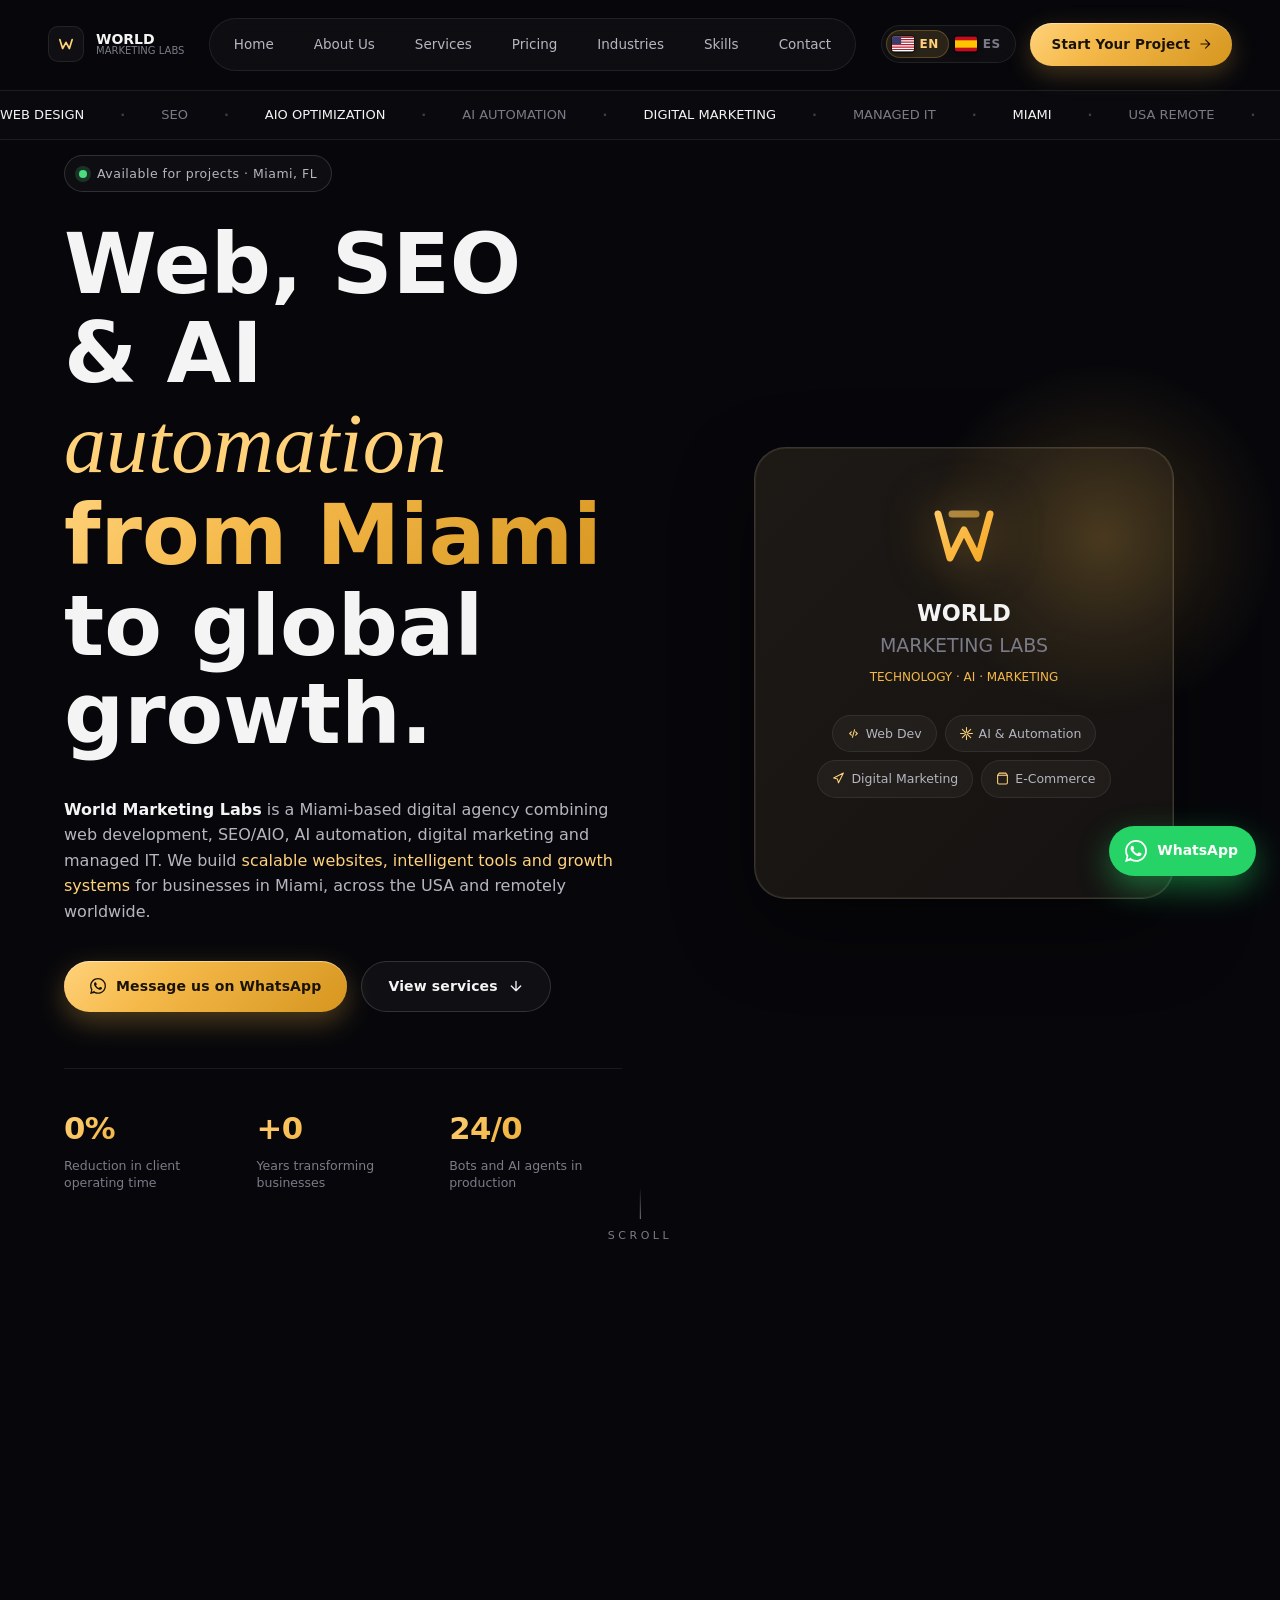
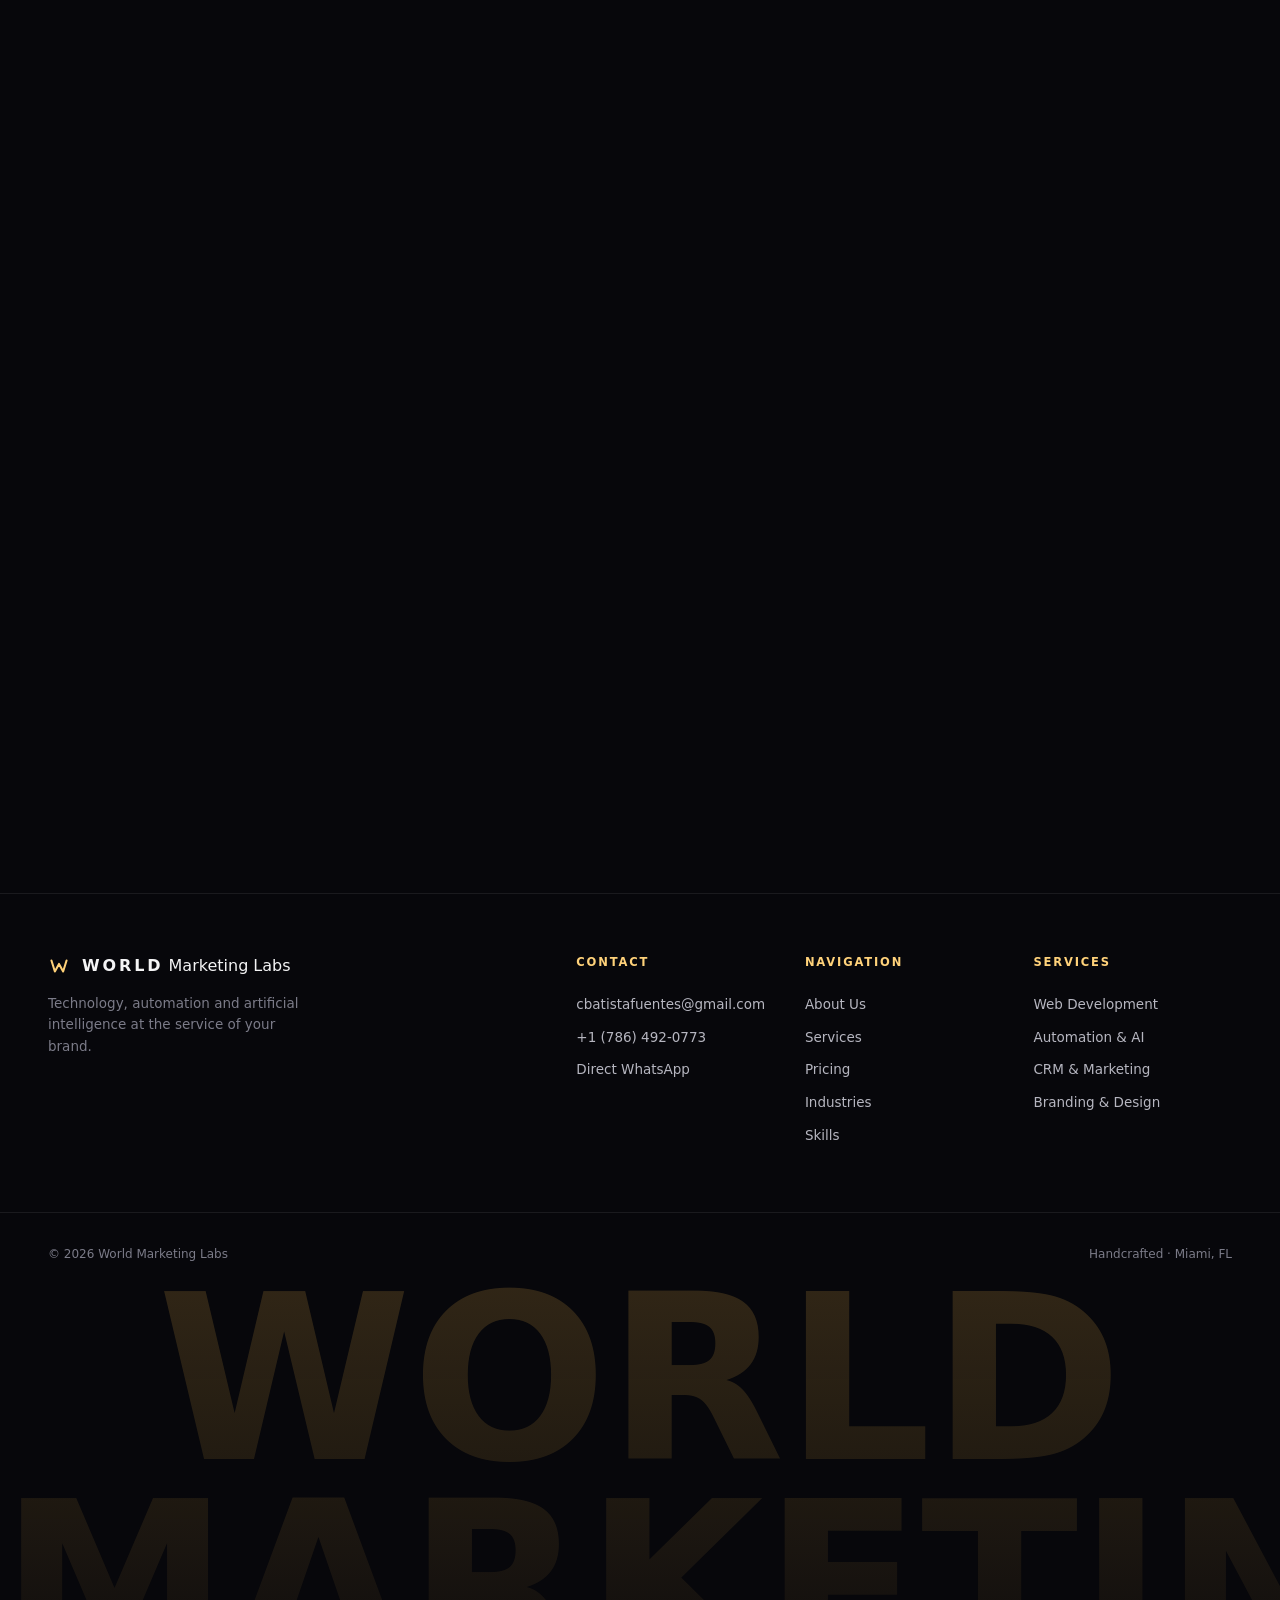
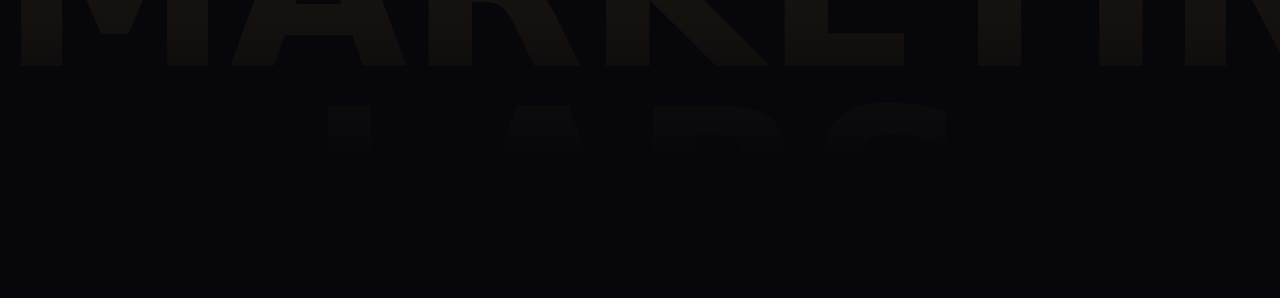
<file: index.html>
<!DOCTYPE html>
<html lang="en">
<head>
<meta charset="UTF-8" />
<meta name="viewport" content="width=device-width, initial-scale=1.0, viewport-fit=cover" />
<meta name="theme-color" content="#0a0a0f" />
<meta name="description" content="World Marketing Labs is a Miami digital agency for web design, SEO, AIO, AI automation, digital marketing and managed IT services across the USA and worldwide." />
<meta name="robots" content="index, follow, max-image-preview:large" />
<meta name="author" content="World Marketing Labs" />
<meta name="keywords" content="web design Miami, SEO Miami, AIO optimization, AI automation Miami, managed IT services Miami, digital marketing Miami, website development Miami" />
<link rel="canonical" href="https://www.worldmarketinglabs.com/" />
<meta property="og:title" content="World Marketing Labs | Web Design, SEO, AI &amp; Managed IT in Miami" />
<meta property="og:description" content="World Marketing Labs is a Miami digital agency for web design, SEO, AIO, AI automation, digital marketing and managed IT services across the USA and worldwide." />
<meta property="og:type" content="website" />
<meta property="og:url" content="https://www.worldmarketinglabs.com/" />
<meta property="og:site_name" content="World Marketing Labs" />
<meta property="og:locale" content="en_US" />
<meta property="og:locale:alternate" content="es_US" />
<meta property="og:image" content="https://www.worldmarketinglabs.com/assets/carlos.jpg" />
<meta name="twitter:card" content="summary_large_image" />
<meta name="twitter:title" content="World Marketing Labs | Web Design, SEO, AI &amp; Managed IT in Miami" />
<meta name="twitter:description" content="World Marketing Labs is a Miami digital agency for web design, SEO, AIO, AI automation, digital marketing and managed IT services across the USA and worldwide." />
<meta name="twitter:image" content="https://www.worldmarketinglabs.com/assets/carlos.jpg" />
<title>World Marketing Labs | Web Design, SEO, AI &amp; Managed IT in Miami</title>
<link rel="icon" type="image/svg+xml" href="/favicon.svg?v=3" />
<link rel="apple-touch-icon" href="/favicon.svg?v=3" />
<link rel="stylesheet" href="styles.min.css?v=20260612-marquee-title" />
<script type="application/ld+json">{"@context":"https://schema.org","@graph":[{"@type":["Organization","LocalBusiness","ProfessionalService"],"@id":"https://www.worldmarketinglabs.com/#business","name":"World Marketing Labs","url":"https://www.worldmarketinglabs.com/","telephone":"+1-786-492-0773","email":"cbatistafuentes@gmail.com","image":"https://www.worldmarketinglabs.com/assets/carlos.jpg","address":{"@type":"PostalAddress","addressLocality":"Miami","addressRegion":"FL","addressCountry":"US"},"areaServed":[{"@type":"City","name":"Miami"},{"@type":"State","name":"Florida"},{"@type":"Country","name":"United States"},{"@type":"Place","name":"Remote clients worldwide"}],"description":"Miami digital agency offering web design, website development, SEO, AIO optimization, AI automation, digital marketing, Google Ads, social media marketing, website maintenance and managed IT services.","slogan":"Websites, automation, marketing and IT systems that grow businesses."},{"@type":"WebSite","@id":"https://www.worldmarketinglabs.com/#website","url":"https://www.worldmarketinglabs.com/","name":"World Marketing Labs","publisher":{"@id":"https://www.worldmarketinglabs.com/#business"},"inLanguage":["en-US","es-US"]},{"@type":"WebPage","@id":"https://www.worldmarketinglabs.com/#webpage","url":"https://www.worldmarketinglabs.com/","name":"World Marketing Labs | Web Design, SEO, AI & Managed IT in Miami","description":"World Marketing Labs is a Miami digital agency for web design, SEO, AIO, AI automation, digital marketing and managed IT services across the USA and worldwide.","isPartOf":{"@id":"https://www.worldmarketinglabs.com/#website"},"about":{"@id":"https://www.worldmarketinglabs.com/#business"},"inLanguage":["en-US","es-US"]},{"@type":"OfferCatalog","@id":"https://www.worldmarketinglabs.com/#offers","name":"Web, SEO, AIO, Marketing, Automation and Managed IT Services","provider":{"@id":"https://www.worldmarketinglabs.com/#business"},"itemListElement":[{"@type":"Offer","name":"Basic Website Package","priceCurrency":"USD","price":"1000","itemOffered":{"@type":"Service","name":"Basic website or landing page"}},{"@type":"Offer","name":"Standard Website Package","priceCurrency":"USD","price":"1500","itemOffered":{"@type":"Service","name":"Custom website and SEO setup"}},{"@type":"Offer","name":"Growth Marketing Plan","priceCurrency":"USD","price":"879","itemOffered":{"@type":"Service","name":"Monthly SEO and marketing growth plan"}}]}]}</script>
</head>
<body>



<!-- ============ Background FX ============ -->
<div class="bg-fx" aria-hidden="true">
  <div class="bg-grid"></div>
  <div class="bg-aurora bg-aurora--1"></div>
  <div class="bg-aurora bg-aurora--2"></div>
  <div class="bg-aurora bg-aurora--3"></div>
  <div class="bg-noise"></div>
</div>

<!-- ============ Navbar ============ -->
<header class="nav" id="nav">
  <a href="#hero" class="nav__brand" data-cursor="link">
    <span class="nav__brand-mark">
      <svg viewBox="0 0 32 32" fill="none" xmlns="http://www.w3.org/2000/svg">
        <path d="M5 8 L10 24 L16 13 L22 24 L27 8" stroke="url(#gx)" stroke-width="3" stroke-linecap="round" stroke-linejoin="round"/><path d="M10 8 H22" stroke="url(#gx)" stroke-width="3" stroke-linecap="round" opacity=".62"/>
        <defs>
          <linearGradient id="gx" x1="0" y1="0" x2="32" y2="32">
            <stop offset="0" stop-color="#FFD27A"/>
            <stop offset="1" stop-color="#F59E0B"/>
          </linearGradient>
        </defs>
      </svg>
    </span>
    <span class="nav__brand-text">
      <strong>WORLD</strong>
      <em>Marketing Labs</em>
    </span>
  </a>

  <nav class="nav__links">
    <a href="/" data-i18n="nav.home">Home</a>
    <a href="/about" data-i18n="nav.about">About Us</a>
    <div class="has-dropdown">
      <a href="#services" data-cursor="link" data-i18n="nav.services">Services<svg class="chev" viewBox="0 0 10 6" fill="none"><path d="M1 1l4 4 4-4" stroke="currentColor" stroke-width="1.5" stroke-linecap="round"/></svg></a>
      <div class="nav__dropdown">
        <a href="/services/web-design"><svg viewBox="0 0 24 24" fill="none"><path d="M8 9l-3 3 3 3M16 9l3 3-3 3M14 5l-4 14" stroke="currentColor" stroke-width="2" stroke-linecap="round"/></svg><span data-i18n="nav.dd.web">Web Design & Dev</span></a>
        <a href="/services/ai-automation"><svg viewBox="0 0 24 24" fill="none"><circle cx="12" cy="12" r="3" stroke="currentColor" stroke-width="2"/><path d="M12 1v6M12 17v6M4.22 4.22l4.24 4.24M15.54 15.54l4.24 4.24M1 12h6M17 12h6M4.22 19.78l4.24-4.24M15.54 8.46l4.24-4.24" stroke="currentColor" stroke-width="2" stroke-linecap="round"/></svg><span data-i18n="nav.dd.ai">AI & Automation</span></a>
        <a href="/services/digital-marketing"><svg viewBox="0 0 24 24" fill="none"><path d="M3 11l18-9-9 18-2-7-7-2z" stroke="currentColor" stroke-width="2" stroke-linejoin="round"/></svg><span data-i18n="nav.dd.mkt">Digital Marketing</span></a>
        <a href="/services/seo"><svg viewBox="0 0 24 24" fill="none"><circle cx="11" cy="11" r="8" stroke="currentColor" stroke-width="2"/><path d="m21 21-4.35-4.35" stroke="currentColor" stroke-width="2" stroke-linecap="round"/></svg><span data-i18n="nav.dd.seo">SEO & AIO</span></a>
        <a href="/services/google-ads"><svg viewBox="0 0 24 24" fill="none"><rect x="3" y="3" width="18" height="18" rx="2" stroke="currentColor" stroke-width="2"/><path d="M3 9h18M9 21V9" stroke="currentColor" stroke-width="2"/></svg><span data-i18n="nav.dd.gads">Google Ads</span></a>
        <a href="/services/social-media"><svg viewBox="0 0 24 24" fill="none"><path d="M18 2h-3a5 5 0 00-5 5v3H7v4h3v8h4v-8h3l1-4h-4V7a1 1 0 011-1h3z" stroke="currentColor" stroke-width="2" stroke-linejoin="round"/></svg><span data-i18n="nav.dd.social">Social Media Marketing</span></a>
        <a href="/services/social-management"><svg viewBox="0 0 24 24" fill="none"><path d="M17 21v-2a4 4 0 00-4-4H5a4 4 0 00-4 4v2M9 11a4 4 0 100-8 4 4 0 000 8z" stroke="currentColor" stroke-width="2" stroke-linecap="round"/></svg><span data-i18n="nav.dd.mgmt">Social Management</span></a>
        <a href="/services/ecommerce"><svg viewBox="0 0 24 24" fill="none"><path d="M6 2L3 6v14a2 2 0 002 2h14a2 2 0 002-2V6l-3-4z" stroke="currentColor" stroke-width="2" stroke-linejoin="round"/><line x1="3" y1="6" x2="21" y2="6" stroke="currentColor" stroke-width="2"/></svg><span data-i18n="nav.dd.ecom">E-Commerce</span></a>
      </div>
    </div>
    <a href="#pricing" data-cursor="link" data-i18n="nav.pricing">Pricing</a>
    <a href="#industries" data-cursor="link" data-i18n="nav.industries">Industries</a>
    <a href="#skills" data-cursor="link" data-i18n="nav.skills">Skills</a>
    <a href="#contact" data-cursor="link" data-i18n="nav.contact">Contact</a>
  </nav>

  <div class="nav__right">
    <div class="langswitch" role="group" aria-label="Language">
      <button class="langswitch__btn" data-lang="en" data-cursor="link" aria-label="English">
        <span class="langswitch__flag" aria-hidden="true">
          <svg viewBox="0 0 36 24" xmlns="http://www.w3.org/2000/svg">
            <rect width="36" height="24" fill="#fff"/>
            <path d="M0 0h36v2H0zm0 4h36v2H0zm0 4h36v2H0zm0 4h36v2H0zm0 4h36v2H0zm0 4h36v2H0z" fill="#b22234"/>
            <rect width="15" height="12" fill="#3c3b6e"/>
          </svg>
        </span>
        <span>EN</span>
      </button>
      <button class="langswitch__btn" data-lang="es" data-cursor="link" aria-label="Español">
        <span class="langswitch__flag" aria-hidden="true">
          <svg viewBox="0 0 36 24" xmlns="http://www.w3.org/2000/svg">
            <rect width="36" height="24" fill="#c60b1e"/>
            <rect y="6" width="36" height="12" fill="#ffc400"/>
          </svg>
        </span>
        <span>ES</span>
      </button>
    </div>

    <a href="/#contact" class="nav__cta magnetic" data-cursor="link" data-wa="hero.wa.msg">
      <span data-i18n="nav.cta">Start Your Project</span>
      <svg viewBox="0 0 24 24" fill="none"><path d="M5 12h14M13 5l7 7-7 7" stroke="currentColor" stroke-width="2" stroke-linecap="round" stroke-linejoin="round"/></svg>
    </a>
  </div>

  <button class="nav__burger" id="burger" aria-label="Menu">
    <span></span><span></span>
  </button>
</header>

<!-- Mobile Menu -->
<div class="mmenu" id="mmenu">
  <div class="mmenu__panels" id="mmenuPanels">

    <!-- Panel 1: Main -->
    <div class="mmenu__panel mmenu__panel--main">
      <a href="/" data-i18n="nav.home">Home</a>
      <a href="/about" data-i18n="nav.about">About Us</a>
      <button class="mmenu__has-sub" id="mmenuServicesTrigger">
        <span data-i18n="nav.services">Services</span>
        <svg viewBox="0 0 24 24" fill="none"><path d="M9 18l6-6-6-6" stroke="currentColor" stroke-width="2" stroke-linecap="round" stroke-linejoin="round"/></svg>
      </button>
      <a href="#pricing" data-i18n="nav.pricing">Pricing</a>
      <a href="#industries" data-i18n="nav.industries">Industries</a>
      <a href="#skills" data-i18n="nav.skills">Skills</a>
      <a href="#contact" data-i18n="nav.contact">Contact</a>

      <div class="langswitch langswitch--mobile" role="group" aria-label="Language">
        <button class="langswitch__btn" data-lang="en" aria-label="English">
          <span class="langswitch__flag" aria-hidden="true">
            <svg viewBox="0 0 36 24" xmlns="http://www.w3.org/2000/svg">
              <rect width="36" height="24" fill="#fff"/>
              <path d="M0 0h36v2H0zm0 4h36v2H0zm0 4h36v2H0zm0 4h36v2H0zm0 4h36v2H0zm0 4h36v2H0z" fill="#b22234"/>
              <rect width="15" height="12" fill="#3c3b6e"/>
            </svg>
          </span>
          <span>English</span>
        </button>
        <button class="langswitch__btn" data-lang="es" aria-label="Español">
          <span class="langswitch__flag" aria-hidden="true">
            <svg viewBox="0 0 36 24" xmlns="http://www.w3.org/2000/svg">
              <rect width="36" height="24" fill="#c60b1e"/>
              <rect y="6" width="36" height="12" fill="#ffc400"/>
            </svg>
          </span>
          <span>Español</span>
        </button>
      </div>

      <a href="/#contact" class="mmenu__cta" data-i18n="nav.cta.mobile" data-wa="hero.wa.msg">Start Your Project</a>
    </div>

    <!-- Panel 2: Services -->
    <div class="mmenu__panel mmenu__panel--services">
      <button class="mmenu__back" id="mmenuBack">
        <svg viewBox="0 0 24 24" fill="none"><path d="M15 18l-6-6 6-6" stroke="currentColor" stroke-width="2" stroke-linecap="round" stroke-linejoin="round"/></svg>
        <span data-i18n="nav.back">Back</span>
      </button>
      <p class="mmenu__heading" data-i18n="nav.services">Services</p>
      <a href="/services/web-design" data-i18n="nav.dd.web">Web Design</a>
      <a href="/services/ai-automation" data-i18n="nav.dd.ai">AI &amp; Automation</a>
      <a href="/services/digital-marketing" data-i18n="nav.dd.mkt">Digital Marketing</a>
      <a href="/services/seo" data-i18n="nav.dd.seo">SEO &amp; AIO</a>
      <a href="/services/google-ads" data-i18n="nav.dd.gads">Google Ads</a>
      <a href="/services/social-media" data-i18n="nav.dd.social">Social Media</a>
      <a href="/services/social-management" data-i18n="nav.dd.mgmt">Social Management</a>
      <a href="/services/ecommerce" data-i18n="nav.dd.ecom">E-Commerce</a>
    </div>

  </div>
</div>

<main>

<!-- ============ HERO ============ -->
<section class="hero" id="hero">
  <div class="hero__marquee" aria-hidden="true">
    <div class="marquee__track" id="marqueeTrack"></div>
  </div>

  <div class="hero__inner">

    <div class="hero__left">
      <div class="badge">
        <span class="badge__dot"></span>
        <span data-i18n="hero.badge">Available for projects · Miami, FL</span>
      </div>

      <h1 class="hero__title">
        <span class="line" data-i18n="hero.title.1">Web, SEO & AI</span>
        <span class="line" data-i18n-html="hero.title.2"><em>automation</em></span>
        <span class="line line--accent" data-i18n="hero.title.3">from Miami</span>
        <span class="line" data-i18n="hero.title.4">to global growth.</span>
      </h1>

      <p class="hero__lead" data-i18n-html="hero.lead">
        <strong>World Marketing Labs</strong> is a Miami-based digital agency combining web development, SEO/AIO, AI automation, digital marketing and managed IT. We build <em>scalable websites, intelligent tools and growth systems</em> for businesses in Miami, across the USA and remotely worldwide.
      </p>

      <div class="hero__ctas">
        <a href="/#contact" class="btn btn--primary magnetic" data-cursor="link" data-wa="hero.wa.msg">
          <svg viewBox="0 0 24 24" fill="currentColor"><path d="M.057 24l1.687-6.163a11.867 11.867 0 01-1.587-5.946C.16 5.335 5.495 0 12.05 0a11.817 11.817 0 018.413 3.488 11.824 11.824 0 013.48 8.414c-.003 6.557-5.338 11.892-11.893 11.892a11.9 11.9 0 01-5.688-1.448L.057 24zm6.597-3.807c1.676.995 3.276 1.591 5.392 1.592 5.448 0 9.886-4.434 9.889-9.885.002-5.462-4.415-9.89-9.881-9.892-5.452 0-9.887 4.434-9.889 9.884a9.86 9.86 0 001.582 5.328l-1.001 3.667 3.908-1.694zm11.387-5.464c-.074-.124-.272-.198-.57-.347-.297-.149-1.758-.868-2.031-.967-.272-.099-.47-.149-.669.149-.198.297-.768.967-.941 1.165-.173.198-.347.223-.644.074-.297-.149-1.255-.462-2.39-1.475-.883-.788-1.48-1.761-1.653-2.059-.173-.297-.018-.458.13-.606.134-.133.297-.347.446-.521.151-.172.2-.296.3-.495.099-.198.05-.371-.025-.52-.075-.149-.669-1.612-.916-2.207-.242-.579-.487-.5-.669-.51l-.57-.01c-.198 0-.52.074-.792.372s-1.04 1.016-1.04 2.479 1.065 2.876 1.213 3.074c.149.198 2.095 3.2 5.076 4.487.709.306 1.263.489 1.694.626.712.226 1.36.194 1.872.118.571-.085 1.758-.719 2.006-1.413.248-.694.248-1.289.173-1.413z"/></svg>
          <span data-i18n="hero.cta.wa">Message us on WhatsApp</span>
        </a>
        <a href="#services" class="btn btn--ghost magnetic" data-cursor="link">
          <span data-i18n="hero.cta.services">View services</span>
          <svg viewBox="0 0 24 24" fill="none"><path d="M12 5v14M5 12l7 7 7-7" stroke="currentColor" stroke-width="2" stroke-linecap="round" stroke-linejoin="round"/></svg>
        </a>
      </div>

      <div class="hero__stats">
        <div class="stat">
          <div class="stat__num"><span class="counter" data-to="40">0</span>%</div>
          <div class="stat__lbl" data-i18n="hero.stats.1">Reduction in client operating time</div>
        </div>
        <div class="stat">
          <div class="stat__num">+<span class="counter" data-to="6">0</span></div>
          <div class="stat__lbl" data-i18n="hero.stats.2">Years transforming businesses</div>
        </div>
        <div class="stat">
          <div class="stat__num">24/<span class="counter" data-to="7">0</span></div>
          <div class="stat__lbl" data-i18n="hero.stats.3">Bots and AI agents in production</div>
        </div>
      </div>
    </div>

    <aside class="hero__right">
      <div class="company-visual" data-tilt>
        <div class="company-visual__logo">
          <svg viewBox="0 0 80 80" fill="none" xmlns="http://www.w3.org/2000/svg">
            <defs>
              <linearGradient id="logoBig" x1="0" y1="0" x2="80" y2="80" gradientUnits="userSpaceOnUse">
                <stop offset="0" stop-color="#FFD27A"/>
                <stop offset="1" stop-color="#F59E0B"/>
              </linearGradient>
            </defs>
            <path d="M14 18 L26 62 L40 34 L54 62 L66 18" stroke="url(#logoBig)" stroke-width="7" stroke-linecap="round" stroke-linejoin="round"/>
            <path d="M28 18 H52" stroke="url(#logoBig)" stroke-width="7" stroke-linecap="round" opacity=".62"/>
          </svg>
        </div>
        <div class="company-visual__name"><strong>WORLD</strong><em>Marketing Labs</em></div>
        <p class="company-visual__tagline" data-i18n="hero.company.tagline">Technology · AI · Marketing</p>
        <div class="company-visual__chips">
          <span><svg viewBox="0 0 24 24" fill="none"><path d="M8 9l-3 3 3 3M16 9l3 3-3 3M14 5l-4 14" stroke="currentColor" stroke-width="2" stroke-linecap="round"/></svg>Web Dev</span>
          <span><svg viewBox="0 0 24 24" fill="none"><circle cx="12" cy="12" r="3" stroke="currentColor" stroke-width="2"/><path d="M12 1v6M12 17v6M4.22 4.22l4.24 4.24M15.54 15.54l4.24 4.24M1 12h6M17 12h6M4.22 19.78l4.24-4.24M15.54 8.46l4.24-4.24" stroke="currentColor" stroke-width="2" stroke-linecap="round"/></svg>AI &amp; Automation</span>
          <span><svg viewBox="0 0 24 24" fill="none"><path d="M3 11l18-9-9 18-2-7-7-2z" stroke="currentColor" stroke-width="2" stroke-linejoin="round"/></svg>Digital Marketing</span>
          <span><svg viewBox="0 0 24 24" fill="none"><path d="M6 2L3 6v14a2 2 0 002 2h14a2 2 0 002-2V6l-3-4z" stroke="currentColor" stroke-width="2" stroke-linejoin="round"/><line x1="3" y1="6" x2="21" y2="6" stroke="currentColor" stroke-width="2"/></svg>E-Commerce</span>
        </div>
        <a href="/about" class="company-visual__cta" data-i18n="hero.company.cta">Meet the team →</a>
      </div>
    </aside>

  </div>

  <a href="#services" class="scrollhint" aria-label="Scroll">
    <span class="scrollhint__line"></span>
    <span data-i18n="hero.scroll">scroll</span>
  </a>
</section>

<!-- ============ SERVICES ============ -->
<section class="section services" id="services">
  <div class="section__head">
    <div class="eyebrow"><span>01</span> <span data-i18n="services.eyebrow">Services</span></div>
    <h2 class="section__title" data-i18n-html="services.title">
      What we build for <br/><span class="ink">brands that want to scale.</span>
    </h2>
    <p class="section__sub" data-i18n="services.subtitle">
      A complete ecosystem: from product development to customer acquisition, automation and follow-up. All under one strategy.
    </p>
  </div>

  <div class="bento">

    <article class="bento__card bento--lg" data-tilt>
      <div class="bento__icon">
        <svg viewBox="0 0 24 24" fill="none"><path d="M8 9l-3 3 3 3M16 9l3 3-3 3M14 5l-4 14" stroke="currentColor" stroke-width="2" stroke-linecap="round" stroke-linejoin="round"/></svg>
      </div>
      <h3 data-i18n="services.1.title">Full Stack Web Development</h3>
      <p data-i18n="services.1.desc">Corporate websites, e-commerce and custom platforms. React, Next.js, Node.js, Python and modern databases. Extreme optimization, technical SEO and user experiences that convert.</p>
      <ul class="bento__list">
        <li data-i18n="services.1.li1">High-performance sites and landing pages</li>
        <li data-i18n="services.1.li2">SaaS platforms and dashboards</li>
        <li data-i18n="services.1.li3">API and webhook integration</li>
        <li data-i18n="services.1.li4">MongoDB / MySQL databases</li>
      </ul>
      <a href="/services/web-design" class="bento__more" data-i18n="services.more.web">Explore Web Design -></a>
    </article>

    <article class="bento__card" data-tilt>
      <div class="bento__icon">
        <svg viewBox="0 0 24 24" fill="none"><circle cx="12" cy="12" r="3" stroke="currentColor" stroke-width="2"/><path d="M12 1v6M12 17v6M4.22 4.22l4.24 4.24M15.54 15.54l4.24 4.24M1 12h6M17 12h6M4.22 19.78l4.24-4.24M15.54 8.46l4.24-4.24" stroke="currentColor" stroke-width="2" stroke-linecap="round"/></svg>
      </div>
      <h3 data-i18n="services.2.title">Automation & AI</h3>
      <p data-i18n="services.2.desc">Intelligent agents with ChatGPT, Claude, Gemini and more. Bots for replies, appointments, follow-up and support. Automated flows that work 24/7 for you.</p>
      <a href="/services/ai-automation" class="bento__more" data-i18n="services.more.ai">Explore AI Automation -></a>
    </article>

    <article class="bento__card" data-tilt>
      <div class="bento__icon">
        <svg viewBox="0 0 24 24" fill="none"><path d="M3 12h4l3-9 4 18 3-9h4" stroke="currentColor" stroke-width="2" stroke-linecap="round" stroke-linejoin="round"/></svg>
      </div>
      <h3 data-i18n="services.3.title">CRM & Marketing Automation</h3>
      <p data-i18n="services.3.desc">GoHighLevel implementation and configuration. Funnels, email & SMS marketing, lead generation and end-to-end customer journey automation.</p>
      <a href="/services/digital-marketing" class="bento__more" data-i18n="services.more.crm">Explore CRM and Marketing -></a>
    </article>

    <article class="bento__card bento--lg" data-tilt>
      <div class="bento__icon">
        <svg viewBox="0 0 24 24" fill="none"><path d="M3 11l18-9-9 18-2-7-7-2z" stroke="currentColor" stroke-width="2" stroke-linejoin="round"/></svg>
      </div>
      <h3 data-i18n="services.4.title">Digital Marketing & Paid Ads</h3>
      <p data-i18n="services.4.desc">Campaigns on Meta Business Manager (Facebook · Instagram · WhatsApp), Google Ads and TikTok Ads. SEO + AIO Optimization. Strategies focused on conversions and measurable ROI.</p>
      <ul class="bento__list">
        <li data-i18n="services.4.li1">Targeted ads and high-impact creatives</li>
        <li data-i18n="services.4.li2">Sales funnels and smart remarketing</li>
        <li data-i18n="services.4.li3">Clear reporting: leads, cost per acquisition, ROI</li>
      </ul>
      <a href="/services/google-ads" class="bento__more" data-i18n="services.more.ads">Explore Google Ads -></a>
    </article>

    <article class="bento__card" data-tilt>
      <div class="bento__icon">
        <svg viewBox="0 0 24 24" fill="none"><rect x="3" y="4" width="18" height="16" rx="2" stroke="currentColor" stroke-width="2"/><path d="M3 10h18M7 14h4" stroke="currentColor" stroke-width="2" stroke-linecap="round"/></svg>
      </div>
      <h3 data-i18n="services.5.title">IT Infrastructure</h3>
      <p data-i18n="services.5.desc">Server, domain and hosting administration on GoDaddy, AWS, Vercel and Netlify. Security, monitoring and continuous web optimization.</p>
    </article>

    <article class="bento__card" data-tilt>
      <div class="bento__icon">
        <svg viewBox="0 0 24 24" fill="none"><path d="M12 2l9 4-9 4-9-4 9-4zM3 10l9 4 9-4M3 14l9 4 9-4" stroke="currentColor" stroke-width="2" stroke-linejoin="round"/></svg>
      </div>
      <h3 data-i18n="services.6.title">Graphic Design & Branding</h3>
      <p data-i18n="services.6.desc">Visual identity, ad creatives, editorial design and digital content. Photoshop, Canva and creative direction in the service of conversion.</p>
    </article>

  </div>
</section>

<!-- ============ PRICING ============ -->
<section class="section pricing" id="pricing">
  <div class="section__head section__head--split">
    <div>
      <div class="eyebrow"><span>02</span> <span data-i18n="pricing.eyebrow">Website pricing</span></div>
      <h2 class="section__title" data-i18n-html="pricing.title">
        Professional web solutions <br/><span class="ink">for every growth stage.</span>
      </h2>
    </div>
    <p class="section__sub" data-i18n="pricing.subtitle">
      Clear fixed-price ranges for landing pages, custom business websites and advanced e-commerce builds. Every package is responsive, performance-focused and built with SEO foundations from day one.
    </p>
  </div>

  <div class="pricing-table" aria-label="Website creation package comparison">
    <div class="pricing-table__row pricing-table__head">
      <div data-i18n="pricing.features">Features</div>
      <div><strong data-i18n="pricing.basic">Basic</strong><span>$1,000 - $1,200</span><small data-i18n="pricing.fixed">Fixed price</small></div>
      <div><strong data-i18n="pricing.standard">Standard</strong><span>$1,500 - $3,300</span><small data-i18n="pricing.fixed">Fixed price</small></div>
      <div><strong data-i18n="pricing.advanced">Advanced</strong><span>$3,000 - $5,000+</span><small data-i18n="pricing.fixed">Fixed price</small></div>
    </div>
    <div class="pricing-table__row"><div data-i18n="pricing.f1">Basic website or landing page</div><span class="check">✓</span><span class="check">✓</span><span class="check">✓</span></div>
    <div class="pricing-table__row"><div data-i18n="pricing.f2">Custom WordPress website</div><span class="dash">-</span><span class="check">✓</span><span class="check">✓</span></div>
    <div class="pricing-table__row"><div data-i18n="pricing.f3">Large-scale e-commerce website</div><span class="dash">-</span><span class="dash">-</span><span class="check">✓</span></div>
    <div class="pricing-table__row"><div data-i18n="pricing.f4">Custom web design</div><span class="check">✓</span><span class="check">✓</span><span class="check">✓</span></div>
    <div class="pricing-table__row"><div data-i18n="pricing.f5">100% responsive design</div><span class="check">✓</span><span class="check">✓</span><span class="check">✓</span></div>
    <div class="pricing-table__row"><div data-i18n="pricing.f6">Basic SEO optimization</div><span class="check">✓</span><span class="check">✓</span><span class="check">✓</span></div>
    <div class="pricing-table__row"><div data-i18n="pricing.f7">Advanced SEO and AIO optimization</div><span class="dash">-</span><span class="check">✓</span><span class="check">✓</span></div>
    <div class="pricing-table__row"><div data-i18n="pricing.f8">Speed optimization</div><span class="check">✓</span><span class="check">✓</span><span class="check">✓</span></div>
    <div class="pricing-table__row"><div data-i18n="pricing.f9">Technical support</div><span data-i18n="pricing.support.basic">15 days</span><span data-i18n="pricing.support.standard">30 days</span><span data-i18n="pricing.support.advanced">60 days</span></div>
    <div class="pricing-table__row"><div data-i18n="pricing.f10">Basic training for management</div><span class="check">✓</span><span class="check">✓</span><span class="check">✓</span></div>
  </div>

  <div class="pricing-mobile">
    <article class="price-card">
      <span class="price-card__icon"><svg viewBox="0 0 24 24" fill="none"><path d="M5 19l14-14M6 9l-1-4 4 1M15 18l4 1-1-4" stroke="currentColor" stroke-width="2" stroke-linecap="round" stroke-linejoin="round"/></svg></span>
      <h3 data-i18n="pricing.basic">Basic</h3><p>$1,000 - $1,200</p>
      <ul><li data-i18n="pricing.f1">Basic website or landing page</li><li data-i18n="pricing.f4">Custom web design</li><li data-i18n="pricing.f6">Basic SEO optimization</li><li data-i18n="pricing.support.basic">15 days</li></ul>
    </article>
    <article class="price-card price-card--featured">
      <span class="price-card__icon"><svg viewBox="0 0 24 24" fill="none"><path d="M4 19V5M4 19h16M8 16v-5M12 16V8M16 16v-8M20 5l-4 4-3-3-5 5" stroke="currentColor" stroke-width="2" stroke-linecap="round" stroke-linejoin="round"/></svg></span>
      <h3 data-i18n="pricing.standard">Standard</h3><p>$1,500 - $3,300</p>
      <ul><li data-i18n="pricing.f2">Custom WordPress website</li><li data-i18n="pricing.f7">Advanced SEO and AIO optimization</li><li data-i18n="pricing.f8">Speed optimization</li><li data-i18n="pricing.support.standard">30 days</li></ul>
    </article>
    <article class="price-card">
      <span class="price-card__icon"><svg viewBox="0 0 24 24" fill="none"><path d="M5 16l-2-8 5 3 4-7 4 7 5-3-2 8H5zM5 20h14" stroke="currentColor" stroke-width="2" stroke-linecap="round" stroke-linejoin="round"/></svg></span>
      <h3 data-i18n="pricing.advanced">Advanced</h3><p>$3,000 - $5,000+</p>
      <ul><li data-i18n="pricing.f3">Large-scale e-commerce website</li><li data-i18n="pricing.f5">100% responsive design</li><li data-i18n="pricing.f7">Advanced SEO and AIO optimization</li><li data-i18n="pricing.support.advanced">60 days</li></ul>
    </article>
  </div>
</section>

<!-- ============ MAINTENANCE ============ -->
<section class="section maintenance" id="maintenance">
  <div class="section__head">
    <div class="eyebrow"><span>03</span> <span data-i18n="maintenance.eyebrow">Maintenance + SEO</span></div>
    <h2 class="section__title" data-i18n-html="maintenance.title">
      Monthly growth plans that keep <br/><span class="ink">your website visible and healthy.</span>
    </h2>
    <p class="section__sub" data-i18n="maintenance.subtitle">
      Website maintenance, SEO, Google Business Profile activity, content production, backlinks and reporting for brands that want consistent visibility in Google, Bing and AI-assisted search.
    </p>
  </div>

  <div class="plan-grid">
    <article class="plan-card">
      <div class="plan-card__top">
        <span class="price-card__icon"><svg viewBox="0 0 24 24" fill="none"><path d="M5 19l14-14M6 9l-1-4 4 1M15 18l4 1-1-4" stroke="currentColor" stroke-width="2" stroke-linecap="round" stroke-linejoin="round"/></svg></span>
        <h3 data-i18n-html="maintenance.basic.title">Basic <span>SEO Plan</span></h3>
        <p data-i18n="maintenance.basic.desc">Ideal to start positioning your business online.</p>
      </div>
      <div class="plan-card__price"><span>$</span>379<small data-i18n="maintenance.month">/month</small></div>
      <a href="/#contact" class="plan-card__cta" data-wa="maintenance.basic.wa"><span data-i18n="maintenance.basic.cta">View Basic SEO Plan</span><svg viewBox="0 0 24 24" fill="none"><path d="M5 12h14M13 5l7 7-7 7" stroke="currentColor" stroke-width="2" stroke-linecap="round" stroke-linejoin="round"/></svg></a>
      <ul class="plan-list">
        <li data-i18n="maintenance.basic.1">Initial SEO audit</li><li data-i18n="maintenance.basic.2">Plugin and SEO updates</li><li data-i18n="maintenance.basic.3">On-page SEO optimization</li><li data-i18n="maintenance.basic.4">2 blog articles per month</li><li data-i18n="maintenance.basic.5">4 Google Business Profile posts per month</li><li data-i18n="maintenance.basic.6">Advanced keyword research</li>
      </ul>
    </article>
    <article class="plan-card plan-card--popular">
      <div class="plan-card__badge" data-i18n="maintenance.popular">Most popular</div>
      <div class="plan-card__top">
        <span class="price-card__icon"><svg viewBox="0 0 24 24" fill="none"><path d="M4 19V5M4 19h16M8 16v-5M12 16V8M16 16v-8M20 5l-4 4-3-3-5 5" stroke="currentColor" stroke-width="2" stroke-linecap="round" stroke-linejoin="round"/></svg></span>
        <h3 data-i18n-html="maintenance.growth.title">Growth <span>Marketing Plan</span></h3>
        <p data-i18n="maintenance.growth.desc">The essentials to grow your online presence.</p>
      </div>
      <div class="plan-card__price"><span>$</span>879<small data-i18n="maintenance.month">/month</small></div>
      <a href="/#contact" class="plan-card__cta" data-wa="maintenance.growth.wa"><span data-i18n="maintenance.growth.cta">Talk About Growth Plan</span><svg viewBox="0 0 24 24" fill="none"><path d="M5 12h14M13 5l7 7-7 7" stroke="currentColor" stroke-width="2" stroke-linecap="round" stroke-linejoin="round"/></svg></a>
      <ul class="plan-list">
        <li data-i18n="maintenance.growth.1">Everything in the Basic Plan</li><li data-i18n="maintenance.growth.2">Web hosting included ($40/month value)</li><li data-i18n="maintenance.growth.3">10 blog articles per month</li><li data-i18n="maintenance.growth.4">8 GBP posts per month</li><li data-i18n="maintenance.growth.5">Basic backlink building</li><li data-i18n="maintenance.growth.6">Local citations</li><li data-i18n="maintenance.growth.7">Monthly progress reports</li><li data-i18n="maintenance.growth.8">Discount on AI functions</li>
      </ul>
    </article>
    <article class="plan-card">
      <div class="plan-card__top">
        <span class="price-card__icon"><svg viewBox="0 0 24 24" fill="none"><path d="M5 16l-2-8 5 3 4-7 4 7 5-3-2 8H5zM5 20h14" stroke="currentColor" stroke-width="2" stroke-linecap="round" stroke-linejoin="round"/></svg></span>
        <h3 data-i18n-html="maintenance.custom.title">Custom <span>Plan</span></h3>
        <p data-i18n="maintenance.custom.desc">Advanced strategies for larger-scale results.</p>
      </div>
      <div class="plan-card__price"><span>$</span>1k-10k<small data-i18n="maintenance.month">/month</small></div>
      <a href="/#contact" class="plan-card__cta" data-wa="maintenance.custom.wa"><span data-i18n="maintenance.custom.cta">View Custom SEO Plan</span><svg viewBox="0 0 24 24" fill="none"><path d="M5 12h14M13 5l7 7-7 7" stroke="currentColor" stroke-width="2" stroke-linecap="round" stroke-linejoin="round"/></svg></a>
      <ul class="plan-list">
        <li data-i18n="maintenance.custom.1">Everything in the Growth Plan</li><li data-i18n="maintenance.custom.2">Web hosting included ($40/month value)</li><li data-i18n="maintenance.custom.3">Advanced backlink building</li><li data-i18n="maintenance.custom.4">Local SEO heat maps</li><li data-i18n="maintenance.custom.5">Advanced GBP management</li><li data-i18n="maintenance.custom.6">Custom landing pages</li><li data-i18n="maintenance.custom.7">And much more</li>
      </ul>
    </article>
  </div>
</section>

<!-- ============ INDUSTRIES ============ -->
<section class="section industries" id="industries">
  <div class="section__head section__head--split">
    <div>
      <div class="eyebrow"><span>04</span> <span data-i18n="industries.eyebrow">Managed IT by sector</span></div>
      <h2 class="section__title" data-i18n-html="industries.title">
        IT services adapted to <br/><span class="ink">the way your industry works.</span>
      </h2>
    </div>
    <p class="section__sub" data-i18n="industries.subtitle">
      We support local Miami teams and remote organizations across the USA with managed IT, cloud tools, website care, automation, security basics and reliable technical support.
    </p>
  </div>

  <div class="industry-grid">
    <article class="industry-card"><span class="industry-card__icon"><svg viewBox="0 0 24 24" fill="none"><path d="M10 4h4v6h6v4h-6v6h-4v-6H4v-4h6V4z" stroke="currentColor" stroke-width="2" stroke-linejoin="round"/></svg></span><h3 data-i18n="industries.health.title">Healthcare</h3><p data-i18n="industries.health.desc">IT services for medical practices, clinics and pharmaceutical businesses.</p></article>
    <article class="industry-card"><span class="industry-card__icon"><svg viewBox="0 0 24 24" fill="none"><path d="M12 3v18M5 7h14M7 7l-4 7h8L7 7zM17 7l-4 7h8l-4-7z" stroke="currentColor" stroke-width="2" stroke-linecap="round" stroke-linejoin="round"/></svg></span><h3 data-i18n="industries.law.title">Law firms</h3><p data-i18n="industries.law.desc">IT services for solo attorneys and multi-location legal offices.</p></article>
    <article class="industry-card"><span class="industry-card__icon"><svg viewBox="0 0 24 24" fill="none"><path d="M4 8c0 1.7 3.6 3 8 3s8-1.3 8-3-3.6-3-8-3-8 1.3-8 3zM4 8v8c0 1.7 3.6 3 8 3s8-1.3 8-3V8M8 14h8" stroke="currentColor" stroke-width="2" stroke-linecap="round"/></svg></span><h3 data-i18n="industries.finance.title">Finance</h3><p data-i18n="industries.finance.desc">IT support for CPAs, financial firms and investment businesses.</p></article>
    <article class="industry-card"><span class="industry-card__icon"><svg viewBox="0 0 24 24" fill="none"><path d="M14 4l6 6-4 4-2-2-6 6-4-4 6-6-2-2 6-2z" stroke="currentColor" stroke-width="2" stroke-linejoin="round"/></svg></span><h3 data-i18n="industries.construction.title">Construction</h3><p data-i18n="industries.construction.desc">IT services for real estate companies, builders and contractors.</p></article>
    <article class="industry-card"><span class="industry-card__icon"><svg viewBox="0 0 24 24" fill="none"><path d="M3 7h11v10H3zM14 11h4l3 3v3h-7zM6 19a2 2 0 100-4 2 2 0 000 4zM18 19a2 2 0 100-4 2 2 0 000 4z" stroke="currentColor" stroke-width="2" stroke-linejoin="round"/></svg></span><h3 data-i18n="industries.distribution.title">Distribution / Wholesale</h3><p data-i18n="industries.distribution.desc">IT support and workflow solutions for distribution and wholesale operations.</p></article>
    <article class="industry-card"><span class="industry-card__icon"><svg viewBox="0 0 24 24" fill="none"><path d="M5 9h14l-1 11H6L5 9zM8 9a4 4 0 018 0M9 13h6" stroke="currentColor" stroke-width="2" stroke-linecap="round" stroke-linejoin="round"/></svg></span><h3 data-i18n="industries.retail.title">Retail</h3><p data-i18n="industries.retail.desc">Managed IT, website care and digital systems for retail stores.</p></article>
    <article class="industry-card"><span class="industry-card__icon"><svg viewBox="0 0 24 24" fill="none"><path d="M4 20h16M6 20V9l6-4 6 4v11M9 13h6M9 17h6" stroke="currentColor" stroke-width="2" stroke-linecap="round" stroke-linejoin="round"/></svg></span><h3 data-i18n="industries.nonprofit.title">Nonprofits</h3><p data-i18n="industries.nonprofit.desc">IT support for nonprofits in education, arts, community work and more.</p></article>
    <article class="industry-card"><span class="industry-card__icon"><svg viewBox="0 0 24 24" fill="none"><path d="M7 16a5 5 0 0110 0v2H7v-2zM9 8a3 3 0 106 0 3 3 0 00-6 0zM4 12h2M18 12h2" stroke="currentColor" stroke-width="2" stroke-linecap="round" stroke-linejoin="round"/></svg></span><h3 data-i18n="industries.tech.title">IT companies</h3><p data-i18n="industries.tech.desc">Support and staffing-oriented technology solutions for IT teams.</p></article>
    <article class="industry-card"><span class="industry-card__icon"><svg viewBox="0 0 24 24" fill="none"><path d="M4 21V9l8-6 8 6v12M9 21v-7h6v7" stroke="currentColor" stroke-width="2" stroke-linecap="round" stroke-linejoin="round"/></svg></span><h3 data-i18n="industries.small.title">Small businesses</h3><p data-i18n="industries.small.desc">IT support and web services for small businesses with one or multiple locations.</p></article>
  </div>

  <div class="search-footprint">
    <div>
      <h3 data-i18n="search.title">Built for Google, Bing and AI search visibility</h3>
      <p data-i18n="search.desc">We structure every page with crawlable content, local Miami service signals, schema markup, fast-loading responsive layouts, keyword-focused sections and clear service-area language for Miami, Florida, the United States and remote international clients.</p>
    </div>
    <ul>
      <li data-i18n="search.1">Local SEO for Miami and Florida searches</li>
      <li data-i18n="search.2">AIO-ready service descriptions for AI answer engines</li>
      <li data-i18n="search.3">Technical SEO, sitemap, robots.txt and structured data</li>
      <li data-i18n="search.4">Performance, mobile usability and conversion-focused copy</li>
    </ul>
  </div>
</section>

<!-- ============ SKILLS ============ -->
<section class="section skills" id="skills">
  <div class="section__head">
    <div class="eyebrow"><span>05</span> <span data-i18n="skills.eyebrow">Key skills</span></div>
    <h2 class="section__title" data-i18n-html="skills.title">
      Technical stack and <br/><span class="ink">strategic capabilities.</span>
    </h2>
  </div>

  <div class="skills__grid">

    <div class="skillcard" data-tilt>
      <header><span>01</span><h4 data-i18n="skills.1.title">Development & Programming</h4></header>
      <div class="tags">
        <span>React / Next.js</span><span>Node.js</span><span>Python</span>
        <span>JavaScript</span><span>HTML / CSS</span><span>MongoDB</span><span>MySQL</span>
        <span>REST APIs</span>
      </div>
    </div>

    <div class="skillcard" data-tilt>
      <header><span>02</span><h4 data-i18n="skills.2.title">Automation & AI</h4></header>
      <div class="tags">
        <span>ChatGPT</span><span>Claude</span><span>Gemini</span>
        <span data-i18n="skills.tag.aiAgents">AI Agents</span><span data-i18n="skills.tag.bots">Conversational Bots</span>
        <span>RPA</span><span data-i18n="skills.tag.aiFlows">AI Flows</span>
      </div>
    </div>

    <div class="skillcard" data-tilt>
      <header><span>03</span><h4 data-i18n="skills.3.title">CRM & Marketing Automation</h4></header>
      <div class="tags">
        <span>GoHighLevel</span><span>Funnels</span>
        <span>Email Marketing</span><span>SMS Marketing</span>
        <span>Lead Generation</span><span>Customer Journey</span>
      </div>
    </div>

    <div class="skillcard" data-tilt>
      <header><span>04</span><h4 data-i18n="skills.4.title">Digital Marketing</h4></header>
      <div class="tags">
        <span>Meta Business</span><span>Facebook Ads</span><span>Instagram Ads</span>
        <span>WhatsApp Business</span><span>Google Ads</span><span>TikTok Ads</span>
        <span>SEO</span><span>AIO Optimization</span>
      </div>
    </div>

    <div class="skillcard" data-tilt>
      <header><span>05</span><h4 data-i18n="skills.5.title">Infrastructure & Tools</h4></header>
      <div class="tags">
        <span>AWS</span><span>Vercel</span><span>Netlify</span><span>GoDaddy</span>
        <span data-i18n="skills.tag.hosting">Domains & Hosting</span><span>Webhooks</span><span data-i18n="skills.tag.security">Web Security</span>
      </div>
    </div>

    <div class="skillcard" data-tilt>
      <header><span>06</span><h4 data-i18n="skills.6.title">Design & Creativity</h4></header>
      <div class="tags">
        <span>Photoshop</span><span>Canva</span>
        <span>Branding</span><span data-i18n="skills.tag.graphic">Graphic Design</span>
        <span data-i18n="skills.tag.adCreative">Ad Creatives</span>
      </div>
    </div>

  </div>
</section>

<!-- ============ CONTACT ============ -->
<section class="section contact" id="contact">
  <div class="contact__inner">
    <div class="contact__head">
      <div class="eyebrow"><span>06</span> <span data-i18n="contact.eyebrow">Direct contact</span></div>
      <h2 class="section__title" data-i18n-html="contact.title">
        Ready to <span class="ink">transform</span> your business?
      </h2>
      <p class="section__sub" data-i18n="contact.subtitle">
        Tell us about your project. We'll get back to you personally — no long forms, no middlemen.
      </p>
    </div>

    <div class="contact__grid">

      <a href="/#contact" class="ctcard ctcard--wa magnetic" data-cursor="link" data-wa="contact.wa.msg">
        <div class="ctcard__icon">
          <svg viewBox="0 0 24 24" fill="currentColor"><path d="M.057 24l1.687-6.163a11.867 11.867 0 01-1.587-5.946C.16 5.335 5.495 0 12.05 0a11.817 11.817 0 018.413 3.488 11.824 11.824 0 013.48 8.414c-.003 6.557-5.338 11.892-11.893 11.892a11.9 11.9 0 01-5.688-1.448L.057 24zm6.597-3.807c1.676.995 3.276 1.591 5.392 1.592 5.448 0 9.886-4.434 9.889-9.885.002-5.462-4.415-9.89-9.881-9.892-5.452 0-9.887 4.434-9.889 9.884a9.86 9.86 0 001.582 5.328l-1.001 3.667 3.908-1.694zm11.387-5.464c-.074-.124-.272-.198-.57-.347-.297-.149-1.758-.868-2.031-.967-.272-.099-.47-.149-.669.149-.198.297-.768.967-.941 1.165-.173.198-.347.223-.644.074-.297-.149-1.255-.462-2.39-1.475-.883-.788-1.48-1.761-1.653-2.059-.173-.297-.018-.458.13-.606.134-.133.297-.347.446-.521.151-.172.2-.296.3-.495.099-.198.05-.371-.025-.52-.075-.149-.669-1.612-.916-2.207-.242-.579-.487-.5-.669-.51l-.57-.01c-.198 0-.52.074-.792.372s-1.04 1.016-1.04 2.479 1.065 2.876 1.213 3.074c.149.198 2.095 3.2 5.076 4.487.709.306 1.263.489 1.694.626.712.226 1.36.194 1.872.118.571-.085 1.758-.719 2.006-1.413.248-.694.248-1.289.173-1.413z"/></svg>
        </div>
        <div class="ctcard__body">
          <small data-i18n="contact.wa.label">WhatsApp · Instant reply</small>
          <strong>+1 (786) 492-0773</strong>
          <span data-i18n="contact.wa.cta">Chat with us now →</span>
        </div>
      </a>

      <a href="mailto:cbatistafuentes@gmail.com" class="ctcard ctcard--mail magnetic" data-cursor="link" data-mail-subject="contact.mail.subject" data-mail-body="contact.mail.body">
        <div class="ctcard__icon">
          <svg viewBox="0 0 24 24" fill="none"><path d="M4 6h16a2 2 0 012 2v8a2 2 0 01-2 2H4a2 2 0 01-2-2V8a2 2 0 012-2z" stroke="currentColor" stroke-width="2"/><path d="M2 8l10 7 10-7" stroke="currentColor" stroke-width="2" stroke-linecap="round" stroke-linejoin="round"/></svg>
        </div>
        <div class="ctcard__body">
          <small data-i18n="contact.mail.label">Professional email</small>
          <strong>cbatistafuentes@gmail.com</strong>
          <span data-i18n="contact.mail.cta">Send us the details →</span>
        </div>
      </a>

      <a href="tel:+17864920773" class="ctcard ctcard--phone magnetic" data-cursor="link">
        <div class="ctcard__icon">
          <svg viewBox="0 0 24 24" fill="none"><path d="M22 16.92v3a2 2 0 01-2.18 2 19.79 19.79 0 01-8.63-3.07 19.5 19.5 0 01-6-6 19.79 19.79 0 01-3.07-8.67A2 2 0 014.11 2h3a2 2 0 012 1.72c.13.96.37 1.9.72 2.81a2 2 0 01-.45 2.11L8.09 9.91a16 16 0 006 6l1.27-1.27a2 2 0 012.11-.45c.91.35 1.85.59 2.81.72A2 2 0 0122 16.92z" stroke="currentColor" stroke-width="2" stroke-linejoin="round"/></svg>
        </div>
        <div class="ctcard__body">
          <small data-i18n="contact.phone.label">Direct call</small>
          <strong>+1 (786) 492-0773</strong>
          <span data-i18n="contact.phone.cta">Call World Marketing Labs →</span>
        </div>
      </a>

      <div class="ctcard ctcard--loc">
        <div class="ctcard__icon">
          <svg viewBox="0 0 24 24" fill="none"><path d="M12 22s-8-7-8-13a8 8 0 1116 0c0 6-8 13-8 13z" stroke="currentColor" stroke-width="2" stroke-linejoin="round"/><circle cx="12" cy="9" r="3" stroke="currentColor" stroke-width="2"/></svg>
        </div>
        <div class="ctcard__body">
          <small data-i18n="contact.loc.label">Headquarters</small>
          <strong data-i18n="contact.loc.value">Miami, Florida</strong>
          <span data-i18n="contact.loc.sub">Headquarters in Miami, Florida · Global remote work</span>
        </div>
      </div>

    </div>

    <div class="contact__cta">
      <span class="ribbon" data-i18n="contact.ribbon">TECHNOLOGY + AUTOMATION + AI + MARKETING = RESULTS</span>
      <h3 data-i18n="contact.ctaTitle">We turn ideas into systems that grow your business.</h3>
      <a href="/#contact" class="btn btn--primary btn--xl magnetic" data-cursor="link" data-wa="contact.ctaMsg">
        <span data-i18n="contact.ctaButton">Start my project</span>
        <svg viewBox="0 0 24 24" fill="none"><path d="M5 12h14M13 5l7 7-7 7" stroke="currentColor" stroke-width="2" stroke-linecap="round" stroke-linejoin="round"/></svg>
      </a>
    </div>
  </div>
</section>

</main>

<!-- ============ FOOTER ============ -->
<footer class="footer">
  <div class="footer__inner">
    <div class="footer__brand">
      <div class="footer__logo">
        <svg viewBox="0 0 32 32" fill="none"><path d="M5 8 L10 24 L16 13 L22 24 L27 8" stroke="url(#gx2)" stroke-width="3" stroke-linecap="round" stroke-linejoin="round"/><path d="M10 8 H22" stroke="url(#gx2)" stroke-width="3" stroke-linecap="round" opacity=".62"/><defs><linearGradient id="gx2" x1="0" y1="0" x2="32" y2="32"><stop offset="0" stop-color="#FFD27A"/><stop offset="1" stop-color="#F59E0B"/></linearGradient></defs></svg>
        <span><strong>WORLD</strong> Marketing Labs</span>
      </div>
      <p data-i18n="footer.tagline">Technology, automation and artificial intelligence at the service of your brand.</p>
    </div>

    <div class="footer__cols">
      <div>
        <h5 data-i18n="footer.contact.title">Contact</h5>
        <a href="mailto:cbatistafuentes@gmail.com">cbatistafuentes@gmail.com</a>
        <a href="tel:+17864920773">+1 (786) 492-0773</a>
        <a href="/#contact" data-i18n="footer.contact.wa">Direct WhatsApp</a>
      </div>
      <div>
        <h5 data-i18n="footer.nav.title">Navigation</h5>
        <a href="/about" data-i18n="nav.about">About Us</a>
        <a href="#services" data-i18n="nav.services">Services</a>
        <a href="#pricing" data-i18n="nav.pricing">Pricing</a>
        <a href="#industries" data-i18n="nav.industries">Industries</a>
        <a href="#skills" data-i18n="nav.skills">Skills</a>
      </div>
      <div>
        <h5 data-i18n="footer.services.title">Services</h5>
        <a href="/services/web-design" data-i18n="footer.services.1">Web Development</a>
        <a href="/services/ai-automation" data-i18n="footer.services.2">Automation & AI</a>
        <a href="/services/digital-marketing" data-i18n="footer.services.3">CRM & Marketing</a>
        <a href="/services/ecommerce" data-i18n="footer.services.4">Branding & Design</a>
      </div>
    </div>
  </div>

  <div class="footer__bottom">
    <span>© <span id="yr">2026</span> World Marketing Labs</span>
    <span data-i18n="footer.built">Handcrafted · Miami, FL</span>
  </div>

  <div class="footer__giant" aria-hidden="true">WORLD MARKETING LABS</div>
</footer>

<!-- Floating Quick Action -->
<a href="/#contact" class="fab" aria-label="WhatsApp" data-wa="hero.wa.msg">
  <svg viewBox="0 0 24 24" fill="currentColor"><path d="M.057 24l1.687-6.163a11.867 11.867 0 01-1.587-5.946C.16 5.335 5.495 0 12.05 0a11.817 11.817 0 018.413 3.488 11.824 11.824 0 013.48 8.414c-.003 6.557-5.338 11.892-11.893 11.892a11.9 11.9 0 01-5.688-1.448L.057 24zm6.597-3.807c1.676.995 3.276 1.591 5.392 1.592 5.448 0 9.886-4.434 9.889-9.885.002-5.462-4.415-9.89-9.881-9.892-5.452 0-9.887 4.434-9.889 9.884a9.86 9.86 0 001.582 5.328l-1.001 3.667 3.908-1.694zm11.387-5.464c-.074-.124-.272-.198-.57-.347-.297-.149-1.758-.868-2.031-.967-.272-.099-.47-.149-.669.149-.198.297-.768.967-.941 1.165-.173.198-.347.223-.644.074-.297-.149-1.255-.462-2.39-1.475-.883-.788-1.48-1.761-1.653-2.059-.173-.297-.018-.458.13-.606.134-.133.297-.347.446-.521.151-.172.2-.296.3-.495.099-.198.05-.371-.025-.52-.075-.149-.669-1.612-.916-2.207-.242-.579-.487-.5-.669-.51l-.57-.01c-.198 0-.52.074-.792.372s-1.04 1.016-1.04 2.479 1.065 2.876 1.213 3.074c.149.198 2.095 3.2 5.076 4.487.709.306 1.263.489 1.694.626.712.226 1.36.194 1.872.118.571-.085 1.758-.719 2.006-1.413.248-.694.248-1.289.173-1.413z"/></svg>
  <span>WhatsApp</span>
</a>

<script src="script.min.js?v=20260612-marquee-title" defer></script>
</body>
</html>
</file>
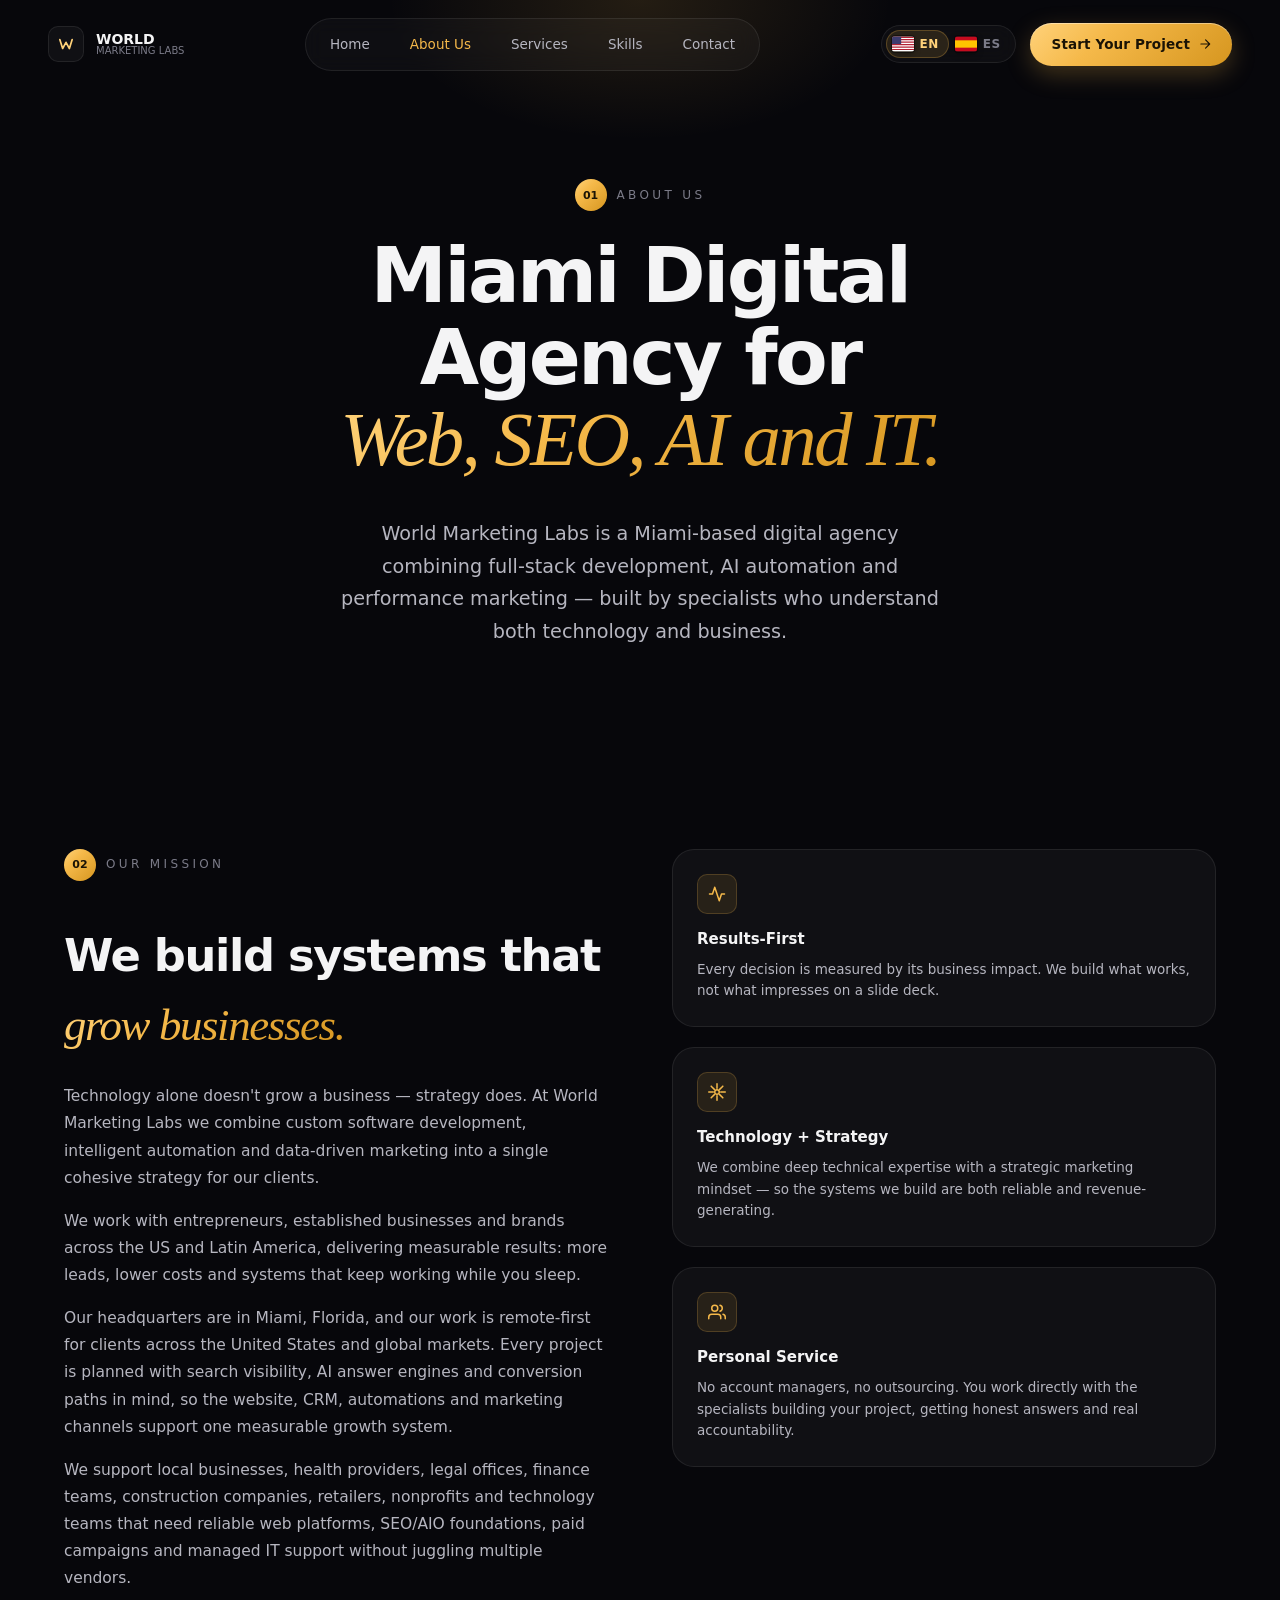
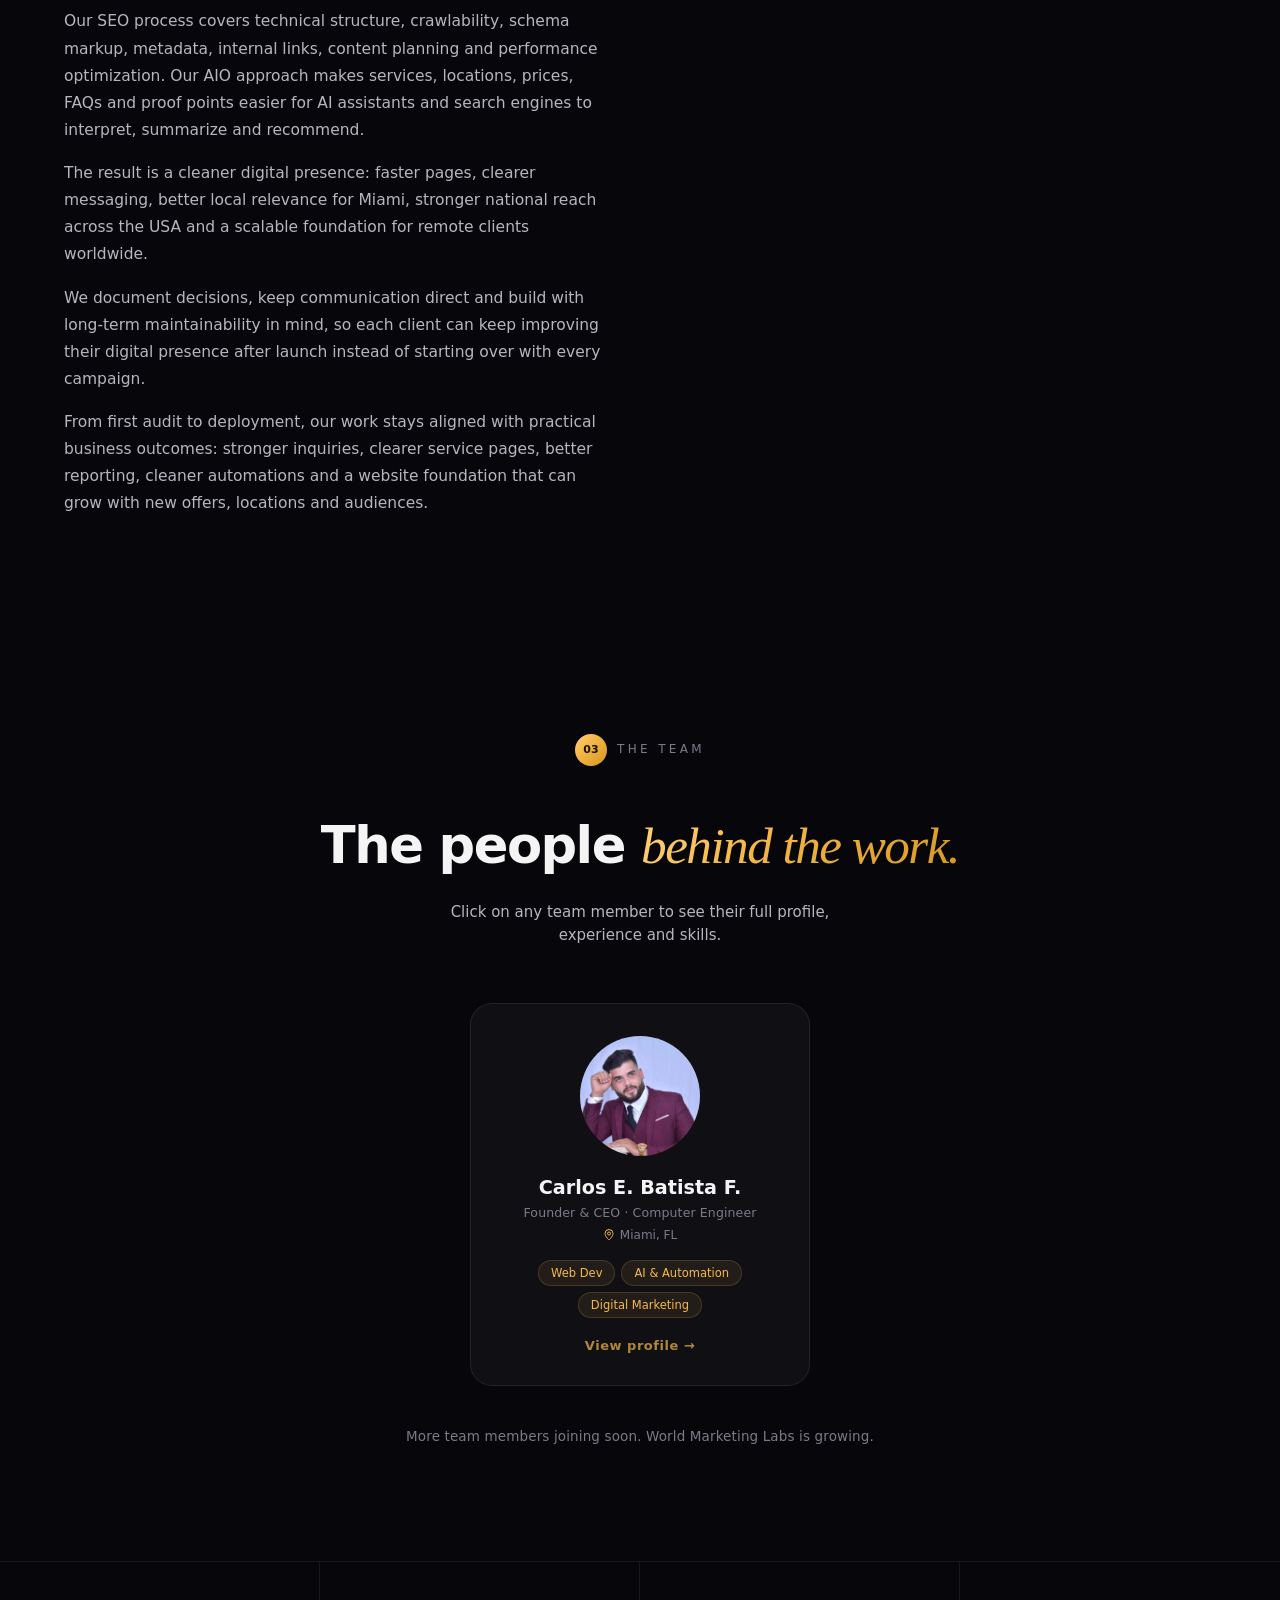
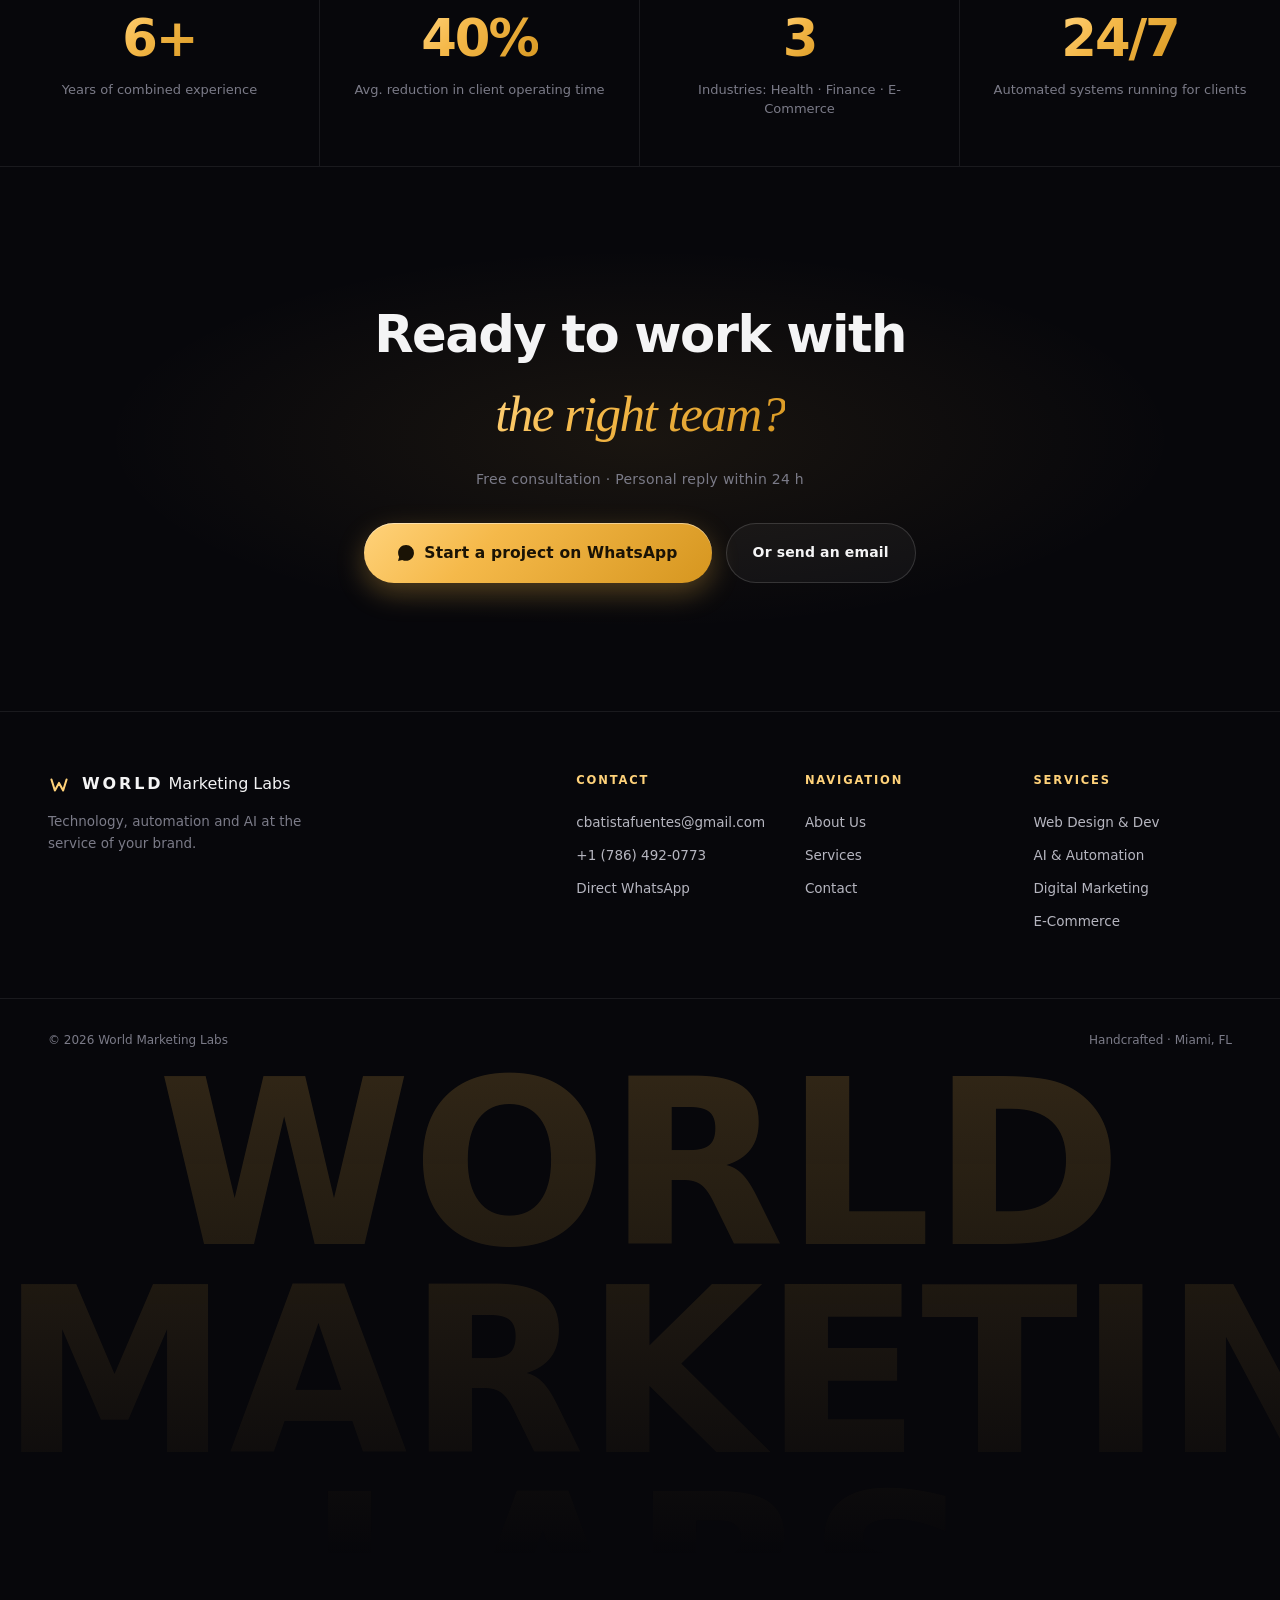
<file: about.html>
<!DOCTYPE html>
<html lang="en">
<head>
<meta charset="UTF-8" /><meta name="viewport" content="width=device-width, initial-scale=1.0, viewport-fit=cover" />
<meta name="description" content="Meet World Marketing Labs, a Miami digital team building websites, SEO/AIO systems, AI automation, marketing workflows and managed IT solutions for global clients." />
<meta name="robots" content="index, follow, max-image-preview:large" />
<link rel="canonical" href="https://www.worldmarketinglabs.com/about" />
<title>About World Marketing Labs | Miami Web, SEO &amp; AI Automation Team</title>
<meta name="author" content="World Marketing Labs" />
<meta name="theme-color" content="#0a0a0f" />
<meta name="keywords" content="World Marketing Labs Miami, Miami web design team, SEO agency Miami, AI automation team Miami, digital agency Miami" />
<meta property="og:title" content="About World Marketing Labs | Miami Web, SEO &amp; AI Automation Team" />
<meta property="og:description" content="Meet World Marketing Labs, a Miami digital team building websites, SEO/AIO systems, AI automation, marketing workflows and managed IT solutions for global clients." />
<meta property="og:type" content="article" />
<meta property="og:url" content="https://www.worldmarketinglabs.com/about" />
<meta property="og:site_name" content="World Marketing Labs" />
<meta property="og:locale" content="en_US" />
<meta property="og:locale:alternate" content="es_US" />
<meta property="og:image" content="https://www.worldmarketinglabs.com/assets/carlos.jpg" />
<meta name="twitter:card" content="summary_large_image" />
<meta name="twitter:title" content="About World Marketing Labs | Miami Web, SEO &amp; AI Automation Team" />
<meta name="twitter:description" content="Meet World Marketing Labs, a Miami digital team building websites, SEO/AIO systems, AI automation, marketing workflows and managed IT solutions for global clients." />
<meta name="twitter:image" content="https://www.worldmarketinglabs.com/assets/carlos.jpg" />
<script type="application/ld+json">{"@context":"https://schema.org","@graph":[{"@type":["Organization","LocalBusiness","ProfessionalService"],"@id":"https://www.worldmarketinglabs.com/#business","name":"World Marketing Labs","url":"https://www.worldmarketinglabs.com/","telephone":"+1-786-492-0773","email":"cbatistafuentes@gmail.com","image":"https://www.worldmarketinglabs.com/assets/carlos.jpg","address":{"@type":"PostalAddress","addressLocality":"Miami","addressRegion":"FL","addressCountry":"US"},"areaServed":[{"@type":"City","name":"Miami"},{"@type":"State","name":"Florida"},{"@type":"Country","name":"United States"},{"@type":"Place","name":"Remote clients worldwide"}],"slogan":"Websites, automation, marketing and IT systems that grow businesses.","sameAs":[]},{"@type":"WebSite","@id":"https://www.worldmarketinglabs.com/#website","url":"https://www.worldmarketinglabs.com/","name":"World Marketing Labs","publisher":{"@id":"https://www.worldmarketinglabs.com/#business"},"inLanguage":["en-US","es-US"]},{"@type":"AboutPage","@id":"https://www.worldmarketinglabs.com/about#webpage","url":"https://www.worldmarketinglabs.com/about","name":"About World Marketing Labs | Miami Web, SEO & AI Automation Team","description":"Meet World Marketing Labs, a Miami digital team building websites, SEO/AIO systems, AI automation, marketing workflows and managed IT solutions for global clients.","isPartOf":{"@id":"https://www.worldmarketinglabs.com/#website"},"about":{"@id":"https://www.worldmarketinglabs.com/#business"},"inLanguage":["en-US","es-US"]},{"@type":"BreadcrumbList","@id":"https://www.worldmarketinglabs.com/about#breadcrumb","itemListElement":[{"@type":"ListItem","position":1,"name":"Home","item":"https://www.worldmarketinglabs.com/"},{"@type":"ListItem","position":2,"name":"About","item":"https://www.worldmarketinglabs.com/about"}]}]}</script>
<link rel="icon" type="image/svg+xml" href="/favicon.svg?v=3" />
<link rel="stylesheet" href="styles.min.css?v=20260612-marquee-title" /><link rel="stylesheet" href="about.min.css?v=20260612-marquee-title" />
</head>
<body>
<header class="nav" id="nav">
  <a href="/" class="nav__brand"><span class="nav__brand-mark"><svg viewBox="0 0 32 32" fill="none"><path d="M5 8 L10 24 L16 13 L22 24 L27 8" stroke="url(#gx)" stroke-width="3" stroke-linecap="round" stroke-linejoin="round"/><path d="M10 8 H22" stroke="url(#gx)" stroke-width="3" stroke-linecap="round" opacity=".62"/><defs><linearGradient id="gx" x1="0" y1="0" x2="32" y2="32"><stop offset="0" stop-color="#FFD27A"/><stop offset="1" stop-color="#F59E0B"/></linearGradient></defs></svg></span><span class="nav__brand-text"><strong>WORLD</strong><em>Marketing Labs</em></span></a>
  <nav class="nav__links">
    <a href="/" data-i18n="nav.home">Home</a>
    <a href="/about" class="is-active" data-i18n="nav.about">About Us</a>
    <div class="has-dropdown">
      <a href="/#services" data-i18n="nav.services">Services<svg class="chev" viewBox="0 0 10 6" fill="none"><path d="M1 1l4 4 4-4" stroke="currentColor" stroke-width="1.5" stroke-linecap="round"/></svg></a>
      <div class="nav__dropdown">
        <a href="/services/web-design"><svg viewBox="0 0 24 24" fill="none"><path d="M8 9l-3 3 3 3M16 9l3 3-3 3M14 5l-4 14" stroke="currentColor" stroke-width="2" stroke-linecap="round"/></svg><span data-i18n="nav.dd.web">Web Design & Dev</span></a>
        <a href="/services/ai-automation"><svg viewBox="0 0 24 24" fill="none"><circle cx="12" cy="12" r="3" stroke="currentColor" stroke-width="2"/><path d="M12 1v6M12 17v6M4.22 4.22l4.24 4.24M15.54 15.54l4.24 4.24M1 12h6M17 12h6M4.22 19.78l4.24-4.24M15.54 8.46l4.24-4.24" stroke="currentColor" stroke-width="2" stroke-linecap="round"/></svg><span data-i18n="nav.dd.ai">AI & Automation</span></a>
        <a href="/services/digital-marketing"><svg viewBox="0 0 24 24" fill="none"><path d="M3 11l18-9-9 18-2-7-7-2z" stroke="currentColor" stroke-width="2" stroke-linejoin="round"/></svg><span data-i18n="nav.dd.mkt">Digital Marketing</span></a>
        <a href="/services/seo"><svg viewBox="0 0 24 24" fill="none"><circle cx="11" cy="11" r="8" stroke="currentColor" stroke-width="2"/><path d="m21 21-4.35-4.35" stroke="currentColor" stroke-width="2" stroke-linecap="round"/></svg><span data-i18n="nav.dd.seo">SEO & AIO</span></a>
        <a href="/services/google-ads"><svg viewBox="0 0 24 24" fill="none"><rect x="3" y="3" width="18" height="18" rx="2" stroke="currentColor" stroke-width="2"/><path d="M3 9h18M9 21V9" stroke="currentColor" stroke-width="2"/></svg><span data-i18n="nav.dd.gads">Google Ads</span></a>
        <a href="/services/social-media"><svg viewBox="0 0 24 24" fill="none"><path d="M18 2h-3a5 5 0 00-5 5v3H7v4h3v8h4v-8h3l1-4h-4V7a1 1 0 011-1h3z" stroke="currentColor" stroke-width="2" stroke-linejoin="round"/></svg><span data-i18n="nav.dd.social">Social Media Marketing</span></a>
        <a href="/services/social-management"><svg viewBox="0 0 24 24" fill="none"><path d="M17 21v-2a4 4 0 00-4-4H5a4 4 0 00-4 4v2M9 11a4 4 0 100-8 4 4 0 000 8z" stroke="currentColor" stroke-width="2" stroke-linecap="round"/></svg><span data-i18n="nav.dd.mgmt">Social Management</span></a>
        <a href="/services/ecommerce"><svg viewBox="0 0 24 24" fill="none"><path d="M6 2L3 6v14a2 2 0 002 2h14a2 2 0 002-2V6l-3-4z" stroke="currentColor" stroke-width="2" stroke-linejoin="round"/><line x1="3" y1="6" x2="21" y2="6" stroke="currentColor" stroke-width="2"/></svg><span data-i18n="nav.dd.ecom">E-Commerce</span></a>
      </div>
    </div>
    <a href="/#skills" data-i18n="nav.skills">Skills</a>
    <a href="/#contact" data-i18n="nav.contact">Contact</a>
  </nav>
  <div class="nav__right">
    <div class="langswitch" role="group"><button class="langswitch__btn" data-lang="en"><span class="langswitch__flag" aria-hidden="true"><svg viewBox="0 0 36 24"><rect width="36" height="24" fill="#fff"/><path d="M0 0h36v2H0zm0 4h36v2H0zm0 4h36v2H0zm0 4h36v2H0zm0 4h36v2H0zm0 4h36v2H0z" fill="#b22234"/><rect width="15" height="12" fill="#3c3b6e"/></svg></span><span>EN</span></button><button class="langswitch__btn" data-lang="es"><span class="langswitch__flag" aria-hidden="true"><svg viewBox="0 0 36 24"><rect width="36" height="24" fill="#c60b1e"/><rect y="6" width="36" height="12" fill="#ffc400"/></svg></span><span>ES</span></button></div>
    <a href="/#contact" class="nav__cta" data-wa="nav.wa.msg"><span data-i18n="nav.cta">Start Your Project</span><svg viewBox="0 0 24 24" fill="none"><path d="M5 12h14M13 5l7 7-7 7" stroke="currentColor" stroke-width="2" stroke-linecap="round" stroke-linejoin="round"/></svg></a>
  </div>
  <button class="nav__burger" id="burger" aria-label="Menu"><span></span><span></span></button>
</header>
<div class="mmenu" id="mmenu">
  <div class="mmenu__panels" id="mmenuPanels">
    <div class="mmenu__panel mmenu__panel--main">
      <a href="/" data-i18n="nav.home">Home</a>
      <a href="/about" data-i18n="nav.about">About Us</a>
      <button class="mmenu__has-sub" id="mmenuServicesTrigger">
        <span data-i18n="nav.services">Services</span>
        <svg viewBox="0 0 24 24" fill="none"><path d="M9 18l6-6-6-6" stroke="currentColor" stroke-width="2" stroke-linecap="round" stroke-linejoin="round"/></svg>
      </button>
      <a href="/#contact" data-i18n="nav.contact">Contact</a>
      <div class="langswitch langswitch--mobile" role="group"><button class="langswitch__btn" data-lang="en"><span class="langswitch__flag" aria-hidden="true"><svg viewBox="0 0 36 24"><rect width="36" height="24" fill="#fff"/><path d="M0 0h36v2H0zm0 4h36v2H0zm0 4h36v2H0zm0 4h36v2H0zm0 4h36v2H0zm0 4h36v2H0z" fill="#b22234"/><rect width="15" height="12" fill="#3c3b6e"/></svg></span><span>English</span></button><button class="langswitch__btn" data-lang="es"><span class="langswitch__flag" aria-hidden="true"><svg viewBox="0 0 36 24"><rect width="36" height="24" fill="#c60b1e"/><rect y="6" width="36" height="12" fill="#ffc400"/></svg></span><span>Español</span></button></div>
      <a href="/#contact" class="mmenu__cta" data-wa="nav.wa.msg" data-i18n="nav.cta">Start Your Project</a>
    </div>
    <div class="mmenu__panel mmenu__panel--services">
      <button class="mmenu__back" id="mmenuBack">
        <svg viewBox="0 0 24 24" fill="none"><path d="M15 18l-6-6 6-6" stroke="currentColor" stroke-width="2" stroke-linecap="round" stroke-linejoin="round"/></svg>
        <span data-i18n="nav.back">Back</span>
      </button>
      <p class="mmenu__heading" data-i18n="nav.services">Services</p>
      <a href="/services/web-design" data-i18n="nav.dd.web">Web Design</a>
      <a href="/services/ai-automation" data-i18n="nav.dd.ai">AI &amp; Automation</a>
      <a href="/services/digital-marketing" data-i18n="nav.dd.mkt">Digital Marketing</a>
      <a href="/services/seo" data-i18n="nav.dd.seo">SEO &amp; AIO</a>
      <a href="/services/google-ads" data-i18n="nav.dd.gads">Google Ads</a>
      <a href="/services/social-media" data-i18n="nav.dd.social">Social Media</a>
      <a href="/services/social-management" data-i18n="nav.dd.mgmt">Social Management</a>
      <a href="/services/ecommerce" data-i18n="nav.dd.ecom">E-Commerce</a>
    </div>
  </div>
</div>

<main>

<!-- ============ HERO ============ -->
<section class="about-hero">
  <div class="about-hero__inner">
    <div class="eyebrow"><span>01</span> <span data-i18n="about.eyebrow">About Us</span></div>
    <h1 class="about-hero__title" data-i18n-html="about.hero.title">Miami Digital Agency for <br/><em>Web, SEO, AI and IT.</em></h1>
    <p class="about-hero__lead" data-i18n="about.hero.lead">
      World Marketing Labs is a Miami-based digital agency combining full-stack development, AI automation and performance marketing — built by specialists who understand both technology and business.
    </p>
  </div>
</section>

<!-- ============ MISSION ============ -->
<section class="about-mission">
  <div class="about-mission__grid">
    <div class="about-mission__text">
      <div class="eyebrow"><span>02</span> <span data-i18n="about.mission.eyebrow">Our Mission</span></div>
      <h2 data-i18n-html="about.mission.title">We build systems that <em>grow businesses.</em></h2>
      <p data-i18n="about.mission.p1">Technology alone doesn't grow a business — strategy does. At World Marketing Labs we combine custom software development, intelligent automation and data-driven marketing into a single cohesive strategy for our clients.</p>
      <p data-i18n="about.mission.p2">We work with entrepreneurs, established businesses and brands across the US and Latin America, delivering measurable results: more leads, lower costs and systems that keep working while you sleep.</p>
      <p data-i18n="about.mission.p3">Our headquarters are in Miami, Florida, and our work is remote-first for clients across the United States and global markets. Every project is planned with search visibility, AI answer engines and conversion paths in mind, so the website, CRM, automations and marketing channels support one measurable growth system.</p>
      <p data-i18n="about.mission.p4">We support local businesses, health providers, legal offices, finance teams, construction companies, retailers, nonprofits and technology teams that need reliable web platforms, SEO/AIO foundations, paid campaigns and managed IT support without juggling multiple vendors.</p>
      <p data-i18n="about.mission.p5">Our SEO process covers technical structure, crawlability, schema markup, metadata, internal links, content planning and performance optimization. Our AIO approach makes services, locations, prices, FAQs and proof points easier for AI assistants and search engines to interpret, summarize and recommend.</p>
      <p data-i18n="about.mission.p6">The result is a cleaner digital presence: faster pages, clearer messaging, better local relevance for Miami, stronger national reach across the USA and a scalable foundation for remote clients worldwide.</p>
      <p data-i18n="about.mission.p7">We document decisions, keep communication direct and build with long-term maintainability in mind, so each client can keep improving their digital presence after launch instead of starting over with every campaign.</p>
      <p data-i18n="about.mission.p8">From first audit to deployment, our work stays aligned with practical business outcomes: stronger inquiries, clearer service pages, better reporting, cleaner automations and a website foundation that can grow with new offers, locations and audiences.</p>
    </div>
    <div class="about-mission__values">
      <div class="about-mission__val"><div class="about-mission__val-icon"><svg viewBox="0 0 24 24" fill="none"><polyline points="22 12 18 12 15 21 9 3 6 12 2 12" stroke="currentColor" stroke-width="2" stroke-linecap="round" stroke-linejoin="round"/></svg></div><h4 data-i18n="about.val1.title">Results-First</h4><p data-i18n="about.val1.desc">Every decision is measured by its business impact. We build what works, not what impresses on a slide deck.</p></div>
      <div class="about-mission__val"><div class="about-mission__val-icon"><svg viewBox="0 0 24 24" fill="none"><circle cx="12" cy="12" r="3" stroke="currentColor" stroke-width="2"/><path d="M12 1v6M12 17v6M4.22 4.22l4.24 4.24M15.54 15.54l4.24 4.24M1 12h6M17 12h6M4.22 19.78l4.24-4.24M15.54 8.46l4.24-4.24" stroke="currentColor" stroke-width="2" stroke-linecap="round"/></svg></div><h4 data-i18n="about.val2.title">Technology + Strategy</h4><p data-i18n="about.val2.desc">We combine deep technical expertise with a strategic marketing mindset — so the systems we build are both reliable and revenue-generating.</p></div>
      <div class="about-mission__val"><div class="about-mission__val-icon"><svg viewBox="0 0 24 24" fill="none"><path d="M17 21v-2a4 4 0 00-4-4H5a4 4 0 00-4 4v2M9 11a4 4 0 100-8 4 4 0 000 8zM23 21v-2a4 4 0 00-3-3.87M16 3.13a4 4 0 010 7.75" stroke="currentColor" stroke-width="2" stroke-linecap="round"/></svg></div><h4 data-i18n="about.val3.title">Personal Service</h4><p data-i18n="about.val3.desc">No account managers, no outsourcing. You work directly with the specialists building your project, getting honest answers and real accountability.</p></div>
    </div>
  </div>
</section>

<!-- ============ TEAM ============ -->
<section class="about-team" id="team">
  <div class="about-team__head">
    <div class="eyebrow"><span>03</span> <span data-i18n="about.team.eyebrow">The Team</span></div>
    <h2 data-i18n-html="about.team.title">The people <em>behind the work.</em></h2>
    <p data-i18n="about.team.sub">Click on any team member to see their full profile, experience and skills.</p>
  </div>

  <div class="team-grid">

    <!-- Carlos E. Batista Fuentes -->
    <button class="team-card" data-member="carlos" aria-label="View Carlos profile">
      <div class="team-card__photo">
        <div class="team-card__photo-inner" id="carlosPhoto">
          <img class="team-card__img" src="assets/carlos.jpg" alt="Carlos E. Batista Fuentes, World Marketing Labs founder and technology specialist in Miami" loading="lazy" decoding="async" />
        </div>
        <div class="team-card__photo-ring"></div>
      </div>
      <div class="team-card__info">
        <h3 class="team-card__name">Carlos E. Batista F.</h3>
        <p class="team-card__role" data-i18n="carlos.role">Founder & CEO · Computer Engineer</p>
        <p class="team-card__location"><svg viewBox="0 0 24 24" fill="none"><path d="M12 22s-8-7-8-13a8 8 0 1116 0c0 6-8 13-8 13z" stroke="currentColor" stroke-width="2"/><circle cx="12" cy="9" r="3" stroke="currentColor" stroke-width="2"/></svg> Miami, FL</p>
      </div>
      <div class="team-card__tags">
        <span>Web Dev</span><span>AI & Automation</span><span>Digital Marketing</span>
      </div>
      <div class="team-card__cta" data-i18n="about.card.cta">View profile →</div>
    </button>

  </div>

  <p class="about-team__note" data-i18n="about.team.note">More team members joining soon. World Marketing Labs is growing.</p>
</section>

<!-- ============ STATS ============ -->
<div class="about-stats">
  <div class="about-stat"><div class="about-stat__num">6+</div><div class="about-stat__lbl" data-i18n="about.stat1">Years of combined experience</div></div>
  <div class="about-stat"><div class="about-stat__num">40%</div><div class="about-stat__lbl" data-i18n="about.stat2">Avg. reduction in client operating time</div></div>
  <div class="about-stat"><div class="about-stat__num">3</div><div class="about-stat__lbl" data-i18n="about.stat3">Industries: Health · Finance · E-Commerce</div></div>
  <div class="about-stat"><div class="about-stat__num">24/7</div><div class="about-stat__lbl" data-i18n="about.stat4">Automated systems running for clients</div></div>
</div>

<!-- ============ CTA ============ -->
<section class="about-cta">
  <div class="about-cta__inner">
    <h2 data-i18n-html="about.cta.title">Ready to work with <em>the right team?</em></h2>
    <p data-i18n="about.cta.sub">Free consultation · Personal reply within 24 h</p>
    <div class="about-cta__btns">
      <a href="/#contact" class="btn btn--primary btn--xl" data-wa="about.wa.msg"><svg viewBox="0 0 24 24" fill="currentColor"><path d="M.057 24l1.687-6.163a11.867 11.867 0 01-1.587-5.946C.16 5.335 5.495 0 12.05 0a11.817 11.817 0 018.413 3.488 11.824 11.824 0 013.48 8.414c-.003 6.557-5.338 11.892-11.893 11.892a11.9 11.9 0 01-5.688-1.448L.057 24z"/></svg><span data-i18n="about.cta.btn">Start a project on WhatsApp</span></a>
      <a href="mailto:cbatistafuentes@gmail.com" class="btn btn--ghost" data-i18n="about.cta.email">Or send an email</a>
    </div>
  </div>
</section>

</main>

<!-- ============ PROFILE DRAWER ============ -->
<div class="drawer-overlay" id="drawerOverlay" aria-hidden="true"></div>
<aside class="profile-drawer" id="profileDrawer" role="dialog" aria-modal="true" aria-label="Team member profile">
  <div class="profile-drawer__header">
    <button class="profile-drawer__close" id="drawerClose" aria-label="Close"><svg viewBox="0 0 24 24" fill="none"><path d="M18 6L6 18M6 6l12 12" stroke="currentColor" stroke-width="2" stroke-linecap="round"/></svg></button>
  </div>
  <div class="profile-drawer__body" id="drawerBody"></div>
</aside>

<!-- ============ FOOTER ============ -->
<footer class="footer"><div class="footer__inner"><div class="footer__brand"><div class="footer__logo"><svg viewBox="0 0 32 32" fill="none"><path d="M5 8 L10 24 L16 13 L22 24 L27 8" stroke="url(#gx2)" stroke-width="3" stroke-linecap="round" stroke-linejoin="round"/><path d="M10 8 H22" stroke="url(#gx2)" stroke-width="3" stroke-linecap="round" opacity=".62"/><defs><linearGradient id="gx2" x1="0" y1="0" x2="32" y2="32"><stop offset="0" stop-color="#FFD27A"/><stop offset="1" stop-color="#F59E0B"/></linearGradient></defs></svg><span><strong>WORLD</strong> Marketing Labs</span></div><p data-i18n="footer.tagline">Technology, automation and AI at the service of your brand.</p></div><div class="footer__cols"><div><h5 data-i18n="footer.contact.title">Contact</h5><a href="mailto:cbatistafuentes@gmail.com">cbatistafuentes@gmail.com</a><a href="tel:+17864920773">+1 (786) 492-0773</a><a href="/#contact" data-i18n="footer.contact.wa">Direct WhatsApp</a></div><div><h5 data-i18n="footer.nav.title">Navigation</h5><a href="/about" data-i18n="nav.about">About Us</a><a href="/#services" data-i18n="nav.services">Services</a><a href="/#contact" data-i18n="nav.contact">Contact</a></div><div><h5 data-i18n="footer.services.title">Services</h5><a href="/services/web-design" data-i18n="nav.dd.web">Web Design & Dev</a><a href="/services/ai-automation" data-i18n="nav.dd.ai">AI & Automation</a><a href="/services/digital-marketing" data-i18n="nav.dd.mkt">Digital Marketing</a><a href="/services/ecommerce" data-i18n="nav.dd.ecom">E-Commerce</a></div></div></div><div class="footer__bottom"><span>© <span id="yr">2026</span> World Marketing Labs</span><span data-i18n="footer.built">Handcrafted · Miami, FL</span></div><div class="footer__giant" aria-hidden="true">WORLD MARKETING LABS</div></footer>

<script src="about.min.js?v=20260612-marquee-title" defer></script>
</body></html>
</file>
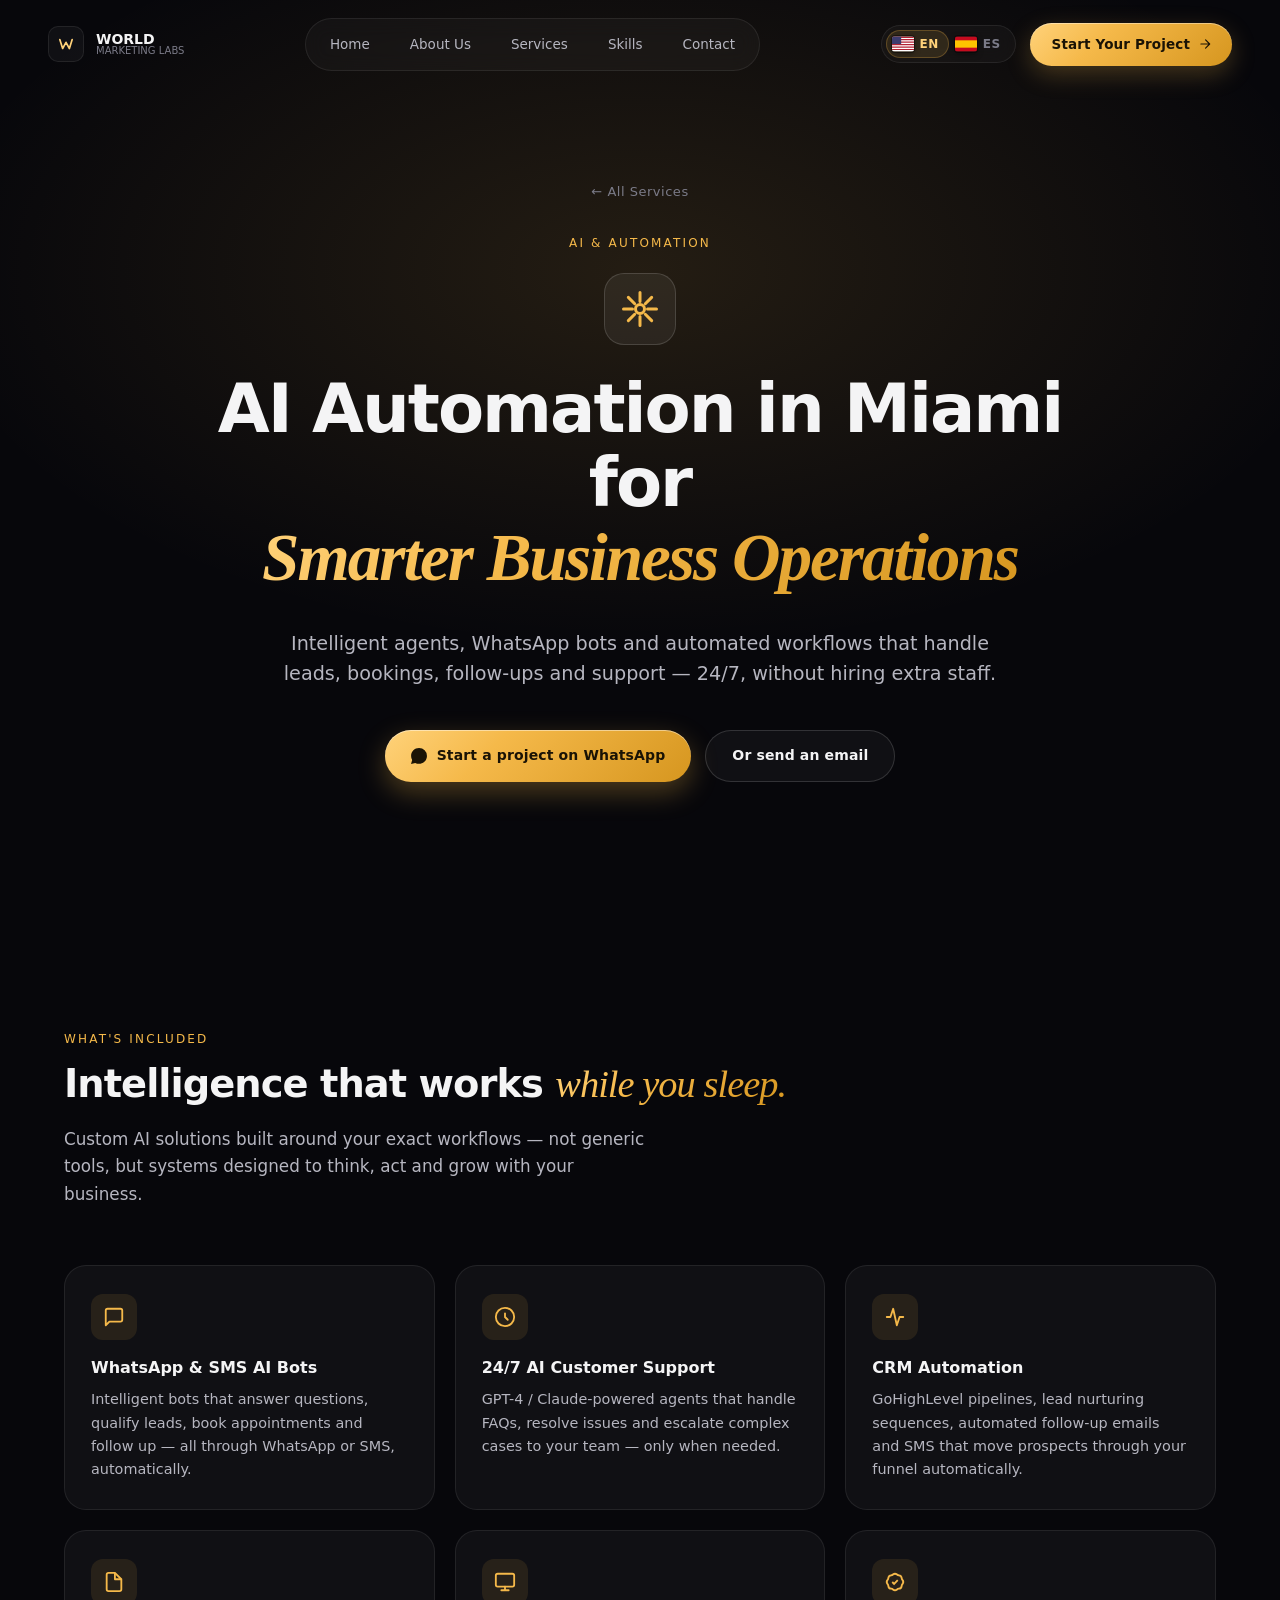
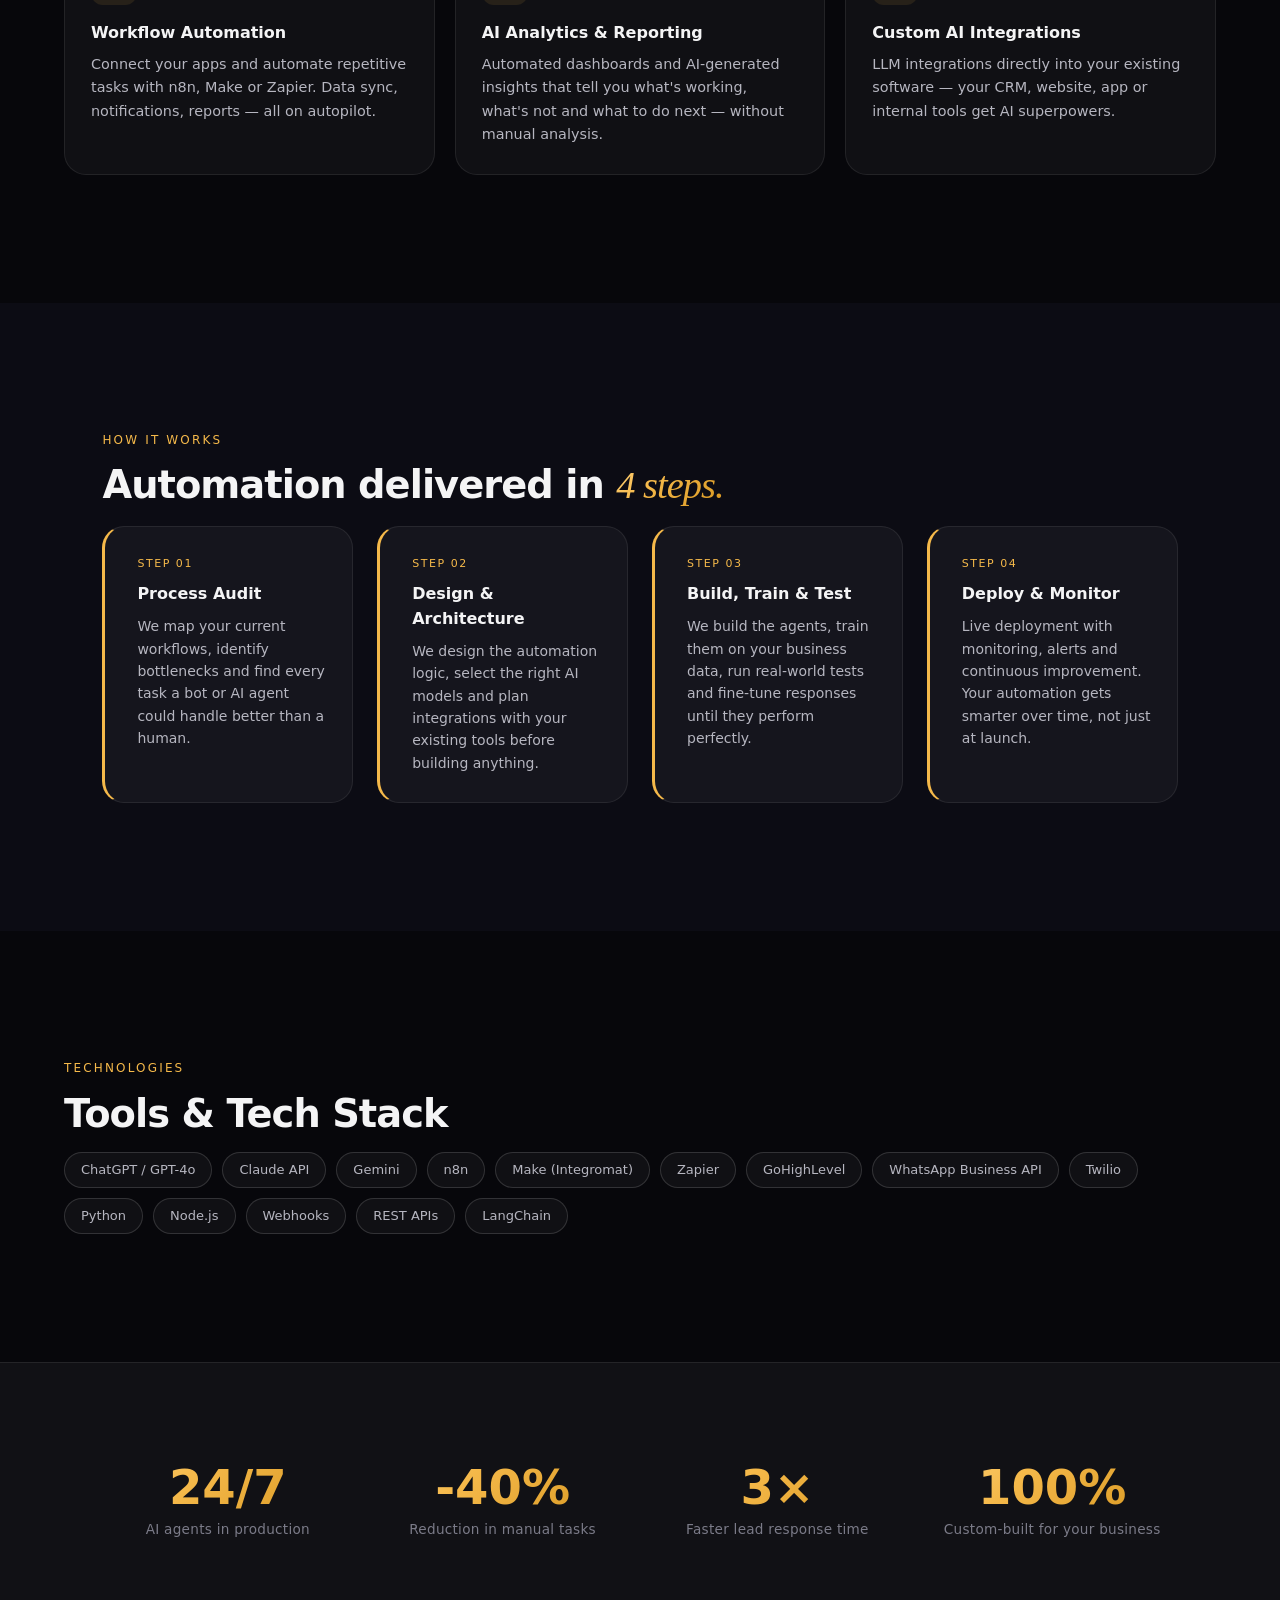
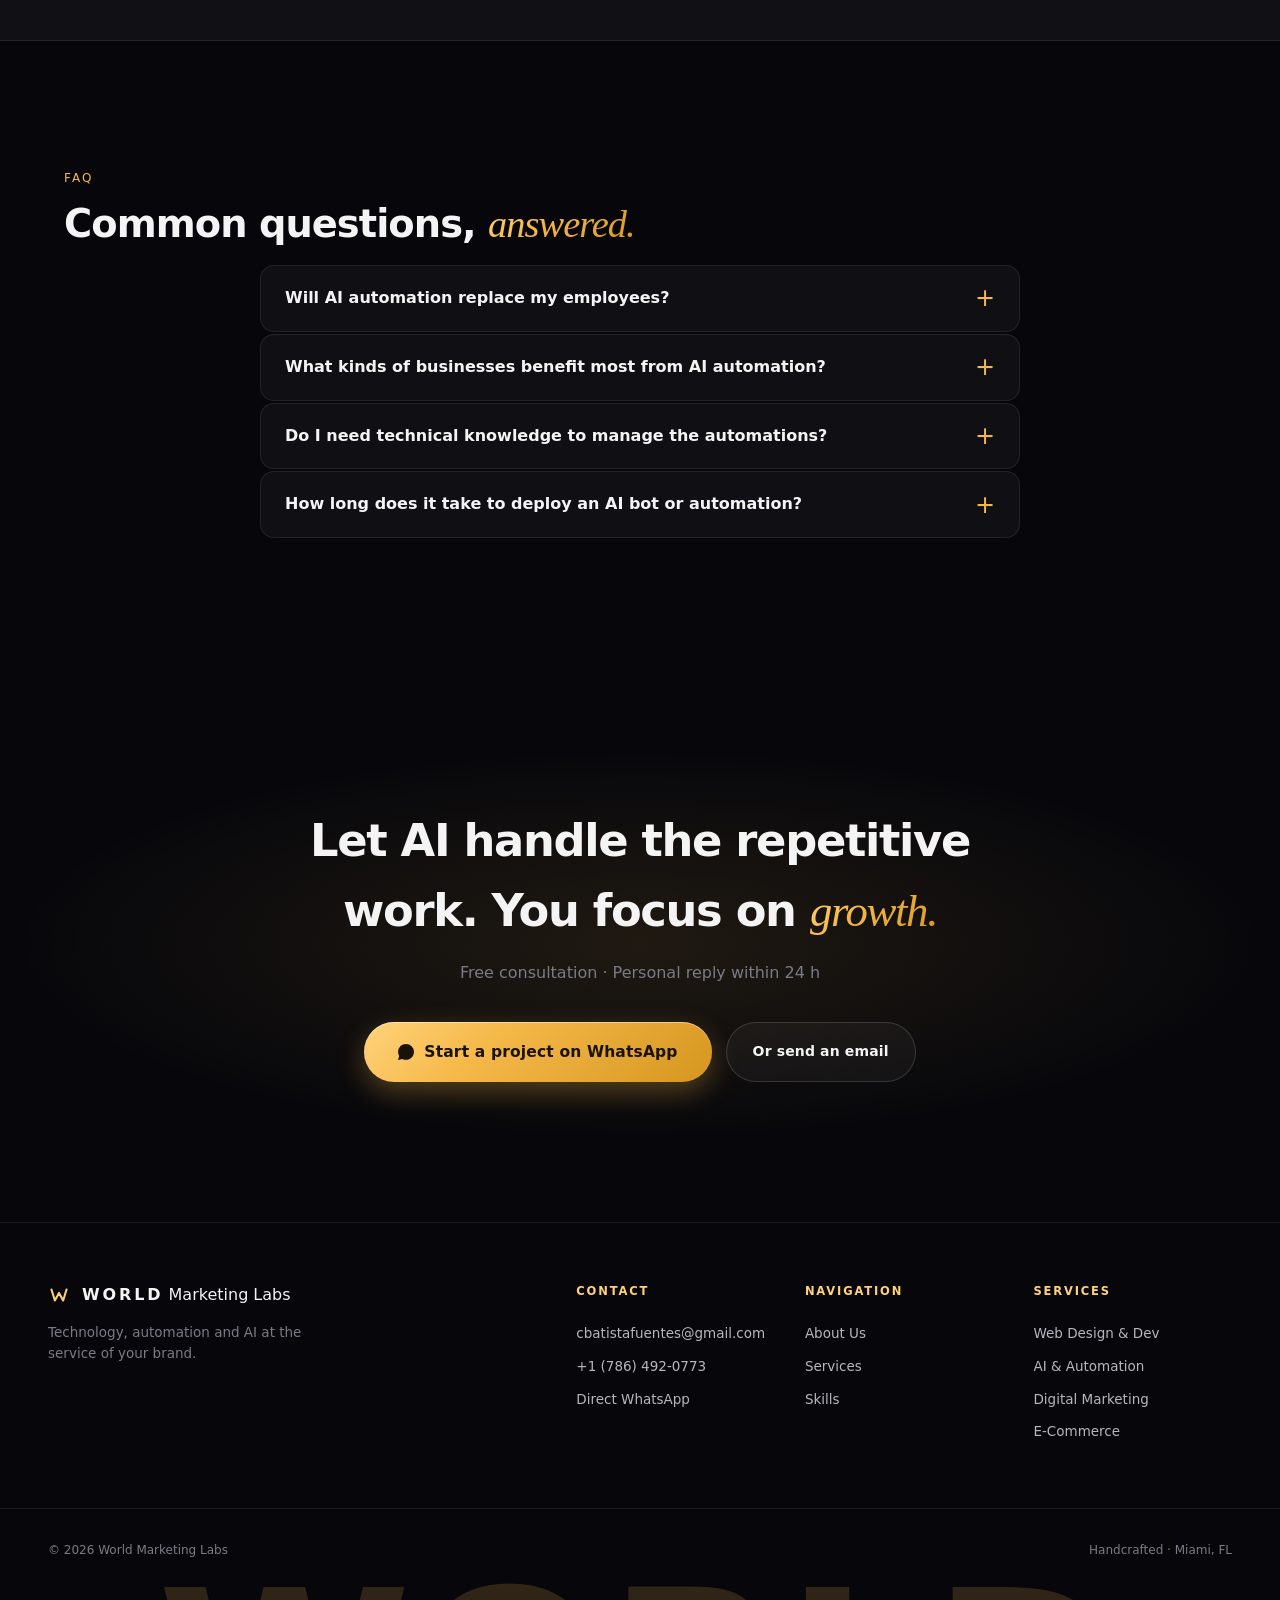
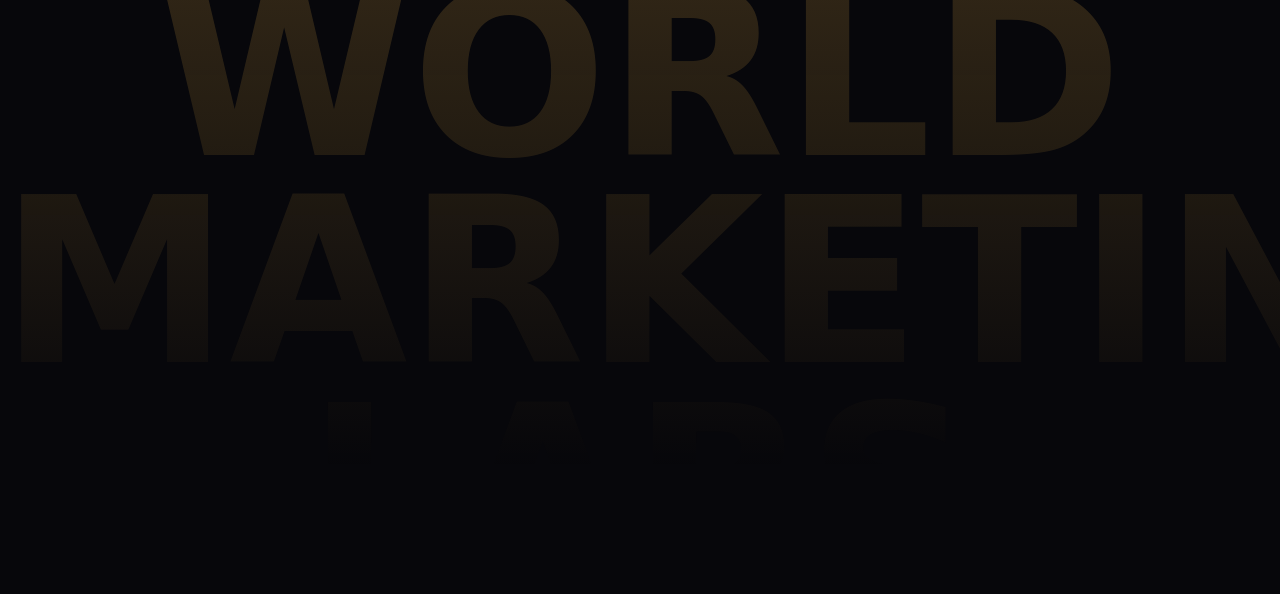
<file: services/ai-automation.html>
﻿<!DOCTYPE html>
<html lang="en">
<head>
<meta charset="UTF-8" /><meta name="viewport" content="width=device-width, initial-scale=1.0, viewport-fit=cover" />
<meta name="description" content="AI automation services in Miami for WhatsApp bots, CRM workflows, AI agents, lead follow-up and business process automation across the USA and worldwide." />
<meta name="robots" content="index, follow, max-image-preview:large" />
<link rel="canonical" href="https://www.worldmarketinglabs.com/services/ai-automation" />
<title>AI Automation Miami | Bots &amp; CRM | World Marketing Labs</title>
<meta name="author" content="World Marketing Labs" />
<meta name="theme-color" content="#0a0a0f" />
<meta name="keywords" content="AI automation Miami, WhatsApp bots Miami, CRM automation, AI agents for business, workflow automation, business automation USA" />
<meta property="og:title" content="AI Automation Miami | Bots &amp; CRM | World Marketing Labs" />
<meta property="og:description" content="AI automation services in Miami for WhatsApp bots, CRM workflows, AI agents, lead follow-up and business process automation across the USA and worldwide." />
<meta property="og:type" content="article" />
<meta property="og:url" content="https://www.worldmarketinglabs.com/services/ai-automation" />
<meta property="og:site_name" content="World Marketing Labs" />
<meta property="og:locale" content="en_US" />
<meta property="og:locale:alternate" content="es_US" />
<meta property="og:image" content="https://www.worldmarketinglabs.com/assets/carlos.jpg" />
<meta name="twitter:card" content="summary_large_image" />
<meta name="twitter:title" content="AI Automation Miami | Bots &amp; CRM | World Marketing Labs" />
<meta name="twitter:description" content="AI automation services in Miami for WhatsApp bots, CRM workflows, AI agents, lead follow-up and business process automation across the USA and worldwide." />
<meta name="twitter:image" content="https://www.worldmarketinglabs.com/assets/carlos.jpg" />
<script type="application/ld+json">{"@context":"https://schema.org","@graph":[{"@type":["Organization","LocalBusiness","ProfessionalService"],"@id":"https://www.worldmarketinglabs.com/#business","name":"World Marketing Labs","url":"https://www.worldmarketinglabs.com/","telephone":"+1-786-492-0773","email":"cbatistafuentes@gmail.com","image":"https://www.worldmarketinglabs.com/assets/carlos.jpg","address":{"@type":"PostalAddress","addressLocality":"Miami","addressRegion":"FL","addressCountry":"US"},"areaServed":[{"@type":"City","name":"Miami"},{"@type":"State","name":"Florida"},{"@type":"Country","name":"United States"},{"@type":"Place","name":"Remote clients worldwide"}],"slogan":"Websites, automation, marketing and IT systems that grow businesses.","sameAs":[]},{"@type":"WebSite","@id":"https://www.worldmarketinglabs.com/#website","url":"https://www.worldmarketinglabs.com/","name":"World Marketing Labs","publisher":{"@id":"https://www.worldmarketinglabs.com/#business"},"inLanguage":["en-US","es-US"]},{"@type":"ServicePage","@id":"https://www.worldmarketinglabs.com/services/ai-automation#webpage","url":"https://www.worldmarketinglabs.com/services/ai-automation","name":"AI Automation Miami | Bots & CRM | World Marketing Labs","description":"AI automation services in Miami for WhatsApp bots, CRM workflows, AI agents, lead follow-up and business process automation across the USA and worldwide.","isPartOf":{"@id":"https://www.worldmarketinglabs.com/#website"},"about":{"@id":"https://www.worldmarketinglabs.com/#business"},"inLanguage":["en-US","es-US"]},{"@type":"Service","@id":"https://www.worldmarketinglabs.com/services/ai-automation#service","name":"AI automation and workflow automation","serviceType":"AI automation and workflow automation","description":"AI automation services in Miami for WhatsApp bots, CRM workflows, AI agents, lead follow-up and business process automation across the USA and worldwide.","provider":{"@id":"https://www.worldmarketinglabs.com/#business"},"areaServed":[{"@type":"City","name":"Miami"},{"@type":"State","name":"Florida"},{"@type":"Country","name":"United States"},{"@type":"Place","name":"Remote clients worldwide"}],"availableChannel":{"@type":"ServiceChannel","serviceUrl":"https://www.worldmarketinglabs.com/services/ai-automation","servicePhone":"+1-786-492-0773","serviceSmsNumber":"+1-786-492-0773"}},{"@type":"BreadcrumbList","@id":"https://www.worldmarketinglabs.com/services/ai-automation#breadcrumb","itemListElement":[{"@type":"ListItem","position":1,"name":"Home","item":"https://www.worldmarketinglabs.com/"},{"@type":"ListItem","position":2,"name":"Services","item":"https://www.worldmarketinglabs.com/#services"},{"@type":"ListItem","position":3,"name":"AI automation and workflow automation","item":"https://www.worldmarketinglabs.com/services/ai-automation"}]}]}</script>
<link rel="icon" type="image/svg+xml" href="/favicon.svg?v=3" />
<link rel="stylesheet" href="../styles.min.css?v=20260612-marquee-title" /><link rel="stylesheet" href="services.min.css?v=20260612-marquee-title" />
</head>
<body>
<header class="nav" id="nav">
  <a href="/" class="nav__brand"><span class="nav__brand-mark"><svg viewBox="0 0 32 32" fill="none"><path d="M5 8 L10 24 L16 13 L22 24 L27 8" stroke="url(#gx)" stroke-width="3" stroke-linecap="round" stroke-linejoin="round"/><path d="M10 8 H22" stroke="url(#gx)" stroke-width="3" stroke-linecap="round" opacity=".62"/><defs><linearGradient id="gx" x1="0" y1="0" x2="32" y2="32"><stop offset="0" stop-color="#FFD27A"/><stop offset="1" stop-color="#F59E0B"/></linearGradient></defs></svg></span><span class="nav__brand-text"><strong>WORLD</strong><em>Marketing Labs</em></span></a>
  <nav class="nav__links">
    <a href="/" data-i18n="nav.home">Home</a>
    <a href="/about" data-i18n="nav.about">About Us</a>
    <div class="has-dropdown">
      <a href="/#services" data-i18n="nav.services">Services<svg class="chev" viewBox="0 0 10 6" fill="none"><path d="M1 1l4 4 4-4" stroke="currentColor" stroke-width="1.5" stroke-linecap="round"/></svg></a>
      <div class="nav__dropdown">
        <a href="/services/web-design"><svg viewBox="0 0 24 24" fill="none"><path d="M8 9l-3 3 3 3M16 9l3 3-3 3M14 5l-4 14" stroke="currentColor" stroke-width="2" stroke-linecap="round"/></svg><span data-i18n="nav.dd.web">Web Design & Dev</span></a>
        <a href="/services/ai-automation"><svg viewBox="0 0 24 24" fill="none"><circle cx="12" cy="12" r="3" stroke="currentColor" stroke-width="2"/><path d="M12 1v6M12 17v6M4.22 4.22l4.24 4.24M15.54 15.54l4.24 4.24M1 12h6M17 12h6M4.22 19.78l4.24-4.24M15.54 8.46l4.24-4.24" stroke="currentColor" stroke-width="2" stroke-linecap="round"/></svg><span data-i18n="nav.dd.ai">AI & Automation</span></a>
        <a href="/services/digital-marketing"><svg viewBox="0 0 24 24" fill="none"><path d="M3 11l18-9-9 18-2-7-7-2z" stroke="currentColor" stroke-width="2" stroke-linejoin="round"/></svg><span data-i18n="nav.dd.mkt">Digital Marketing</span></a>
        <a href="/services/seo"><svg viewBox="0 0 24 24" fill="none"><circle cx="11" cy="11" r="8" stroke="currentColor" stroke-width="2"/><path d="m21 21-4.35-4.35" stroke="currentColor" stroke-width="2" stroke-linecap="round"/></svg><span data-i18n="nav.dd.seo">SEO & AIO</span></a>
        <a href="/services/google-ads"><svg viewBox="0 0 24 24" fill="none"><rect x="3" y="3" width="18" height="18" rx="2" stroke="currentColor" stroke-width="2"/><path d="M3 9h18M9 21V9" stroke="currentColor" stroke-width="2"/></svg><span data-i18n="nav.dd.gads">Google Ads</span></a>
        <a href="/services/social-media"><svg viewBox="0 0 24 24" fill="none"><path d="M18 2h-3a5 5 0 00-5 5v3H7v4h3v8h4v-8h3l1-4h-4V7a1 1 0 011-1h3z" stroke="currentColor" stroke-width="2" stroke-linejoin="round"/></svg><span data-i18n="nav.dd.social">Social Media Marketing</span></a>
        <a href="/services/social-management"><svg viewBox="0 0 24 24" fill="none"><path d="M17 21v-2a4 4 0 00-4-4H5a4 4 0 00-4 4v2M9 11a4 4 0 100-8 4 4 0 000 8z" stroke="currentColor" stroke-width="2" stroke-linecap="round"/></svg><span data-i18n="nav.dd.mgmt">Social Management</span></a>
        <a href="/services/ecommerce"><svg viewBox="0 0 24 24" fill="none"><path d="M6 2L3 6v14a2 2 0 002 2h14a2 2 0 002-2V6l-3-4z" stroke="currentColor" stroke-width="2" stroke-linejoin="round"/><line x1="3" y1="6" x2="21" y2="6" stroke="currentColor" stroke-width="2"/></svg><span data-i18n="nav.dd.ecom">E-Commerce</span></a>
      </div>
    </div>
    <a href="/#skills" data-i18n="nav.skills">Skills</a>
    <a href="/#contact" data-i18n="nav.contact">Contact</a>
  </nav>
  <div class="nav__right">
    <div class="langswitch" role="group"><button class="langswitch__btn" data-lang="en"><span class="langswitch__flag" aria-hidden="true"><svg viewBox="0 0 36 24" xmlns="http://www.w3.org/2000/svg"><rect width="36" height="24" fill="#fff"/><path d="M0 0h36v2H0zm0 4h36v2H0zm0 4h36v2H0zm0 4h36v2H0zm0 4h36v2H0zm0 4h36v2H0z" fill="#b22234"/><rect width="15" height="12" fill="#3c3b6e"/></svg></span><span>EN</span></button><button class="langswitch__btn" data-lang="es"><span class="langswitch__flag" aria-hidden="true"><svg viewBox="0 0 36 24" xmlns="http://www.w3.org/2000/svg"><rect width="36" height="24" fill="#c60b1e"/><rect y="6" width="36" height="12" fill="#ffc400"/></svg></span><span>ES</span></button></div>
    <a href="/#contact" class="nav__cta" data-wa="svc.wa.msg"><span data-i18n="nav.cta">Start Your Project</span><svg viewBox="0 0 24 24" fill="none"><path d="M5 12h14M13 5l7 7-7 7" stroke="currentColor" stroke-width="2" stroke-linecap="round" stroke-linejoin="round"/></svg></a>
  </div>
  <button class="nav__burger" id="burger" aria-label="Menu"><span></span><span></span></button>
</header>
<div class="mmenu" id="mmenu">
  <div class="mmenu__panels" id="mmenuPanels">
    <div class="mmenu__panel mmenu__panel--main">
      <a href="/" data-i18n="nav.home">Home</a>
      <a href="/about" data-i18n="nav.about">About Us</a>
      <button class="mmenu__has-sub" id="mmenuServicesTrigger">
        <span data-i18n="nav.services">Services</span>
        <svg viewBox="0 0 24 24" fill="none"><path d="M9 18l6-6-6-6" stroke="currentColor" stroke-width="2" stroke-linecap="round" stroke-linejoin="round"/></svg>
      </button>
      <a href="/#contact" data-i18n="nav.contact">Contact</a>
      <div class="langswitch langswitch--mobile" role="group">
        <button class="langswitch__btn" data-lang="en" aria-label="English"><span class="langswitch__flag" aria-hidden="true"><svg viewBox="0 0 36 24" xmlns="http://www.w3.org/2000/svg"><rect width="36" height="24" fill="#fff"/><path d="M0 0h36v2H0zm0 4h36v2H0zm0 4h36v2H0zm0 4h36v2H0zm0 4h36v2H0zm0 4h36v2H0z" fill="#b22234"/><rect width="15" height="12" fill="#3c3b6e"/></svg></span><span>English</span></button>
        <button class="langswitch__btn" data-lang="es" aria-label="Español"><span class="langswitch__flag" aria-hidden="true"><svg viewBox="0 0 36 24" xmlns="http://www.w3.org/2000/svg"><rect width="36" height="24" fill="#c60b1e"/><rect y="6" width="36" height="12" fill="#ffc400"/></svg></span><span>Español</span></button>
      </div>
      <a href="/#contact" class="mmenu__cta" data-i18n="nav.cta" data-wa="svc.wa.msg">Start Your Project</a>
    </div>
    <div class="mmenu__panel mmenu__panel--services">
      <button class="mmenu__back" id="mmenuBack">
        <svg viewBox="0 0 24 24" fill="none"><path d="M15 18l-6-6 6-6" stroke="currentColor" stroke-width="2" stroke-linecap="round" stroke-linejoin="round"/></svg>
        <span data-i18n="nav.back">Back</span>
      </button>
      <p class="mmenu__heading" data-i18n="nav.services">Services</p>
      <a href="/services/web-design" data-i18n="nav.dd.web">Web Design</a>
      <a href="/services/ai-automation" data-i18n="nav.dd.ai">AI &amp; Automation</a>
      <a href="/services/digital-marketing" data-i18n="nav.dd.mkt">Digital Marketing</a>
      <a href="/services/seo" data-i18n="nav.dd.seo">SEO &amp; AIO</a>
      <a href="/services/google-ads" data-i18n="nav.dd.gads">Google Ads</a>
      <a href="/services/social-media" data-i18n="nav.dd.social">Social Media</a>
      <a href="/services/social-management" data-i18n="nav.dd.mgmt">Social Management</a>
      <a href="/services/ecommerce" data-i18n="nav.dd.ecom">E-Commerce</a>
    </div>
  </div>
</div>

<main>
<section class="svc-hero">
  <div class="svc-hero__inner reveal">
    <a href="/#services" class="svc-back" data-i18n="svc.back">← All Services</a>
    <div class="svc-hero__eyebrow" data-i18n="svc.eyebrow">AI & Automation</div>
    <div class="svc-hero__icon"><svg viewBox="0 0 24 24" fill="none"><circle cx="12" cy="12" r="3" stroke="currentColor" stroke-width="2"/><path d="M12 1v6M12 17v6M4.22 4.22l4.24 4.24M15.54 15.54l4.24 4.24M1 12h6M17 12h6M4.22 19.78l4.24-4.24M15.54 8.46l4.24-4.24" stroke="currentColor" stroke-width="2" stroke-linecap="round"/></svg></div>
    <h1 class="svc-hero__title" data-i18n-html="svc.hero.title">AI Automation in Miami for <em>Smarter Business Operations</em></h1>
    <p class="svc-hero__lead" data-i18n="svc.hero.lead">Intelligent agents, WhatsApp bots and automated workflows that handle leads, bookings, follow-ups and support — 24/7, without hiring extra staff.</p>
    <div class="svc-hero__ctas">
      <a href="/#contact" class="btn btn--primary" data-wa="svc.wa.msg"><svg viewBox="0 0 24 24" fill="currentColor"><path d="M.057 24l1.687-6.163a11.867 11.867 0 01-1.587-5.946C.16 5.335 5.495 0 12.05 0a11.817 11.817 0 018.413 3.488 11.824 11.824 0 013.48 8.414c-.003 6.557-5.338 11.892-11.893 11.892a11.9 11.9 0 01-5.688-1.448L.057 24z"/></svg><span data-i18n="svc.cta.wa">Start my project on WhatsApp</span></a>
      <a href="mailto:cbatistafuentes@gmail.com" class="btn btn--ghost" data-i18n="svc.cta.email">Or send an email</a>
    </div>
  </div>
</section>

<section class="svc-section">
  <div class="svc-section__eyebrow" data-i18n="svc.inc.eyebrow">What's Included</div>
  <h2 class="svc-section__title" data-i18n-html="svc.inc.title">Intelligence that works <span class="ink">while you sleep.</span></h2>
  <p class="svc-section__sub" data-i18n="svc.inc.sub">Custom AI solutions built around your exact workflows — not generic tools, but systems designed to think, act and grow with your business.</p>
  <div class="svc-features">
    <div class="svc-feature"><div class="svc-feature__icon"><svg viewBox="0 0 24 24" fill="none"><path d="M21 15a2 2 0 01-2 2H7l-4 4V5a2 2 0 012-2h14a2 2 0 012 2z" stroke="currentColor" stroke-width="2" stroke-linejoin="round"/></svg></div><h3 data-i18n="svc.f1.title">WhatsApp & SMS AI Bots</h3><p data-i18n="svc.f1.desc">Intelligent bots that answer questions, qualify leads, book appointments and follow up — all through WhatsApp or SMS, automatically.</p></div>
    <div class="svc-feature"><div class="svc-feature__icon"><svg viewBox="0 0 24 24" fill="none"><path d="M12 2a10 10 0 100 20A10 10 0 0012 2z" stroke="currentColor" stroke-width="2"/><path d="M12 8v4l3 3" stroke="currentColor" stroke-width="2" stroke-linecap="round"/></svg></div><h3 data-i18n="svc.f2.title">24/7 AI Customer Support</h3><p data-i18n="svc.f2.desc">GPT-4 / Claude-powered agents that handle FAQs, resolve issues and escalate complex cases to your team — only when needed.</p></div>
    <div class="svc-feature"><div class="svc-feature__icon"><svg viewBox="0 0 24 24" fill="none"><path d="M3 12h4l3-9 4 18 3-9h4" stroke="currentColor" stroke-width="2" stroke-linecap="round" stroke-linejoin="round"/></svg></div><h3 data-i18n="svc.f3.title">CRM Automation</h3><p data-i18n="svc.f3.desc">GoHighLevel pipelines, lead nurturing sequences, automated follow-up emails and SMS that move prospects through your funnel automatically.</p></div>
    <div class="svc-feature"><div class="svc-feature__icon"><svg viewBox="0 0 24 24" fill="none"><path d="M13 2H6a2 2 0 00-2 2v16a2 2 0 002 2h12a2 2 0 002-2V9z" stroke="currentColor" stroke-width="2" stroke-linejoin="round"/><polyline points="13 2 13 9 20 9" stroke="currentColor" stroke-width="2" stroke-linejoin="round"/></svg></div><h3 data-i18n="svc.f4.title">Workflow Automation</h3><p data-i18n="svc.f4.desc">Connect your apps and automate repetitive tasks with n8n, Make or Zapier. Data sync, notifications, reports — all on autopilot.</p></div>
    <div class="svc-feature"><div class="svc-feature__icon"><svg viewBox="0 0 24 24" fill="none"><rect x="2" y="3" width="20" height="14" rx="2" stroke="currentColor" stroke-width="2"/><path d="M8 21h8M12 17v4" stroke="currentColor" stroke-width="2" stroke-linecap="round"/></svg></div><h3 data-i18n="svc.f5.title">AI Analytics & Reporting</h3><p data-i18n="svc.f5.desc">Automated dashboards and AI-generated insights that tell you what's working, what's not and what to do next — without manual analysis.</p></div>
    <div class="svc-feature"><div class="svc-feature__icon"><svg viewBox="0 0 24 24" fill="none"><path d="M9 12l2 2 4-4M7.835 4.697a3.42 3.42 0 001.946-.806 3.42 3.42 0 014.438 0 3.42 3.42 0 001.946.806 3.42 3.42 0 013.138 3.138 3.42 3.42 0 00.806 1.946 3.42 3.42 0 010 4.438 3.42 3.42 0 00-.806 1.946 3.42 3.42 0 01-3.138 3.138 3.42 3.42 0 00-1.946.806 3.42 3.42 0 01-4.438 0 3.42 3.42 0 00-1.946-.806 3.42 3.42 0 01-3.138-3.138 3.42 3.42 0 00-.806-1.946 3.42 3.42 0 010-4.438 3.42 3.42 0 00.806-1.946 3.42 3.42 0 013.138-3.138z" stroke="currentColor" stroke-width="2"/></svg></div><h3 data-i18n="svc.f6.title">Custom AI Integrations</h3><p data-i18n="svc.f6.desc">LLM integrations directly into your existing software — your CRM, website, app or internal tools get AI superpowers.</p></div>
  </div>
</section>

<section class="svc-section svc-section--dark">
  <div class="svc-section__inner">
    <div class="svc-section__eyebrow" data-i18n="svc.proc.eyebrow">How It Works</div>
    <h2 class="svc-section__title" data-i18n-html="svc.proc.title">Automation delivered in <span class="ink">4 steps.</span></h2>
    <div class="svc-steps">
      <div class="svc-step"><div class="svc-step__num">Step 01</div><h3 data-i18n="svc.s1.title">Process Audit</h3><p data-i18n="svc.s1.desc">We map your current workflows, identify bottlenecks and find every task a bot or AI agent could handle better than a human.</p></div>
      <div class="svc-step"><div class="svc-step__num">Step 02</div><h3 data-i18n="svc.s2.title">Design & Architecture</h3><p data-i18n="svc.s2.desc">We design the automation logic, select the right AI models and plan integrations with your existing tools before building anything.</p></div>
      <div class="svc-step"><div class="svc-step__num">Step 03</div><h3 data-i18n="svc.s3.title">Build, Train & Test</h3><p data-i18n="svc.s3.desc">We build the agents, train them on your business data, run real-world tests and fine-tune responses until they perform perfectly.</p></div>
      <div class="svc-step"><div class="svc-step__num">Step 04</div><h3 data-i18n="svc.s4.title">Deploy & Monitor</h3><p data-i18n="svc.s4.desc">Live deployment with monitoring, alerts and continuous improvement. Your automation gets smarter over time, not just at launch.</p></div>
    </div>
  </div>
</section>

<section class="svc-section">
  <div class="svc-section__eyebrow" data-i18n="svc.stack.eyebrow">Technologies</div>
  <h2 class="svc-section__title" data-i18n="svc.stack.title">Tools & Tech Stack</h2>
  <div class="svc-stack reveal">
    <span>ChatGPT / GPT-4o</span><span>Claude API</span><span>Gemini</span><span>n8n</span>
    <span>Make (Integromat)</span><span>Zapier</span><span>GoHighLevel</span>
    <span>WhatsApp Business API</span><span>Twilio</span><span>Python</span>
    <span>Node.js</span><span>Webhooks</span><span>REST APIs</span><span>LangChain</span>
  </div>
</section>

<div class="svc-stats">
  <div class="svc-stat"><div class="svc-stat__num">24/7</div><div class="svc-stat__lbl" data-i18n="svc.stat1">AI agents in production</div></div>
  <div class="svc-stat"><div class="svc-stat__num">-40%</div><div class="svc-stat__lbl" data-i18n="svc.stat2">Reduction in manual tasks</div></div>
  <div class="svc-stat"><div class="svc-stat__num">3×</div><div class="svc-stat__lbl" data-i18n="svc.stat3">Faster lead response time</div></div>
  <div class="svc-stat"><div class="svc-stat__num">100%</div><div class="svc-stat__lbl" data-i18n="svc.stat4">Custom-built for your business</div></div>
</div>

<!-- ============ FAQ ============ -->
<section class="svc-section svc-faq">
  <div class="svc-section__eyebrow" data-i18n="svc.faq.eyebrow">FAQ</div>
  <h2 class="svc-section__title" data-i18n-html="svc.faq.title">Common questions, <span class="ink">answered.</span></h2>
  <div class="faq-list">
    <details class="faq-item">
      <summary data-i18n="svc.faq.q1">Loading...</summary>
      <div class="faq-body" data-i18n="svc.faq.a1">Loading...</div>
    </details>
    <details class="faq-item">
      <summary data-i18n="svc.faq.q2">Loading...</summary>
      <div class="faq-body" data-i18n="svc.faq.a2">Loading...</div>
    </details>
    <details class="faq-item">
      <summary data-i18n="svc.faq.q3">Loading...</summary>
      <div class="faq-body" data-i18n="svc.faq.a3">Loading...</div>
    </details>
    <details class="faq-item">
      <summary data-i18n="svc.faq.q4">Loading...</summary>
      <div class="faq-body" data-i18n="svc.faq.a4">Loading...</div>
    </details>
  </div>
</section>

<section class="svc-cta">
  <div class="svc-cta__inner reveal">
    <h2 class="svc-cta__title" data-i18n-html="svc.cta.title">Let AI handle the repetitive work. You focus on <span class="ink">growth.</span></h2>
    <p class="svc-cta__sub" data-i18n="svc.cta.sub">Free consultation · Personal reply within 24 h</p>
    <div class="svc-cta__btns">
      <a href="/#contact" class="btn btn--primary btn--xl" data-wa="svc.wa.msg"><svg viewBox="0 0 24 24" fill="currentColor"><path d="M.057 24l1.687-6.163a11.867 11.867 0 01-1.587-5.946C.16 5.335 5.495 0 12.05 0a11.817 11.817 0 018.413 3.488 11.824 11.824 0 013.48 8.414c-.003 6.557-5.338 11.892-11.893 11.892a11.9 11.9 0 01-5.688-1.448L.057 24z"/></svg><span data-i18n="svc.cta.wa">Start my project on WhatsApp</span></a>
      <a href="mailto:cbatistafuentes@gmail.com" class="btn btn--ghost" data-i18n="svc.cta.email">Or send an email</a>
    </div>
  </div>
</section>
</main>

<footer class="footer">
  <div class="footer__inner">
    <div class="footer__brand"><div class="footer__logo"><svg viewBox="0 0 32 32" fill="none"><path d="M5 8 L10 24 L16 13 L22 24 L27 8" stroke="url(#gx2)" stroke-width="3" stroke-linecap="round" stroke-linejoin="round"/><path d="M10 8 H22" stroke="url(#gx2)" stroke-width="3" stroke-linecap="round" opacity=".62"/><defs><linearGradient id="gx2" x1="0" y1="0" x2="32" y2="32"><stop offset="0" stop-color="#FFD27A"/><stop offset="1" stop-color="#F59E0B"/></linearGradient></defs></svg><span><strong>WORLD</strong> Marketing Labs</span></div><p data-i18n="footer.tagline">Technology, automation and AI at the service of your brand.</p></div>
    <div class="footer__cols">
      <div><h5 data-i18n="footer.contact.title">Contact</h5><a href="mailto:cbatistafuentes@gmail.com">cbatistafuentes@gmail.com</a><a href="tel:+17864920773">+1 (786) 492-0773</a><a href="/#contact" data-i18n="footer.contact.wa">Direct WhatsApp</a></div>
      <div><h5 data-i18n="footer.nav.title">Navigation</h5><a href="/about" data-i18n="nav.about">About Us</a><a href="/#services" data-i18n="nav.services">Services</a><a href="/#skills" data-i18n="nav.skills">Skills</a></div>
      <div><h5 data-i18n="footer.services.title">Services</h5><a href="/services/web-design" data-i18n="nav.dd.web">Web Design & Dev</a><a href="/services/ai-automation" data-i18n="nav.dd.ai">AI & Automation</a><a href="/services/digital-marketing" data-i18n="nav.dd.mkt">Digital Marketing</a><a href="/services/ecommerce" data-i18n="nav.dd.ecom">E-Commerce</a></div>
    </div>
  </div>
  <div class="footer__bottom"><span>© <span id="yr">2026</span> World Marketing Labs</span><span data-i18n="footer.built">Handcrafted · Miami, FL</span></div>
  <div class="footer__giant" aria-hidden="true">WORLD MARKETING LABS</div>
</footer>

<script>
window.PAGE_I18N = {
  en: {
    'page.title': 'AI & Automation | World Marketing Labs',
    'svc.eyebrow': 'AI & Automation',
    'svc.hero.title': 'AI Automation in Miami for <em>Smarter Business Operations</em>',
    'svc.hero.lead': 'Intelligent agents, WhatsApp bots and automated workflows that handle leads, bookings, follow-ups and support — 24/7, without hiring extra staff.',
    'svc.wa.msg': "Hi! I'm interested in AI & Automation services. Can we talk?",
    'svc.inc.eyebrow': "What's Included",
    'svc.inc.title': 'Intelligence that works <span class="ink">while you sleep.</span>',
    'svc.inc.sub': 'Custom AI solutions built around your exact workflows — not generic tools, but systems designed to think, act and grow with your business.',
    'svc.f1.title': 'WhatsApp & SMS AI Bots', 'svc.f1.desc': 'Intelligent bots that answer questions, qualify leads, book appointments and follow up — all through WhatsApp or SMS, automatically.',
    'svc.f2.title': '24/7 AI Customer Support', 'svc.f2.desc': 'GPT-4 / Claude-powered agents that handle FAQs, resolve issues and escalate complex cases to your team — only when needed.',
    'svc.f3.title': 'CRM Automation', 'svc.f3.desc': 'GoHighLevel pipelines, lead nurturing sequences, automated follow-up emails and SMS that move prospects through your funnel automatically.',
    'svc.f4.title': 'Workflow Automation', 'svc.f4.desc': 'Connect your apps and automate repetitive tasks with n8n, Make or Zapier. Data sync, notifications, reports — all on autopilot.',
    'svc.f5.title': 'AI Analytics & Reporting', 'svc.f5.desc': 'Automated dashboards and AI-generated insights that tell you what\'s working, what\'s not and what to do next — without manual analysis.',
    'svc.f6.title': 'Custom AI Integrations', 'svc.f6.desc': 'LLM integrations directly into your existing software — your CRM, website, app or internal tools get AI superpowers.',
    'svc.proc.eyebrow': 'How It Works',
    'svc.proc.title': 'Automation delivered in <span class="ink">4 steps.</span>',
    'svc.s1.title': 'Process Audit', 'svc.s1.desc': 'We map your current workflows, identify bottlenecks and find every task a bot or AI agent could handle better than a human.',
    'svc.s2.title': 'Design & Architecture', 'svc.s2.desc': 'We design the automation logic, select the right AI models and plan integrations with your existing tools before building anything.',
    'svc.s3.title': 'Build, Train & Test', 'svc.s3.desc': 'We build the agents, train them on your business data, run real-world tests and fine-tune responses until they perform perfectly.',
    'svc.s4.title': 'Deploy & Monitor', 'svc.s4.desc': 'Live deployment with monitoring, alerts and continuous improvement. Your automation gets smarter over time, not just at launch.',
    'svc.stack.eyebrow': 'Technologies',
    'svc.stat1': 'AI agents in production', 'svc.stat2': 'Reduction in manual tasks',
    'svc.stat3': 'Faster lead response time', 'svc.stat4': 'Custom-built for your business',
    'svc.cta.title': 'Let AI handle the repetitive work. You focus on <span class="ink">growth.</span>',
    'svc.faq.q1': 'Will AI automation replace my employees?', 'svc.faq.a1': 'No — it frees them. Automation handles repetitive, time-consuming tasks so your team focuses on work that requires human judgment, creativity and relationship-building. Most clients see productivity go up, not headcount go down.',
    'svc.faq.q2': 'What kinds of businesses benefit most from AI automation?', 'svc.faq.a2': 'Any business that receives inquiries, books appointments, follows up with prospects or handles repetitive customer interactions. We work with service businesses, clinics, real estate agencies, coaches, e-commerce stores and marketing agencies — if you have a process that repeats, we can automate it.',
    'svc.faq.q3': 'Do I need technical knowledge to manage the automations?', 'svc.faq.a3': 'No. We build everything with your team\'s capabilities in mind. Once deployed, your automation runs on its own. When you need to update something — a price, a service, a policy — we handle it, or we train your team on a simple interface.',
    'svc.faq.q4': 'How long does it take to deploy an AI bot or automation?', 'svc.faq.a4': 'Simple WhatsApp bots and lead qualification flows can go live in 1–2 weeks. More complex multi-platform automations with CRM integrations and custom AI training typically take 3–6 weeks. We break projects into phases so you start seeing results before everything is fully built.',
  },
  es: {
    'page.title': 'IA & Automatización | World Marketing Labs',
    'svc.eyebrow': 'IA & Automatización',
    'svc.hero.title': 'Automatizaci?n con IA en Miami para <em>operaciones m?s inteligentes</em>',
    'svc.hero.lead': 'Agentes inteligentes, bots de WhatsApp y flujos automatizados que gestionan leads, reservas, seguimientos y soporte — 24/7, sin contratar más personal.',
    'svc.wa.msg': '¡Hola! Me interesa el servicio de IA y Automatización. ¿Podemos hablar?',
    'svc.inc.eyebrow': 'Qué Incluye',
    'svc.inc.title': 'Inteligencia que trabaja <span class="ink">mientras duermes.</span>',
    'svc.inc.sub': 'Soluciones de IA construidas alrededor de tus flujos exactos — no herramientas genéricas, sino sistemas diseñados para pensar, actuar y crecer con tu negocio.',
    'svc.f1.title': 'Bots IA para WhatsApp y SMS', 'svc.f1.desc': 'Bots inteligentes que responden preguntas, califican leads, reservan citas y hacen seguimiento — todo por WhatsApp o SMS, automáticamente.',
    'svc.f2.title': 'Soporte IA 24/7', 'svc.f2.desc': 'Agentes con GPT-4 / Claude que responden FAQs, resuelven problemas y escalan casos complejos a tu equipo — solo cuando es necesario.',
    'svc.f3.title': 'Automatización de CRM', 'svc.f3.desc': 'Pipelines en GoHighLevel, secuencias de nurturing, emails y SMS automatizados que mueven prospectos por tu embudo sin intervención manual.',
    'svc.f4.title': 'Automatización de Flujos', 'svc.f4.desc': 'Conecta tus apps y automatiza tareas repetitivas con n8n, Make o Zapier. Sincronización de datos, notificaciones, reportes — en piloto automático.',
    'svc.f5.title': 'Analítica e Informes con IA', 'svc.f5.desc': 'Dashboards automatizados e insights generados por IA que te dicen qué funciona, qué no y qué hacer a continuación — sin análisis manual.',
    'svc.f6.title': 'Integraciones IA Personalizadas', 'svc.f6.desc': 'Integraciones de LLM directamente en tu software existente — tu CRM, sitio web, app o herramientas internas obtienen superpoderes de IA.',
    'svc.proc.eyebrow': 'Cómo Funciona',
    'svc.proc.title': 'Automatización entregada en <span class="ink">4 pasos.</span>',
    'svc.s1.title': 'Auditoría de Procesos', 'svc.s1.desc': 'Mapeamos tus flujos actuales, identificamos cuellos de botella y encontramos cada tarea que un bot o agente de IA podría manejar mejor.',
    'svc.s2.title': 'Diseño y Arquitectura', 'svc.s2.desc': 'Diseñamos la lógica de automatización, seleccionamos los modelos de IA adecuados y planificamos integraciones antes de construir nada.',
    'svc.s3.title': 'Construcción, Entrenamiento y Pruebas', 'svc.s3.desc': 'Construimos los agentes, los entrenamos con los datos de tu negocio, ejecutamos pruebas reales y ajustamos respuestas hasta la perfección.',
    'svc.s4.title': 'Despliegue y Monitoreo', 'svc.s4.desc': 'Despliegue en producción con monitoreo, alertas y mejora continua. Tu automatización se vuelve más inteligente con el tiempo.',
    'svc.stack.eyebrow': 'Tecnologías',
    'svc.stat1': 'Agentes IA en producción', 'svc.stat2': 'Reducción de tareas manuales',
    'svc.stat3': 'Respuesta más rápida a leads', 'svc.stat4': 'Construido a medida para tu negocio',
    'svc.cta.title': 'Deja que la IA haga el trabajo repetitivo. Tú enfócate en <span class="ink">crecer.</span>',
    'svc.faq.q1': '¿La automatización con IA va a reemplazar a mis empleados?', 'svc.faq.a1': 'No — los libera. La automatización maneja tareas repetitivas para que tu equipo se enfoque en trabajo que requiere juicio humano, creatividad y construcción de relaciones. La mayoría de clientes ven aumentar la productividad, no reducir personal.',
    'svc.faq.q2': '¿Qué tipos de negocios se benefician más de la automatización con IA?', 'svc.faq.a2': 'Cualquier negocio que recibe consultas, agenda citas, hace seguimiento de prospectos o maneja interacciones repetitivas con clientes. Trabajamos con negocios de servicios, clínicas, agencias inmobiliarias, coaches, tiendas e-commerce y agencias de marketing — si tienes un proceso que se repite, podemos automatizarlo.',
    'svc.faq.q3': '¿Necesito conocimientos técnicos para gestionar las automatizaciones?', 'svc.faq.a3': 'No. Construimos todo teniendo en cuenta las capacidades de tu equipo. Una vez desplegada, tu automatización funciona sola. Cuando necesitas actualizar algo, lo manejamos nosotros o capacitamos a tu equipo en una interfaz simple si prefieres controlarlo directamente.',
    'svc.faq.q4': '¿Cuánto tiempo tarda en desplegarse un bot IA o una automatización?', 'svc.faq.a4': 'Los bots de WhatsApp simples y los flujos de calificación de leads pueden estar activos en 1–2 semanas. Las automatizaciones más complejas con integraciones de CRM y entrenamiento de IA personalizado suelen tomar 3–6 semanas. Dividimos el proyecto en fases para que empieces a ver resultados antes de que todo esté construido.',
  }
};
</script>
<script src="services.min.js?v=20260612-marquee-title"></script>
</body>
</html>
</file>
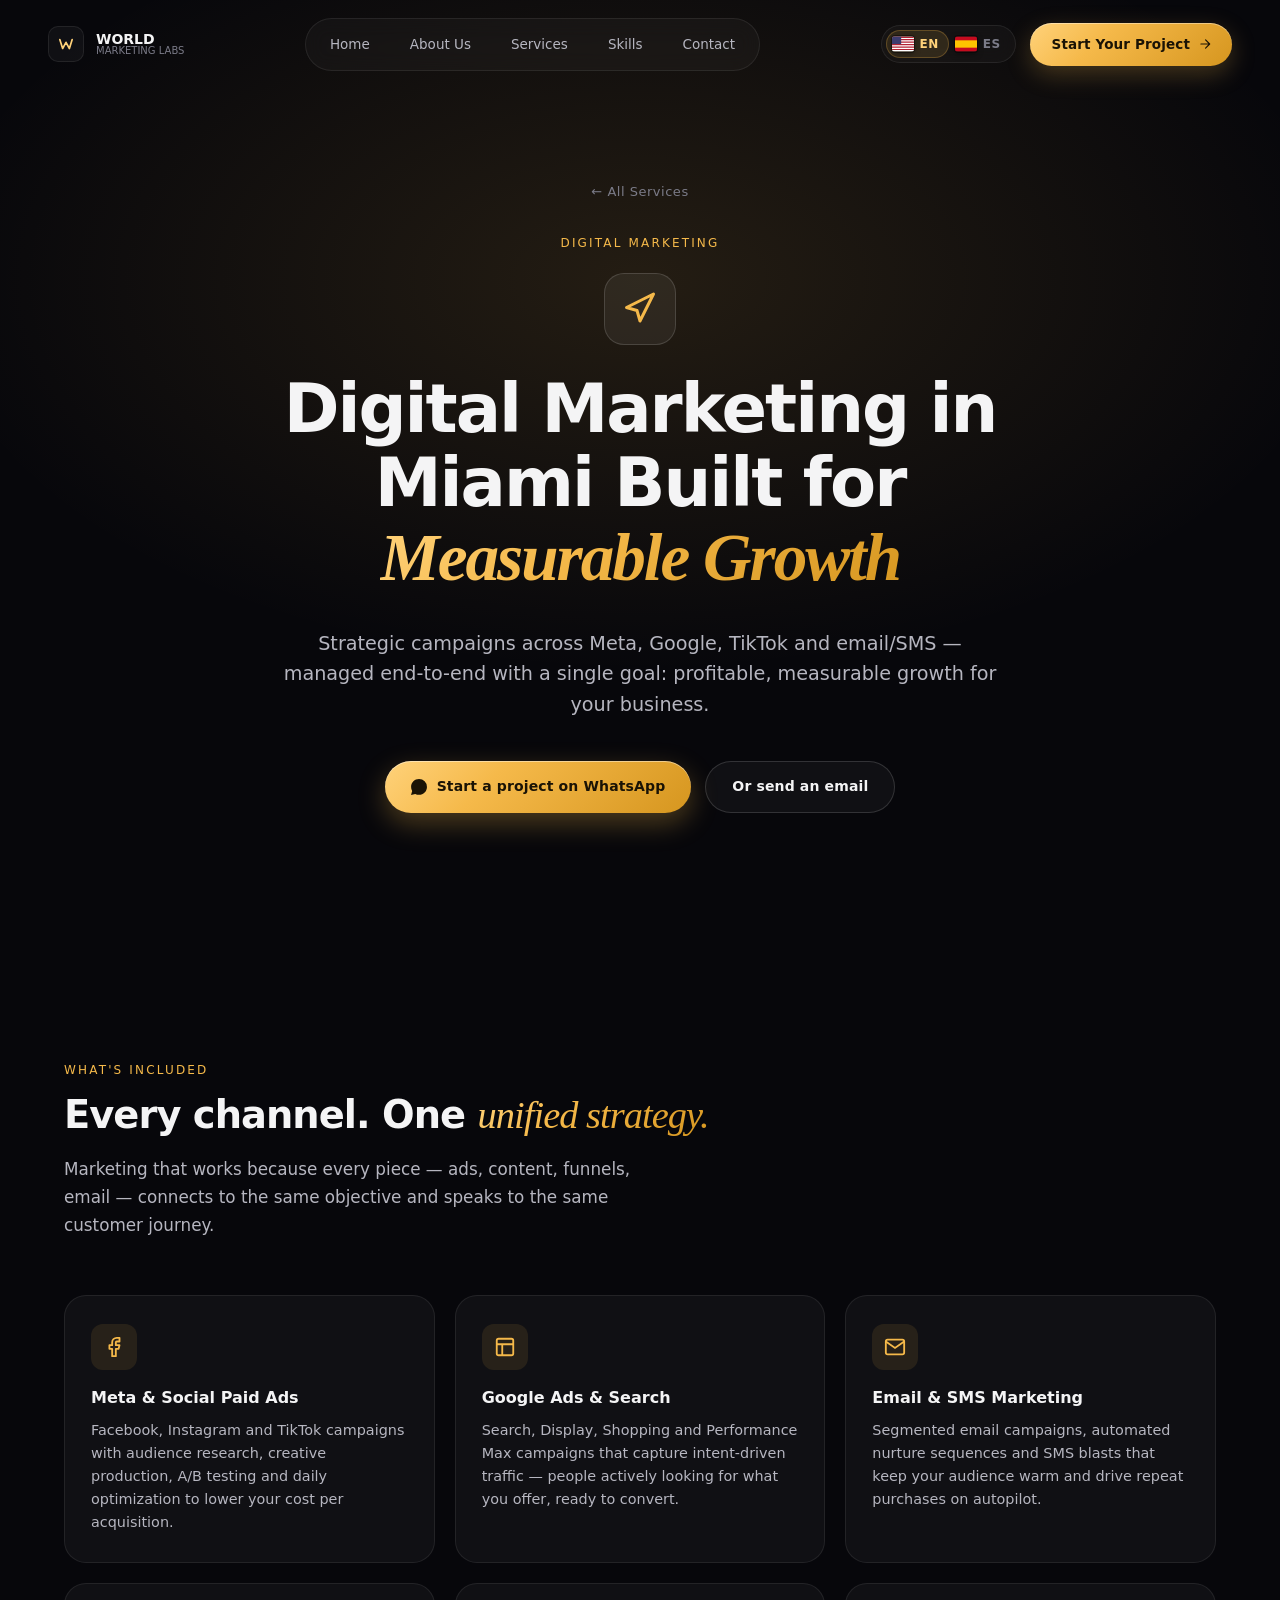
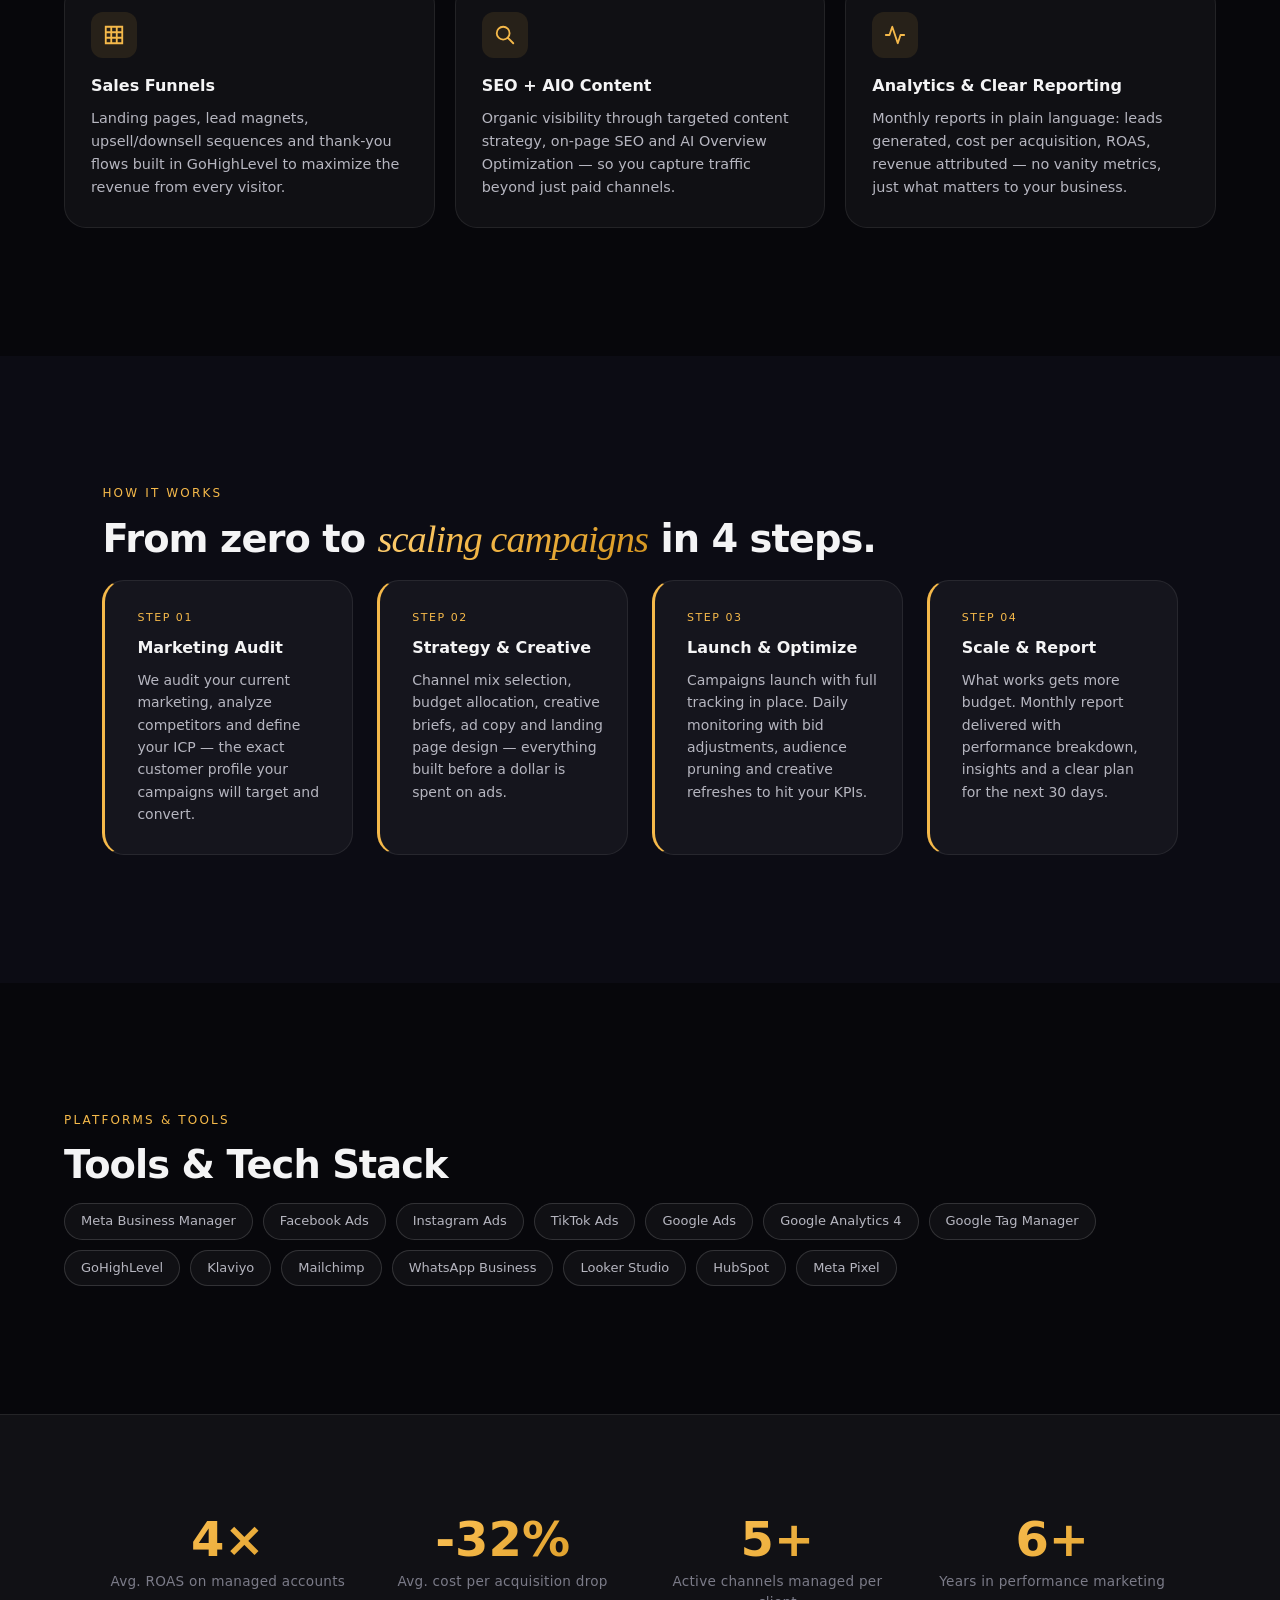
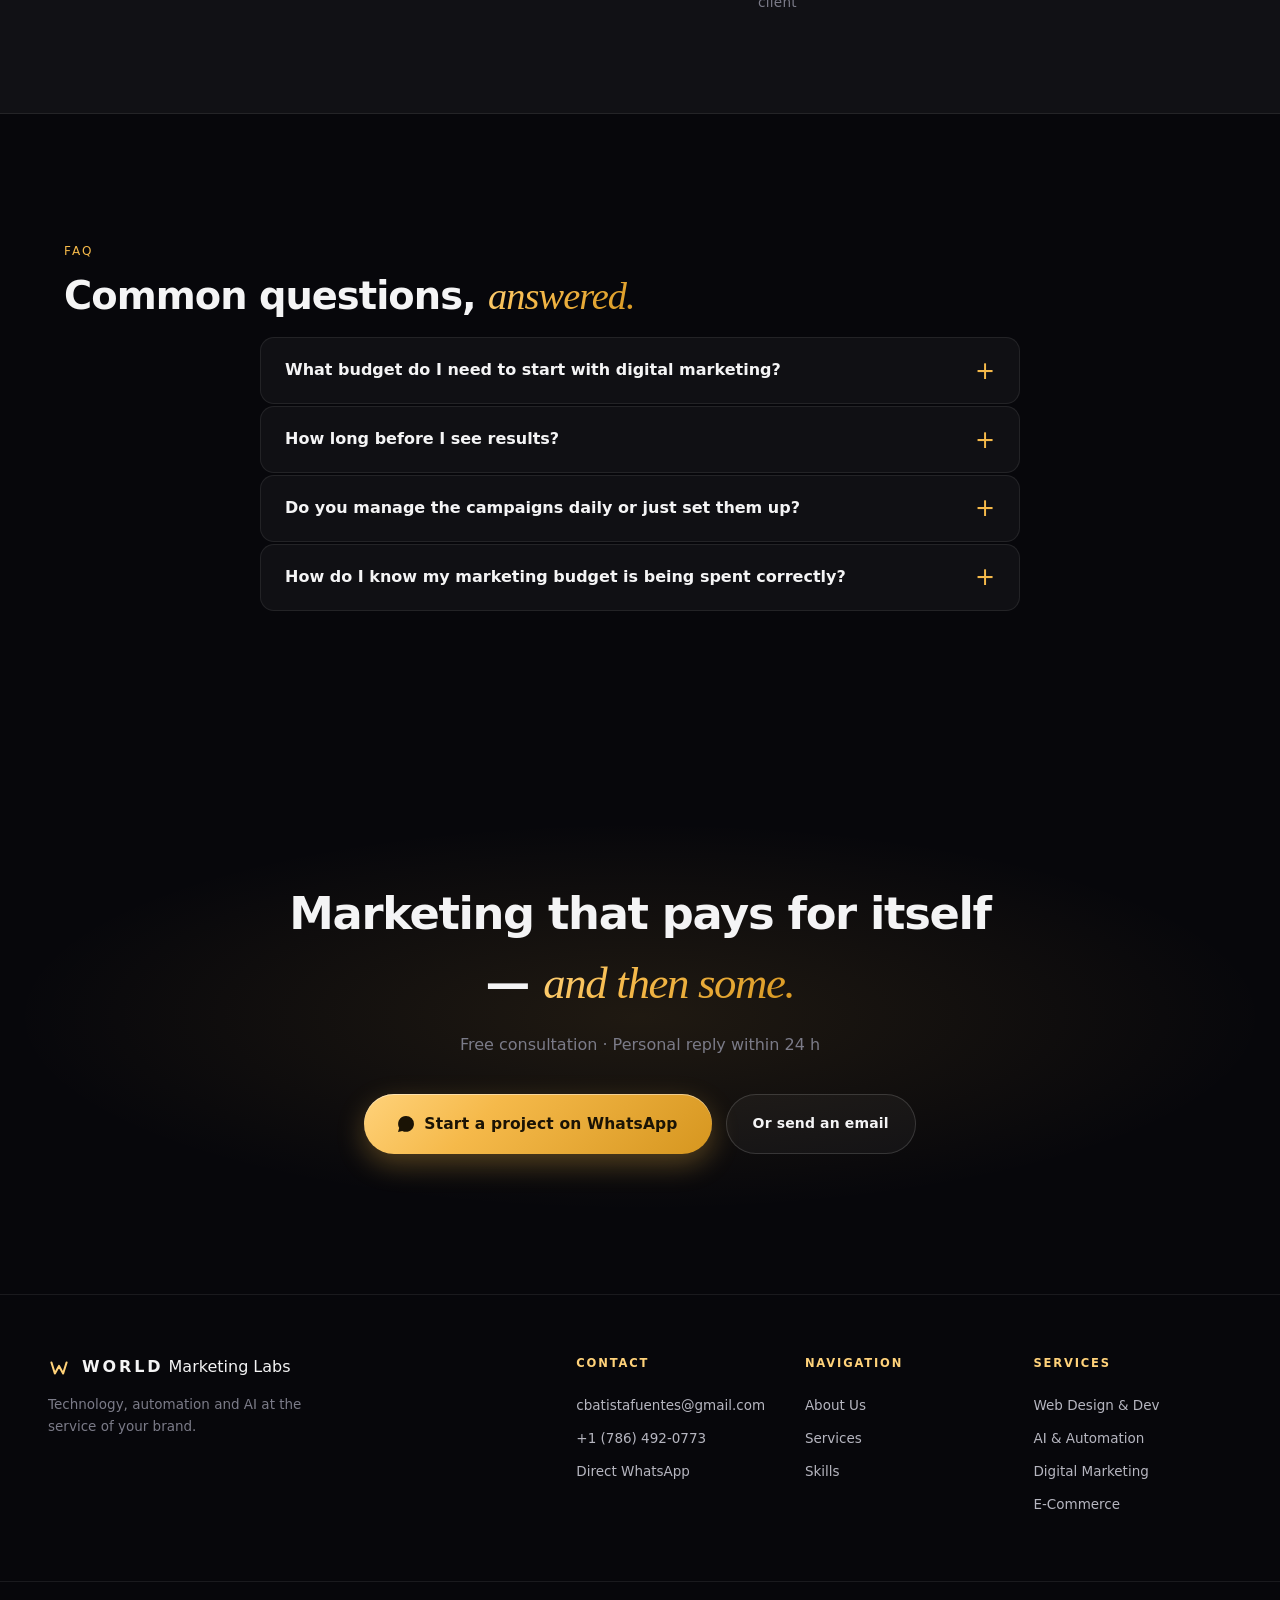
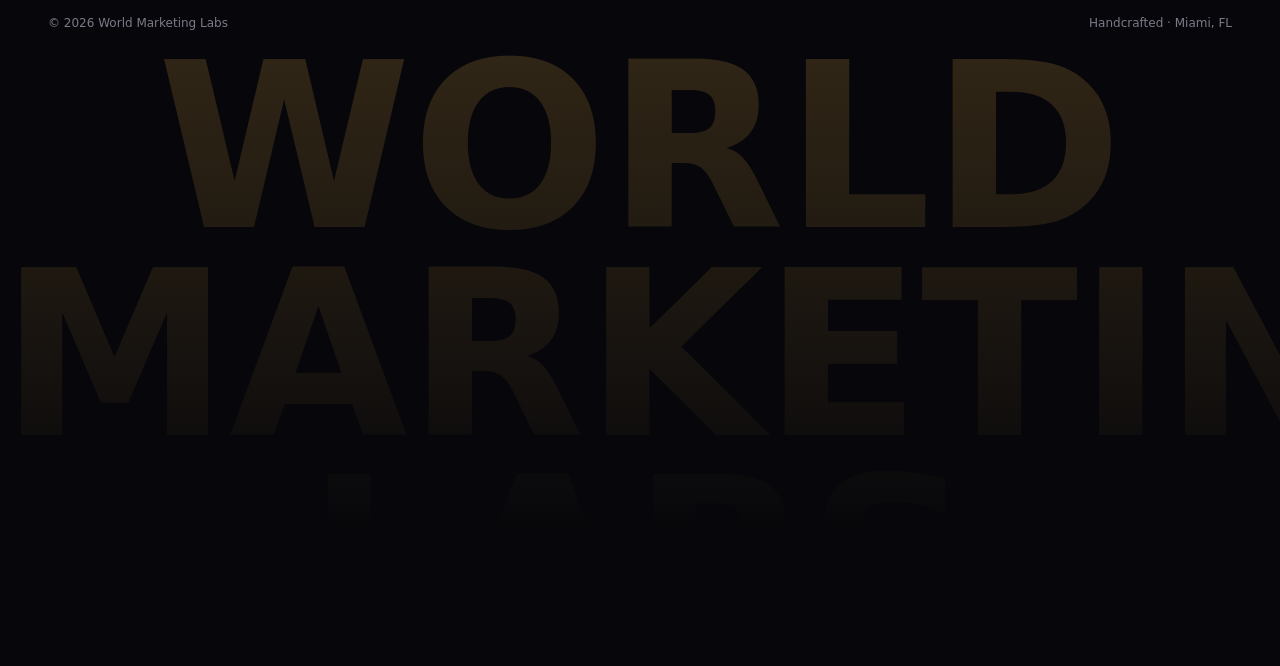
<file: services/digital-marketing.html>
﻿<!DOCTYPE html>
<html lang="en">
<head>
<meta charset="UTF-8" /><meta name="viewport" content="width=device-width, initial-scale=1.0, viewport-fit=cover" />
<meta name="description" content="Digital marketing in Miami for lead generation, sales funnels, paid ads, email/SMS campaigns, analytics and growth systems with measurable ROI." />
<meta name="robots" content="index, follow, max-image-preview:large" />
<link rel="canonical" href="https://www.worldmarketinglabs.com/services/digital-marketing" />
<title>Digital Marketing Miami | Funnels, Ads &amp; Growth | World Marketing Labs</title>
<meta name="author" content="World Marketing Labs" />
<meta name="theme-color" content="#0a0a0f" />
<meta name="keywords" content="digital marketing Miami, marketing funnels Miami, lead generation Miami, email marketing, SMS marketing, performance marketing Miami" />
<meta property="og:title" content="Digital Marketing Miami | Funnels, Ads &amp; Growth | World Marketing Labs" />
<meta property="og:description" content="Digital marketing in Miami for lead generation, sales funnels, paid ads, email/SMS campaigns, analytics and growth systems with measurable ROI." />
<meta property="og:type" content="article" />
<meta property="og:url" content="https://www.worldmarketinglabs.com/services/digital-marketing" />
<meta property="og:site_name" content="World Marketing Labs" />
<meta property="og:locale" content="en_US" />
<meta property="og:locale:alternate" content="es_US" />
<meta property="og:image" content="https://www.worldmarketinglabs.com/assets/carlos.jpg" />
<meta name="twitter:card" content="summary_large_image" />
<meta name="twitter:title" content="Digital Marketing Miami | Funnels, Ads &amp; Growth | World Marketing Labs" />
<meta name="twitter:description" content="Digital marketing in Miami for lead generation, sales funnels, paid ads, email/SMS campaigns, analytics and growth systems with measurable ROI." />
<meta name="twitter:image" content="https://www.worldmarketinglabs.com/assets/carlos.jpg" />
<script type="application/ld+json">{"@context":"https://schema.org","@graph":[{"@type":["Organization","LocalBusiness","ProfessionalService"],"@id":"https://www.worldmarketinglabs.com/#business","name":"World Marketing Labs","url":"https://www.worldmarketinglabs.com/","telephone":"+1-786-492-0773","email":"cbatistafuentes@gmail.com","image":"https://www.worldmarketinglabs.com/assets/carlos.jpg","address":{"@type":"PostalAddress","addressLocality":"Miami","addressRegion":"FL","addressCountry":"US"},"areaServed":[{"@type":"City","name":"Miami"},{"@type":"State","name":"Florida"},{"@type":"Country","name":"United States"},{"@type":"Place","name":"Remote clients worldwide"}],"slogan":"Websites, automation, marketing and IT systems that grow businesses.","sameAs":[]},{"@type":"WebSite","@id":"https://www.worldmarketinglabs.com/#website","url":"https://www.worldmarketinglabs.com/","name":"World Marketing Labs","publisher":{"@id":"https://www.worldmarketinglabs.com/#business"},"inLanguage":["en-US","es-US"]},{"@type":"ServicePage","@id":"https://www.worldmarketinglabs.com/services/digital-marketing#webpage","url":"https://www.worldmarketinglabs.com/services/digital-marketing","name":"Digital Marketing Miami | Funnels, Ads & Growth | World Marketing Labs","description":"Digital marketing in Miami for lead generation, sales funnels, paid ads, email/SMS campaigns, analytics and growth systems with measurable ROI.","isPartOf":{"@id":"https://www.worldmarketinglabs.com/#website"},"about":{"@id":"https://www.worldmarketinglabs.com/#business"},"inLanguage":["en-US","es-US"]},{"@type":"Service","@id":"https://www.worldmarketinglabs.com/services/digital-marketing#service","name":"Digital marketing and growth strategy","serviceType":"Digital marketing and growth strategy","description":"Digital marketing in Miami for lead generation, sales funnels, paid ads, email/SMS campaigns, analytics and growth systems with measurable ROI.","provider":{"@id":"https://www.worldmarketinglabs.com/#business"},"areaServed":[{"@type":"City","name":"Miami"},{"@type":"State","name":"Florida"},{"@type":"Country","name":"United States"},{"@type":"Place","name":"Remote clients worldwide"}],"availableChannel":{"@type":"ServiceChannel","serviceUrl":"https://www.worldmarketinglabs.com/services/digital-marketing","servicePhone":"+1-786-492-0773","serviceSmsNumber":"+1-786-492-0773"}},{"@type":"BreadcrumbList","@id":"https://www.worldmarketinglabs.com/services/digital-marketing#breadcrumb","itemListElement":[{"@type":"ListItem","position":1,"name":"Home","item":"https://www.worldmarketinglabs.com/"},{"@type":"ListItem","position":2,"name":"Services","item":"https://www.worldmarketinglabs.com/#services"},{"@type":"ListItem","position":3,"name":"Digital marketing and growth strategy","item":"https://www.worldmarketinglabs.com/services/digital-marketing"}]}]}</script>
<link rel="icon" type="image/svg+xml" href="/favicon.svg?v=3" />
<link rel="stylesheet" href="../styles.min.css?v=20260612-marquee-title" /><link rel="stylesheet" href="services.min.css?v=20260612-marquee-title" />
</head>
<body>
<header class="nav" id="nav">
  <a href="/" class="nav__brand"><span class="nav__brand-mark"><svg viewBox="0 0 32 32" fill="none"><path d="M5 8 L10 24 L16 13 L22 24 L27 8" stroke="url(#gx)" stroke-width="3" stroke-linecap="round" stroke-linejoin="round"/><path d="M10 8 H22" stroke="url(#gx)" stroke-width="3" stroke-linecap="round" opacity=".62"/><defs><linearGradient id="gx" x1="0" y1="0" x2="32" y2="32"><stop offset="0" stop-color="#FFD27A"/><stop offset="1" stop-color="#F59E0B"/></linearGradient></defs></svg></span><span class="nav__brand-text"><strong>WORLD</strong><em>Marketing Labs</em></span></a>
  <nav class="nav__links">
    <a href="/" data-i18n="nav.home">Home</a>
    <a href="/about" data-i18n="nav.about">About Us</a>
    <div class="has-dropdown">
      <a href="/#services" data-i18n="nav.services">Services<svg class="chev" viewBox="0 0 10 6" fill="none"><path d="M1 1l4 4 4-4" stroke="currentColor" stroke-width="1.5" stroke-linecap="round"/></svg></a>
      <div class="nav__dropdown">
        <a href="/services/web-design"><svg viewBox="0 0 24 24" fill="none"><path d="M8 9l-3 3 3 3M16 9l3 3-3 3M14 5l-4 14" stroke="currentColor" stroke-width="2" stroke-linecap="round"/></svg><span data-i18n="nav.dd.web">Web Design & Dev</span></a>
        <a href="/services/ai-automation"><svg viewBox="0 0 24 24" fill="none"><circle cx="12" cy="12" r="3" stroke="currentColor" stroke-width="2"/><path d="M12 1v6M12 17v6M4.22 4.22l4.24 4.24M15.54 15.54l4.24 4.24M1 12h6M17 12h6M4.22 19.78l4.24-4.24M15.54 8.46l4.24-4.24" stroke="currentColor" stroke-width="2" stroke-linecap="round"/></svg><span data-i18n="nav.dd.ai">AI & Automation</span></a>
        <a href="/services/digital-marketing"><svg viewBox="0 0 24 24" fill="none"><path d="M3 11l18-9-9 18-2-7-7-2z" stroke="currentColor" stroke-width="2" stroke-linejoin="round"/></svg><span data-i18n="nav.dd.mkt">Digital Marketing</span></a>
        <a href="/services/seo"><svg viewBox="0 0 24 24" fill="none"><circle cx="11" cy="11" r="8" stroke="currentColor" stroke-width="2"/><path d="m21 21-4.35-4.35" stroke="currentColor" stroke-width="2" stroke-linecap="round"/></svg><span data-i18n="nav.dd.seo">SEO & AIO</span></a>
        <a href="/services/google-ads"><svg viewBox="0 0 24 24" fill="none"><rect x="3" y="3" width="18" height="18" rx="2" stroke="currentColor" stroke-width="2"/><path d="M3 9h18M9 21V9" stroke="currentColor" stroke-width="2"/></svg><span data-i18n="nav.dd.gads">Google Ads</span></a>
        <a href="/services/social-media"><svg viewBox="0 0 24 24" fill="none"><path d="M18 2h-3a5 5 0 00-5 5v3H7v4h3v8h4v-8h3l1-4h-4V7a1 1 0 011-1h3z" stroke="currentColor" stroke-width="2" stroke-linejoin="round"/></svg><span data-i18n="nav.dd.social">Social Media Marketing</span></a>
        <a href="/services/social-management"><svg viewBox="0 0 24 24" fill="none"><path d="M17 21v-2a4 4 0 00-4-4H5a4 4 0 00-4 4v2M9 11a4 4 0 100-8 4 4 0 000 8z" stroke="currentColor" stroke-width="2" stroke-linecap="round"/></svg><span data-i18n="nav.dd.mgmt">Social Management</span></a>
        <a href="/services/ecommerce"><svg viewBox="0 0 24 24" fill="none"><path d="M6 2L3 6v14a2 2 0 002 2h14a2 2 0 002-2V6l-3-4z" stroke="currentColor" stroke-width="2" stroke-linejoin="round"/><line x1="3" y1="6" x2="21" y2="6" stroke="currentColor" stroke-width="2"/></svg><span data-i18n="nav.dd.ecom">E-Commerce</span></a>
      </div>
    </div>
    <a href="/#skills" data-i18n="nav.skills">Skills</a>
    <a href="/#contact" data-i18n="nav.contact">Contact</a>
  </nav>
  <div class="nav__right">
    <div class="langswitch" role="group"><button class="langswitch__btn" data-lang="en"><span class="langswitch__flag" aria-hidden="true"><svg viewBox="0 0 36 24" xmlns="http://www.w3.org/2000/svg"><rect width="36" height="24" fill="#fff"/><path d="M0 0h36v2H0zm0 4h36v2H0zm0 4h36v2H0zm0 4h36v2H0zm0 4h36v2H0zm0 4h36v2H0z" fill="#b22234"/><rect width="15" height="12" fill="#3c3b6e"/></svg></span><span>EN</span></button><button class="langswitch__btn" data-lang="es"><span class="langswitch__flag" aria-hidden="true"><svg viewBox="0 0 36 24" xmlns="http://www.w3.org/2000/svg"><rect width="36" height="24" fill="#c60b1e"/><rect y="6" width="36" height="12" fill="#ffc400"/></svg></span><span>ES</span></button></div>
    <a href="/#contact" class="nav__cta" data-wa="svc.wa.msg"><span data-i18n="nav.cta">Start Your Project</span><svg viewBox="0 0 24 24" fill="none"><path d="M5 12h14M13 5l7 7-7 7" stroke="currentColor" stroke-width="2" stroke-linecap="round" stroke-linejoin="round"/></svg></a>
  </div>
  <button class="nav__burger" id="burger" aria-label="Menu"><span></span><span></span></button>
</header>
<div class="mmenu" id="mmenu">
  <div class="mmenu__panels" id="mmenuPanels">
    <div class="mmenu__panel mmenu__panel--main">
      <a href="/" data-i18n="nav.home">Home</a>
      <a href="/about" data-i18n="nav.about">About Us</a>
      <button class="mmenu__has-sub" id="mmenuServicesTrigger">
        <span data-i18n="nav.services">Services</span>
        <svg viewBox="0 0 24 24" fill="none"><path d="M9 18l6-6-6-6" stroke="currentColor" stroke-width="2" stroke-linecap="round" stroke-linejoin="round"/></svg>
      </button>
      <a href="/#contact" data-i18n="nav.contact">Contact</a>
      <div class="langswitch langswitch--mobile" role="group">
        <button class="langswitch__btn" data-lang="en" aria-label="English"><span class="langswitch__flag" aria-hidden="true"><svg viewBox="0 0 36 24" xmlns="http://www.w3.org/2000/svg"><rect width="36" height="24" fill="#fff"/><path d="M0 0h36v2H0zm0 4h36v2H0zm0 4h36v2H0zm0 4h36v2H0zm0 4h36v2H0zm0 4h36v2H0z" fill="#b22234"/><rect width="15" height="12" fill="#3c3b6e"/></svg></span><span>English</span></button>
        <button class="langswitch__btn" data-lang="es" aria-label="Español"><span class="langswitch__flag" aria-hidden="true"><svg viewBox="0 0 36 24" xmlns="http://www.w3.org/2000/svg"><rect width="36" height="24" fill="#c60b1e"/><rect y="6" width="36" height="12" fill="#ffc400"/></svg></span><span>Español</span></button>
      </div>
      <a href="/#contact" class="mmenu__cta" data-i18n="nav.cta" data-wa="svc.wa.msg">Start Your Project</a>
    </div>
    <div class="mmenu__panel mmenu__panel--services">
      <button class="mmenu__back" id="mmenuBack">
        <svg viewBox="0 0 24 24" fill="none"><path d="M15 18l-6-6 6-6" stroke="currentColor" stroke-width="2" stroke-linecap="round" stroke-linejoin="round"/></svg>
        <span data-i18n="nav.back">Back</span>
      </button>
      <p class="mmenu__heading" data-i18n="nav.services">Services</p>
      <a href="/services/web-design" data-i18n="nav.dd.web">Web Design</a>
      <a href="/services/ai-automation" data-i18n="nav.dd.ai">AI &amp; Automation</a>
      <a href="/services/digital-marketing" data-i18n="nav.dd.mkt">Digital Marketing</a>
      <a href="/services/seo" data-i18n="nav.dd.seo">SEO &amp; AIO</a>
      <a href="/services/google-ads" data-i18n="nav.dd.gads">Google Ads</a>
      <a href="/services/social-media" data-i18n="nav.dd.social">Social Media</a>
      <a href="/services/social-management" data-i18n="nav.dd.mgmt">Social Management</a>
      <a href="/services/ecommerce" data-i18n="nav.dd.ecom">E-Commerce</a>
    </div>
  </div>
</div>

<main>
<section class="svc-hero">
  <div class="svc-hero__inner reveal">
    <a href="/#services" class="svc-back" data-i18n="svc.back">← All Services</a>
    <div class="svc-hero__eyebrow" data-i18n="svc.eyebrow">Digital Marketing</div>
    <div class="svc-hero__icon"><svg viewBox="0 0 24 24" fill="none"><path d="M3 11l18-9-9 18-2-7-7-2z" stroke="currentColor" stroke-width="2" stroke-linejoin="round"/></svg></div>
    <h1 class="svc-hero__title" data-i18n-html="svc.hero.title">Digital Marketing in Miami Built for <em>Measurable Growth</em></h1>
    <p class="svc-hero__lead" data-i18n="svc.hero.lead">Strategic campaigns across Meta, Google, TikTok and email/SMS — managed end-to-end with a single goal: profitable, measurable growth for your business.</p>
    <div class="svc-hero__ctas">
      <a href="/#contact" class="btn btn--primary" data-wa="svc.wa.msg"><svg viewBox="0 0 24 24" fill="currentColor"><path d="M.057 24l1.687-6.163a11.867 11.867 0 01-1.587-5.946C.16 5.335 5.495 0 12.05 0a11.817 11.817 0 018.413 3.488 11.824 11.824 0 013.48 8.414c-.003 6.557-5.338 11.892-11.893 11.892a11.9 11.9 0 01-5.688-1.448L.057 24z"/></svg><span data-i18n="svc.cta.wa">Start my project on WhatsApp</span></a>
      <a href="mailto:cbatistafuentes@gmail.com" class="btn btn--ghost" data-i18n="svc.cta.email">Or send an email</a>
    </div>
  </div>
</section>

<section class="svc-section">
  <div class="svc-section__eyebrow" data-i18n="svc.inc.eyebrow">What's Included</div>
  <h2 class="svc-section__title" data-i18n-html="svc.inc.title">Every channel. One <span class="ink">unified strategy.</span></h2>
  <p class="svc-section__sub" data-i18n="svc.inc.sub">Marketing that works because every piece — ads, content, funnels, email — connects to the same objective and speaks to the same customer journey.</p>
  <div class="svc-features">
    <div class="svc-feature"><div class="svc-feature__icon"><svg viewBox="0 0 24 24" fill="none"><path d="M18 2h-3a5 5 0 00-5 5v3H7v4h3v8h4v-8h3l1-4h-4V7a1 1 0 011-1h3z" stroke="currentColor" stroke-width="2" stroke-linejoin="round"/></svg></div><h3 data-i18n="svc.f1.title">Meta & Social Paid Ads</h3><p data-i18n="svc.f1.desc">Facebook, Instagram and TikTok campaigns with audience research, creative production, A/B testing and daily optimization to lower your cost per acquisition.</p></div>
    <div class="svc-feature"><div class="svc-feature__icon"><svg viewBox="0 0 24 24" fill="none"><rect x="3" y="3" width="18" height="18" rx="2" stroke="currentColor" stroke-width="2"/><path d="M3 9h18M9 21V9" stroke="currentColor" stroke-width="2"/></svg></div><h3 data-i18n="svc.f2.title">Google Ads & Search</h3><p data-i18n="svc.f2.desc">Search, Display, Shopping and Performance Max campaigns that capture intent-driven traffic — people actively looking for what you offer, ready to convert.</p></div>
    <div class="svc-feature"><div class="svc-feature__icon"><svg viewBox="0 0 24 24" fill="none"><path d="M4 4h16c1.1 0 2 .9 2 2v12c0 1.1-.9 2-2 2H4c-1.1 0-2-.9-2-2V6c0-1.1.9-2 2-2z" stroke="currentColor" stroke-width="2"/><polyline points="22,6 12,13 2,6" stroke="currentColor" stroke-width="2"/></svg></div><h3 data-i18n="svc.f3.title">Email & SMS Marketing</h3><p data-i18n="svc.f3.desc">Segmented email campaigns, automated nurture sequences and SMS blasts that keep your audience warm and drive repeat purchases on autopilot.</p></div>
    <div class="svc-feature"><div class="svc-feature__icon"><svg viewBox="0 0 24 24" fill="none"><path d="M3 3h18v18H3zM3 9h18M3 15h18M9 3v18M15 3v18" stroke="currentColor" stroke-width="2"/></svg></div><h3 data-i18n="svc.f4.title">Sales Funnels</h3><p data-i18n="svc.f4.desc">Landing pages, lead magnets, upsell/downsell sequences and thank-you flows built in GoHighLevel to maximize the revenue from every visitor.</p></div>
    <div class="svc-feature"><div class="svc-feature__icon"><svg viewBox="0 0 24 24" fill="none"><path d="M21 21l-6-6m2-5a7 7 0 11-14 0 7 7 0 0114 0z" stroke="currentColor" stroke-width="2" stroke-linecap="round"/></svg></div><h3 data-i18n="svc.f5.title">SEO + AIO Content</h3><p data-i18n="svc.f5.desc">Organic visibility through targeted content strategy, on-page SEO and AI Overview Optimization — so you capture traffic beyond just paid channels.</p></div>
    <div class="svc-feature"><div class="svc-feature__icon"><svg viewBox="0 0 24 24" fill="none"><polyline points="22 12 18 12 15 21 9 3 6 12 2 12" stroke="currentColor" stroke-width="2" stroke-linecap="round" stroke-linejoin="round"/></svg></div><h3 data-i18n="svc.f6.title">Analytics & Clear Reporting</h3><p data-i18n="svc.f6.desc">Monthly reports in plain language: leads generated, cost per acquisition, ROAS, revenue attributed — no vanity metrics, just what matters to your business.</p></div>
  </div>
</section>

<section class="svc-section svc-section--dark">
  <div class="svc-section__inner">
    <div class="svc-section__eyebrow" data-i18n="svc.proc.eyebrow">How It Works</div>
    <h2 class="svc-section__title" data-i18n-html="svc.proc.title">From zero to <span class="ink">scaling campaigns</span> in 4 steps.</h2>
    <div class="svc-steps">
      <div class="svc-step"><div class="svc-step__num">Step 01</div><h3 data-i18n="svc.s1.title">Marketing Audit</h3><p data-i18n="svc.s1.desc">We audit your current marketing, analyze competitors and define your ICP — the exact customer profile your campaigns will target and convert.</p></div>
      <div class="svc-step"><div class="svc-step__num">Step 02</div><h3 data-i18n="svc.s2.title">Strategy & Creative</h3><p data-i18n="svc.s2.desc">Channel mix selection, budget allocation, creative briefs, ad copy and landing page design — everything built before a dollar is spent on ads.</p></div>
      <div class="svc-step"><div class="svc-step__num">Step 03</div><h3 data-i18n="svc.s3.title">Launch & Optimize</h3><p data-i18n="svc.s3.desc">Campaigns launch with full tracking in place. Daily monitoring with bid adjustments, audience pruning and creative refreshes to hit your KPIs.</p></div>
      <div class="svc-step"><div class="svc-step__num">Step 04</div><h3 data-i18n="svc.s4.title">Scale & Report</h3><p data-i18n="svc.s4.desc">What works gets more budget. Monthly report delivered with performance breakdown, insights and a clear plan for the next 30 days.</p></div>
    </div>
  </div>
</section>

<section class="svc-section">
  <div class="svc-section__eyebrow" data-i18n="svc.stack.eyebrow">Platforms & Tools</div>
  <h2 class="svc-section__title" data-i18n="svc.stack.title">Tools & Tech Stack</h2>
  <div class="svc-stack reveal">
    <span>Meta Business Manager</span><span>Facebook Ads</span><span>Instagram Ads</span><span>TikTok Ads</span>
    <span>Google Ads</span><span>Google Analytics 4</span><span>Google Tag Manager</span>
    <span>GoHighLevel</span><span>Klaviyo</span><span>Mailchimp</span><span>WhatsApp Business</span>
    <span>Looker Studio</span><span>HubSpot</span><span>Meta Pixel</span>
  </div>
</section>

<div class="svc-stats">
  <div class="svc-stat"><div class="svc-stat__num">4×</div><div class="svc-stat__lbl" data-i18n="svc.stat1">Avg. ROAS on managed accounts</div></div>
  <div class="svc-stat"><div class="svc-stat__num">-32%</div><div class="svc-stat__lbl" data-i18n="svc.stat2">Avg. cost per acquisition drop</div></div>
  <div class="svc-stat"><div class="svc-stat__num">5+</div><div class="svc-stat__lbl" data-i18n="svc.stat3">Active channels managed per client</div></div>
  <div class="svc-stat"><div class="svc-stat__num">6+</div><div class="svc-stat__lbl" data-i18n="svc.stat4">Years in performance marketing</div></div>
</div>

<!-- ============ FAQ ============ -->
<section class="svc-section svc-faq">
  <div class="svc-section__eyebrow" data-i18n="svc.faq.eyebrow">FAQ</div>
  <h2 class="svc-section__title" data-i18n-html="svc.faq.title">Common questions, <span class="ink">answered.</span></h2>
  <div class="faq-list">
    <details class="faq-item">
      <summary data-i18n="svc.faq.q1">Loading...</summary>
      <div class="faq-body" data-i18n="svc.faq.a1">Loading...</div>
    </details>
    <details class="faq-item">
      <summary data-i18n="svc.faq.q2">Loading...</summary>
      <div class="faq-body" data-i18n="svc.faq.a2">Loading...</div>
    </details>
    <details class="faq-item">
      <summary data-i18n="svc.faq.q3">Loading...</summary>
      <div class="faq-body" data-i18n="svc.faq.a3">Loading...</div>
    </details>
    <details class="faq-item">
      <summary data-i18n="svc.faq.q4">Loading...</summary>
      <div class="faq-body" data-i18n="svc.faq.a4">Loading...</div>
    </details>
  </div>
</section>

<section class="svc-cta">
  <div class="svc-cta__inner reveal">
    <h2 class="svc-cta__title" data-i18n-html="svc.cta.title">Marketing that pays for itself — <span class="ink">and then some.</span></h2>
    <p class="svc-cta__sub" data-i18n="svc.cta.sub">Free consultation · Personal reply within 24 h</p>
    <div class="svc-cta__btns">
      <a href="/#contact" class="btn btn--primary btn--xl" data-wa="svc.wa.msg"><svg viewBox="0 0 24 24" fill="currentColor"><path d="M.057 24l1.687-6.163a11.867 11.867 0 01-1.587-5.946C.16 5.335 5.495 0 12.05 0a11.817 11.817 0 018.413 3.488 11.824 11.824 0 013.48 8.414c-.003 6.557-5.338 11.892-11.893 11.892a11.9 11.9 0 01-5.688-1.448L.057 24z"/></svg><span data-i18n="svc.cta.wa">Start my project on WhatsApp</span></a>
      <a href="mailto:cbatistafuentes@gmail.com" class="btn btn--ghost" data-i18n="svc.cta.email">Or send an email</a>
    </div>
  </div>
</section>
</main>

<footer class="footer"><div class="footer__inner"><div class="footer__brand"><div class="footer__logo"><svg viewBox="0 0 32 32" fill="none"><path d="M5 8 L10 24 L16 13 L22 24 L27 8" stroke="url(#gx2)" stroke-width="3" stroke-linecap="round" stroke-linejoin="round"/><path d="M10 8 H22" stroke="url(#gx2)" stroke-width="3" stroke-linecap="round" opacity=".62"/><defs><linearGradient id="gx2" x1="0" y1="0" x2="32" y2="32"><stop offset="0" stop-color="#FFD27A"/><stop offset="1" stop-color="#F59E0B"/></linearGradient></defs></svg><span><strong>WORLD</strong> Marketing Labs</span></div><p data-i18n="footer.tagline">Technology, automation and AI at the service of your brand.</p></div><div class="footer__cols"><div><h5 data-i18n="footer.contact.title">Contact</h5><a href="mailto:cbatistafuentes@gmail.com">cbatistafuentes@gmail.com</a><a href="tel:+17864920773">+1 (786) 492-0773</a><a href="/#contact" data-i18n="footer.contact.wa">Direct WhatsApp</a></div><div><h5 data-i18n="footer.nav.title">Navigation</h5><a href="/about" data-i18n="nav.about">About Us</a><a href="/#services" data-i18n="nav.services">Services</a><a href="/#skills" data-i18n="nav.skills">Skills</a></div><div><h5 data-i18n="footer.services.title">Services</h5><a href="/services/web-design" data-i18n="nav.dd.web">Web Design & Dev</a><a href="/services/ai-automation" data-i18n="nav.dd.ai">AI & Automation</a><a href="/services/digital-marketing" data-i18n="nav.dd.mkt">Digital Marketing</a><a href="/services/ecommerce" data-i18n="nav.dd.ecom">E-Commerce</a></div></div></div><div class="footer__bottom"><span>© <span id="yr">2026</span> World Marketing Labs</span><span data-i18n="footer.built">Handcrafted · Miami, FL</span></div><div class="footer__giant" aria-hidden="true">WORLD MARKETING LABS</div></footer>

<script>
window.PAGE_I18N = {
  en: {
    'page.title': 'Digital Marketing | World Marketing Labs',
    'svc.eyebrow': 'Digital Marketing',
    'svc.hero.title': 'Digital Marketing in Miami Built for <em>Measurable Growth</em>',
    'svc.hero.lead': 'Strategic campaigns across Meta, Google, TikTok and email/SMS — managed end-to-end with a single goal: profitable, measurable growth for your business.',
    'svc.wa.msg': "Hi! I'm interested in Digital Marketing services. Can we talk?",
    'svc.inc.eyebrow': "What's Included",
    'svc.inc.title': 'Every channel. One <span class="ink">unified strategy.</span>',
    'svc.inc.sub': 'Marketing that works because every piece — ads, content, funnels, email — connects to the same objective and speaks to the same customer journey.',
    'svc.f1.title': 'Meta & Social Paid Ads', 'svc.f1.desc': 'Facebook, Instagram and TikTok campaigns with audience research, creative production, A/B testing and daily optimization to lower your cost per acquisition.',
    'svc.f2.title': 'Google Ads & Search', 'svc.f2.desc': 'Search, Display, Shopping and Performance Max campaigns that capture intent-driven traffic — people actively looking for what you offer, ready to convert.',
    'svc.f3.title': 'Email & SMS Marketing', 'svc.f3.desc': 'Segmented email campaigns, automated nurture sequences and SMS blasts that keep your audience warm and drive repeat purchases on autopilot.',
    'svc.f4.title': 'Sales Funnels', 'svc.f4.desc': 'Landing pages, lead magnets, upsell/downsell sequences and thank-you flows built in GoHighLevel to maximize the revenue from every visitor.',
    'svc.f5.title': 'SEO + AIO Content', 'svc.f5.desc': 'Organic visibility through targeted content strategy, on-page SEO and AI Overview Optimization — so you capture traffic beyond just paid channels.',
    'svc.f6.title': 'Analytics & Clear Reporting', 'svc.f6.desc': 'Monthly reports in plain language: leads generated, cost per acquisition, ROAS, revenue attributed — no vanity metrics, just what matters to your business.',
    'svc.proc.eyebrow': 'How It Works',
    'svc.proc.title': 'From zero to <span class="ink">scaling campaigns</span> in 4 steps.',
    'svc.s1.title': 'Marketing Audit', 'svc.s1.desc': 'We audit your current marketing, analyze competitors and define your ICP — the exact customer profile your campaigns will target and convert.',
    'svc.s2.title': 'Strategy & Creative', 'svc.s2.desc': 'Channel mix selection, budget allocation, creative briefs, ad copy and landing page design — everything built before a dollar is spent on ads.',
    'svc.s3.title': 'Launch & Optimize', 'svc.s3.desc': 'Campaigns launch with full tracking in place. Daily monitoring with bid adjustments, audience pruning and creative refreshes to hit your KPIs.',
    'svc.s4.title': 'Scale & Report', 'svc.s4.desc': 'What works gets more budget. Monthly report delivered with performance breakdown, insights and a clear plan for the next 30 days.',
    'svc.stack.eyebrow': 'Platforms & Tools',
    'svc.stat1': 'Avg. ROAS on managed accounts', 'svc.stat2': 'Avg. cost per acquisition drop',
    'svc.stat3': 'Active channels managed per client', 'svc.stat4': 'Years in performance marketing',
    'svc.cta.title': 'Marketing that pays for itself — <span class="ink">and then some.</span>',
    'svc.faq.q1': 'What budget do I need to start with digital marketing?', 'svc.faq.a1': 'For paid ads, we recommend a minimum of $500–$1,000/month in ad spend to generate enough data for optimization. Our management fees are separate. With smaller budgets we focus on the one or two channels where your customers are most active to maximize results before scaling.',
    'svc.faq.q2': 'How long before I see results?', 'svc.faq.a2': 'Paid ads can generate leads or sales within the first week, though the first 2–4 weeks are a learning phase. SEO and content marketing are longer plays — usually 3–6 months for significant organic traffic. We set realistic expectations in the strategy session and track progress against agreed KPIs.',
    'svc.faq.q3': 'Do you manage the campaigns daily or just set them up?', 'svc.faq.a3': 'Full daily management. We monitor performance every day, adjust bids, refresh creatives before fatigue sets in, prune underperforming audiences and reallocate budgets to what\'s working. You get a monthly report with all key metrics and a forward-looking plan.',
    'svc.faq.q4': 'How do I know my marketing budget is being spent correctly?', 'svc.faq.a4': 'Full transparency. You have access to all ad accounts — we never hide account access. You see every campaign we run and get monthly reports in plain language with cost per lead, ROAS and revenue attributed to our campaigns. If something is not working, we tell you directly and fix it.',
  },
  es: {
    'page.title': 'Marketing Digital | World Marketing Labs',
    'svc.eyebrow': 'Marketing Digital',
    'svc.hero.title': 'Marketing digital en Miami creado para <em>crecimiento medible</em>',
    'svc.hero.lead': 'Campañas estratégicas en Meta, Google, TikTok y email/SMS — gestionadas de principio a fin con un único objetivo: crecimiento rentable y medible para tu negocio.',
    'svc.wa.msg': '¡Hola! Me interesa el servicio de Marketing Digital. ¿Podemos hablar?',
    'svc.inc.eyebrow': 'Qué Incluye',
    'svc.inc.title': 'Cada canal. Una <span class="ink">estrategia unificada.</span>',
    'svc.inc.sub': 'Marketing que funciona porque cada pieza — anuncios, contenido, embudos, email — conecta con el mismo objetivo y habla al mismo recorrido del cliente.',
    'svc.f1.title': 'Anuncios Pagados en Meta y Redes', 'svc.f1.desc': 'Campañas en Facebook, Instagram y TikTok con investigación de audiencias, producción creativa, pruebas A/B y optimización diaria para reducir tu costo por adquisición.',
    'svc.f2.title': 'Google Ads y Búsqueda', 'svc.f2.desc': 'Campañas de Búsqueda, Display, Shopping y Performance Max que capturan tráfico con intención — personas buscando activamente lo que ofreces, listas para convertir.',
    'svc.f3.title': 'Email y SMS Marketing', 'svc.f3.desc': 'Campañas de email segmentadas, secuencias de nurturing automatizadas y envíos de SMS que mantienen tu audiencia activa e impulsan compras recurrentes en piloto automático.',
    'svc.f4.title': 'Embudos de Ventas', 'svc.f4.desc': 'Landing pages, lead magnets, secuencias de upsell/downsell y flujos de agradecimiento construidos en GoHighLevel para maximizar los ingresos de cada visitante.',
    'svc.f5.title': 'Contenido SEO + AIO', 'svc.f5.desc': 'Visibilidad orgánica mediante estrategia de contenido, SEO on-page y Optimización para AI Overviews — para capturar tráfico más allá de los canales pagados.',
    'svc.f6.title': 'Analítica e Informes Claros', 'svc.f6.desc': 'Informes mensuales en lenguaje claro: leads generados, costo por adquisición, ROAS, ingresos atribuidos — sin métricas de vanidad, solo lo que importa a tu negocio.',
    'svc.proc.eyebrow': 'Cómo Funciona',
    'svc.proc.title': 'De cero a <span class="ink">campañas escalando</span> en 4 pasos.',
    'svc.s1.title': 'Auditoría de Marketing', 'svc.s1.desc': 'Auditamos tu marketing actual, analizamos competidores y definimos tu ICP — el perfil exacto de cliente que tus campañas van a alcanzar y convertir.',
    'svc.s2.title': 'Estrategia y Creatividad', 'svc.s2.desc': 'Selección del mix de canales, asignación de presupuesto, briefings creativos, textos de anuncios y diseño de landing pages — todo construido antes de gastar un dólar en ads.',
    'svc.s3.title': 'Lanzamiento y Optimización', 'svc.s3.desc': 'Las campañas se lanzan con seguimiento completo. Monitoreo diario con ajustes de pujas, depuración de audiencias y renovación de creatividades para alcanzar tus KPIs.',
    'svc.s4.title': 'Escala e Informe', 'svc.s4.desc': 'Lo que funciona recibe más presupuesto. Informe mensual con desglose de rendimiento, insights y un plan claro para los próximos 30 días.',
    'svc.stack.eyebrow': 'Plataformas y Herramientas',
    'svc.stat1': 'ROAS promedio en cuentas gestionadas', 'svc.stat2': 'Reducción promedio del costo por adquisición',
    'svc.stat3': 'Canales activos gestionados por cliente', 'svc.stat4': 'Años en marketing de rendimiento',
    'svc.cta.title': 'Marketing que se paga solo — <span class="ink">y mucho más.</span>',
    'svc.faq.q1': '¿Qué presupuesto necesito para empezar con marketing digital?', 'svc.faq.a1': 'Para anuncios pagados recomendamos un mínimo de $500–$1,000/mes en gasto publicitario para generar suficientes datos. Nuestras tarifas de gestión son adicionales. Con presupuestos más pequeños, nos enfocamos en uno o dos canales donde tus clientes son más activos para maximizar resultados antes de escalar.',
    'svc.faq.q2': '¿Cuánto tiempo antes de ver resultados?', 'svc.faq.a2': 'Los anuncios pagados pueden generar leads o ventas en la primera semana, aunque las primeras 2–4 semanas son una fase de aprendizaje. El SEO y marketing de contenidos suelen tomar 3–6 meses para tráfico orgánico significativo. Establecemos expectativas realistas en la sesión de estrategia y medimos el progreso mensualmente.',
    'svc.faq.q3': '¿Gestionan las campañas a diario o solo las configuran?', 'svc.faq.a3': 'Gestión diaria completa. Monitoreamos el rendimiento cada día, ajustamos pujas, renovamos creatividades, depuramos audiencias y reasignamos presupuestos a lo que funciona. Recibes un informe mensual con todas las métricas clave y un plan orientado al futuro.',
    'svc.faq.q4': '¿Cómo sé que mi presupuesto de marketing se está gastando correctamente?', 'svc.faq.a4': 'Total transparencia. Tienes acceso a todas las cuentas de anuncios — nunca ocultamos el acceso. Ves cada campaña que corremos y recibes informes mensuales en lenguaje simple con costo por lead, ROAS e ingresos atribuidos a nuestras campañas. Si algo no funciona, te lo decimos directamente y lo corregimos.',
  }
};
</script>
<script src="services.min.js?v=20260612-marquee-title"></script>
</body></html>
</file>
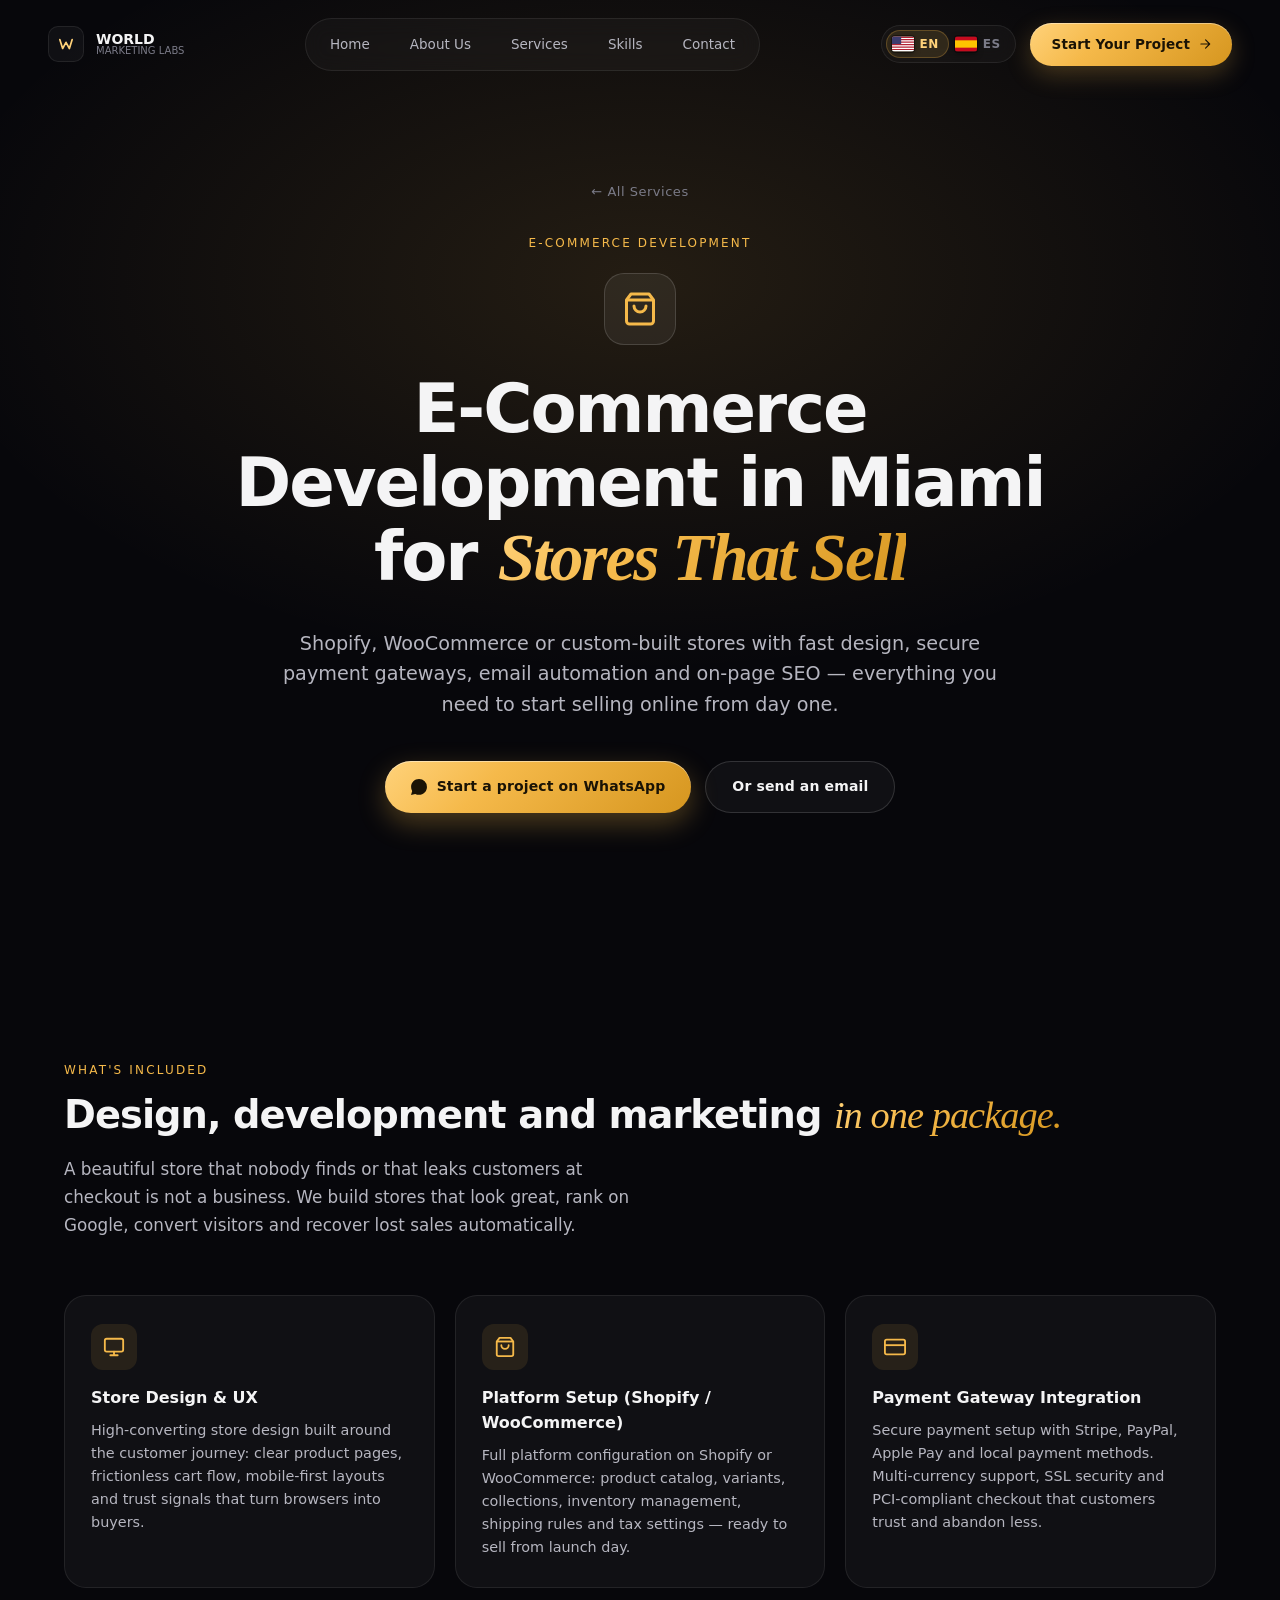
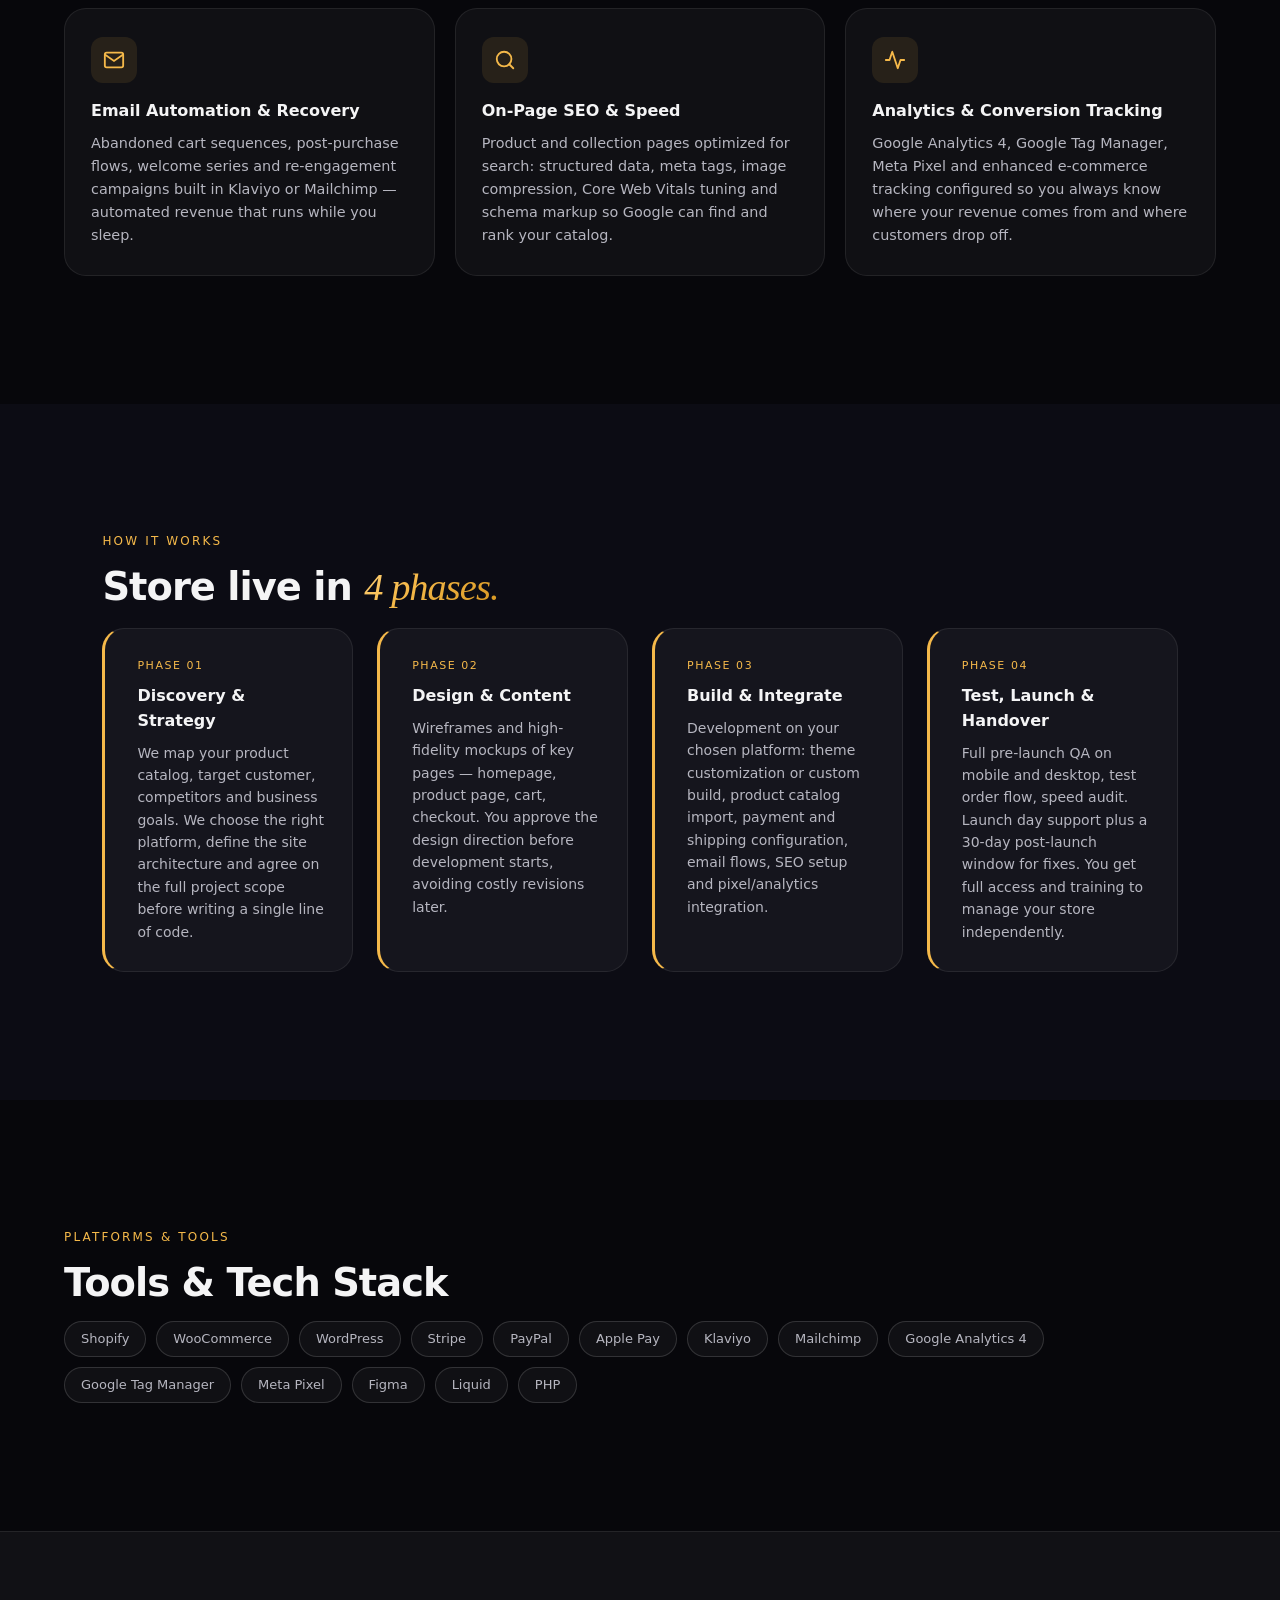
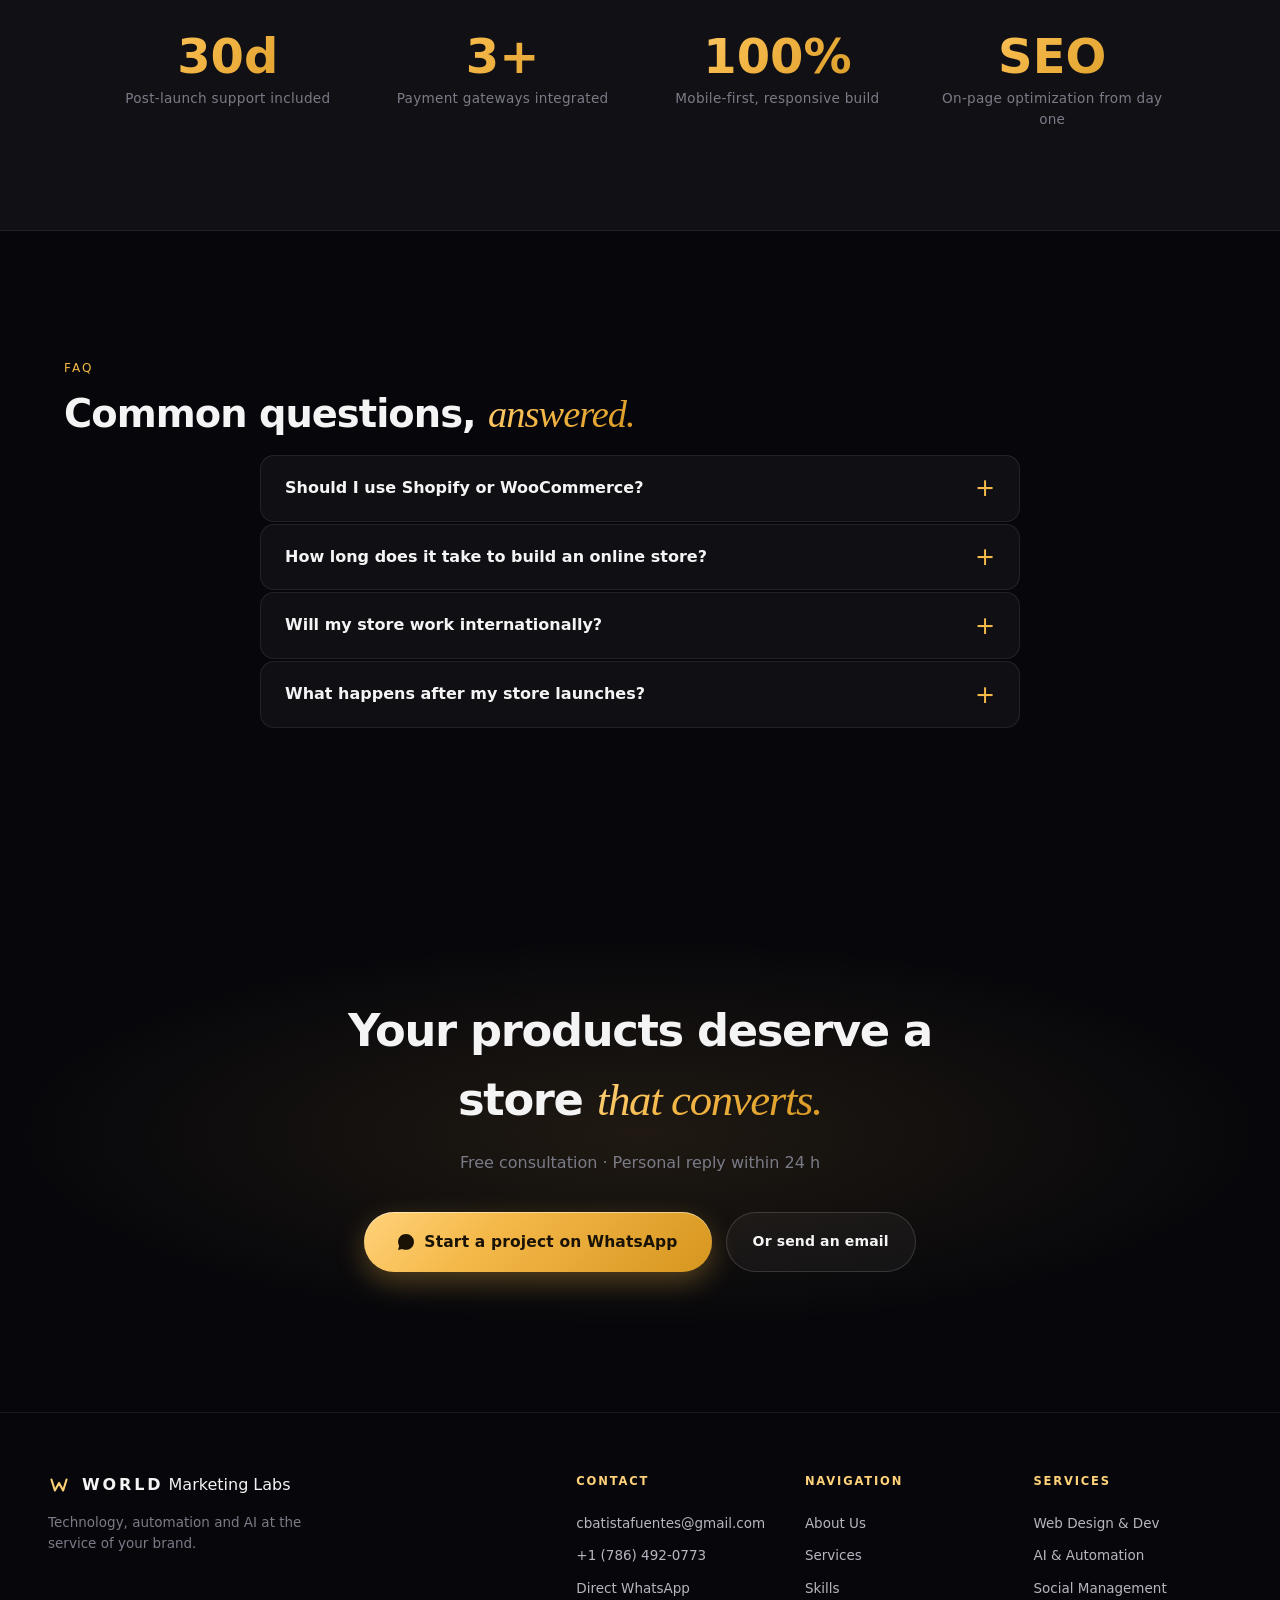
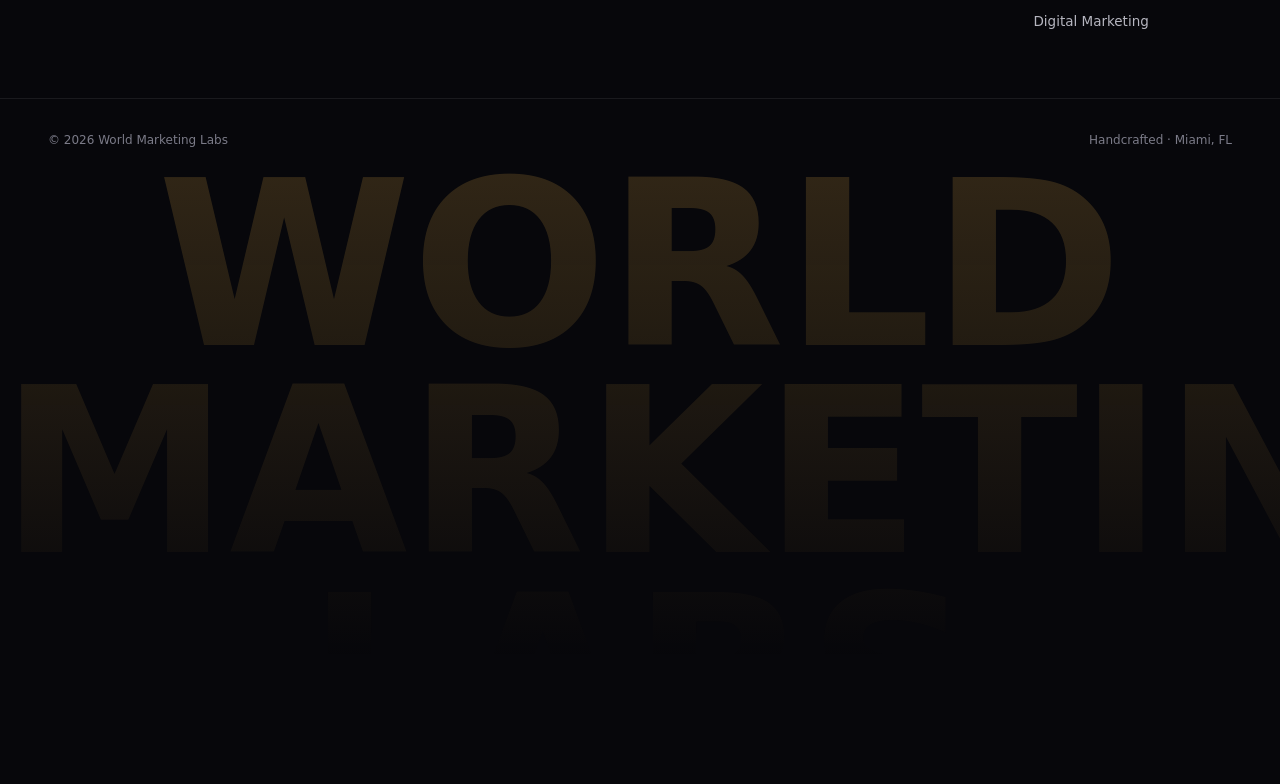
<file: services/ecommerce.html>
﻿<!DOCTYPE html>
<html lang="en">
<head>
<meta charset="UTF-8" /><meta name="viewport" content="width=device-width, initial-scale=1.0, viewport-fit=cover" />
<meta name="description" content="E-commerce development in Miami for Shopify, WooCommerce and custom online stores with SEO, payment gateways, analytics and conversion optimization." />
<meta name="robots" content="index, follow, max-image-preview:large" />
<link rel="canonical" href="https://www.worldmarketinglabs.com/services/ecommerce" />
<title>E-Commerce Miami | Shopify &amp; WooCommerce | World Marketing Labs</title>
<meta name="author" content="World Marketing Labs" />
<meta name="theme-color" content="#0a0a0f" />
<meta name="keywords" content="ecommerce development Miami, Shopify Miami, WooCommerce Miami, online store development, ecommerce SEO, conversion optimization" />
<meta property="og:title" content="E-Commerce Miami | Shopify &amp; WooCommerce | World Marketing Labs" />
<meta property="og:description" content="E-commerce development in Miami for Shopify, WooCommerce and custom online stores with SEO, payment gateways, analytics and conversion optimization." />
<meta property="og:type" content="article" />
<meta property="og:url" content="https://www.worldmarketinglabs.com/services/ecommerce" />
<meta property="og:site_name" content="World Marketing Labs" />
<meta property="og:locale" content="en_US" />
<meta property="og:locale:alternate" content="es_US" />
<meta property="og:image" content="https://www.worldmarketinglabs.com/assets/carlos.jpg" />
<meta name="twitter:card" content="summary_large_image" />
<meta name="twitter:title" content="E-Commerce Miami | Shopify &amp; WooCommerce | World Marketing Labs" />
<meta name="twitter:description" content="E-commerce development in Miami for Shopify, WooCommerce and custom online stores with SEO, payment gateways, analytics and conversion optimization." />
<meta name="twitter:image" content="https://www.worldmarketinglabs.com/assets/carlos.jpg" />
<script type="application/ld+json">{"@context":"https://schema.org","@graph":[{"@type":["Organization","LocalBusiness","ProfessionalService"],"@id":"https://www.worldmarketinglabs.com/#business","name":"World Marketing Labs","url":"https://www.worldmarketinglabs.com/","telephone":"+1-786-492-0773","email":"cbatistafuentes@gmail.com","image":"https://www.worldmarketinglabs.com/assets/carlos.jpg","address":{"@type":"PostalAddress","addressLocality":"Miami","addressRegion":"FL","addressCountry":"US"},"areaServed":[{"@type":"City","name":"Miami"},{"@type":"State","name":"Florida"},{"@type":"Country","name":"United States"},{"@type":"Place","name":"Remote clients worldwide"}],"slogan":"Websites, automation, marketing and IT systems that grow businesses.","sameAs":[]},{"@type":"WebSite","@id":"https://www.worldmarketinglabs.com/#website","url":"https://www.worldmarketinglabs.com/","name":"World Marketing Labs","publisher":{"@id":"https://www.worldmarketinglabs.com/#business"},"inLanguage":["en-US","es-US"]},{"@type":"ServicePage","@id":"https://www.worldmarketinglabs.com/services/ecommerce#webpage","url":"https://www.worldmarketinglabs.com/services/ecommerce","name":"E-Commerce Miami | Shopify & WooCommerce | World Marketing Labs","description":"E-commerce development in Miami for Shopify, WooCommerce and custom online stores with SEO, payment gateways, analytics and conversion optimization.","isPartOf":{"@id":"https://www.worldmarketinglabs.com/#website"},"about":{"@id":"https://www.worldmarketinglabs.com/#business"},"inLanguage":["en-US","es-US"]},{"@type":"Service","@id":"https://www.worldmarketinglabs.com/services/ecommerce#service","name":"E-commerce website development","serviceType":"E-commerce website development","description":"E-commerce development in Miami for Shopify, WooCommerce and custom online stores with SEO, payment gateways, analytics and conversion optimization.","provider":{"@id":"https://www.worldmarketinglabs.com/#business"},"areaServed":[{"@type":"City","name":"Miami"},{"@type":"State","name":"Florida"},{"@type":"Country","name":"United States"},{"@type":"Place","name":"Remote clients worldwide"}],"availableChannel":{"@type":"ServiceChannel","serviceUrl":"https://www.worldmarketinglabs.com/services/ecommerce","servicePhone":"+1-786-492-0773","serviceSmsNumber":"+1-786-492-0773"}},{"@type":"BreadcrumbList","@id":"https://www.worldmarketinglabs.com/services/ecommerce#breadcrumb","itemListElement":[{"@type":"ListItem","position":1,"name":"Home","item":"https://www.worldmarketinglabs.com/"},{"@type":"ListItem","position":2,"name":"Services","item":"https://www.worldmarketinglabs.com/#services"},{"@type":"ListItem","position":3,"name":"E-commerce website development","item":"https://www.worldmarketinglabs.com/services/ecommerce"}]}]}</script>
<link rel="icon" type="image/svg+xml" href="/favicon.svg?v=3" />
<link rel="stylesheet" href="../styles.min.css?v=20260612-marquee-title" /><link rel="stylesheet" href="services.min.css?v=20260612-marquee-title" />
</head>
<body>
<header class="nav" id="nav">
  <a href="/" class="nav__brand"><span class="nav__brand-mark"><svg viewBox="0 0 32 32" fill="none"><path d="M5 8 L10 24 L16 13 L22 24 L27 8" stroke="url(#gx)" stroke-width="3" stroke-linecap="round" stroke-linejoin="round"/><path d="M10 8 H22" stroke="url(#gx)" stroke-width="3" stroke-linecap="round" opacity=".62"/><defs><linearGradient id="gx" x1="0" y1="0" x2="32" y2="32"><stop offset="0" stop-color="#FFD27A"/><stop offset="1" stop-color="#F59E0B"/></linearGradient></defs></svg></span><span class="nav__brand-text"><strong>WORLD</strong><em>Marketing Labs</em></span></a>
  <nav class="nav__links">
    <a href="/" data-i18n="nav.home">Home</a>
    <a href="/about" data-i18n="nav.about">About Us</a>
    <div class="has-dropdown">
      <a href="/#services" data-i18n="nav.services">Services<svg class="chev" viewBox="0 0 10 6" fill="none"><path d="M1 1l4 4 4-4" stroke="currentColor" stroke-width="1.5" stroke-linecap="round"/></svg></a>
      <div class="nav__dropdown">
        <a href="/services/web-design"><svg viewBox="0 0 24 24" fill="none"><path d="M8 9l-3 3 3 3M16 9l3 3-3 3M14 5l-4 14" stroke="currentColor" stroke-width="2" stroke-linecap="round"/></svg><span data-i18n="nav.dd.web">Web Design & Dev</span></a>
        <a href="/services/ai-automation"><svg viewBox="0 0 24 24" fill="none"><circle cx="12" cy="12" r="3" stroke="currentColor" stroke-width="2"/><path d="M12 1v6M12 17v6M4.22 4.22l4.24 4.24M15.54 15.54l4.24 4.24M1 12h6M17 12h6M4.22 19.78l4.24-4.24M15.54 8.46l4.24-4.24" stroke="currentColor" stroke-width="2" stroke-linecap="round"/></svg><span data-i18n="nav.dd.ai">AI & Automation</span></a>
        <a href="/services/digital-marketing"><svg viewBox="0 0 24 24" fill="none"><path d="M3 11l18-9-9 18-2-7-7-2z" stroke="currentColor" stroke-width="2" stroke-linejoin="round"/></svg><span data-i18n="nav.dd.mkt">Digital Marketing</span></a>
        <a href="/services/seo"><svg viewBox="0 0 24 24" fill="none"><circle cx="11" cy="11" r="8" stroke="currentColor" stroke-width="2"/><path d="m21 21-4.35-4.35" stroke="currentColor" stroke-width="2" stroke-linecap="round"/></svg><span data-i18n="nav.dd.seo">SEO & AIO</span></a>
        <a href="/services/google-ads"><svg viewBox="0 0 24 24" fill="none"><rect x="3" y="3" width="18" height="18" rx="2" stroke="currentColor" stroke-width="2"/><path d="M3 9h18M9 21V9" stroke="currentColor" stroke-width="2"/></svg><span data-i18n="nav.dd.gads">Google Ads</span></a>
        <a href="/services/social-media"><svg viewBox="0 0 24 24" fill="none"><path d="M18 2h-3a5 5 0 00-5 5v3H7v4h3v8h4v-8h3l1-4h-4V7a1 1 0 011-1h3z" stroke="currentColor" stroke-width="2" stroke-linejoin="round"/></svg><span data-i18n="nav.dd.social">Social Media Marketing</span></a>
        <a href="/services/social-management"><svg viewBox="0 0 24 24" fill="none"><path d="M17 21v-2a4 4 0 00-4-4H5a4 4 0 00-4 4v2M9 11a4 4 0 100-8 4 4 0 000 8z" stroke="currentColor" stroke-width="2" stroke-linecap="round"/></svg><span data-i18n="nav.dd.mgmt">Social Management</span></a>
        <a href="/services/ecommerce"><svg viewBox="0 0 24 24" fill="none"><path d="M6 2L3 6v14a2 2 0 002 2h14a2 2 0 002-2V6l-3-4z" stroke="currentColor" stroke-width="2" stroke-linejoin="round"/><line x1="3" y1="6" x2="21" y2="6" stroke="currentColor" stroke-width="2"/></svg><span data-i18n="nav.dd.ecom">E-Commerce</span></a>
      </div>
    </div>
    <a href="/#skills" data-i18n="nav.skills">Skills</a>
    <a href="/#contact" data-i18n="nav.contact">Contact</a>
  </nav>
  <div class="nav__right">
    <div class="langswitch" role="group"><button class="langswitch__btn" data-lang="en"><span class="langswitch__flag" aria-hidden="true"><svg viewBox="0 0 36 24" xmlns="http://www.w3.org/2000/svg"><rect width="36" height="24" fill="#fff"/><path d="M0 0h36v2H0zm0 4h36v2H0zm0 4h36v2H0zm0 4h36v2H0zm0 4h36v2H0zm0 4h36v2H0z" fill="#b22234"/><rect width="15" height="12" fill="#3c3b6e"/></svg></span><span>EN</span></button><button class="langswitch__btn" data-lang="es"><span class="langswitch__flag" aria-hidden="true"><svg viewBox="0 0 36 24" xmlns="http://www.w3.org/2000/svg"><rect width="36" height="24" fill="#c60b1e"/><rect y="6" width="36" height="12" fill="#ffc400"/></svg></span><span>ES</span></button></div>
    <a href="/#contact" class="nav__cta" data-wa="svc.wa.msg"><span data-i18n="nav.cta">Start Your Project</span><svg viewBox="0 0 24 24" fill="none"><path d="M5 12h14M13 5l7 7-7 7" stroke="currentColor" stroke-width="2" stroke-linecap="round" stroke-linejoin="round"/></svg></a>
  </div>
  <button class="nav__burger" id="burger" aria-label="Menu"><span></span><span></span></button>
</header>
<div class="mmenu" id="mmenu">
  <div class="mmenu__panels" id="mmenuPanels">
    <div class="mmenu__panel mmenu__panel--main">
      <a href="/" data-i18n="nav.home">Home</a>
      <a href="/about" data-i18n="nav.about">About Us</a>
      <button class="mmenu__has-sub" id="mmenuServicesTrigger">
        <span data-i18n="nav.services">Services</span>
        <svg viewBox="0 0 24 24" fill="none"><path d="M9 18l6-6-6-6" stroke="currentColor" stroke-width="2" stroke-linecap="round" stroke-linejoin="round"/></svg>
      </button>
      <a href="/#contact" data-i18n="nav.contact">Contact</a>
      <div class="langswitch langswitch--mobile" role="group">
        <button class="langswitch__btn" data-lang="en" aria-label="English"><span class="langswitch__flag" aria-hidden="true"><svg viewBox="0 0 36 24" xmlns="http://www.w3.org/2000/svg"><rect width="36" height="24" fill="#fff"/><path d="M0 0h36v2H0zm0 4h36v2H0zm0 4h36v2H0zm0 4h36v2H0zm0 4h36v2H0zm0 4h36v2H0z" fill="#b22234"/><rect width="15" height="12" fill="#3c3b6e"/></svg></span><span>English</span></button>
        <button class="langswitch__btn" data-lang="es" aria-label="Español"><span class="langswitch__flag" aria-hidden="true"><svg viewBox="0 0 36 24" xmlns="http://www.w3.org/2000/svg"><rect width="36" height="24" fill="#c60b1e"/><rect y="6" width="36" height="12" fill="#ffc400"/></svg></span><span>Español</span></button>
      </div>
      <a href="/#contact" class="mmenu__cta" data-i18n="nav.cta" data-wa="svc.wa.msg">Start Your Project</a>
    </div>
    <div class="mmenu__panel mmenu__panel--services">
      <button class="mmenu__back" id="mmenuBack">
        <svg viewBox="0 0 24 24" fill="none"><path d="M15 18l-6-6 6-6" stroke="currentColor" stroke-width="2" stroke-linecap="round" stroke-linejoin="round"/></svg>
        <span data-i18n="nav.back">Back</span>
      </button>
      <p class="mmenu__heading" data-i18n="nav.services">Services</p>
      <a href="/services/web-design" data-i18n="nav.dd.web">Web Design</a>
      <a href="/services/ai-automation" data-i18n="nav.dd.ai">AI &amp; Automation</a>
      <a href="/services/digital-marketing" data-i18n="nav.dd.mkt">Digital Marketing</a>
      <a href="/services/seo" data-i18n="nav.dd.seo">SEO &amp; AIO</a>
      <a href="/services/google-ads" data-i18n="nav.dd.gads">Google Ads</a>
      <a href="/services/social-media" data-i18n="nav.dd.social">Social Media</a>
      <a href="/services/social-management" data-i18n="nav.dd.mgmt">Social Management</a>
      <a href="/services/ecommerce" data-i18n="nav.dd.ecom">E-Commerce</a>
    </div>
  </div>
</div>
<main>
<section class="svc-hero">
  <div class="svc-hero__inner reveal">
    <a href="/#services" class="svc-back" data-i18n="svc.back">← All Services</a>
    <div class="svc-hero__eyebrow" data-i18n="svc.eyebrow">E-Commerce Development</div>
    <div class="svc-hero__icon"><svg viewBox="0 0 24 24" fill="none"><path d="M6 2L3 6v14a2 2 0 002 2h14a2 2 0 002-2V6l-3-4z" stroke="currentColor" stroke-width="2" stroke-linejoin="round"/><line x1="3" y1="6" x2="21" y2="6" stroke="currentColor" stroke-width="2"/><path d="M16 10a4 4 0 01-8 0" stroke="currentColor" stroke-width="2" stroke-linecap="round"/></svg></div>
    <h1 class="svc-hero__title" data-i18n-html="svc.hero.title">E-Commerce Development in Miami for <em>Stores That Sell</em></h1>
    <p class="svc-hero__lead" data-i18n="svc.hero.lead">Shopify, WooCommerce or custom-built stores with fast design, secure payment gateways, email automation and on-page SEO — everything you need to start selling online from day one.</p>
    <div class="svc-hero__ctas">
      <a href="/#contact" class="btn btn--primary" data-wa="svc.wa.msg"><svg viewBox="0 0 24 24" fill="currentColor"><path d="M.057 24l1.687-6.163a11.867 11.867 0 01-1.587-5.946C.16 5.335 5.495 0 12.05 0a11.817 11.817 0 018.413 3.488 11.824 11.824 0 013.48 8.414c-.003 6.557-5.338 11.892-11.893 11.892a11.9 11.9 0 01-5.688-1.448L.057 24z"/></svg><span data-i18n="svc.cta.wa">Start my project on WhatsApp</span></a>
      <a href="mailto:cbatistafuentes@gmail.com" class="btn btn--ghost" data-i18n="svc.cta.email">Or send an email</a>
    </div>
  </div>
</section>
<section class="svc-section">
  <div class="svc-section__eyebrow" data-i18n="svc.inc.eyebrow">What's Included</div>
  <h2 class="svc-section__title" data-i18n-html="svc.inc.title">Design, development and marketing <span class="ink">in one package.</span></h2>
  <p class="svc-section__sub" data-i18n="svc.inc.sub">A beautiful store that nobody finds or that leaks customers at checkout is not a business. We build stores that look great, rank on Google, convert visitors and recover lost sales automatically.</p>
  <div class="svc-features">
    <div class="svc-feature"><div class="svc-feature__icon"><svg viewBox="0 0 24 24" fill="none"><rect x="2" y="3" width="20" height="14" rx="2" stroke="currentColor" stroke-width="2"/><path d="M8 21h8M12 17v4" stroke="currentColor" stroke-width="2" stroke-linecap="round"/></svg></div><h3 data-i18n="svc.f1.title">Store Design & UX</h3><p data-i18n="svc.f1.desc">High-converting store design built around the customer journey: clear product pages, frictionless cart flow, mobile-first layouts and trust signals that turn browsers into buyers.</p></div>
    <div class="svc-feature"><div class="svc-feature__icon"><svg viewBox="0 0 24 24" fill="none"><path d="M6 2L3 6v14a2 2 0 002 2h14a2 2 0 002-2V6l-3-4z" stroke="currentColor" stroke-width="2" stroke-linejoin="round"/><line x1="3" y1="6" x2="21" y2="6" stroke="currentColor" stroke-width="2"/><path d="M16 10a4 4 0 01-8 0" stroke="currentColor" stroke-width="2" stroke-linecap="round"/></svg></div><h3 data-i18n="svc.f2.title">Platform Setup (Shopify / WooCommerce)</h3><p data-i18n="svc.f2.desc">Full platform configuration on Shopify or WooCommerce: product catalog, variants, collections, inventory management, shipping rules and tax settings — ready to sell from launch day.</p></div>
    <div class="svc-feature"><div class="svc-feature__icon"><svg viewBox="0 0 24 24" fill="none"><rect x="1" y="4" width="22" height="16" rx="2" stroke="currentColor" stroke-width="2"/><line x1="1" y1="10" x2="23" y2="10" stroke="currentColor" stroke-width="2"/></svg></div><h3 data-i18n="svc.f3.title">Payment Gateway Integration</h3><p data-i18n="svc.f3.desc">Secure payment setup with Stripe, PayPal, Apple Pay and local payment methods. Multi-currency support, SSL security and PCI-compliant checkout that customers trust and abandon less.</p></div>
    <div class="svc-feature"><div class="svc-feature__icon"><svg viewBox="0 0 24 24" fill="none"><path d="M4 4h16c1.1 0 2 .9 2 2v12c0 1.1-.9 2-2 2H4c-1.1 0-2-.9-2-2V6c0-1.1.9-2 2-2z" stroke="currentColor" stroke-width="2"/><polyline points="22,6 12,13 2,6" stroke="currentColor" stroke-width="2"/></svg></div><h3 data-i18n="svc.f4.title">Email Automation & Recovery</h3><p data-i18n="svc.f4.desc">Abandoned cart sequences, post-purchase flows, welcome series and re-engagement campaigns built in Klaviyo or Mailchimp — automated revenue that runs while you sleep.</p></div>
    <div class="svc-feature"><div class="svc-feature__icon"><svg viewBox="0 0 24 24" fill="none"><circle cx="11" cy="11" r="8" stroke="currentColor" stroke-width="2"/><path d="m21 21-4.35-4.35" stroke="currentColor" stroke-width="2" stroke-linecap="round"/></svg></div><h3 data-i18n="svc.f5.title">On-Page SEO & Speed</h3><p data-i18n="svc.f5.desc">Product and collection pages optimized for search: structured data, meta tags, image compression, Core Web Vitals tuning and schema markup so Google can find and rank your catalog.</p></div>
    <div class="svc-feature"><div class="svc-feature__icon"><svg viewBox="0 0 24 24" fill="none"><polyline points="22 12 18 12 15 21 9 3 6 12 2 12" stroke="currentColor" stroke-width="2" stroke-linecap="round" stroke-linejoin="round"/></svg></div><h3 data-i18n="svc.f6.title">Analytics & Conversion Tracking</h3><p data-i18n="svc.f6.desc">Google Analytics 4, Google Tag Manager, Meta Pixel and enhanced e-commerce tracking configured so you always know where your revenue comes from and where customers drop off.</p></div>
  </div>
</section>
<section class="svc-section svc-section--dark">
  <div class="svc-section__inner">
    <div class="svc-section__eyebrow" data-i18n="svc.proc.eyebrow">How It Works</div>
    <h2 class="svc-section__title" data-i18n-html="svc.proc.title">Store live in <span class="ink">4 phases.</span></h2>
    <div class="svc-steps">
      <div class="svc-step"><div class="svc-step__num">Phase 01</div><h3 data-i18n="svc.s1.title">Discovery & Strategy</h3><p data-i18n="svc.s1.desc">We map your product catalog, target customer, competitors and business goals. We choose the right platform, define the site architecture and agree on the full project scope before writing a single line of code.</p></div>
      <div class="svc-step"><div class="svc-step__num">Phase 02</div><h3 data-i18n="svc.s2.title">Design & Content</h3><p data-i18n="svc.s2.desc">Wireframes and high-fidelity mockups of key pages — homepage, product page, cart, checkout. You approve the design direction before development starts, avoiding costly revisions later.</p></div>
      <div class="svc-step"><div class="svc-step__num">Phase 03</div><h3 data-i18n="svc.s3.title">Build & Integrate</h3><p data-i18n="svc.s3.desc">Development on your chosen platform: theme customization or custom build, product catalog import, payment and shipping configuration, email flows, SEO setup and pixel/analytics integration.</p></div>
      <div class="svc-step"><div class="svc-step__num">Phase 04</div><h3 data-i18n="svc.s4.title">Test, Launch & Handover</h3><p data-i18n="svc.s4.desc">Full pre-launch QA on mobile and desktop, test order flow, speed audit. Launch day support plus a 30-day post-launch window for fixes. You get full access and training to manage your store independently.</p></div>
    </div>
  </div>
</section>
<section class="svc-section">
  <div class="svc-section__eyebrow" data-i18n="svc.stack.eyebrow">Platforms & Tools</div>
  <h2 class="svc-section__title" data-i18n="svc.stack.title">Tools & Tech Stack</h2>
  <div class="svc-stack reveal"><span>Shopify</span><span>WooCommerce</span><span>WordPress</span><span>Stripe</span><span>PayPal</span><span>Apple Pay</span><span>Klaviyo</span><span>Mailchimp</span><span>Google Analytics 4</span><span>Google Tag Manager</span><span>Meta Pixel</span><span>Figma</span><span>Liquid</span><span>PHP</span></div>
</section>
<div class="svc-stats">
  <div class="svc-stat"><div class="svc-stat__num">30d</div><div class="svc-stat__lbl" data-i18n="svc.stat1">Post-launch support included</div></div>
  <div class="svc-stat"><div class="svc-stat__num">3+</div><div class="svc-stat__lbl" data-i18n="svc.stat2">Payment gateways integrated</div></div>
  <div class="svc-stat"><div class="svc-stat__num">100%</div><div class="svc-stat__lbl" data-i18n="svc.stat3">Mobile-first, responsive build</div></div>
  <div class="svc-stat"><div class="svc-stat__num">SEO</div><div class="svc-stat__lbl" data-i18n="svc.stat4">On-page optimization from day one</div></div>
</div>
<!-- ============ FAQ ============ -->
<section class="svc-section svc-faq">
  <div class="svc-section__eyebrow" data-i18n="svc.faq.eyebrow">FAQ</div>
  <h2 class="svc-section__title" data-i18n-html="svc.faq.title">Common questions, <span class="ink">answered.</span></h2>
  <div class="faq-list">
    <details class="faq-item">
      <summary data-i18n="svc.faq.q1">Loading...</summary>
      <div class="faq-body" data-i18n="svc.faq.a1">Loading...</div>
    </details>
    <details class="faq-item">
      <summary data-i18n="svc.faq.q2">Loading...</summary>
      <div class="faq-body" data-i18n="svc.faq.a2">Loading...</div>
    </details>
    <details class="faq-item">
      <summary data-i18n="svc.faq.q3">Loading...</summary>
      <div class="faq-body" data-i18n="svc.faq.a3">Loading...</div>
    </details>
    <details class="faq-item">
      <summary data-i18n="svc.faq.q4">Loading...</summary>
      <div class="faq-body" data-i18n="svc.faq.a4">Loading...</div>
    </details>
  </div>
</section>

<section class="svc-cta">
  <div class="svc-cta__inner reveal">
    <h2 class="svc-cta__title" data-i18n-html="svc.cta.title">Your products deserve a store <span class="ink">that converts.</span></h2>
    <p class="svc-cta__sub" data-i18n="svc.cta.sub">Free consultation · Personal reply within 24 h</p>
    <div class="svc-cta__btns">
      <a href="/#contact" class="btn btn--primary btn--xl" data-wa="svc.wa.msg"><svg viewBox="0 0 24 24" fill="currentColor"><path d="M.057 24l1.687-6.163a11.867 11.867 0 01-1.587-5.946C.16 5.335 5.495 0 12.05 0a11.817 11.817 0 018.413 3.488 11.824 11.824 0 013.48 8.414c-.003 6.557-5.338 11.892-11.893 11.892a11.9 11.9 0 01-5.688-1.448L.057 24z"/></svg><span data-i18n="svc.cta.wa">Start my project on WhatsApp</span></a>
      <a href="mailto:cbatistafuentes@gmail.com" class="btn btn--ghost" data-i18n="svc.cta.email">Or send an email</a>
    </div>
  </div>
</section>
</main>
<footer class="footer"><div class="footer__inner"><div class="footer__brand"><div class="footer__logo"><svg viewBox="0 0 32 32" fill="none"><path d="M5 8 L10 24 L16 13 L22 24 L27 8" stroke="url(#gx2)" stroke-width="3" stroke-linecap="round" stroke-linejoin="round"/><path d="M10 8 H22" stroke="url(#gx2)" stroke-width="3" stroke-linecap="round" opacity=".62"/><defs><linearGradient id="gx2" x1="0" y1="0" x2="32" y2="32"><stop offset="0" stop-color="#FFD27A"/><stop offset="1" stop-color="#F59E0B"/></linearGradient></defs></svg><span><strong>WORLD</strong> Marketing Labs</span></div><p data-i18n="footer.tagline">Technology, automation and AI at the service of your brand.</p></div><div class="footer__cols"><div><h5 data-i18n="footer.contact.title">Contact</h5><a href="mailto:cbatistafuentes@gmail.com">cbatistafuentes@gmail.com</a><a href="tel:+17864920773">+1 (786) 492-0773</a><a href="/#contact" data-i18n="footer.contact.wa">Direct WhatsApp</a></div><div><h5 data-i18n="footer.nav.title">Navigation</h5><a href="/about" data-i18n="nav.about">About Us</a><a href="/#services" data-i18n="nav.services">Services</a><a href="/#skills" data-i18n="nav.skills">Skills</a></div><div><h5 data-i18n="footer.services.title">Services</h5><a href="/services/web-design" data-i18n="nav.dd.web">Web Design & Dev</a><a href="/services/ai-automation" data-i18n="nav.dd.ai">AI & Automation</a><a href="/services/social-management" data-i18n="nav.dd.mgmt">Social Management</a><a href="/services/digital-marketing" data-i18n="nav.dd.mkt">Digital Marketing</a></div></div></div><div class="footer__bottom"><span>© <span id="yr">2026</span> World Marketing Labs</span><span data-i18n="footer.built">Handcrafted · Miami, FL</span></div><div class="footer__giant" aria-hidden="true">WORLD MARKETING LABS</div></footer>
<script>
window.PAGE_I18N = {
  en: {
    'page.title': 'E-Commerce Development | World Marketing Labs', 'svc.eyebrow': 'E-Commerce Development',
    'svc.hero.title': 'E-Commerce Development in Miami for <em>Stores That Sell</em>',
    'svc.hero.lead': 'Shopify, WooCommerce or custom-built stores with fast design, secure payment gateways, email automation and on-page SEO — everything you need to start selling online from day one.',
    'svc.wa.msg': "Hi! I'm interested in E-Commerce Development services. Can we talk?",
    'svc.inc.eyebrow': "What's Included", 'svc.inc.title': 'Design, development and marketing <span class="ink">in one package.</span>',
    'svc.inc.sub': 'A beautiful store that nobody finds or that leaks customers at checkout is not a business. We build stores that look great, rank on Google, convert visitors and recover lost sales automatically.',
    'svc.f1.title': 'Store Design & UX', 'svc.f1.desc': 'High-converting store design built around the customer journey: clear product pages, frictionless cart flow, mobile-first layouts and trust signals that turn browsers into buyers.',
    'svc.f2.title': 'Platform Setup (Shopify / WooCommerce)', 'svc.f2.desc': 'Full platform configuration on Shopify or WooCommerce: product catalog, variants, collections, inventory management, shipping rules and tax settings — ready to sell from launch day.',
    'svc.f3.title': 'Payment Gateway Integration', 'svc.f3.desc': 'Secure payment setup with Stripe, PayPal, Apple Pay and local payment methods. Multi-currency support, SSL security and PCI-compliant checkout that customers trust and abandon less.',
    'svc.f4.title': 'Email Automation & Recovery', 'svc.f4.desc': 'Abandoned cart sequences, post-purchase flows, welcome series and re-engagement campaigns built in Klaviyo or Mailchimp — automated revenue that runs while you sleep.',
    'svc.f5.title': 'On-Page SEO & Speed', 'svc.f5.desc': 'Product and collection pages optimized for search: structured data, meta tags, image compression, Core Web Vitals tuning and schema markup so Google can find and rank your catalog.',
    'svc.f6.title': 'Analytics & Conversion Tracking', 'svc.f6.desc': 'Google Analytics 4, Google Tag Manager, Meta Pixel and enhanced e-commerce tracking configured so you always know where your revenue comes from and where customers drop off.',
    'svc.proc.eyebrow': 'How It Works', 'svc.proc.title': 'Store live in <span class="ink">4 phases.</span>',
    'svc.s1.title': 'Discovery & Strategy', 'svc.s1.desc': "We map your product catalog, target customer, competitors and business goals. We choose the right platform, define the site architecture and agree on the full project scope before writing a single line of code.",
    'svc.s2.title': 'Design & Content', 'svc.s2.desc': 'Wireframes and high-fidelity mockups of key pages — homepage, product page, cart, checkout. You approve the design direction before development starts, avoiding costly revisions later.',
    'svc.s3.title': 'Build & Integrate', 'svc.s3.desc': 'Development on your chosen platform: theme customization or custom build, product catalog import, payment and shipping configuration, email flows, SEO setup and pixel/analytics integration.',
    'svc.s4.title': 'Test, Launch & Handover', 'svc.s4.desc': 'Full pre-launch QA on mobile and desktop, test order flow, speed audit. Launch day support plus a 30-day post-launch window for fixes. You get full access and training to manage your store independently.',
    'svc.stack.eyebrow': 'Platforms & Tools',
    'svc.stat1': 'Post-launch support included', 'svc.stat2': 'Payment gateways integrated',
    'svc.stat3': 'Mobile-first, responsive build', 'svc.stat4': 'On-page optimization from day one',
    'svc.cta.title': 'Your products deserve a store <span class="ink">that converts.</span>',
    'svc.faq.q1': 'Should I use Shopify or WooCommerce?', 'svc.faq.a1': 'It depends on your situation. Shopify is easier to manage, has better built-in e-commerce features and is faster to launch — ideal if you want simplicity and are comfortable with a monthly subscription. WooCommerce gives more flexibility, lower recurring costs and full code ownership — ideal for complex customization or if you already have a WordPress site. We help you choose based on catalog size, budget and technical comfort.',
    'svc.faq.q2': 'How long does it take to build an online store?', 'svc.faq.a2': 'A focused Shopify or WooCommerce store with up to 50–100 products typically takes 3–5 weeks from kickoff to launch. Larger catalogs, custom functionality or advanced integrations can extend this to 6–10 weeks. We provide a detailed timeline in the strategy session and break the project into phases so you can track progress clearly.',
    'svc.faq.q3': 'Will my store work internationally?', 'svc.faq.a3': 'Yes. We configure multi-currency support, international payment methods, language options and geo-targeted shipping rules. If you plan to sell to multiple countries, we discuss this in the strategy session and build the infrastructure from day one — it is much harder to add later than to design for upfront.',
    'svc.faq.q4': 'What happens after my store launches?', 'svc.faq.a4': 'Every launch includes a 30-day post-launch support window for bug fixes and adjustments at no extra charge. After that, we offer monthly maintenance and growth retainers covering updates, speed monitoring, new feature additions and performance optimization. We also offer ongoing marketing services to drive traffic to the store.',
  },
  es: {
    'page.title': 'Desarrollo E-Commerce | World Marketing Labs', 'svc.eyebrow': 'Desarrollo E-Commerce',
    'svc.hero.title': 'Desarrollo e-commerce en Miami para <em>tiendas que venden</em>',
    'svc.hero.lead': 'Tiendas en Shopify, WooCommerce o desarrollo personalizado con diseño rápido, pasarelas de pago seguras, automatización de email y SEO — todo lo necesario para empezar a vender desde el primer día.',
    'svc.wa.msg': '¡Hola! Me interesa el servicio de Desarrollo E-Commerce. ¿Podemos hablar?',
    'svc.inc.eyebrow': 'Qué Incluye', 'svc.inc.title': 'Diseño, desarrollo y marketing <span class="ink">en un paquete.</span>',
    'svc.inc.sub': 'Una tienda bonita que nadie encuentra o que pierde clientes en el checkout no es un negocio. Construimos tiendas que se ven bien, ranquean en Google, convierten visitas y recuperan ventas perdidas automáticamente.',
    'svc.f1.title': 'Diseño de Tienda y UX', 'svc.f1.desc': 'Diseño de tienda de alta conversión construido alrededor del recorrido del cliente: páginas de producto claras, flujo de carrito sin fricción, layouts mobile-first y señales de confianza que convierten visitas en compras.',
    'svc.f2.title': 'Configuración de Plataforma (Shopify / WooCommerce)', 'svc.f2.desc': 'Configuración completa en Shopify o WooCommerce: catálogo de productos, variantes, colecciones, gestión de inventario, reglas de envío y configuración de impuestos — listo para vender desde el día del lanzamiento.',
    'svc.f3.title': 'Integración de Pasarelas de Pago', 'svc.f3.desc': 'Configuración segura de pagos con Stripe, PayPal, Apple Pay y métodos de pago locales. Soporte multi-divisa, seguridad SSL y checkout compatible con PCI que los clientes confían y abandonan menos.',
    'svc.f4.title': 'Automatización de Email y Recuperación', 'svc.f4.desc': 'Secuencias de carrito abandonado, flujos post-compra, serie de bienvenida y campañas de reactivación en Klaviyo o Mailchimp — ingresos automatizados que funcionan mientras duermes.',
    'svc.f5.title': 'SEO On-Page y Velocidad', 'svc.f5.desc': 'Páginas de producto y colección optimizadas para búsqueda: datos estructurados, meta tags, compresión de imágenes, ajuste de Core Web Vitals y schema markup para que Google encuentre y rankee tu catálogo.',
    'svc.f6.title': 'Analítica y Seguimiento de Conversiones', 'svc.f6.desc': 'Google Analytics 4, Google Tag Manager, Meta Pixel y seguimiento avanzado de e-commerce configurados para que siempre sepas de dónde vienen tus ingresos y dónde abandonan los clientes.',
    'svc.proc.eyebrow': 'Cómo Funciona', 'svc.proc.title': 'Tienda en vivo en <span class="ink">4 fases.</span>',
    'svc.s1.title': 'Descubrimiento y Estrategia', 'svc.s1.desc': "Mapeamos tu catálogo de productos, cliente objetivo, competidores y objetivos de negocio. Elegimos la plataforma correcta, definimos la arquitectura del sitio y acordamos el alcance completo antes de escribir una sola línea de código.",
    'svc.s2.title': 'Diseño y Contenido', 'svc.s2.desc': 'Wireframes y mockups de alta fidelidad de las páginas clave — inicio, página de producto, carrito, checkout. Apruebas la dirección de diseño antes de comenzar el desarrollo, evitando revisiones costosas después.',
    'svc.s3.title': 'Desarrollo e Integración', 'svc.s3.desc': 'Desarrollo en la plataforma elegida: personalización de tema o desarrollo a medida, importación de catálogo, configuración de pagos y envíos, flujos de email, configuración SEO e integración de píxeles y analítica.',
    'svc.s4.title': 'Pruebas, Lanzamiento y Entrega', 'svc.s4.desc': 'QA completo pre-lanzamiento en móvil y escritorio, flujo de pedido de prueba, auditoría de velocidad. Soporte el día del lanzamiento más una ventana de 30 días post-lanzamiento. Obtienes acceso completo y capacitación para gestionar tu tienda de forma independiente.',
    'svc.stack.eyebrow': 'Plataformas y Herramientas',
    'svc.stat1': 'Soporte post-lanzamiento incluido', 'svc.stat2': 'Pasarelas de pago integradas',
    'svc.stat3': 'Construcción mobile-first y responsive', 'svc.stat4': 'Optimización on-page desde el primer día',
    'svc.cta.title': 'Tus productos merecen una tienda <span class="ink">que convierta.</span>',
    'svc.faq.q1': '¿Debería usar Shopify o WooCommerce?', 'svc.faq.a1': 'Depende de tu situación. Shopify es más fácil de gestionar y más rápido de lanzar — ideal si quieres simplicidad con una suscripción mensual. WooCommerce te da más flexibilidad y menores costos recurrentes — ideal para personalización compleja o si ya tienes un sitio WordPress. Te ayudamos a elegir basándonos en tu catálogo, presupuesto y nivel de comodidad técnica.',
    'svc.faq.q2': '¿Cuánto tiempo lleva construir una tienda online?', 'svc.faq.a2': 'Una tienda con hasta 50–100 productos típicamente toma 3–5 semanas desde el inicio hasta el lanzamiento. Catálogos más grandes, funcionalidades personalizadas o integraciones avanzadas pueden extender esto a 6–10 semanas. Proporcionamos un cronograma detallado y dividimos el proyecto en fases para que puedas rastrear el progreso.',
    'svc.faq.q3': '¿Mi tienda funcionará internacionalmente?', 'svc.faq.a3': 'Sí. Configuramos soporte multi-divisa, métodos de pago internacionales, opciones de idioma y reglas de envío geo-segmentadas. Si planeas vender a múltiples países, lo discutimos en la sesión de estrategia y construimos la infraestructura desde el primer día — es mucho más difícil agregarlo después.',
    'svc.faq.q4': '¿Qué sucede después de que mi tienda se lanza?', 'svc.faq.a4': 'Cada lanzamiento incluye una ventana de soporte post-lanzamiento de 30 días para correcciones sin cargo adicional. Después, ofrecemos retainers mensuales de mantenimiento y crecimiento cubriendo actualizaciones, monitoreo de velocidad y optimización de rendimiento. También ofrecemos servicios de marketing continuo para llevar tráfico a la tienda.',
  }
};
</script>
<script src="services.min.js?v=20260612-marquee-title"></script>
</body></html>
</file>
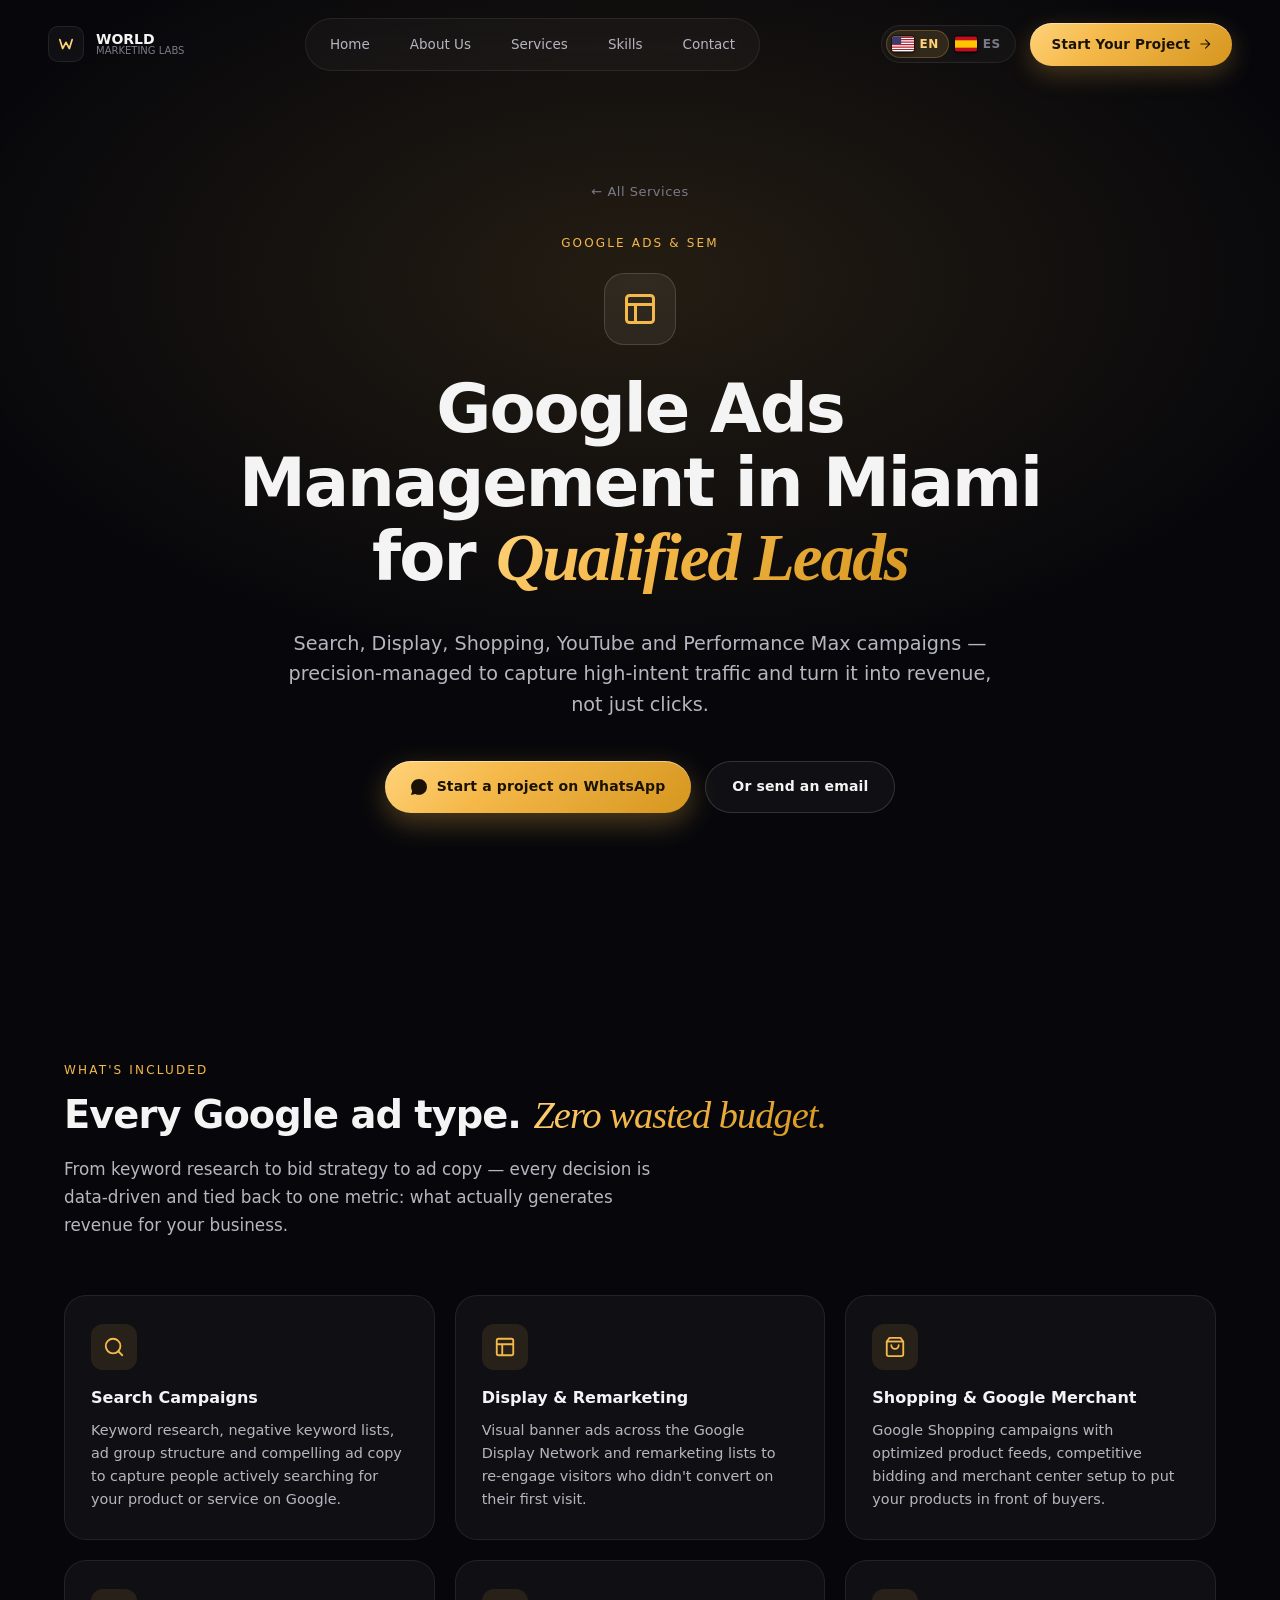
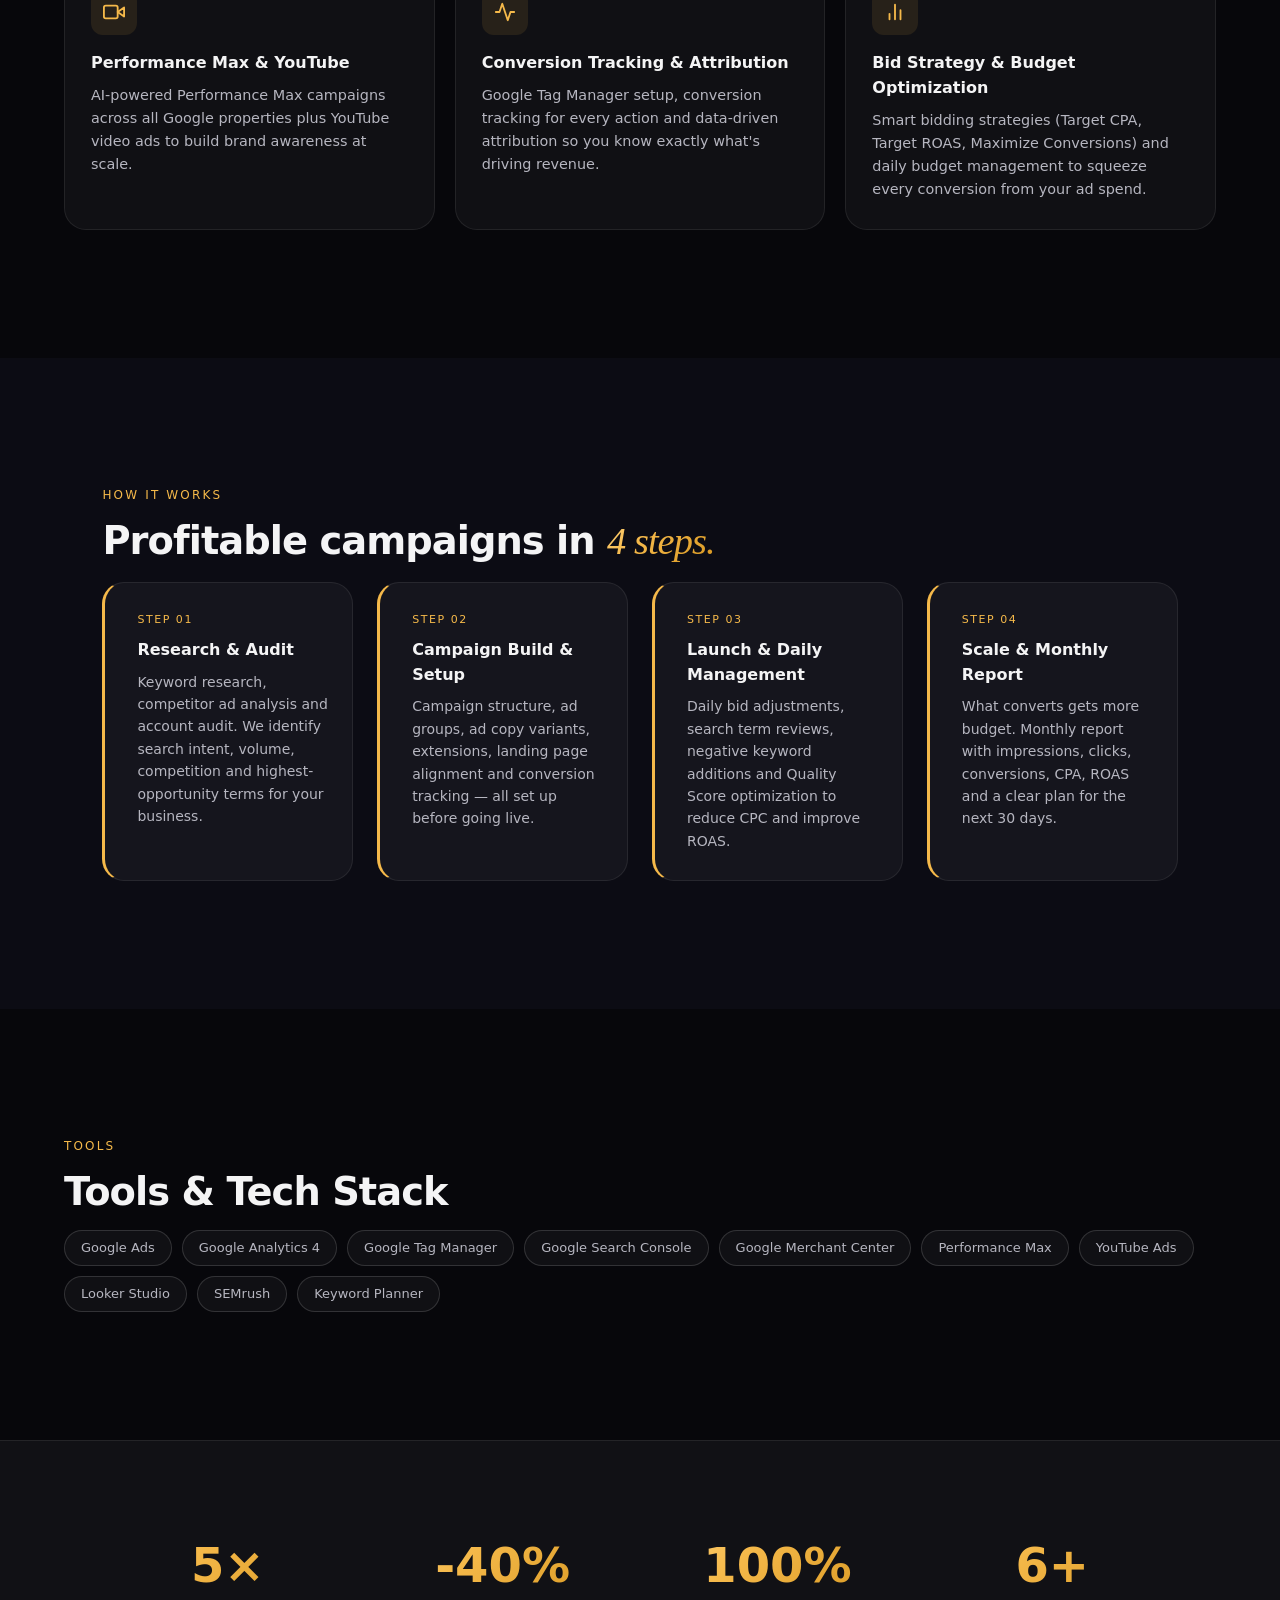
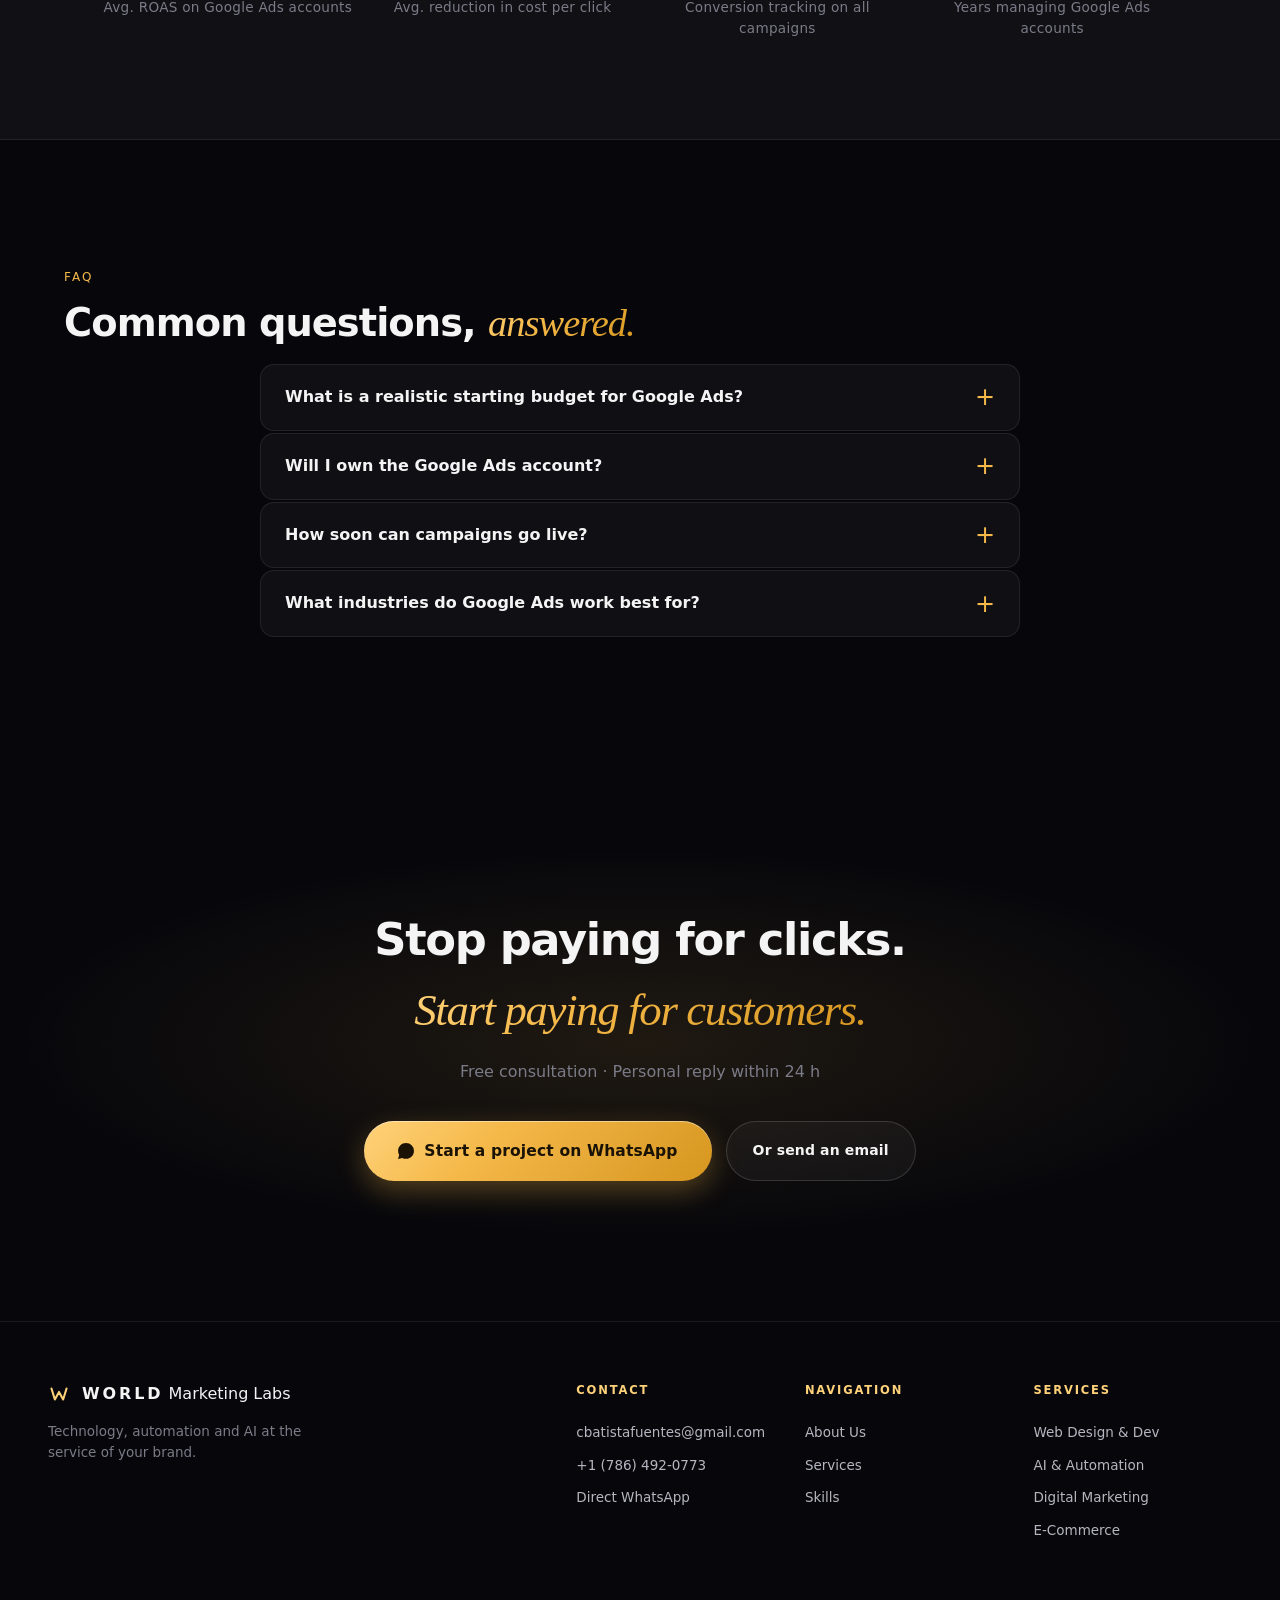
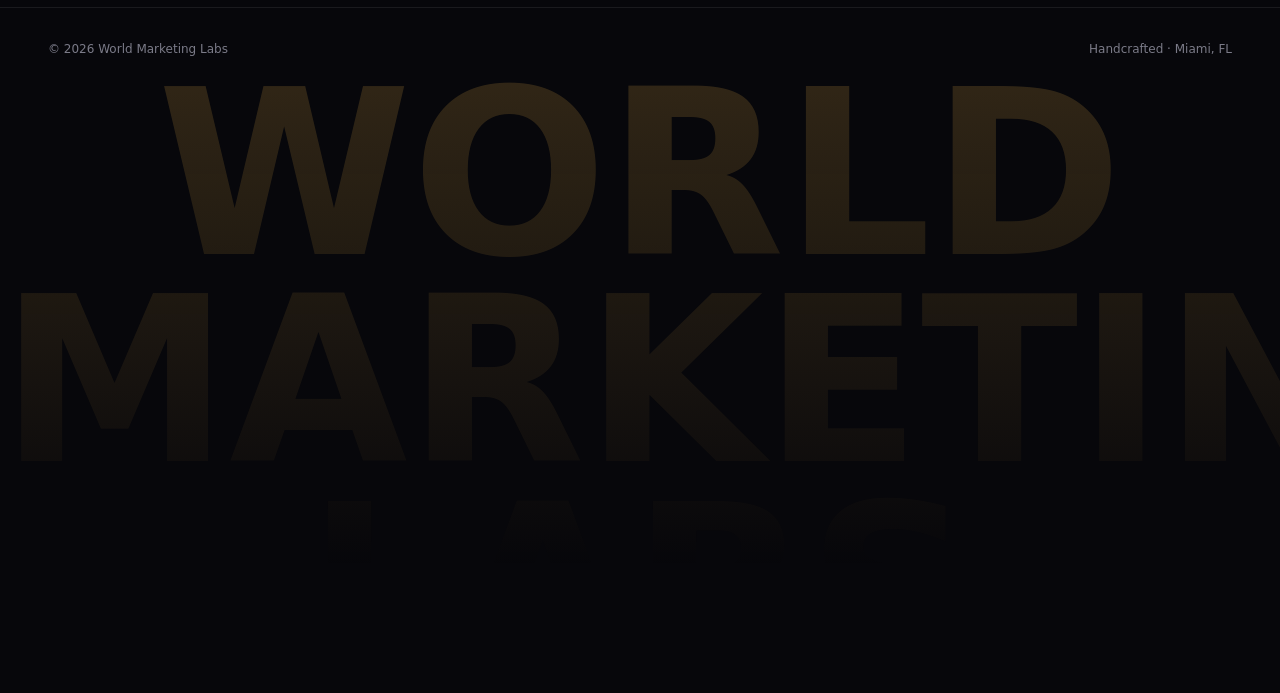
<file: services/google-ads.html>
﻿<!DOCTYPE html>
<html lang="en">
<head>
<meta charset="UTF-8" /><meta name="viewport" content="width=device-width, initial-scale=1.0, viewport-fit=cover" />
<meta name="description" content="Google Ads management in Miami for Search, Display, Shopping and Performance Max campaigns with tracking, landing pages and ROI-focused optimization." />
<meta name="robots" content="index, follow, max-image-preview:large" />
<link rel="canonical" href="https://www.worldmarketinglabs.com/services/google-ads" />
<title>Google Ads Miami | PPC Campaign Management | World Marketing Labs</title>
<meta name="author" content="World Marketing Labs" />
<meta name="theme-color" content="#0a0a0f" />
<meta name="keywords" content="Google Ads Miami, PPC Miami, Performance Max campaigns, search ads Miami, Google Ads management, paid search agency Miami" />
<meta property="og:title" content="Google Ads Miami | PPC Campaign Management | World Marketing Labs" />
<meta property="og:description" content="Google Ads management in Miami for Search, Display, Shopping and Performance Max campaigns with tracking, landing pages and ROI-focused optimization." />
<meta property="og:type" content="article" />
<meta property="og:url" content="https://www.worldmarketinglabs.com/services/google-ads" />
<meta property="og:site_name" content="World Marketing Labs" />
<meta property="og:locale" content="en_US" />
<meta property="og:locale:alternate" content="es_US" />
<meta property="og:image" content="https://www.worldmarketinglabs.com/assets/carlos.jpg" />
<meta name="twitter:card" content="summary_large_image" />
<meta name="twitter:title" content="Google Ads Miami | PPC Campaign Management | World Marketing Labs" />
<meta name="twitter:description" content="Google Ads management in Miami for Search, Display, Shopping and Performance Max campaigns with tracking, landing pages and ROI-focused optimization." />
<meta name="twitter:image" content="https://www.worldmarketinglabs.com/assets/carlos.jpg" />
<script type="application/ld+json">{"@context":"https://schema.org","@graph":[{"@type":["Organization","LocalBusiness","ProfessionalService"],"@id":"https://www.worldmarketinglabs.com/#business","name":"World Marketing Labs","url":"https://www.worldmarketinglabs.com/","telephone":"+1-786-492-0773","email":"cbatistafuentes@gmail.com","image":"https://www.worldmarketinglabs.com/assets/carlos.jpg","address":{"@type":"PostalAddress","addressLocality":"Miami","addressRegion":"FL","addressCountry":"US"},"areaServed":[{"@type":"City","name":"Miami"},{"@type":"State","name":"Florida"},{"@type":"Country","name":"United States"},{"@type":"Place","name":"Remote clients worldwide"}],"slogan":"Websites, automation, marketing and IT systems that grow businesses.","sameAs":[]},{"@type":"WebSite","@id":"https://www.worldmarketinglabs.com/#website","url":"https://www.worldmarketinglabs.com/","name":"World Marketing Labs","publisher":{"@id":"https://www.worldmarketinglabs.com/#business"},"inLanguage":["en-US","es-US"]},{"@type":"ServicePage","@id":"https://www.worldmarketinglabs.com/services/google-ads#webpage","url":"https://www.worldmarketinglabs.com/services/google-ads","name":"Google Ads Miami | PPC Campaign Management | World Marketing Labs","description":"Google Ads management in Miami for Search, Display, Shopping and Performance Max campaigns with tracking, landing pages and ROI-focused optimization.","isPartOf":{"@id":"https://www.worldmarketinglabs.com/#website"},"about":{"@id":"https://www.worldmarketinglabs.com/#business"},"inLanguage":["en-US","es-US"]},{"@type":"Service","@id":"https://www.worldmarketinglabs.com/services/google-ads#service","name":"Google Ads and PPC campaign management","serviceType":"Google Ads and PPC campaign management","description":"Google Ads management in Miami for Search, Display, Shopping and Performance Max campaigns with tracking, landing pages and ROI-focused optimization.","provider":{"@id":"https://www.worldmarketinglabs.com/#business"},"areaServed":[{"@type":"City","name":"Miami"},{"@type":"State","name":"Florida"},{"@type":"Country","name":"United States"},{"@type":"Place","name":"Remote clients worldwide"}],"availableChannel":{"@type":"ServiceChannel","serviceUrl":"https://www.worldmarketinglabs.com/services/google-ads","servicePhone":"+1-786-492-0773","serviceSmsNumber":"+1-786-492-0773"}},{"@type":"BreadcrumbList","@id":"https://www.worldmarketinglabs.com/services/google-ads#breadcrumb","itemListElement":[{"@type":"ListItem","position":1,"name":"Home","item":"https://www.worldmarketinglabs.com/"},{"@type":"ListItem","position":2,"name":"Services","item":"https://www.worldmarketinglabs.com/#services"},{"@type":"ListItem","position":3,"name":"Google Ads and PPC campaign management","item":"https://www.worldmarketinglabs.com/services/google-ads"}]}]}</script>
<link rel="icon" type="image/svg+xml" href="/favicon.svg?v=3" />
<link rel="stylesheet" href="../styles.min.css?v=20260612-marquee-title" /><link rel="stylesheet" href="services.min.css?v=20260612-marquee-title" />
</head>
<body>
<header class="nav" id="nav">
  <a href="/" class="nav__brand"><span class="nav__brand-mark"><svg viewBox="0 0 32 32" fill="none"><path d="M5 8 L10 24 L16 13 L22 24 L27 8" stroke="url(#gx)" stroke-width="3" stroke-linecap="round" stroke-linejoin="round"/><path d="M10 8 H22" stroke="url(#gx)" stroke-width="3" stroke-linecap="round" opacity=".62"/><defs><linearGradient id="gx" x1="0" y1="0" x2="32" y2="32"><stop offset="0" stop-color="#FFD27A"/><stop offset="1" stop-color="#F59E0B"/></linearGradient></defs></svg></span><span class="nav__brand-text"><strong>WORLD</strong><em>Marketing Labs</em></span></a>
  <nav class="nav__links">
    <a href="/" data-i18n="nav.home">Home</a>
    <a href="/about" data-i18n="nav.about">About Us</a>
    <div class="has-dropdown">
      <a href="/#services" data-i18n="nav.services">Services<svg class="chev" viewBox="0 0 10 6" fill="none"><path d="M1 1l4 4 4-4" stroke="currentColor" stroke-width="1.5" stroke-linecap="round"/></svg></a>
      <div class="nav__dropdown">
        <a href="/services/web-design"><svg viewBox="0 0 24 24" fill="none"><path d="M8 9l-3 3 3 3M16 9l3 3-3 3M14 5l-4 14" stroke="currentColor" stroke-width="2" stroke-linecap="round"/></svg><span data-i18n="nav.dd.web">Web Design & Dev</span></a>
        <a href="/services/ai-automation"><svg viewBox="0 0 24 24" fill="none"><circle cx="12" cy="12" r="3" stroke="currentColor" stroke-width="2"/><path d="M12 1v6M12 17v6M4.22 4.22l4.24 4.24M15.54 15.54l4.24 4.24M1 12h6M17 12h6M4.22 19.78l4.24-4.24M15.54 8.46l4.24-4.24" stroke="currentColor" stroke-width="2" stroke-linecap="round"/></svg><span data-i18n="nav.dd.ai">AI & Automation</span></a>
        <a href="/services/digital-marketing"><svg viewBox="0 0 24 24" fill="none"><path d="M3 11l18-9-9 18-2-7-7-2z" stroke="currentColor" stroke-width="2" stroke-linejoin="round"/></svg><span data-i18n="nav.dd.mkt">Digital Marketing</span></a>
        <a href="/services/seo"><svg viewBox="0 0 24 24" fill="none"><circle cx="11" cy="11" r="8" stroke="currentColor" stroke-width="2"/><path d="m21 21-4.35-4.35" stroke="currentColor" stroke-width="2" stroke-linecap="round"/></svg><span data-i18n="nav.dd.seo">SEO & AIO</span></a>
        <a href="/services/google-ads"><svg viewBox="0 0 24 24" fill="none"><rect x="3" y="3" width="18" height="18" rx="2" stroke="currentColor" stroke-width="2"/><path d="M3 9h18M9 21V9" stroke="currentColor" stroke-width="2"/></svg><span data-i18n="nav.dd.gads">Google Ads</span></a>
        <a href="/services/social-media"><svg viewBox="0 0 24 24" fill="none"><path d="M18 2h-3a5 5 0 00-5 5v3H7v4h3v8h4v-8h3l1-4h-4V7a1 1 0 011-1h3z" stroke="currentColor" stroke-width="2" stroke-linejoin="round"/></svg><span data-i18n="nav.dd.social">Social Media Marketing</span></a>
        <a href="/services/social-management"><svg viewBox="0 0 24 24" fill="none"><path d="M17 21v-2a4 4 0 00-4-4H5a4 4 0 00-4 4v2M9 11a4 4 0 100-8 4 4 0 000 8z" stroke="currentColor" stroke-width="2" stroke-linecap="round"/></svg><span data-i18n="nav.dd.mgmt">Social Management</span></a>
        <a href="/services/ecommerce"><svg viewBox="0 0 24 24" fill="none"><path d="M6 2L3 6v14a2 2 0 002 2h14a2 2 0 002-2V6l-3-4z" stroke="currentColor" stroke-width="2" stroke-linejoin="round"/><line x1="3" y1="6" x2="21" y2="6" stroke="currentColor" stroke-width="2"/></svg><span data-i18n="nav.dd.ecom">E-Commerce</span></a>
      </div>
    </div>
    <a href="/#skills" data-i18n="nav.skills">Skills</a>
    <a href="/#contact" data-i18n="nav.contact">Contact</a>
  </nav>
  <div class="nav__right">
    <div class="langswitch" role="group"><button class="langswitch__btn" data-lang="en"><span class="langswitch__flag" aria-hidden="true"><svg viewBox="0 0 36 24" xmlns="http://www.w3.org/2000/svg"><rect width="36" height="24" fill="#fff"/><path d="M0 0h36v2H0zm0 4h36v2H0zm0 4h36v2H0zm0 4h36v2H0zm0 4h36v2H0zm0 4h36v2H0z" fill="#b22234"/><rect width="15" height="12" fill="#3c3b6e"/></svg></span><span>EN</span></button><button class="langswitch__btn" data-lang="es"><span class="langswitch__flag" aria-hidden="true"><svg viewBox="0 0 36 24" xmlns="http://www.w3.org/2000/svg"><rect width="36" height="24" fill="#c60b1e"/><rect y="6" width="36" height="12" fill="#ffc400"/></svg></span><span>ES</span></button></div>
    <a href="/#contact" class="nav__cta" data-wa="svc.wa.msg"><span data-i18n="nav.cta">Start Your Project</span><svg viewBox="0 0 24 24" fill="none"><path d="M5 12h14M13 5l7 7-7 7" stroke="currentColor" stroke-width="2" stroke-linecap="round" stroke-linejoin="round"/></svg></a>
  </div>
  <button class="nav__burger" id="burger" aria-label="Menu"><span></span><span></span></button>
</header>
<div class="mmenu" id="mmenu">
  <div class="mmenu__panels" id="mmenuPanels">
    <div class="mmenu__panel mmenu__panel--main">
      <a href="/" data-i18n="nav.home">Home</a>
      <a href="/about" data-i18n="nav.about">About Us</a>
      <button class="mmenu__has-sub" id="mmenuServicesTrigger">
        <span data-i18n="nav.services">Services</span>
        <svg viewBox="0 0 24 24" fill="none"><path d="M9 18l6-6-6-6" stroke="currentColor" stroke-width="2" stroke-linecap="round" stroke-linejoin="round"/></svg>
      </button>
      <a href="/#contact" data-i18n="nav.contact">Contact</a>
      <div class="langswitch langswitch--mobile" role="group">
        <button class="langswitch__btn" data-lang="en" aria-label="English"><span class="langswitch__flag" aria-hidden="true"><svg viewBox="0 0 36 24" xmlns="http://www.w3.org/2000/svg"><rect width="36" height="24" fill="#fff"/><path d="M0 0h36v2H0zm0 4h36v2H0zm0 4h36v2H0zm0 4h36v2H0zm0 4h36v2H0zm0 4h36v2H0z" fill="#b22234"/><rect width="15" height="12" fill="#3c3b6e"/></svg></span><span>English</span></button>
        <button class="langswitch__btn" data-lang="es" aria-label="Español"><span class="langswitch__flag" aria-hidden="true"><svg viewBox="0 0 36 24" xmlns="http://www.w3.org/2000/svg"><rect width="36" height="24" fill="#c60b1e"/><rect y="6" width="36" height="12" fill="#ffc400"/></svg></span><span>Español</span></button>
      </div>
      <a href="/#contact" class="mmenu__cta" data-i18n="nav.cta" data-wa="svc.wa.msg">Start Your Project</a>
    </div>
    <div class="mmenu__panel mmenu__panel--services">
      <button class="mmenu__back" id="mmenuBack">
        <svg viewBox="0 0 24 24" fill="none"><path d="M15 18l-6-6 6-6" stroke="currentColor" stroke-width="2" stroke-linecap="round" stroke-linejoin="round"/></svg>
        <span data-i18n="nav.back">Back</span>
      </button>
      <p class="mmenu__heading" data-i18n="nav.services">Services</p>
      <a href="/services/web-design" data-i18n="nav.dd.web">Web Design</a>
      <a href="/services/ai-automation" data-i18n="nav.dd.ai">AI &amp; Automation</a>
      <a href="/services/digital-marketing" data-i18n="nav.dd.mkt">Digital Marketing</a>
      <a href="/services/seo" data-i18n="nav.dd.seo">SEO &amp; AIO</a>
      <a href="/services/google-ads" data-i18n="nav.dd.gads">Google Ads</a>
      <a href="/services/social-media" data-i18n="nav.dd.social">Social Media</a>
      <a href="/services/social-management" data-i18n="nav.dd.mgmt">Social Management</a>
      <a href="/services/ecommerce" data-i18n="nav.dd.ecom">E-Commerce</a>
    </div>
  </div>
</div>
<main>
<section class="svc-hero">
  <div class="svc-hero__inner reveal">
    <a href="/#services" class="svc-back" data-i18n="svc.back">← All Services</a>
    <div class="svc-hero__eyebrow" data-i18n="svc.eyebrow">Google Ads & SEM</div>
    <div class="svc-hero__icon"><svg viewBox="0 0 24 24" fill="none"><rect x="3" y="3" width="18" height="18" rx="2" stroke="currentColor" stroke-width="2"/><path d="M3 9h18M9 21V9" stroke="currentColor" stroke-width="2"/></svg></div>
    <h1 class="svc-hero__title" data-i18n-html="svc.hero.title">Google Ads Management in Miami for <em>Qualified Leads</em></h1>
    <p class="svc-hero__lead" data-i18n="svc.hero.lead">Search, Display, Shopping, YouTube and Performance Max campaigns — precision-managed to capture high-intent traffic and turn it into revenue, not just clicks.</p>
    <div class="svc-hero__ctas">
      <a href="/#contact" class="btn btn--primary" data-wa="svc.wa.msg"><svg viewBox="0 0 24 24" fill="currentColor"><path d="M.057 24l1.687-6.163a11.867 11.867 0 01-1.587-5.946C.16 5.335 5.495 0 12.05 0a11.817 11.817 0 018.413 3.488 11.824 11.824 0 013.48 8.414c-.003 6.557-5.338 11.892-11.893 11.892a11.9 11.9 0 01-5.688-1.448L.057 24z"/></svg><span data-i18n="svc.cta.wa">Start my project on WhatsApp</span></a>
      <a href="mailto:cbatistafuentes@gmail.com" class="btn btn--ghost" data-i18n="svc.cta.email">Or send an email</a>
    </div>
  </div>
</section>
<section class="svc-section">
  <div class="svc-section__eyebrow" data-i18n="svc.inc.eyebrow">What's Included</div>
  <h2 class="svc-section__title" data-i18n-html="svc.inc.title">Every Google ad type. <span class="ink">Zero wasted budget.</span></h2>
  <p class="svc-section__sub" data-i18n="svc.inc.sub">From keyword research to bid strategy to ad copy — every decision is data-driven and tied back to one metric: what actually generates revenue for your business.</p>
  <div class="svc-features">
    <div class="svc-feature"><div class="svc-feature__icon"><svg viewBox="0 0 24 24" fill="none"><circle cx="11" cy="11" r="8" stroke="currentColor" stroke-width="2"/><path d="m21 21-4.35-4.35" stroke="currentColor" stroke-width="2" stroke-linecap="round"/></svg></div><h3 data-i18n="svc.f1.title">Search Campaigns</h3><p data-i18n="svc.f1.desc">Keyword research, negative keyword lists, ad group structure and compelling ad copy to capture people actively searching for your product or service on Google.</p></div>
    <div class="svc-feature"><div class="svc-feature__icon"><svg viewBox="0 0 24 24" fill="none"><rect x="3" y="3" width="18" height="18" rx="2" stroke="currentColor" stroke-width="2"/><path d="M3 9h18M9 21V9" stroke="currentColor" stroke-width="2"/></svg></div><h3 data-i18n="svc.f2.title">Display & Remarketing</h3><p data-i18n="svc.f2.desc">Visual banner ads across the Google Display Network and powerful remarketing lists to re-engage website visitors who didn't convert on their first visit.</p></div>
    <div class="svc-feature"><div class="svc-feature__icon"><svg viewBox="0 0 24 24" fill="none"><path d="M6 2L3 6v14a2 2 0 002 2h14a2 2 0 002-2V6l-3-4z" stroke="currentColor" stroke-width="2" stroke-linejoin="round"/><line x1="3" y1="6" x2="21" y2="6" stroke="currentColor" stroke-width="2"/><path d="M16 10a4 4 0 01-8 0" stroke="currentColor" stroke-width="2" stroke-linecap="round"/></svg></div><h3 data-i18n="svc.f3.title">Shopping & Google Merchant</h3><p data-i18n="svc.f3.desc">Google Shopping campaigns with optimized product feeds, competitive bidding and merchant center setup to put your products directly in front of buyers.</p></div>
    <div class="svc-feature"><div class="svc-feature__icon"><svg viewBox="0 0 24 24" fill="none"><polygon points="23 7 16 12 23 17 23 7" stroke="currentColor" stroke-width="2" stroke-linejoin="round"/><rect x="1" y="5" width="15" height="14" rx="2" stroke="currentColor" stroke-width="2"/></svg></div><h3 data-i18n="svc.f4.title">Performance Max & YouTube</h3><p data-i18n="svc.f4.desc">AI-powered Performance Max campaigns that run across all Google properties simultaneously, plus YouTube video ads to build brand awareness at scale.</p></div>
    <div class="svc-feature"><div class="svc-feature__icon"><svg viewBox="0 0 24 24" fill="none"><polyline points="22 12 18 12 15 21 9 3 6 12 2 12" stroke="currentColor" stroke-width="2" stroke-linecap="round" stroke-linejoin="round"/></svg></div><h3 data-i18n="svc.f5.title">Conversion Tracking & Attribution</h3><p data-i18n="svc.f5.desc">Google Tag Manager setup, conversion tracking for every action (form fills, calls, purchases) and data-driven attribution so you know exactly what's driving revenue.</p></div>
    <div class="svc-feature"><div class="svc-feature__icon"><svg viewBox="0 0 24 24" fill="none"><path d="M18 20V10M12 20V4M6 20v-6" stroke="currentColor" stroke-width="2" stroke-linecap="round" stroke-linejoin="round"/></svg></div><h3 data-i18n="svc.f6.title">Bid Strategy & Budget Optimization</h3><p data-i18n="svc.f6.desc">Smart bidding strategies (Target CPA, Target ROAS, Maximize Conversions) and daily budget management to squeeze every possible conversion from your ad spend.</p></div>
  </div>
</section>
<section class="svc-section svc-section--dark">
  <div class="svc-section__inner">
    <div class="svc-section__eyebrow" data-i18n="svc.proc.eyebrow">How It Works</div>
    <h2 class="svc-section__title" data-i18n-html="svc.proc.title">Profitable campaigns in <span class="ink">4 steps.</span></h2>
    <div class="svc-steps">
      <div class="svc-step"><div class="svc-step__num">Step 01</div><h3 data-i18n="svc.s1.title">Research & Audit</h3><p data-i18n="svc.s1.desc">Keyword research, competitor ad analysis and account audit (if existing). We identify search intent, volume, competition and the highest-opportunity terms for your business.</p></div>
      <div class="svc-step"><div class="svc-step__num">Step 02</div><h3 data-i18n="svc.s2.title">Campaign Build & Setup</h3><p data-i18n="svc.s2.desc">Campaign structure, ad groups, ad copy variants, extensions, landing page alignment and conversion tracking — all set up before going live.</p></div>
      <div class="svc-step"><div class="svc-step__num">Step 03</div><h3 data-i18n="svc.s3.title">Launch & Daily Management</h3><p data-i18n="svc.s3.desc">Campaigns go live with close monitoring. Daily bid adjustments, search term reviews, negative keyword additions and Quality Score optimization to reduce CPC and improve ROAS.</p></div>
      <div class="svc-step"><div class="svc-step__num">Step 04</div><h3 data-i18n="svc.s4.title">Scale & Monthly Report</h3><p data-i18n="svc.s4.desc">What converts gets more budget. Monthly report with impressions, clicks, conversions, CPA, ROAS and a clear plan for the next 30 days.</p></div>
    </div>
  </div>
</section>
<section class="svc-section">
  <div class="svc-section__eyebrow" data-i18n="svc.stack.eyebrow">Tools</div>
  <h2 class="svc-section__title" data-i18n="svc.stack.title">Tools & Tech Stack</h2>
  <div class="svc-stack reveal"><span>Google Ads</span><span>Google Analytics 4</span><span>Google Tag Manager</span><span>Google Search Console</span><span>Google Merchant Center</span><span>Performance Max</span><span>YouTube Ads</span><span>Looker Studio</span><span>SEMrush</span><span>Keyword Planner</span></div>
</section>
<div class="svc-stats">
  <div class="svc-stat"><div class="svc-stat__num">5×</div><div class="svc-stat__lbl" data-i18n="svc.stat1">Avg. ROAS on Google Ads accounts</div></div>
  <div class="svc-stat"><div class="svc-stat__num">-40%</div><div class="svc-stat__lbl" data-i18n="svc.stat2">Avg. reduction in cost per click</div></div>
  <div class="svc-stat"><div class="svc-stat__num">100%</div><div class="svc-stat__lbl" data-i18n="svc.stat3">Conversion tracking on all campaigns</div></div>
  <div class="svc-stat"><div class="svc-stat__num">6+</div><div class="svc-stat__lbl" data-i18n="svc.stat4">Years managing Google Ads accounts</div></div>
</div>
<!-- ============ FAQ ============ -->
<section class="svc-section svc-faq">
  <div class="svc-section__eyebrow" data-i18n="svc.faq.eyebrow">FAQ</div>
  <h2 class="svc-section__title" data-i18n-html="svc.faq.title">Common questions, <span class="ink">answered.</span></h2>
  <div class="faq-list">
    <details class="faq-item">
      <summary data-i18n="svc.faq.q1">Loading...</summary>
      <div class="faq-body" data-i18n="svc.faq.a1">Loading...</div>
    </details>
    <details class="faq-item">
      <summary data-i18n="svc.faq.q2">Loading...</summary>
      <div class="faq-body" data-i18n="svc.faq.a2">Loading...</div>
    </details>
    <details class="faq-item">
      <summary data-i18n="svc.faq.q3">Loading...</summary>
      <div class="faq-body" data-i18n="svc.faq.a3">Loading...</div>
    </details>
    <details class="faq-item">
      <summary data-i18n="svc.faq.q4">Loading...</summary>
      <div class="faq-body" data-i18n="svc.faq.a4">Loading...</div>
    </details>
  </div>
</section>

<section class="svc-cta">
  <div class="svc-cta__inner reveal">
    <h2 class="svc-cta__title" data-i18n-html="svc.cta.title">Stop paying for clicks. <span class="ink">Start paying for customers.</span></h2>
    <p class="svc-cta__sub" data-i18n="svc.cta.sub">Free consultation · Personal reply within 24 h</p>
    <div class="svc-cta__btns">
      <a href="/#contact" class="btn btn--primary btn--xl" data-wa="svc.wa.msg"><svg viewBox="0 0 24 24" fill="currentColor"><path d="M.057 24l1.687-6.163a11.867 11.867 0 01-1.587-5.946C.16 5.335 5.495 0 12.05 0a11.817 11.817 0 018.413 3.488 11.824 11.824 0 013.48 8.414c-.003 6.557-5.338 11.892-11.893 11.892a11.9 11.9 0 01-5.688-1.448L.057 24z"/></svg><span data-i18n="svc.cta.wa">Start my project on WhatsApp</span></a>
      <a href="mailto:cbatistafuentes@gmail.com" class="btn btn--ghost" data-i18n="svc.cta.email">Or send an email</a>
    </div>
  </div>
</section>
</main>
<footer class="footer"><div class="footer__inner"><div class="footer__brand"><div class="footer__logo"><svg viewBox="0 0 32 32" fill="none"><path d="M5 8 L10 24 L16 13 L22 24 L27 8" stroke="url(#gx2)" stroke-width="3" stroke-linecap="round" stroke-linejoin="round"/><path d="M10 8 H22" stroke="url(#gx2)" stroke-width="3" stroke-linecap="round" opacity=".62"/><defs><linearGradient id="gx2" x1="0" y1="0" x2="32" y2="32"><stop offset="0" stop-color="#FFD27A"/><stop offset="1" stop-color="#F59E0B"/></linearGradient></defs></svg><span><strong>WORLD</strong> Marketing Labs</span></div><p data-i18n="footer.tagline">Technology, automation and AI at the service of your brand.</p></div><div class="footer__cols"><div><h5 data-i18n="footer.contact.title">Contact</h5><a href="mailto:cbatistafuentes@gmail.com">cbatistafuentes@gmail.com</a><a href="tel:+17864920773">+1 (786) 492-0773</a><a href="/#contact" data-i18n="footer.contact.wa">Direct WhatsApp</a></div><div><h5 data-i18n="footer.nav.title">Navigation</h5><a href="/about" data-i18n="nav.about">About Us</a><a href="/#services" data-i18n="nav.services">Services</a><a href="/#skills" data-i18n="nav.skills">Skills</a></div><div><h5 data-i18n="footer.services.title">Services</h5><a href="/services/web-design" data-i18n="nav.dd.web">Web Design & Dev</a><a href="/services/ai-automation" data-i18n="nav.dd.ai">AI & Automation</a><a href="/services/digital-marketing" data-i18n="nav.dd.mkt">Digital Marketing</a><a href="/services/ecommerce" data-i18n="nav.dd.ecom">E-Commerce</a></div></div></div><div class="footer__bottom"><span>© <span id="yr">2026</span> World Marketing Labs</span><span data-i18n="footer.built">Handcrafted · Miami, FL</span></div><div class="footer__giant" aria-hidden="true">WORLD MARKETING LABS</div></footer>
<script>
window.PAGE_I18N = {
  en: {
    'page.title': 'Google Ads | World Marketing Labs', 'svc.eyebrow': 'Google Ads & SEM',
    'svc.hero.title': 'Google Ads Management in Miami for <em>Qualified Leads</em>',
    'svc.hero.lead': 'Search, Display, Shopping, YouTube and Performance Max campaigns — precision-managed to capture high-intent traffic and turn it into revenue, not just clicks.',
    'svc.wa.msg': "Hi! I'm interested in Google Ads management. Can we talk?",
    'svc.inc.eyebrow': "What's Included", 'svc.inc.title': 'Every Google ad type. <span class="ink">Zero wasted budget.</span>',
    'svc.inc.sub': 'From keyword research to bid strategy to ad copy — every decision is data-driven and tied back to one metric: what actually generates revenue for your business.',
    'svc.f1.title': 'Search Campaigns', 'svc.f1.desc': 'Keyword research, negative keyword lists, ad group structure and compelling ad copy to capture people actively searching for your product or service on Google.',
    'svc.f2.title': 'Display & Remarketing', 'svc.f2.desc': 'Visual banner ads across the Google Display Network and remarketing lists to re-engage visitors who didn\'t convert on their first visit.',
    'svc.f3.title': 'Shopping & Google Merchant', 'svc.f3.desc': 'Google Shopping campaigns with optimized product feeds, competitive bidding and merchant center setup to put your products in front of buyers.',
    'svc.f4.title': 'Performance Max & YouTube', 'svc.f4.desc': 'AI-powered Performance Max campaigns across all Google properties plus YouTube video ads to build brand awareness at scale.',
    'svc.f5.title': 'Conversion Tracking & Attribution', 'svc.f5.desc': 'Google Tag Manager setup, conversion tracking for every action and data-driven attribution so you know exactly what\'s driving revenue.',
    'svc.f6.title': 'Bid Strategy & Budget Optimization', 'svc.f6.desc': 'Smart bidding strategies (Target CPA, Target ROAS, Maximize Conversions) and daily budget management to squeeze every conversion from your ad spend.',
    'svc.proc.eyebrow': 'How It Works', 'svc.proc.title': 'Profitable campaigns in <span class="ink">4 steps.</span>',
    'svc.s1.title': 'Research & Audit', 'svc.s1.desc': 'Keyword research, competitor ad analysis and account audit. We identify search intent, volume, competition and highest-opportunity terms for your business.',
    'svc.s2.title': 'Campaign Build & Setup', 'svc.s2.desc': 'Campaign structure, ad groups, ad copy variants, extensions, landing page alignment and conversion tracking — all set up before going live.',
    'svc.s3.title': 'Launch & Daily Management', 'svc.s3.desc': 'Daily bid adjustments, search term reviews, negative keyword additions and Quality Score optimization to reduce CPC and improve ROAS.',
    'svc.s4.title': 'Scale & Monthly Report', 'svc.s4.desc': 'What converts gets more budget. Monthly report with impressions, clicks, conversions, CPA, ROAS and a clear plan for the next 30 days.',
    'svc.stack.eyebrow': 'Tools',
    'svc.stat1': 'Avg. ROAS on Google Ads accounts', 'svc.stat2': 'Avg. reduction in cost per click',
    'svc.stat3': 'Conversion tracking on all campaigns', 'svc.stat4': 'Years managing Google Ads accounts',
    'svc.cta.title': 'Stop paying for clicks. <span class="ink">Start paying for customers.</span>',
    'svc.faq.q1': 'What is a realistic starting budget for Google Ads?', 'svc.faq.a1': 'We recommend a minimum of $500–$800/month in ad spend to generate enough click volume for meaningful optimization. High-competition industries (legal, medical, finance) may need $1,500–$3,000+/month. Our management fee covers strategy, daily management and reporting. We give a specific budget recommendation in the strategy session.',
    'svc.faq.q2': 'Will I own the Google Ads account?', 'svc.faq.a2': 'Always. You own the account — it is linked to your Google account, you have full admin access and all your campaign history, audiences and conversion data stay with you. We manage your account on your behalf, not ours.',
    'svc.faq.q3': 'How soon can campaigns go live?', 'svc.faq.a3': 'After our kickoff session, campaign research and setup typically takes 3–5 business days. Google ad review takes 1–3 days. So realistically you can have live campaigns generating traffic within 1–2 weeks of starting. We move fast without cutting corners on research and structure.',
    'svc.faq.q4': 'What industries do Google Ads work best for?', 'svc.faq.a4': 'Google Ads work best when customers are actively searching for a solution: service businesses (plumbers, lawyers, dentists), e-commerce, local businesses, B2B SaaS, clinics and real estate. If people search Google for what you offer, paid search can put you at the top instantly — ahead of organic results and competitors.',
  },
  es: {
    'page.title': 'Google Ads | World Marketing Labs', 'svc.eyebrow': 'Google Ads & SEM',
    'svc.hero.title': 'Gesti?n de Google Ads en Miami para <em>leads calificados</em>',
    'svc.hero.lead': 'Campañas de Búsqueda, Display, Shopping, YouTube y Performance Max — gestionadas con precisión para capturar tráfico de alta intención y convertirlo en ingresos, no solo en clics.',
    'svc.wa.msg': '¡Hola! Me interesa la gestión de Google Ads. ¿Podemos hablar?',
    'svc.inc.eyebrow': 'Qué Incluye', 'svc.inc.title': 'Todos los tipos de anuncios de Google. <span class="ink">Cero presupuesto desperdiciado.</span>',
    'svc.inc.sub': 'Desde la investigación de keywords hasta la estrategia de pujas y el texto del anuncio — cada decisión está basada en datos y ligada a una sola métrica: lo que genera ingresos reales.',
    'svc.f1.title': 'Campañas de Búsqueda', 'svc.f1.desc': 'Investigación de keywords, listas de palabras negativas, estructura de grupos y texto de anuncio persuasivo para capturar personas buscando activamente tu producto en Google.',
    'svc.f2.title': 'Display y Remarketing', 'svc.f2.desc': 'Anuncios visuales en la Red de Display de Google y listas de remarketing para re-atraer a visitantes que no convirtieron en su primera visita.',
    'svc.f3.title': 'Shopping y Google Merchant', 'svc.f3.desc': 'Campañas de Google Shopping con feeds de productos optimizados, pujas competitivas y configuración del Merchant Center para poner tus productos frente a compradores.',
    'svc.f4.title': 'Performance Max y YouTube', 'svc.f4.desc': 'Campañas Performance Max con IA que operan en todas las propiedades de Google más anuncios de video en YouTube para construir conciencia de marca a escala.',
    'svc.f5.title': 'Seguimiento de Conversiones y Atribución', 'svc.f5.desc': 'Configuración de Google Tag Manager, seguimiento de conversiones para cada acción y atribución basada en datos para saber exactamente qué genera ingresos.',
    'svc.f6.title': 'Estrategia de Pujas y Optimización de Presupuesto', 'svc.f6.desc': 'Estrategias de puja inteligente (CPA objetivo, ROAS objetivo, Maximizar Conversiones) y gestión diaria del presupuesto para extraer cada conversión posible.',
    'svc.proc.eyebrow': 'Cómo Funciona', 'svc.proc.title': 'Campañas rentables en <span class="ink">4 pasos.</span>',
    'svc.s1.title': 'Investigación y Auditoría', 'svc.s1.desc': 'Investigación de keywords, análisis de anuncios de competidores y auditoría de cuenta. Identificamos intención de búsqueda, volumen, competencia y oportunidades.',
    'svc.s2.title': 'Construcción y Configuración de Campañas', 'svc.s2.desc': 'Estructura de campaña, grupos de anuncios, variantes de texto, extensiones, alineación de landing page y seguimiento de conversiones — todo antes del lanzamiento.',
    'svc.s3.title': 'Lanzamiento y Gestión Diaria', 'svc.s3.desc': 'Ajustes diarios de pujas, revisión de términos de búsqueda, adición de palabras negativas y optimización del Quality Score para reducir el CPC y mejorar el ROAS.',
    'svc.s4.title': 'Escala e Informe Mensual', 'svc.s4.desc': 'Lo que convierte recibe más presupuesto. Informe mensual con impresiones, clics, conversiones, CPA, ROAS y un plan claro para los próximos 30 días.',
    'svc.stack.eyebrow': 'Herramientas',
    'svc.stat1': 'ROAS promedio en cuentas de Google Ads', 'svc.stat2': 'Reducción promedio del costo por clic',
    'svc.stat3': 'Seguimiento de conversiones en todas las campañas', 'svc.stat4': 'Años gestionando cuentas de Google Ads',
    'svc.cta.title': 'Deja de pagar por clics. <span class="ink">Empieza a pagar por clientes.</span>',
    'svc.faq.q1': '¿Cuál es un presupuesto inicial realista para Google Ads?', 'svc.faq.a1': 'Recomendamos un mínimo de $500–$800/mes en gasto publicitario para generar suficiente volumen de clics para una optimización significativa. Las industrias de alta competencia pueden necesitar $1,500–$3,000+/mes. Nuestra tarifa de gestión es adicional. Te damos una recomendación específica en la sesión de estrategia.',
    'svc.faq.q2': '¿Seré dueño de la cuenta de Google Ads?', 'svc.faq.a2': 'Siempre. Tú eres el dueño de la cuenta — está vinculada a tu cuenta de Google, tienes acceso completo como administrador y todo tu historial de campañas, audiencias y datos de conversión permanecen contigo si alguna vez nos separamos. Gestionamos tu cuenta en tu nombre, no en el nuestro.',
    'svc.faq.q3': '¿Con qué rapidez pueden las campañas de Google Ads entrar en funcionamiento?', 'svc.faq.a3': 'Después de nuestra sesión inicial, la investigación y configuración de campañas normalmente toma 3–5 días hábiles. La revisión de anuncios de Google toma 1–3 días. De forma realista, puedes tener campañas en vivo generando tráfico en 1–2 semanas desde el inicio.',
    'svc.faq.q4': '¿Para qué industrias funcionan mejor los Google Ads?', 'svc.faq.a4': 'Google Ads funciona mejor cuando los clientes buscan activamente una solución: negocios de servicios (plomeros, abogados, dentistas), e-commerce, negocios locales, SaaS B2B, clínicas e inmobiliarias. Si las personas buscan en Google lo que ofreces, la búsqueda pagada puede ponerte en la cima instantáneamente.',
  }
};
</script>
<script src="services.min.js?v=20260612-marquee-title"></script>
</body></html>
</file>
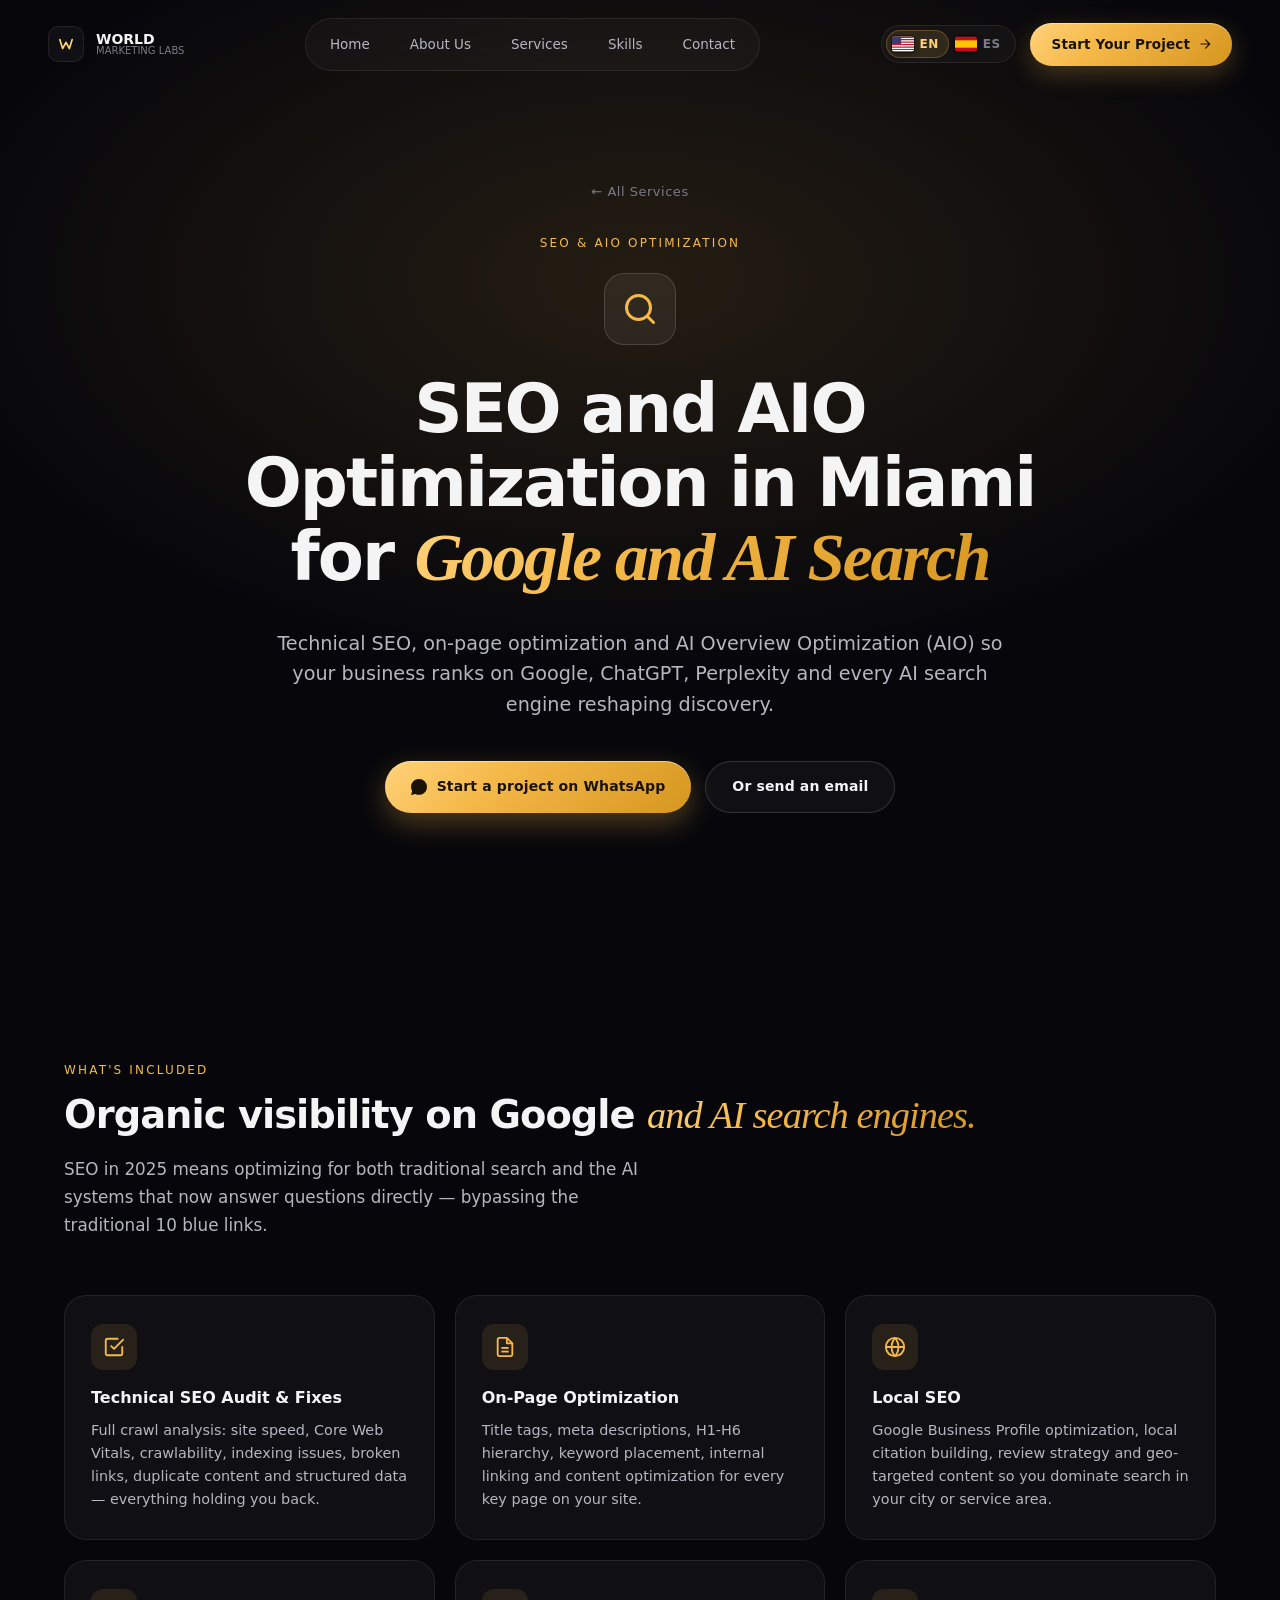
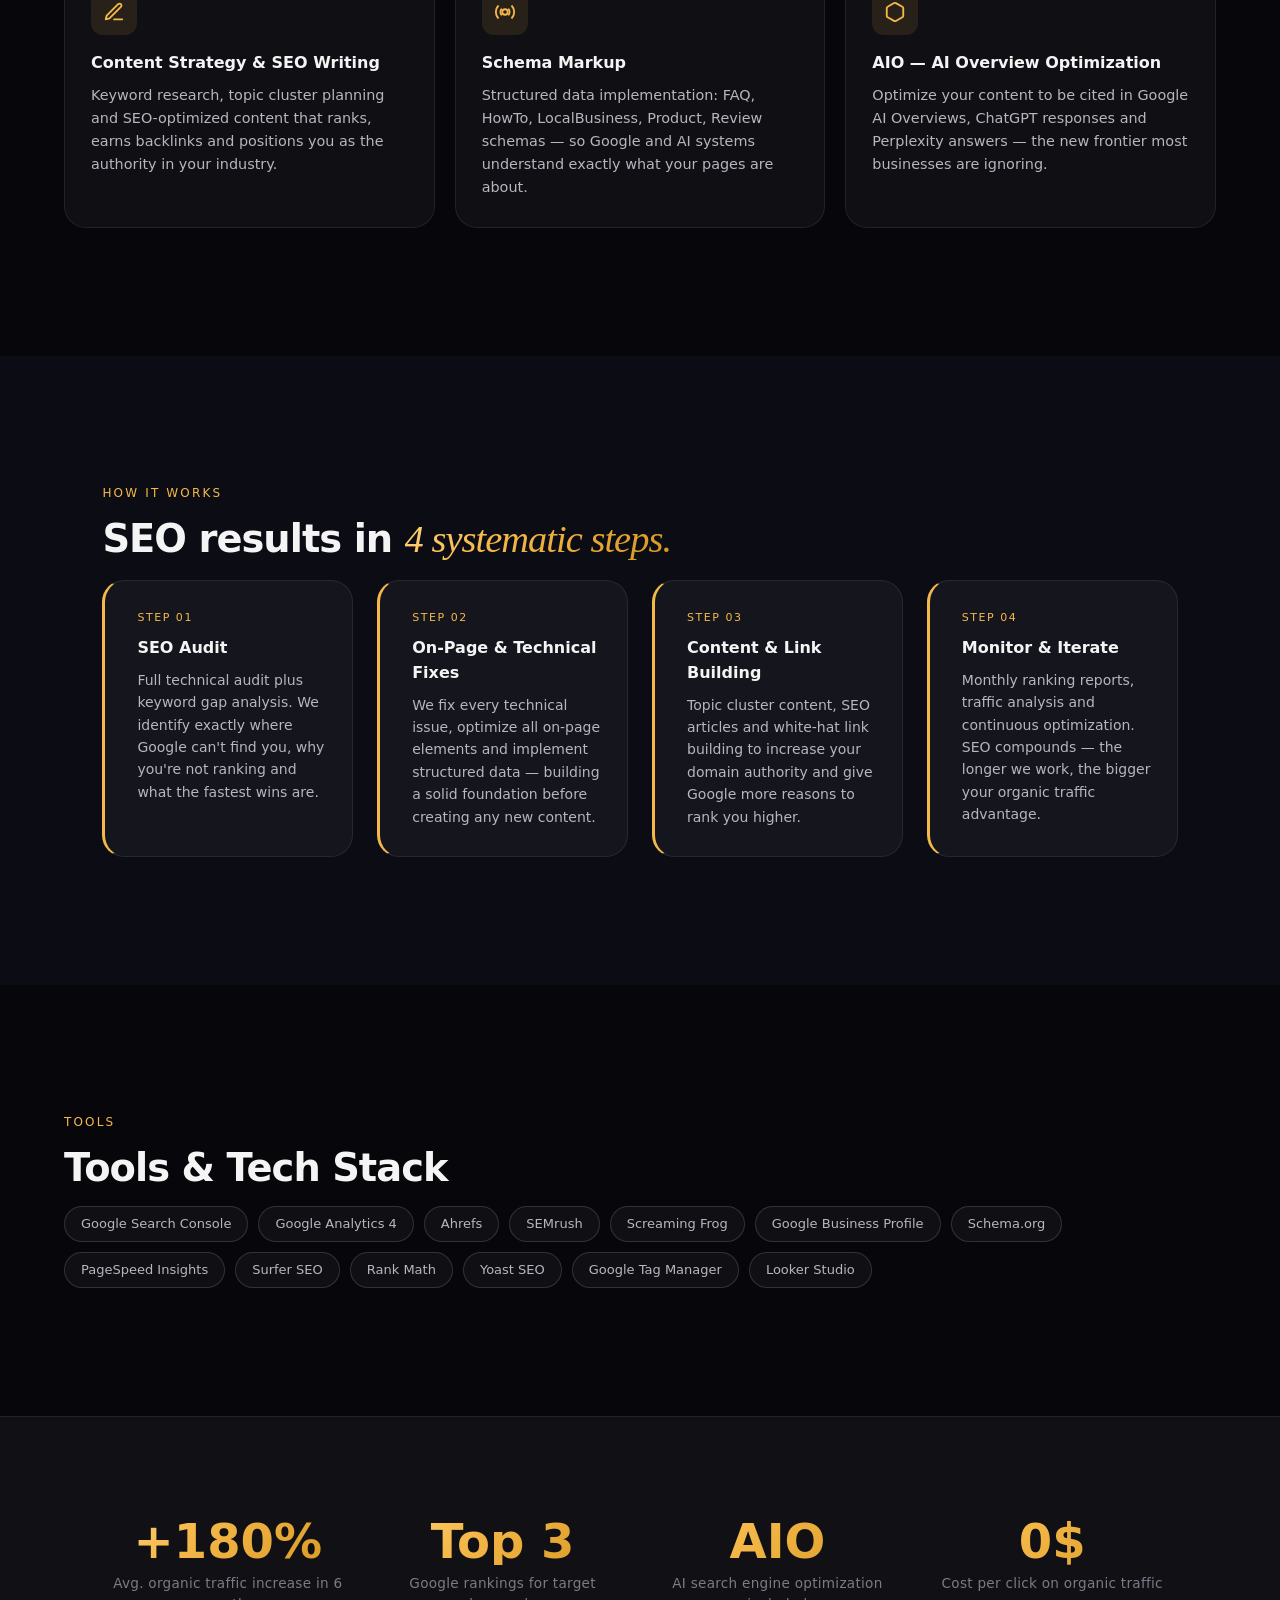
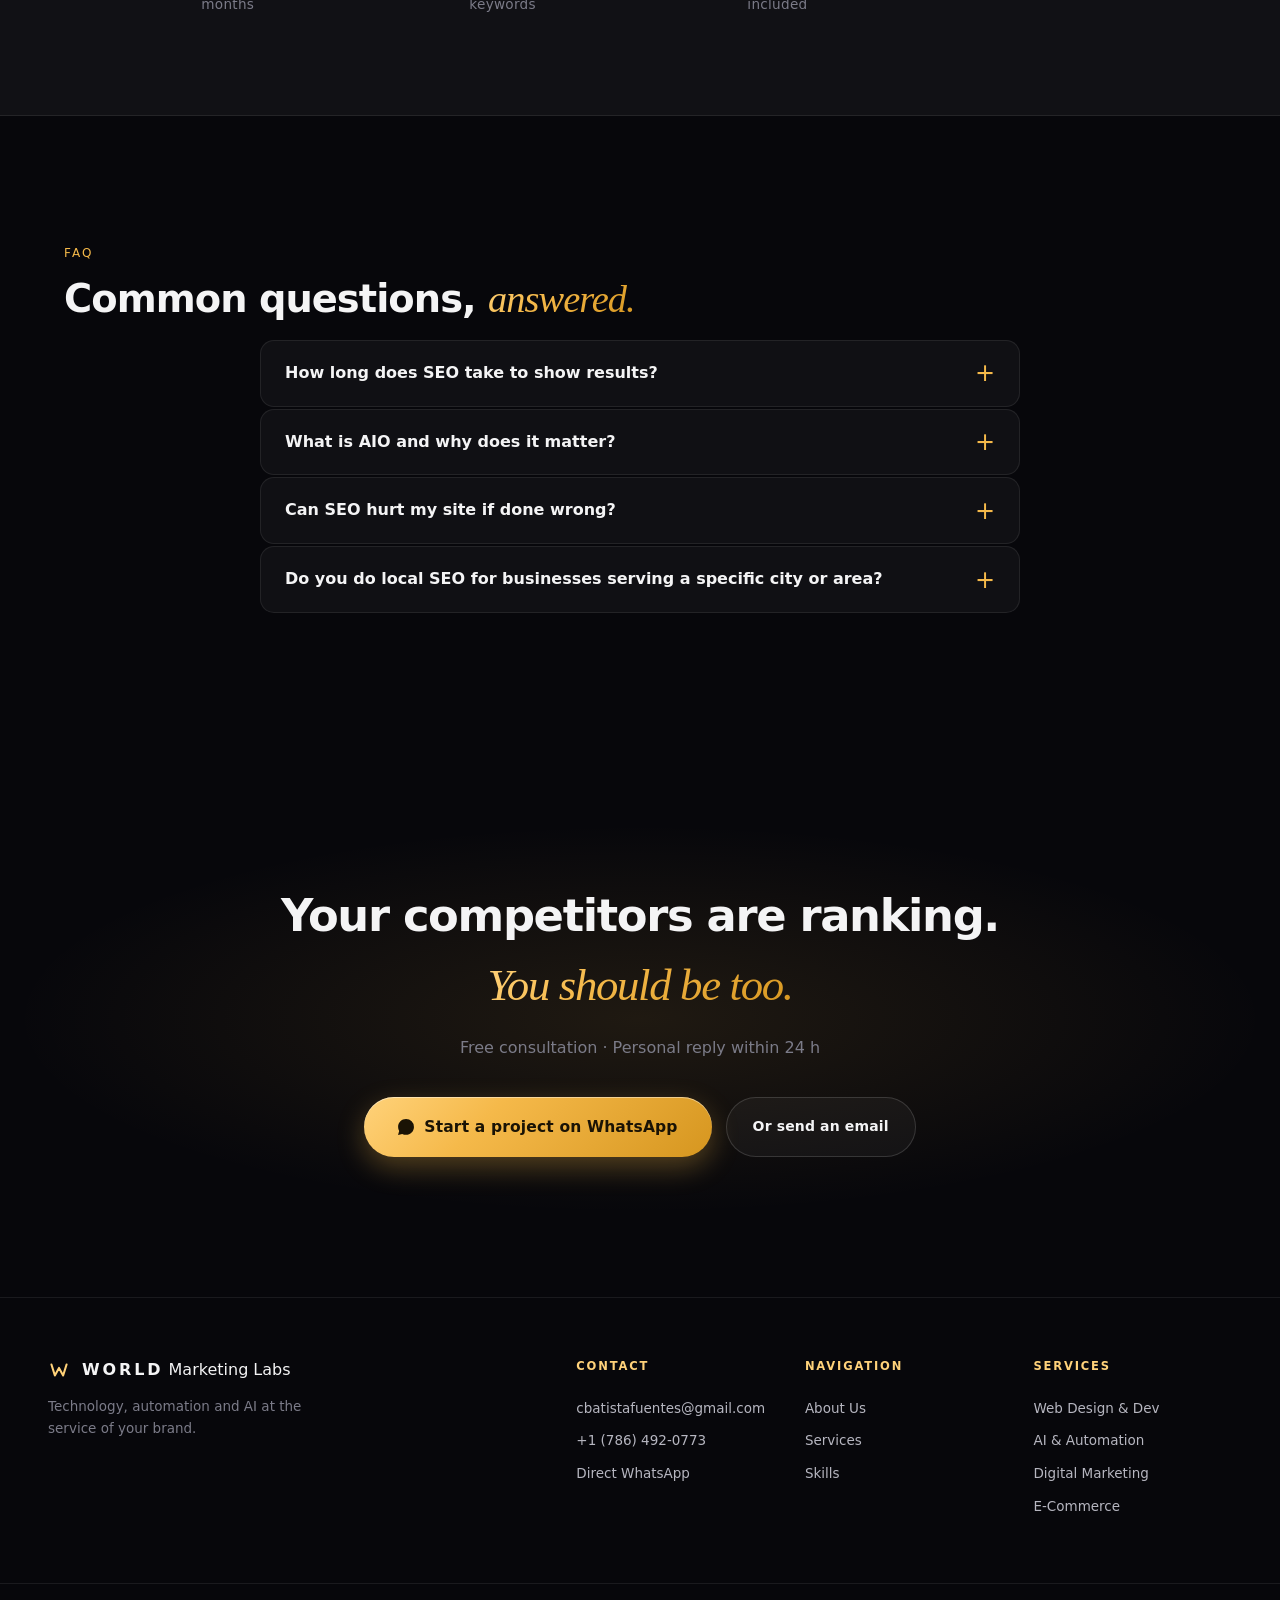
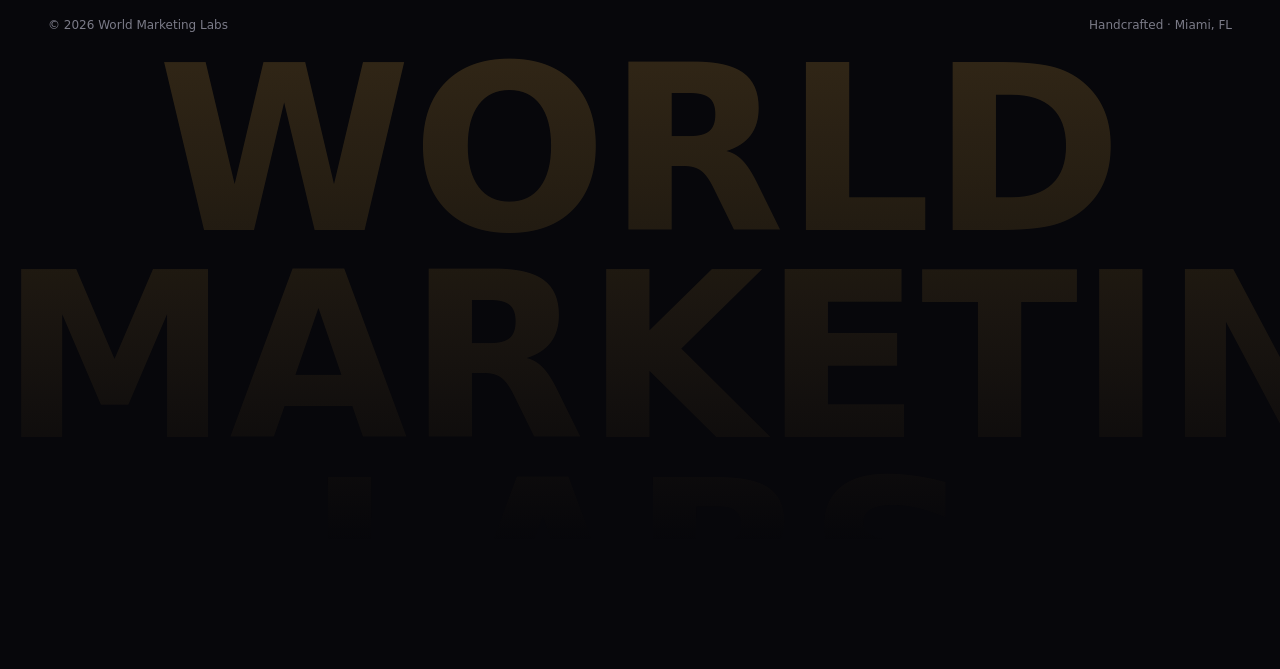
<file: services/seo.html>
﻿<!DOCTYPE html>
<html lang="en">
<head>
<meta charset="UTF-8" /><meta name="viewport" content="width=device-width, initial-scale=1.0, viewport-fit=cover" />
<meta name="description" content="SEO and AIO optimization in Miami for Google rankings, AI Overviews, technical SEO, local SEO, schema, content strategy and search visibility." />
<meta name="robots" content="index, follow, max-image-preview:large" />
<link rel="canonical" href="https://www.worldmarketinglabs.com/services/seo" />
<title>SEO &amp; AIO Miami | Google &amp; AI Search | World Marketing Labs</title>
<meta name="author" content="World Marketing Labs" />
<meta name="theme-color" content="#0a0a0f" />
<meta name="keywords" content="SEO Miami, AIO optimization, AI Overview optimization, local SEO Miami, technical SEO, schema markup, Google rankings Miami" />
<meta property="og:title" content="SEO &amp; AIO Miami | Google &amp; AI Search | World Marketing Labs" />
<meta property="og:description" content="SEO and AIO optimization in Miami for Google rankings, AI Overviews, technical SEO, local SEO, schema, content strategy and search visibility." />
<meta property="og:type" content="article" />
<meta property="og:url" content="https://www.worldmarketinglabs.com/services/seo" />
<meta property="og:site_name" content="World Marketing Labs" />
<meta property="og:locale" content="en_US" />
<meta property="og:locale:alternate" content="es_US" />
<meta property="og:image" content="https://www.worldmarketinglabs.com/assets/carlos.jpg" />
<meta name="twitter:card" content="summary_large_image" />
<meta name="twitter:title" content="SEO &amp; AIO Miami | Google &amp; AI Search | World Marketing Labs" />
<meta name="twitter:description" content="SEO and AIO optimization in Miami for Google rankings, AI Overviews, technical SEO, local SEO, schema, content strategy and search visibility." />
<meta name="twitter:image" content="https://www.worldmarketinglabs.com/assets/carlos.jpg" />
<script type="application/ld+json">{"@context":"https://schema.org","@graph":[{"@type":["Organization","LocalBusiness","ProfessionalService"],"@id":"https://www.worldmarketinglabs.com/#business","name":"World Marketing Labs","url":"https://www.worldmarketinglabs.com/","telephone":"+1-786-492-0773","email":"cbatistafuentes@gmail.com","image":"https://www.worldmarketinglabs.com/assets/carlos.jpg","address":{"@type":"PostalAddress","addressLocality":"Miami","addressRegion":"FL","addressCountry":"US"},"areaServed":[{"@type":"City","name":"Miami"},{"@type":"State","name":"Florida"},{"@type":"Country","name":"United States"},{"@type":"Place","name":"Remote clients worldwide"}],"slogan":"Websites, automation, marketing and IT systems that grow businesses.","sameAs":[]},{"@type":"WebSite","@id":"https://www.worldmarketinglabs.com/#website","url":"https://www.worldmarketinglabs.com/","name":"World Marketing Labs","publisher":{"@id":"https://www.worldmarketinglabs.com/#business"},"inLanguage":["en-US","es-US"]},{"@type":"ServicePage","@id":"https://www.worldmarketinglabs.com/services/seo#webpage","url":"https://www.worldmarketinglabs.com/services/seo","name":"SEO & AIO Miami | Google & AI Search | World Marketing Labs","description":"SEO and AIO optimization in Miami for Google rankings, AI Overviews, technical SEO, local SEO, schema, content strategy and search visibility.","isPartOf":{"@id":"https://www.worldmarketinglabs.com/#website"},"about":{"@id":"https://www.worldmarketinglabs.com/#business"},"inLanguage":["en-US","es-US"]},{"@type":"Service","@id":"https://www.worldmarketinglabs.com/services/seo#service","name":"SEO and AI search optimization","serviceType":"SEO and AI search optimization","description":"SEO and AIO optimization in Miami for Google rankings, AI Overviews, technical SEO, local SEO, schema, content strategy and search visibility.","provider":{"@id":"https://www.worldmarketinglabs.com/#business"},"areaServed":[{"@type":"City","name":"Miami"},{"@type":"State","name":"Florida"},{"@type":"Country","name":"United States"},{"@type":"Place","name":"Remote clients worldwide"}],"availableChannel":{"@type":"ServiceChannel","serviceUrl":"https://www.worldmarketinglabs.com/services/seo","servicePhone":"+1-786-492-0773","serviceSmsNumber":"+1-786-492-0773"}},{"@type":"BreadcrumbList","@id":"https://www.worldmarketinglabs.com/services/seo#breadcrumb","itemListElement":[{"@type":"ListItem","position":1,"name":"Home","item":"https://www.worldmarketinglabs.com/"},{"@type":"ListItem","position":2,"name":"Services","item":"https://www.worldmarketinglabs.com/#services"},{"@type":"ListItem","position":3,"name":"SEO and AI search optimization","item":"https://www.worldmarketinglabs.com/services/seo"}]}]}</script>
<link rel="icon" type="image/svg+xml" href="/favicon.svg?v=3" />
<link rel="stylesheet" href="../styles.min.css?v=20260612-marquee-title" /><link rel="stylesheet" href="services.min.css?v=20260612-marquee-title" />
</head>
<body>
<header class="nav" id="nav">
  <a href="/" class="nav__brand"><span class="nav__brand-mark"><svg viewBox="0 0 32 32" fill="none"><path d="M5 8 L10 24 L16 13 L22 24 L27 8" stroke="url(#gx)" stroke-width="3" stroke-linecap="round" stroke-linejoin="round"/><path d="M10 8 H22" stroke="url(#gx)" stroke-width="3" stroke-linecap="round" opacity=".62"/><defs><linearGradient id="gx" x1="0" y1="0" x2="32" y2="32"><stop offset="0" stop-color="#FFD27A"/><stop offset="1" stop-color="#F59E0B"/></linearGradient></defs></svg></span><span class="nav__brand-text"><strong>WORLD</strong><em>Marketing Labs</em></span></a>
  <nav class="nav__links">
    <a href="/" data-i18n="nav.home">Home</a>
    <a href="/about" data-i18n="nav.about">About Us</a>
    <div class="has-dropdown">
      <a href="/#services" data-i18n="nav.services">Services<svg class="chev" viewBox="0 0 10 6" fill="none"><path d="M1 1l4 4 4-4" stroke="currentColor" stroke-width="1.5" stroke-linecap="round"/></svg></a>
      <div class="nav__dropdown">
        <a href="/services/web-design"><svg viewBox="0 0 24 24" fill="none"><path d="M8 9l-3 3 3 3M16 9l3 3-3 3M14 5l-4 14" stroke="currentColor" stroke-width="2" stroke-linecap="round"/></svg><span data-i18n="nav.dd.web">Web Design & Dev</span></a>
        <a href="/services/ai-automation"><svg viewBox="0 0 24 24" fill="none"><circle cx="12" cy="12" r="3" stroke="currentColor" stroke-width="2"/><path d="M12 1v6M12 17v6M4.22 4.22l4.24 4.24M15.54 15.54l4.24 4.24M1 12h6M17 12h6M4.22 19.78l4.24-4.24M15.54 8.46l4.24-4.24" stroke="currentColor" stroke-width="2" stroke-linecap="round"/></svg><span data-i18n="nav.dd.ai">AI & Automation</span></a>
        <a href="/services/digital-marketing"><svg viewBox="0 0 24 24" fill="none"><path d="M3 11l18-9-9 18-2-7-7-2z" stroke="currentColor" stroke-width="2" stroke-linejoin="round"/></svg><span data-i18n="nav.dd.mkt">Digital Marketing</span></a>
        <a href="/services/seo"><svg viewBox="0 0 24 24" fill="none"><circle cx="11" cy="11" r="8" stroke="currentColor" stroke-width="2"/><path d="m21 21-4.35-4.35" stroke="currentColor" stroke-width="2" stroke-linecap="round"/></svg><span data-i18n="nav.dd.seo">SEO & AIO</span></a>
        <a href="/services/google-ads"><svg viewBox="0 0 24 24" fill="none"><rect x="3" y="3" width="18" height="18" rx="2" stroke="currentColor" stroke-width="2"/><path d="M3 9h18M9 21V9" stroke="currentColor" stroke-width="2"/></svg><span data-i18n="nav.dd.gads">Google Ads</span></a>
        <a href="/services/social-media"><svg viewBox="0 0 24 24" fill="none"><path d="M18 2h-3a5 5 0 00-5 5v3H7v4h3v8h4v-8h3l1-4h-4V7a1 1 0 011-1h3z" stroke="currentColor" stroke-width="2" stroke-linejoin="round"/></svg><span data-i18n="nav.dd.social">Social Media Marketing</span></a>
        <a href="/services/social-management"><svg viewBox="0 0 24 24" fill="none"><path d="M17 21v-2a4 4 0 00-4-4H5a4 4 0 00-4 4v2M9 11a4 4 0 100-8 4 4 0 000 8z" stroke="currentColor" stroke-width="2" stroke-linecap="round"/></svg><span data-i18n="nav.dd.mgmt">Social Management</span></a>
        <a href="/services/ecommerce"><svg viewBox="0 0 24 24" fill="none"><path d="M6 2L3 6v14a2 2 0 002 2h14a2 2 0 002-2V6l-3-4z" stroke="currentColor" stroke-width="2" stroke-linejoin="round"/><line x1="3" y1="6" x2="21" y2="6" stroke="currentColor" stroke-width="2"/></svg><span data-i18n="nav.dd.ecom">E-Commerce</span></a>
      </div>
    </div>
    <a href="/#skills" data-i18n="nav.skills">Skills</a>
    <a href="/#contact" data-i18n="nav.contact">Contact</a>
  </nav>
  <div class="nav__right">
    <div class="langswitch" role="group"><button class="langswitch__btn" data-lang="en"><span class="langswitch__flag" aria-hidden="true"><svg viewBox="0 0 36 24" xmlns="http://www.w3.org/2000/svg"><rect width="36" height="24" fill="#fff"/><path d="M0 0h36v2H0zm0 4h36v2H0zm0 4h36v2H0zm0 4h36v2H0zm0 4h36v2H0zm0 4h36v2H0z" fill="#b22234"/><rect width="15" height="12" fill="#3c3b6e"/></svg></span><span>EN</span></button><button class="langswitch__btn" data-lang="es"><span class="langswitch__flag" aria-hidden="true"><svg viewBox="0 0 36 24" xmlns="http://www.w3.org/2000/svg"><rect width="36" height="24" fill="#c60b1e"/><rect y="6" width="36" height="12" fill="#ffc400"/></svg></span><span>ES</span></button></div>
    <a href="/#contact" class="nav__cta" data-wa="svc.wa.msg"><span data-i18n="nav.cta">Start Your Project</span><svg viewBox="0 0 24 24" fill="none"><path d="M5 12h14M13 5l7 7-7 7" stroke="currentColor" stroke-width="2" stroke-linecap="round" stroke-linejoin="round"/></svg></a>
  </div>
  <button class="nav__burger" id="burger" aria-label="Menu"><span></span><span></span></button>
</header>
<div class="mmenu" id="mmenu">
  <div class="mmenu__panels" id="mmenuPanels">
    <div class="mmenu__panel mmenu__panel--main">
      <a href="/" data-i18n="nav.home">Home</a>
      <a href="/about" data-i18n="nav.about">About Us</a>
      <button class="mmenu__has-sub" id="mmenuServicesTrigger">
        <span data-i18n="nav.services">Services</span>
        <svg viewBox="0 0 24 24" fill="none"><path d="M9 18l6-6-6-6" stroke="currentColor" stroke-width="2" stroke-linecap="round" stroke-linejoin="round"/></svg>
      </button>
      <a href="/#contact" data-i18n="nav.contact">Contact</a>
      <div class="langswitch langswitch--mobile" role="group">
        <button class="langswitch__btn" data-lang="en" aria-label="English"><span class="langswitch__flag" aria-hidden="true"><svg viewBox="0 0 36 24" xmlns="http://www.w3.org/2000/svg"><rect width="36" height="24" fill="#fff"/><path d="M0 0h36v2H0zm0 4h36v2H0zm0 4h36v2H0zm0 4h36v2H0zm0 4h36v2H0zm0 4h36v2H0z" fill="#b22234"/><rect width="15" height="12" fill="#3c3b6e"/></svg></span><span>English</span></button>
        <button class="langswitch__btn" data-lang="es" aria-label="Español"><span class="langswitch__flag" aria-hidden="true"><svg viewBox="0 0 36 24" xmlns="http://www.w3.org/2000/svg"><rect width="36" height="24" fill="#c60b1e"/><rect y="6" width="36" height="12" fill="#ffc400"/></svg></span><span>Español</span></button>
      </div>
      <a href="/#contact" class="mmenu__cta" data-i18n="nav.cta" data-wa="svc.wa.msg">Start Your Project</a>
    </div>
    <div class="mmenu__panel mmenu__panel--services">
      <button class="mmenu__back" id="mmenuBack">
        <svg viewBox="0 0 24 24" fill="none"><path d="M15 18l-6-6 6-6" stroke="currentColor" stroke-width="2" stroke-linecap="round" stroke-linejoin="round"/></svg>
        <span data-i18n="nav.back">Back</span>
      </button>
      <p class="mmenu__heading" data-i18n="nav.services">Services</p>
      <a href="/services/web-design" data-i18n="nav.dd.web">Web Design</a>
      <a href="/services/ai-automation" data-i18n="nav.dd.ai">AI &amp; Automation</a>
      <a href="/services/digital-marketing" data-i18n="nav.dd.mkt">Digital Marketing</a>
      <a href="/services/seo" data-i18n="nav.dd.seo">SEO &amp; AIO</a>
      <a href="/services/google-ads" data-i18n="nav.dd.gads">Google Ads</a>
      <a href="/services/social-media" data-i18n="nav.dd.social">Social Media</a>
      <a href="/services/social-management" data-i18n="nav.dd.mgmt">Social Management</a>
      <a href="/services/ecommerce" data-i18n="nav.dd.ecom">E-Commerce</a>
    </div>
  </div>
</div>

<main>
<section class="svc-hero">
  <div class="svc-hero__inner reveal">
    <a href="/#services" class="svc-back" data-i18n="svc.back">← All Services</a>
    <div class="svc-hero__eyebrow" data-i18n="svc.eyebrow">SEO & AIO Optimization</div>
    <div class="svc-hero__icon"><svg viewBox="0 0 24 24" fill="none"><circle cx="11" cy="11" r="8" stroke="currentColor" stroke-width="2"/><path d="m21 21-4.35-4.35" stroke="currentColor" stroke-width="2" stroke-linecap="round"/></svg></div>
    <h1 class="svc-hero__title" data-i18n-html="svc.hero.title">SEO and AIO Optimization in Miami for <em>Google and AI Search</em></h1>
    <p class="svc-hero__lead" data-i18n="svc.hero.lead">Technical SEO, on-page optimization and AI Overview Optimization (AIO) so your business ranks on Google, ChatGPT, Perplexity and every AI search engine that's reshaping discovery.</p>
    <div class="svc-hero__ctas">
      <a href="/#contact" class="btn btn--primary" data-wa="svc.wa.msg"><svg viewBox="0 0 24 24" fill="currentColor"><path d="M.057 24l1.687-6.163a11.867 11.867 0 01-1.587-5.946C.16 5.335 5.495 0 12.05 0a11.817 11.817 0 018.413 3.488 11.824 11.824 0 013.48 8.414c-.003 6.557-5.338 11.892-11.893 11.892a11.9 11.9 0 01-5.688-1.448L.057 24z"/></svg><span data-i18n="svc.cta.wa">Start my project on WhatsApp</span></a>
      <a href="mailto:cbatistafuentes@gmail.com" class="btn btn--ghost" data-i18n="svc.cta.email">Or send an email</a>
    </div>
  </div>
</section>

<section class="svc-section">
  <div class="svc-section__eyebrow" data-i18n="svc.inc.eyebrow">What's Included</div>
  <h2 class="svc-section__title" data-i18n-html="svc.inc.title">Organic visibility on Google <span class="ink">and AI search engines.</span></h2>
  <p class="svc-section__sub" data-i18n="svc.inc.sub">SEO in 2025 means optimizing for both traditional search and the AI systems that now answer questions directly — bypassing the traditional 10 blue links.</p>
  <div class="svc-features">
    <div class="svc-feature"><div class="svc-feature__icon"><svg viewBox="0 0 24 24" fill="none"><path d="M9 11l3 3L22 4M21 12v7a2 2 0 01-2 2H5a2 2 0 01-2-2V5a2 2 0 012-2h11" stroke="currentColor" stroke-width="2" stroke-linecap="round" stroke-linejoin="round"/></svg></div><h3 data-i18n="svc.f1.title">Technical SEO Audit & Fixes</h3><p data-i18n="svc.f1.desc">Full crawl analysis: site speed, Core Web Vitals, crawlability, indexing issues, broken links, duplicate content and structured data — everything that holds you back from ranking.</p></div>
    <div class="svc-feature"><div class="svc-feature__icon"><svg viewBox="0 0 24 24" fill="none"><path d="M14 2H6a2 2 0 00-2 2v16a2 2 0 002 2h12a2 2 0 002-2V8z" stroke="currentColor" stroke-width="2" stroke-linejoin="round"/><polyline points="14 2 14 8 20 8" stroke="currentColor" stroke-width="2" stroke-linejoin="round"/><line x1="16" y1="13" x2="8" y2="13" stroke="currentColor" stroke-width="2"/><line x1="16" y1="17" x2="8" y2="17" stroke="currentColor" stroke-width="2"/></svg></div><h3 data-i18n="svc.f2.title">On-Page Optimization</h3><p data-i18n="svc.f2.desc">Title tags, meta descriptions, H1-H6 hierarchy, keyword placement, internal linking and content optimization for every key page on your site.</p></div>
    <div class="svc-feature"><div class="svc-feature__icon"><svg viewBox="0 0 24 24" fill="none"><path d="M12 2a10 10 0 100 20A10 10 0 0012 2z" stroke="currentColor" stroke-width="2"/><path d="M2 12h20M12 2a15.3 15.3 0 010 20M12 2a15.3 15.3 0 000 20" stroke="currentColor" stroke-width="2"/></svg></div><h3 data-i18n="svc.f3.title">Local SEO</h3><p data-i18n="svc.f3.desc">Google Business Profile optimization, local citation building, review strategy and geo-targeted content so you dominate search in your city or service area.</p></div>
    <div class="svc-feature"><div class="svc-feature__icon"><svg viewBox="0 0 24 24" fill="none"><path d="M12 20h9M16.5 3.5a2.121 2.121 0 013 3L7 19l-4 1 1-4L16.5 3.5z" stroke="currentColor" stroke-width="2" stroke-linecap="round" stroke-linejoin="round"/></svg></div><h3 data-i18n="svc.f4.title">Content Strategy & SEO Writing</h3><p data-i18n="svc.f4.desc">Keyword research, topic cluster planning and SEO-optimized content that ranks, earns backlinks and positions you as the authority in your industry.</p></div>
    <div class="svc-feature"><div class="svc-feature__icon"><svg viewBox="0 0 24 24" fill="none"><circle cx="12" cy="12" r="3" stroke="currentColor" stroke-width="2"/><path d="M19.07 4.93a10 10 0 010 14.14M4.93 4.93a10 10 0 000 14.14" stroke="currentColor" stroke-width="2"/><path d="M15.54 8.46a5 5 0 010 7.07M8.46 8.46a5 5 0 000 7.07" stroke="currentColor" stroke-width="2"/></svg></div><h3 data-i18n="svc.f5.title">Schema Markup</h3><p data-i18n="svc.f5.desc">Structured data implementation: FAQ, HowTo, LocalBusiness, Product, Review schemas — so Google and AI systems understand exactly what your pages are about.</p></div>
    <div class="svc-feature"><div class="svc-feature__icon"><svg viewBox="0 0 24 24" fill="none"><path d="M21 16V8a2 2 0 00-1-1.73l-7-4a2 2 0 00-2 0l-7 4A2 2 0 003 8v8a2 2 0 001 1.73l7 4a2 2 0 002 0l7-4A2 2 0 0021 16z" stroke="currentColor" stroke-width="2"/></svg></div><h3 data-i18n="svc.f6.title">AIO — AI Overview Optimization</h3><p data-i18n="svc.f6.desc">Optimize your content to be cited in Google AI Overviews, ChatGPT responses and Perplexity answers — the new frontier of search visibility most businesses are ignoring.</p></div>
  </div>
</section>

<section class="svc-section svc-section--dark">
  <div class="svc-section__inner">
    <div class="svc-section__eyebrow" data-i18n="svc.proc.eyebrow">How It Works</div>
    <h2 class="svc-section__title" data-i18n-html="svc.proc.title">SEO results in <span class="ink">4 systematic steps.</span></h2>
    <div class="svc-steps">
      <div class="svc-step"><div class="svc-step__num">Step 01</div><h3 data-i18n="svc.s1.title">SEO Audit</h3><p data-i18n="svc.s1.desc">Full technical audit plus keyword gap analysis. We identify exactly where Google can't find you, why you're not ranking and what the fastest wins are.</p></div>
      <div class="svc-step"><div class="svc-step__num">Step 02</div><h3 data-i18n="svc.s2.title">On-Page & Technical Fixes</h3><p data-i18n="svc.s2.desc">We fix every technical issue, optimize all on-page elements and implement structured data — building a solid foundation before creating any new content.</p></div>
      <div class="svc-step"><div class="svc-step__num">Step 03</div><h3 data-i18n="svc.s3.title">Content & Link Building</h3><p data-i18n="svc.s3.desc">Topic cluster content, SEO articles and white-hat link building to increase your domain authority and give Google more reasons to rank you higher.</p></div>
      <div class="svc-step"><div class="svc-step__num">Step 04</div><h3 data-i18n="svc.s4.title">Monitor & Iterate</h3><p data-i18n="svc.s4.desc">Monthly ranking reports, traffic analysis and continuous optimization. SEO compounds — the longer we work, the bigger your organic traffic advantage.</p></div>
    </div>
  </div>
</section>

<section class="svc-section">
  <div class="svc-section__eyebrow" data-i18n="svc.stack.eyebrow">Tools</div>
  <h2 class="svc-section__title" data-i18n="svc.stack.title">Tools & Tech Stack</h2>
  <div class="svc-stack reveal">
    <span>Google Search Console</span><span>Google Analytics 4</span><span>Ahrefs</span><span>SEMrush</span>
    <span>Screaming Frog</span><span>Google Business Profile</span><span>Schema.org</span>
    <span>PageSpeed Insights</span><span>Surfer SEO</span><span>Rank Math</span><span>Yoast SEO</span>
    <span>Google Tag Manager</span><span>Looker Studio</span>
  </div>
</section>

<div class="svc-stats">
  <div class="svc-stat"><div class="svc-stat__num">+180%</div><div class="svc-stat__lbl" data-i18n="svc.stat1">Avg. organic traffic increase in 6 months</div></div>
  <div class="svc-stat"><div class="svc-stat__num">Top 3</div><div class="svc-stat__lbl" data-i18n="svc.stat2">Google rankings for target keywords</div></div>
  <div class="svc-stat"><div class="svc-stat__num">AIO</div><div class="svc-stat__lbl" data-i18n="svc.stat3">AI search engine optimization included</div></div>
  <div class="svc-stat"><div class="svc-stat__num">0$</div><div class="svc-stat__lbl" data-i18n="svc.stat4">Cost per click on organic traffic</div></div>
</div>

<!-- ============ FAQ ============ -->
<section class="svc-section svc-faq">
  <div class="svc-section__eyebrow" data-i18n="svc.faq.eyebrow">FAQ</div>
  <h2 class="svc-section__title" data-i18n-html="svc.faq.title">Common questions, <span class="ink">answered.</span></h2>
  <div class="faq-list">
    <details class="faq-item">
      <summary data-i18n="svc.faq.q1">Loading...</summary>
      <div class="faq-body" data-i18n="svc.faq.a1">Loading...</div>
    </details>
    <details class="faq-item">
      <summary data-i18n="svc.faq.q2">Loading...</summary>
      <div class="faq-body" data-i18n="svc.faq.a2">Loading...</div>
    </details>
    <details class="faq-item">
      <summary data-i18n="svc.faq.q3">Loading...</summary>
      <div class="faq-body" data-i18n="svc.faq.a3">Loading...</div>
    </details>
    <details class="faq-item">
      <summary data-i18n="svc.faq.q4">Loading...</summary>
      <div class="faq-body" data-i18n="svc.faq.a4">Loading...</div>
    </details>
  </div>
</section>

<section class="svc-cta">
  <div class="svc-cta__inner reveal">
    <h2 class="svc-cta__title" data-i18n-html="svc.cta.title">Your competitors are ranking. <span class="ink">You should be too.</span></h2>
    <p class="svc-cta__sub" data-i18n="svc.cta.sub">Free consultation · Personal reply within 24 h</p>
    <div class="svc-cta__btns">
      <a href="/#contact" class="btn btn--primary btn--xl" data-wa="svc.wa.msg"><svg viewBox="0 0 24 24" fill="currentColor"><path d="M.057 24l1.687-6.163a11.867 11.867 0 01-1.587-5.946C.16 5.335 5.495 0 12.05 0a11.817 11.817 0 018.413 3.488 11.824 11.824 0 013.48 8.414c-.003 6.557-5.338 11.892-11.893 11.892a11.9 11.9 0 01-5.688-1.448L.057 24z"/></svg><span data-i18n="svc.cta.wa">Start my project on WhatsApp</span></a>
      <a href="mailto:cbatistafuentes@gmail.com" class="btn btn--ghost" data-i18n="svc.cta.email">Or send an email</a>
    </div>
  </div>
</section>
</main>

<footer class="footer"><div class="footer__inner"><div class="footer__brand"><div class="footer__logo"><svg viewBox="0 0 32 32" fill="none"><path d="M5 8 L10 24 L16 13 L22 24 L27 8" stroke="url(#gx2)" stroke-width="3" stroke-linecap="round" stroke-linejoin="round"/><path d="M10 8 H22" stroke="url(#gx2)" stroke-width="3" stroke-linecap="round" opacity=".62"/><defs><linearGradient id="gx2" x1="0" y1="0" x2="32" y2="32"><stop offset="0" stop-color="#FFD27A"/><stop offset="1" stop-color="#F59E0B"/></linearGradient></defs></svg><span><strong>WORLD</strong> Marketing Labs</span></div><p data-i18n="footer.tagline">Technology, automation and AI at the service of your brand.</p></div><div class="footer__cols"><div><h5 data-i18n="footer.contact.title">Contact</h5><a href="mailto:cbatistafuentes@gmail.com">cbatistafuentes@gmail.com</a><a href="tel:+17864920773">+1 (786) 492-0773</a><a href="/#contact" data-i18n="footer.contact.wa">Direct WhatsApp</a></div><div><h5 data-i18n="footer.nav.title">Navigation</h5><a href="/about" data-i18n="nav.about">About Us</a><a href="/#services" data-i18n="nav.services">Services</a><a href="/#skills" data-i18n="nav.skills">Skills</a></div><div><h5 data-i18n="footer.services.title">Services</h5><a href="/services/web-design" data-i18n="nav.dd.web">Web Design & Dev</a><a href="/services/ai-automation" data-i18n="nav.dd.ai">AI & Automation</a><a href="/services/digital-marketing" data-i18n="nav.dd.mkt">Digital Marketing</a><a href="/services/ecommerce" data-i18n="nav.dd.ecom">E-Commerce</a></div></div></div><div class="footer__bottom"><span>© <span id="yr">2026</span> World Marketing Labs</span><span data-i18n="footer.built">Handcrafted · Miami, FL</span></div><div class="footer__giant" aria-hidden="true">WORLD MARKETING LABS</div></footer>

<script>
window.PAGE_I18N = {
  en: {
    'page.title': 'SEO & AIO Optimization | World Marketing Labs',
    'svc.eyebrow': 'SEO & AIO Optimization',
    'svc.hero.title': 'SEO and AIO Optimization in Miami for <em>Google and AI Search</em>',
    'svc.hero.lead': 'Technical SEO, on-page optimization and AI Overview Optimization (AIO) so your business ranks on Google, ChatGPT, Perplexity and every AI search engine reshaping discovery.',
    'svc.wa.msg': "Hi! I'm interested in SEO & AIO Optimization services. Can we talk?",
    'svc.inc.eyebrow': "What's Included",
    'svc.inc.title': 'Organic visibility on Google <span class="ink">and AI search engines.</span>',
    'svc.inc.sub': 'SEO in 2025 means optimizing for both traditional search and the AI systems that now answer questions directly — bypassing the traditional 10 blue links.',
    'svc.f1.title': 'Technical SEO Audit & Fixes', 'svc.f1.desc': 'Full crawl analysis: site speed, Core Web Vitals, crawlability, indexing issues, broken links, duplicate content and structured data — everything holding you back.',
    'svc.f2.title': 'On-Page Optimization', 'svc.f2.desc': 'Title tags, meta descriptions, H1-H6 hierarchy, keyword placement, internal linking and content optimization for every key page on your site.',
    'svc.f3.title': 'Local SEO', 'svc.f3.desc': 'Google Business Profile optimization, local citation building, review strategy and geo-targeted content so you dominate search in your city or service area.',
    'svc.f4.title': 'Content Strategy & SEO Writing', 'svc.f4.desc': 'Keyword research, topic cluster planning and SEO-optimized content that ranks, earns backlinks and positions you as the authority in your industry.',
    'svc.f5.title': 'Schema Markup', 'svc.f5.desc': 'Structured data implementation: FAQ, HowTo, LocalBusiness, Product, Review schemas — so Google and AI systems understand exactly what your pages are about.',
    'svc.f6.title': 'AIO — AI Overview Optimization', 'svc.f6.desc': 'Optimize your content to be cited in Google AI Overviews, ChatGPT responses and Perplexity answers — the new frontier most businesses are ignoring.',
    'svc.proc.eyebrow': 'How It Works',
    'svc.proc.title': 'SEO results in <span class="ink">4 systematic steps.</span>',
    'svc.s1.title': 'SEO Audit', 'svc.s1.desc': 'Full technical audit plus keyword gap analysis. We identify exactly where Google can\'t find you, why you\'re not ranking and what the fastest wins are.',
    'svc.s2.title': 'On-Page & Technical Fixes', 'svc.s2.desc': 'We fix every technical issue, optimize all on-page elements and implement structured data — building a solid foundation before creating any new content.',
    'svc.s3.title': 'Content & Link Building', 'svc.s3.desc': 'Topic cluster content, SEO articles and white-hat link building to increase your domain authority and give Google more reasons to rank you higher.',
    'svc.s4.title': 'Monitor & Iterate', 'svc.s4.desc': 'Monthly ranking reports, traffic analysis and continuous optimization. SEO compounds — the longer we work, the bigger your organic traffic advantage.',
    'svc.stack.eyebrow': 'Tools',
    'svc.stat1': 'Avg. organic traffic increase in 6 months', 'svc.stat2': 'Google rankings for target keywords',
    'svc.stat3': 'AI search engine optimization included', 'svc.stat4': 'Cost per click on organic traffic',
    'svc.cta.title': 'Your competitors are ranking. <span class="ink">You should be too.</span>',
    'svc.faq.q1': 'How long does SEO take to show results?', 'svc.faq.a1': 'Technical fixes and on-page improvements can produce ranking lifts in 4–8 weeks. Meaningful organic traffic growth typically takes 3–6 months, and significant authority-driven results often take 6–12 months. SEO compounds over time: the longer we work, the stronger the results. We track and report monthly from day one.',
    'svc.faq.q2': 'What is AIO and why does it matter?', 'svc.faq.a2': 'AIO stands for AI Overview Optimization — structuring your content so it gets cited in Google AI Overviews, ChatGPT responses and Perplexity answers. These features now appear for a growing share of searches and often appear above traditional results. Businesses optimized for AIO capture visibility that unoptimized competitors miss entirely.',
    'svc.faq.q3': 'Can SEO hurt my site if done wrong?', 'svc.faq.a3': 'Bad SEO — keyword stuffing, buying low-quality backlinks, duplicate content schemes — can get your site penalized by Google. We only use white-hat, Google-compliant techniques: high-quality content, technical excellence and legitimate link building. We also audit existing SEO issues before starting to ensure we build on a clean foundation.',
    'svc.faq.q4': 'Do you do local SEO for businesses serving a specific city or area?', 'svc.faq.a4': 'Yes, and it is one of the fastest-ROI SEO plays available. We optimize your Google Business Profile, build local citations, manage review strategy and create geo-targeted content so you appear in the local pack and Maps results for your city. Especially effective for service businesses, clinics, restaurants and retail.',
  },
  es: {
    'page.title': 'SEO & Optimización AIO | World Marketing Labs',
    'svc.eyebrow': 'SEO & Optimización AIO',
    'svc.hero.title': 'Optimizaci?n SEO y AIO en Miami para <em>Google y b?squedas con IA</em>',
    'svc.hero.lead': 'SEO técnico, optimización on-page y Optimización para AI Overviews (AIO) para que tu negocio aparezca en Google, ChatGPT, Perplexity y los motores de búsqueda de IA que están transformando el descubrimiento online.',
    'svc.wa.msg': '¡Hola! Me interesa el servicio de SEO & Optimización AIO. ¿Podemos hablar?',
    'svc.inc.eyebrow': 'Qué Incluye',
    'svc.inc.title': 'Visibilidad orgánica en Google <span class="ink">y motores de búsqueda de IA.</span>',
    'svc.inc.sub': 'El SEO en 2025 significa optimizar tanto para la búsqueda tradicional como para los sistemas de IA que ahora responden preguntas directamente, saltándose los 10 resultados azules.',
    'svc.f1.title': 'Auditoría y Correcciones Técnicas', 'svc.f1.desc': 'Análisis completo de rastreo: velocidad, Core Web Vitals, rastreabilidad, problemas de indexación, enlaces rotos, contenido duplicado y datos estructurados — todo lo que te frena.',
    'svc.f2.title': 'Optimización On-Page', 'svc.f2.desc': 'Títulos, meta descripciones, jerarquía H1-H6, colocación de keywords, enlaces internos y optimización de contenido para cada página clave de tu sitio.',
    'svc.f3.title': 'SEO Local', 'svc.f3.desc': 'Optimización del Perfil de Google Business, construcción de citaciones locales, estrategia de reseñas y contenido geo-segmentado para dominar las búsquedas en tu zona.',
    'svc.f4.title': 'Estrategia de Contenido y Escritura SEO', 'svc.f4.desc': 'Investigación de keywords, planificación de clusters temáticos y contenido optimizado para SEO que posiciona, genera backlinks y te convierte en autoridad del sector.',
    'svc.f5.title': 'Schema Markup', 'svc.f5.desc': 'Implementación de datos estructurados: FAQ, HowTo, LocalBusiness, Product, Review — para que Google y los sistemas de IA entiendan exactamente de qué tratan tus páginas.',
    'svc.f6.title': 'AIO — Optimización para AI Overviews', 'svc.f6.desc': 'Optimiza tu contenido para ser citado en los AI Overviews de Google, respuestas de ChatGPT y Perplexity — la nueva frontera de visibilidad que la mayoría ignora.',
    'svc.proc.eyebrow': 'Cómo Funciona',
    'svc.proc.title': 'Resultados SEO en <span class="ink">4 pasos sistemáticos.</span>',
    'svc.s1.title': 'Auditoría SEO', 'svc.s1.desc': 'Auditoría técnica completa más análisis de brechas de keywords. Identificamos exactamente dónde Google no te encuentra y cuáles son las victorias más rápidas.',
    'svc.s2.title': 'Correcciones On-Page y Técnicas', 'svc.s2.desc': 'Corregimos cada problema técnico, optimizamos todos los elementos on-page e implementamos datos estructurados — antes de crear nuevo contenido.',
    'svc.s3.title': 'Contenido y Link Building', 'svc.s3.desc': 'Contenido de clusters temáticos, artículos SEO y link building white-hat para aumentar tu autoridad de dominio y darle a Google más razones para posicionarte.',
    'svc.s4.title': 'Monitoreo e Iteración', 'svc.s4.desc': 'Informes mensuales de posicionamiento, análisis de tráfico y optimización continua. El SEO se capitaliza — cuanto más trabajamos, mayor tu ventaja de tráfico orgánico.',
    'svc.stack.eyebrow': 'Herramientas',
    'svc.stat1': 'Aumento promedio de tráfico orgánico en 6 meses', 'svc.stat2': 'Posiciones Top 3 en Google para keywords objetivo',
    'svc.stat3': 'Optimización para motores de búsqueda IA incluida', 'svc.stat4': 'Costo por clic en tráfico orgánico',
    'svc.cta.title': 'Tus competidores están posicionando. <span class="ink">Tú también deberías.</span>',
    'svc.faq.q1': '¿Cuánto tiempo tarda el SEO en mostrar resultados?', 'svc.faq.a1': 'Las correcciones técnicas y mejoras on-page pueden producir mejoras en posicionamiento en 4–8 semanas. El crecimiento significativo de tráfico orgánico suele tomar 3–6 meses. El SEO se capitaliza con el tiempo: cuanto más trabajamos, más fuertes son los resultados. Medimos y reportamos mensualmente desde el primer día.',
    'svc.faq.q2': '¿Qué es AIO y por qué importa?', 'svc.faq.a2': 'AIO significa AI Overview Optimization — estructurar tu contenido para que sea citado en los AI Overviews de Google, respuestas de ChatGPT y Perplexity. Estas funciones ahora aparecen en un porcentaje creciente de búsquedas, a menudo por encima de los resultados tradicionales. Los negocios optimizados para AIO capturan visibilidad que los competidores no optimizados pierden.',
    'svc.faq.q3': '¿Puede el SEO dañar mi sitio si se hace mal?', 'svc.faq.a3': 'El SEO malo — keyword stuffing, comprar backlinks de baja calidad, contenido duplicado — puede hacer que Google penalice tu sitio. Solo usamos técnicas white-hat: contenido de alta calidad, excelencia técnica y link building legítimo. También auditamos problemas de SEO existentes antes de comenzar para asegurarnos de construir sobre una base limpia.',
    'svc.faq.q4': '¿Hacen SEO local para negocios que atienden una ciudad o área específica?', 'svc.faq.a4': 'Sí, y es uno de los movimientos de SEO con mayor ROI disponible. Optimizamos tu Perfil de Google Business, construimos citaciones locales, gestionamos la estrategia de reseñas y creamos contenido geo-segmentado para que aparezcas en los resultados del paquete local y Maps. Especialmente efectivo para negocios de servicios, clínicas, restaurantes y comercios.',
  }
};
</script>
<script src="services.min.js?v=20260612-marquee-title"></script>
</body></html>
</file>
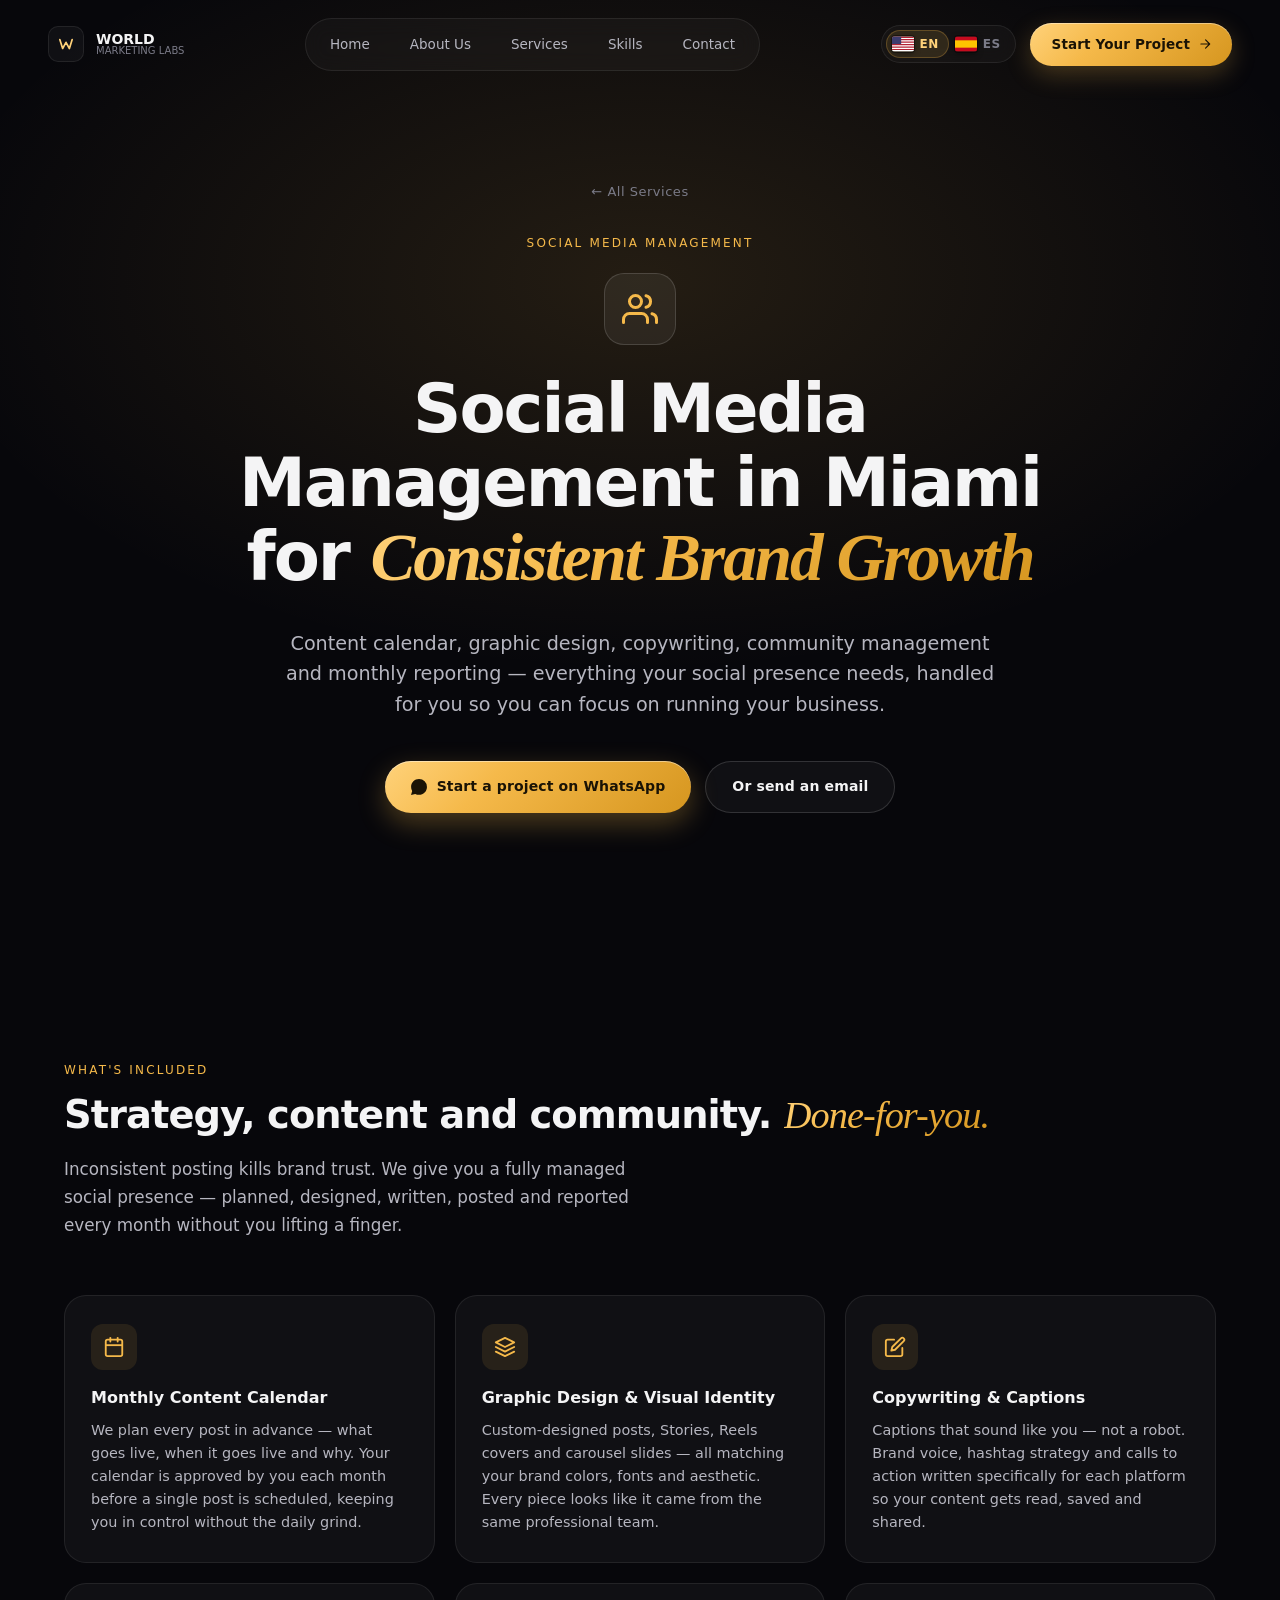
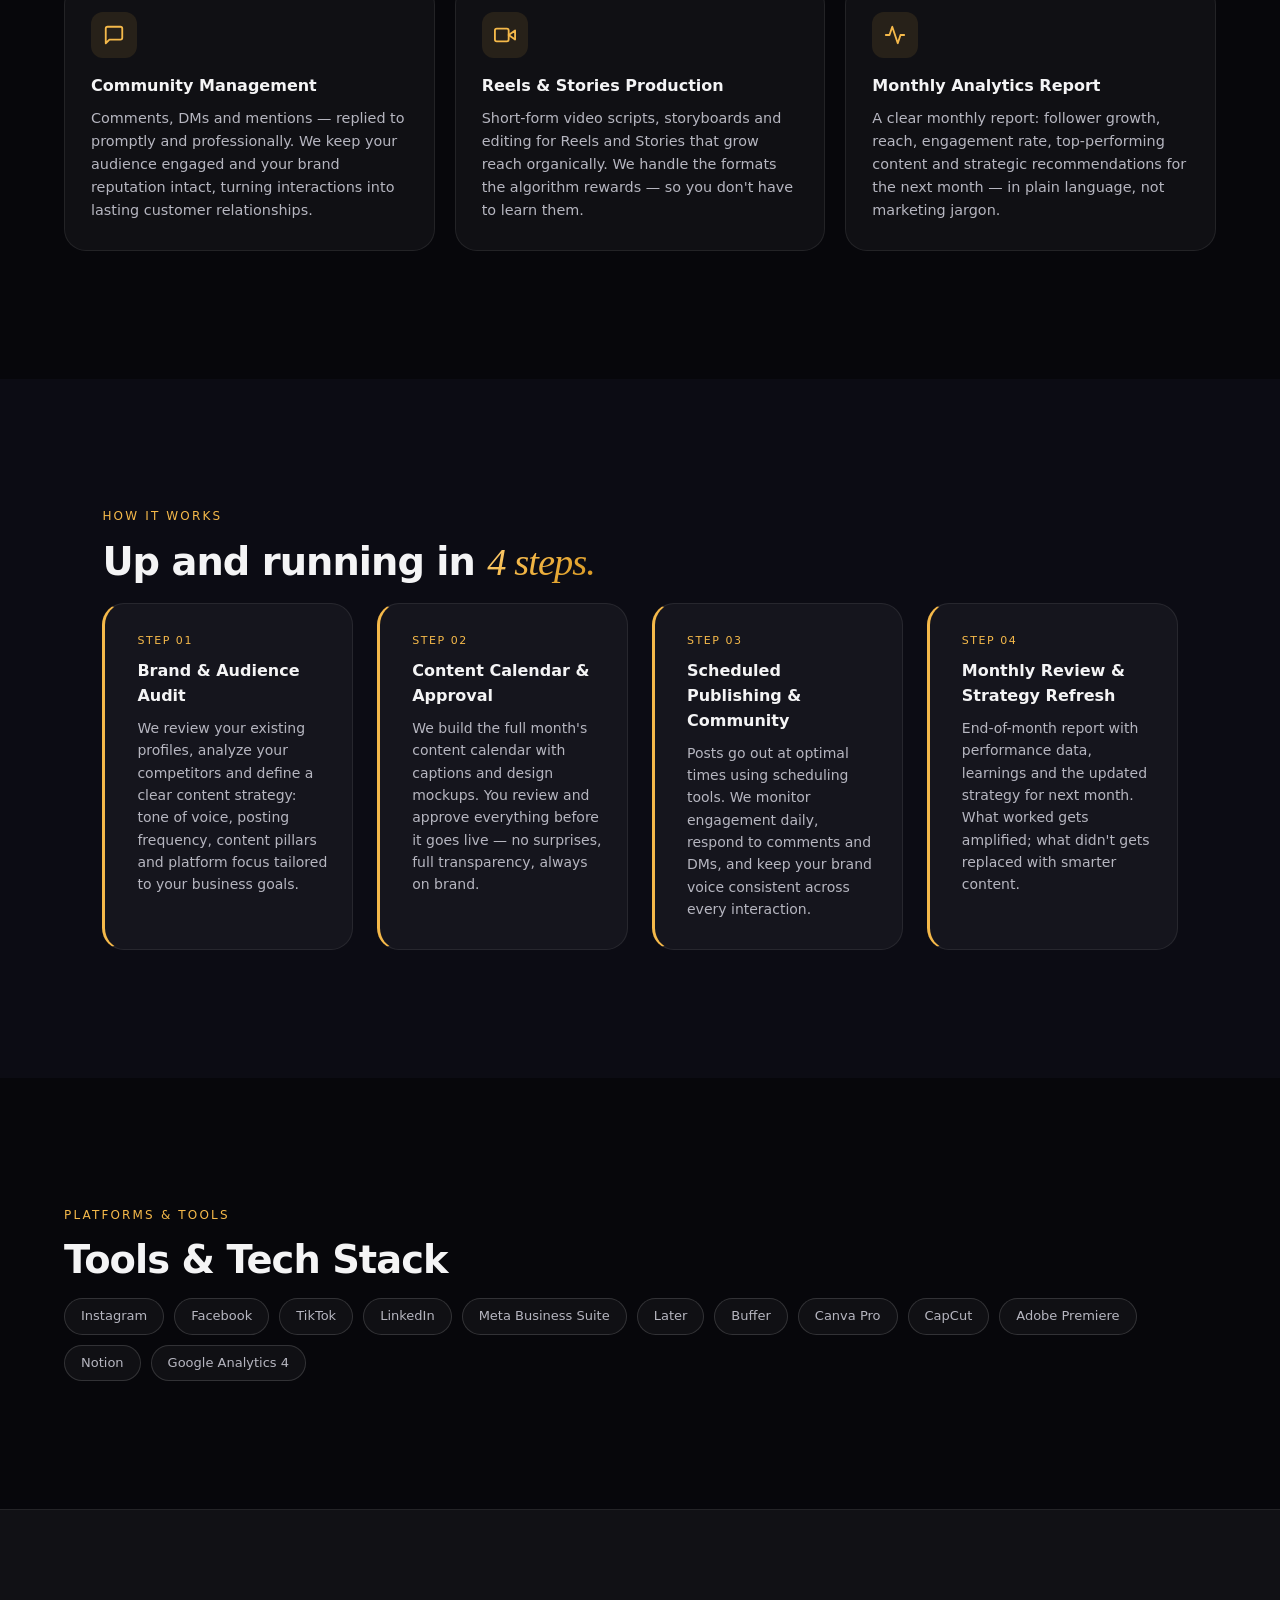
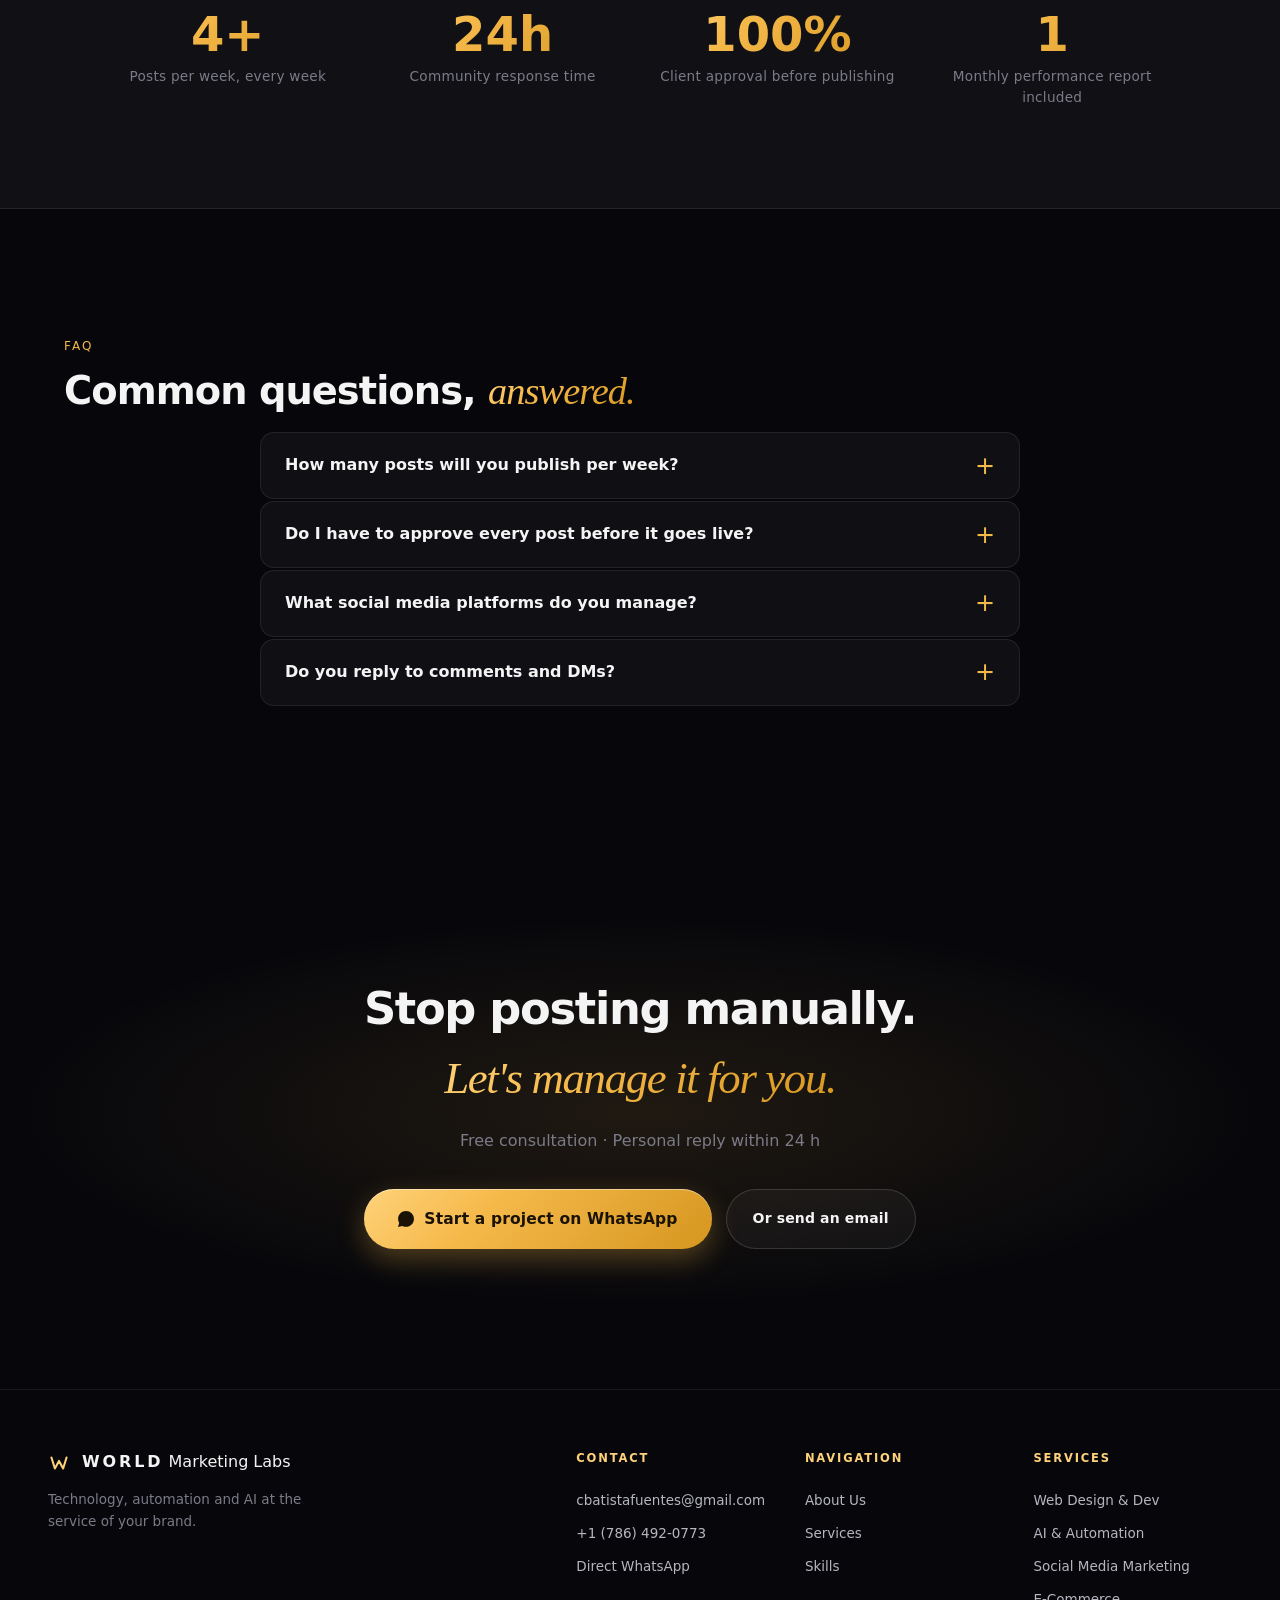
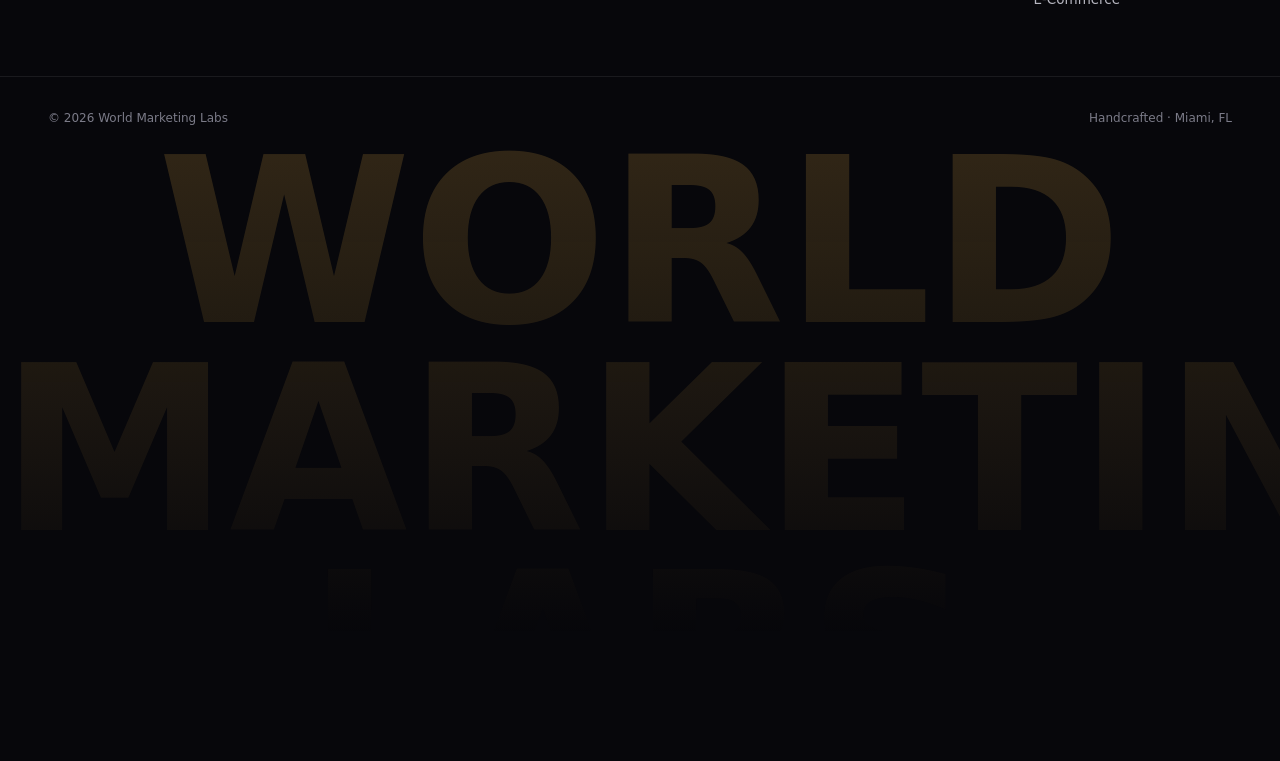
<file: services/social-management.html>
﻿<!DOCTYPE html>
<html lang="en">
<head>
<meta charset="UTF-8" /><meta name="viewport" content="width=device-width, initial-scale=1.0, viewport-fit=cover" />
<meta name="description" content="Social media management in Miami with content calendars, design, captions, community management, Reels, Stories and monthly performance reporting." />
<meta name="robots" content="index, follow, max-image-preview:large" />
<link rel="canonical" href="https://www.worldmarketinglabs.com/services/social-management" />
<title>Social Media Management Miami | World Marketing Labs</title>
<meta name="author" content="World Marketing Labs" />
<meta name="theme-color" content="#0a0a0f" />
<meta name="keywords" content="social media management Miami, content calendar Miami, community management, Instagram management Miami, social media content" />
<meta property="og:title" content="Social Media Management Miami | World Marketing Labs" />
<meta property="og:description" content="Social media management in Miami with content calendars, design, captions, community management, Reels, Stories and monthly performance reporting." />
<meta property="og:type" content="article" />
<meta property="og:url" content="https://www.worldmarketinglabs.com/services/social-management" />
<meta property="og:site_name" content="World Marketing Labs" />
<meta property="og:locale" content="en_US" />
<meta property="og:locale:alternate" content="es_US" />
<meta property="og:image" content="https://www.worldmarketinglabs.com/assets/carlos.jpg" />
<meta name="twitter:card" content="summary_large_image" />
<meta name="twitter:title" content="Social Media Management Miami | World Marketing Labs" />
<meta name="twitter:description" content="Social media management in Miami with content calendars, design, captions, community management, Reels, Stories and monthly performance reporting." />
<meta name="twitter:image" content="https://www.worldmarketinglabs.com/assets/carlos.jpg" />
<script type="application/ld+json">{"@context":"https://schema.org","@graph":[{"@type":["Organization","LocalBusiness","ProfessionalService"],"@id":"https://www.worldmarketinglabs.com/#business","name":"World Marketing Labs","url":"https://www.worldmarketinglabs.com/","telephone":"+1-786-492-0773","email":"cbatistafuentes@gmail.com","image":"https://www.worldmarketinglabs.com/assets/carlos.jpg","address":{"@type":"PostalAddress","addressLocality":"Miami","addressRegion":"FL","addressCountry":"US"},"areaServed":[{"@type":"City","name":"Miami"},{"@type":"State","name":"Florida"},{"@type":"Country","name":"United States"},{"@type":"Place","name":"Remote clients worldwide"}],"slogan":"Websites, automation, marketing and IT systems that grow businesses.","sameAs":[]},{"@type":"WebSite","@id":"https://www.worldmarketinglabs.com/#website","url":"https://www.worldmarketinglabs.com/","name":"World Marketing Labs","publisher":{"@id":"https://www.worldmarketinglabs.com/#business"},"inLanguage":["en-US","es-US"]},{"@type":"ServicePage","@id":"https://www.worldmarketinglabs.com/services/social-management#webpage","url":"https://www.worldmarketinglabs.com/services/social-management","name":"Social Media Management Miami | World Marketing Labs","description":"Social media management in Miami with content calendars, design, captions, community management, Reels, Stories and monthly performance reporting.","isPartOf":{"@id":"https://www.worldmarketinglabs.com/#website"},"about":{"@id":"https://www.worldmarketinglabs.com/#business"},"inLanguage":["en-US","es-US"]},{"@type":"Service","@id":"https://www.worldmarketinglabs.com/services/social-management#service","name":"Social media management","serviceType":"Social media management","description":"Social media management in Miami with content calendars, design, captions, community management, Reels, Stories and monthly performance reporting.","provider":{"@id":"https://www.worldmarketinglabs.com/#business"},"areaServed":[{"@type":"City","name":"Miami"},{"@type":"State","name":"Florida"},{"@type":"Country","name":"United States"},{"@type":"Place","name":"Remote clients worldwide"}],"availableChannel":{"@type":"ServiceChannel","serviceUrl":"https://www.worldmarketinglabs.com/services/social-management","servicePhone":"+1-786-492-0773","serviceSmsNumber":"+1-786-492-0773"}},{"@type":"BreadcrumbList","@id":"https://www.worldmarketinglabs.com/services/social-management#breadcrumb","itemListElement":[{"@type":"ListItem","position":1,"name":"Home","item":"https://www.worldmarketinglabs.com/"},{"@type":"ListItem","position":2,"name":"Services","item":"https://www.worldmarketinglabs.com/#services"},{"@type":"ListItem","position":3,"name":"Social media management","item":"https://www.worldmarketinglabs.com/services/social-management"}]}]}</script>
<link rel="icon" type="image/svg+xml" href="/favicon.svg?v=3" />
<link rel="stylesheet" href="../styles.min.css?v=20260612-marquee-title" /><link rel="stylesheet" href="services.min.css?v=20260612-marquee-title" />
</head>
<body>
<header class="nav" id="nav">
  <a href="/" class="nav__brand"><span class="nav__brand-mark"><svg viewBox="0 0 32 32" fill="none"><path d="M5 8 L10 24 L16 13 L22 24 L27 8" stroke="url(#gx)" stroke-width="3" stroke-linecap="round" stroke-linejoin="round"/><path d="M10 8 H22" stroke="url(#gx)" stroke-width="3" stroke-linecap="round" opacity=".62"/><defs><linearGradient id="gx" x1="0" y1="0" x2="32" y2="32"><stop offset="0" stop-color="#FFD27A"/><stop offset="1" stop-color="#F59E0B"/></linearGradient></defs></svg></span><span class="nav__brand-text"><strong>WORLD</strong><em>Marketing Labs</em></span></a>
  <nav class="nav__links">
    <a href="/" data-i18n="nav.home">Home</a>
    <a href="/about" data-i18n="nav.about">About Us</a>
    <div class="has-dropdown">
      <a href="/#services" data-i18n="nav.services">Services<svg class="chev" viewBox="0 0 10 6" fill="none"><path d="M1 1l4 4 4-4" stroke="currentColor" stroke-width="1.5" stroke-linecap="round"/></svg></a>
      <div class="nav__dropdown">
        <a href="/services/web-design"><svg viewBox="0 0 24 24" fill="none"><path d="M8 9l-3 3 3 3M16 9l3 3-3 3M14 5l-4 14" stroke="currentColor" stroke-width="2" stroke-linecap="round"/></svg><span data-i18n="nav.dd.web">Web Design & Dev</span></a>
        <a href="/services/ai-automation"><svg viewBox="0 0 24 24" fill="none"><circle cx="12" cy="12" r="3" stroke="currentColor" stroke-width="2"/><path d="M12 1v6M12 17v6M4.22 4.22l4.24 4.24M15.54 15.54l4.24 4.24M1 12h6M17 12h6M4.22 19.78l4.24-4.24M15.54 8.46l4.24-4.24" stroke="currentColor" stroke-width="2" stroke-linecap="round"/></svg><span data-i18n="nav.dd.ai">AI & Automation</span></a>
        <a href="/services/digital-marketing"><svg viewBox="0 0 24 24" fill="none"><path d="M3 11l18-9-9 18-2-7-7-2z" stroke="currentColor" stroke-width="2" stroke-linejoin="round"/></svg><span data-i18n="nav.dd.mkt">Digital Marketing</span></a>
        <a href="/services/seo"><svg viewBox="0 0 24 24" fill="none"><circle cx="11" cy="11" r="8" stroke="currentColor" stroke-width="2"/><path d="m21 21-4.35-4.35" stroke="currentColor" stroke-width="2" stroke-linecap="round"/></svg><span data-i18n="nav.dd.seo">SEO & AIO</span></a>
        <a href="/services/google-ads"><svg viewBox="0 0 24 24" fill="none"><rect x="3" y="3" width="18" height="18" rx="2" stroke="currentColor" stroke-width="2"/><path d="M3 9h18M9 21V9" stroke="currentColor" stroke-width="2"/></svg><span data-i18n="nav.dd.gads">Google Ads</span></a>
        <a href="/services/social-media"><svg viewBox="0 0 24 24" fill="none"><path d="M18 2h-3a5 5 0 00-5 5v3H7v4h3v8h4v-8h3l1-4h-4V7a1 1 0 011-1h3z" stroke="currentColor" stroke-width="2" stroke-linejoin="round"/></svg><span data-i18n="nav.dd.social">Social Media Marketing</span></a>
        <a href="/services/social-management"><svg viewBox="0 0 24 24" fill="none"><path d="M17 21v-2a4 4 0 00-4-4H5a4 4 0 00-4 4v2M9 11a4 4 0 100-8 4 4 0 000 8z" stroke="currentColor" stroke-width="2" stroke-linecap="round"/></svg><span data-i18n="nav.dd.mgmt">Social Management</span></a>
        <a href="/services/ecommerce"><svg viewBox="0 0 24 24" fill="none"><path d="M6 2L3 6v14a2 2 0 002 2h14a2 2 0 002-2V6l-3-4z" stroke="currentColor" stroke-width="2" stroke-linejoin="round"/><line x1="3" y1="6" x2="21" y2="6" stroke="currentColor" stroke-width="2"/></svg><span data-i18n="nav.dd.ecom">E-Commerce</span></a>
      </div>
    </div>
    <a href="/#skills" data-i18n="nav.skills">Skills</a>
    <a href="/#contact" data-i18n="nav.contact">Contact</a>
  </nav>
  <div class="nav__right">
    <div class="langswitch" role="group"><button class="langswitch__btn" data-lang="en"><span class="langswitch__flag" aria-hidden="true"><svg viewBox="0 0 36 24" xmlns="http://www.w3.org/2000/svg"><rect width="36" height="24" fill="#fff"/><path d="M0 0h36v2H0zm0 4h36v2H0zm0 4h36v2H0zm0 4h36v2H0zm0 4h36v2H0zm0 4h36v2H0z" fill="#b22234"/><rect width="15" height="12" fill="#3c3b6e"/></svg></span><span>EN</span></button><button class="langswitch__btn" data-lang="es"><span class="langswitch__flag" aria-hidden="true"><svg viewBox="0 0 36 24" xmlns="http://www.w3.org/2000/svg"><rect width="36" height="24" fill="#c60b1e"/><rect y="6" width="36" height="12" fill="#ffc400"/></svg></span><span>ES</span></button></div>
    <a href="/#contact" class="nav__cta" data-wa="svc.wa.msg"><span data-i18n="nav.cta">Start Your Project</span><svg viewBox="0 0 24 24" fill="none"><path d="M5 12h14M13 5l7 7-7 7" stroke="currentColor" stroke-width="2" stroke-linecap="round" stroke-linejoin="round"/></svg></a>
  </div>
  <button class="nav__burger" id="burger" aria-label="Menu"><span></span><span></span></button>
</header>
<div class="mmenu" id="mmenu">
  <div class="mmenu__panels" id="mmenuPanels">
    <div class="mmenu__panel mmenu__panel--main">
      <a href="/" data-i18n="nav.home">Home</a>
      <a href="/about" data-i18n="nav.about">About Us</a>
      <button class="mmenu__has-sub" id="mmenuServicesTrigger">
        <span data-i18n="nav.services">Services</span>
        <svg viewBox="0 0 24 24" fill="none"><path d="M9 18l6-6-6-6" stroke="currentColor" stroke-width="2" stroke-linecap="round" stroke-linejoin="round"/></svg>
      </button>
      <a href="/#contact" data-i18n="nav.contact">Contact</a>
      <div class="langswitch langswitch--mobile" role="group">
        <button class="langswitch__btn" data-lang="en" aria-label="English"><span class="langswitch__flag" aria-hidden="true"><svg viewBox="0 0 36 24" xmlns="http://www.w3.org/2000/svg"><rect width="36" height="24" fill="#fff"/><path d="M0 0h36v2H0zm0 4h36v2H0zm0 4h36v2H0zm0 4h36v2H0zm0 4h36v2H0zm0 4h36v2H0z" fill="#b22234"/><rect width="15" height="12" fill="#3c3b6e"/></svg></span><span>English</span></button>
        <button class="langswitch__btn" data-lang="es" aria-label="Español"><span class="langswitch__flag" aria-hidden="true"><svg viewBox="0 0 36 24" xmlns="http://www.w3.org/2000/svg"><rect width="36" height="24" fill="#c60b1e"/><rect y="6" width="36" height="12" fill="#ffc400"/></svg></span><span>Español</span></button>
      </div>
      <a href="/#contact" class="mmenu__cta" data-i18n="nav.cta" data-wa="svc.wa.msg">Start Your Project</a>
    </div>
    <div class="mmenu__panel mmenu__panel--services">
      <button class="mmenu__back" id="mmenuBack">
        <svg viewBox="0 0 24 24" fill="none"><path d="M15 18l-6-6 6-6" stroke="currentColor" stroke-width="2" stroke-linecap="round" stroke-linejoin="round"/></svg>
        <span data-i18n="nav.back">Back</span>
      </button>
      <p class="mmenu__heading" data-i18n="nav.services">Services</p>
      <a href="/services/web-design" data-i18n="nav.dd.web">Web Design</a>
      <a href="/services/ai-automation" data-i18n="nav.dd.ai">AI &amp; Automation</a>
      <a href="/services/digital-marketing" data-i18n="nav.dd.mkt">Digital Marketing</a>
      <a href="/services/seo" data-i18n="nav.dd.seo">SEO &amp; AIO</a>
      <a href="/services/google-ads" data-i18n="nav.dd.gads">Google Ads</a>
      <a href="/services/social-media" data-i18n="nav.dd.social">Social Media</a>
      <a href="/services/social-management" data-i18n="nav.dd.mgmt">Social Management</a>
      <a href="/services/ecommerce" data-i18n="nav.dd.ecom">E-Commerce</a>
    </div>
  </div>
</div>
<main>
<section class="svc-hero">
  <div class="svc-hero__inner reveal">
    <a href="/#services" class="svc-back" data-i18n="svc.back">← All Services</a>
    <div class="svc-hero__eyebrow" data-i18n="svc.eyebrow">Social Media Management</div>
    <div class="svc-hero__icon"><svg viewBox="0 0 24 24" fill="none"><path d="M17 21v-2a4 4 0 00-4-4H5a4 4 0 00-4 4v2M9 11a4 4 0 100-8 4 4 0 000 8zM23 21v-2a4 4 0 00-3-3.87M16 3.13a4 4 0 010 7.75" stroke="currentColor" stroke-width="2" stroke-linecap="round" stroke-linejoin="round"/></svg></div>
    <h1 class="svc-hero__title" data-i18n-html="svc.hero.title">Social Media Management in Miami for <em>Consistent Brand Growth</em></h1>
    <p class="svc-hero__lead" data-i18n="svc.hero.lead">Content calendar, graphic design, copywriting, community management and monthly reporting — everything your social presence needs, handled for you so you can focus on running your business.</p>
    <div class="svc-hero__ctas">
      <a href="/#contact" class="btn btn--primary" data-wa="svc.wa.msg"><svg viewBox="0 0 24 24" fill="currentColor"><path d="M.057 24l1.687-6.163a11.867 11.867 0 01-1.587-5.946C.16 5.335 5.495 0 12.05 0a11.817 11.817 0 018.413 3.488 11.824 11.824 0 013.48 8.414c-.003 6.557-5.338 11.892-11.893 11.892a11.9 11.9 0 01-5.688-1.448L.057 24z"/></svg><span data-i18n="svc.cta.wa">Start my project on WhatsApp</span></a>
      <a href="mailto:cbatistafuentes@gmail.com" class="btn btn--ghost" data-i18n="svc.cta.email">Or send an email</a>
    </div>
  </div>
</section>
<section class="svc-section">
  <div class="svc-section__eyebrow" data-i18n="svc.inc.eyebrow">What's Included</div>
  <h2 class="svc-section__title" data-i18n-html="svc.inc.title">Strategy, content and community. <span class="ink">Done-for-you.</span></h2>
  <p class="svc-section__sub" data-i18n="svc.inc.sub">Inconsistent posting kills brand trust. We give you a fully managed social presence — planned, designed, written, posted and reported every month without you lifting a finger.</p>
  <div class="svc-features">
    <div class="svc-feature"><div class="svc-feature__icon"><svg viewBox="0 0 24 24" fill="none"><rect x="3" y="4" width="18" height="18" rx="2" stroke="currentColor" stroke-width="2"/><line x1="16" y1="2" x2="16" y2="6" stroke="currentColor" stroke-width="2" stroke-linecap="round"/><line x1="8" y1="2" x2="8" y2="6" stroke="currentColor" stroke-width="2" stroke-linecap="round"/><line x1="3" y1="10" x2="21" y2="10" stroke="currentColor" stroke-width="2"/></svg></div><h3 data-i18n="svc.f1.title">Monthly Content Calendar</h3><p data-i18n="svc.f1.desc">We plan every post in advance — what goes live, when it goes live and why. Your calendar is approved by you each month before a single post is scheduled, keeping you in control without the daily grind.</p></div>
    <div class="svc-feature"><div class="svc-feature__icon"><svg viewBox="0 0 24 24" fill="none"><path d="M12 2L2 7l10 5 10-5-10-5zM2 17l10 5 10-5M2 12l10 5 10-5" stroke="currentColor" stroke-width="2" stroke-linecap="round" stroke-linejoin="round"/></svg></div><h3 data-i18n="svc.f2.title">Graphic Design & Visual Identity</h3><p data-i18n="svc.f2.desc">Custom-designed posts, Stories, Reels covers and carousel slides — all matching your brand colors, fonts and aesthetic. Every piece looks like it came from the same professional team.</p></div>
    <div class="svc-feature"><div class="svc-feature__icon"><svg viewBox="0 0 24 24" fill="none"><path d="M11 4H4a2 2 0 00-2 2v14a2 2 0 002 2h14a2 2 0 002-2v-7M18.5 2.5a2.121 2.121 0 013 3L12 15l-4 1 1-4 9.5-9.5z" stroke="currentColor" stroke-width="2" stroke-linecap="round" stroke-linejoin="round"/></svg></div><h3 data-i18n="svc.f3.title">Copywriting & Captions</h3><p data-i18n="svc.f3.desc">Captions that sound like you — not a robot. Brand voice, hashtag strategy and calls to action written specifically for each platform so your content gets read, saved and shared.</p></div>
    <div class="svc-feature"><div class="svc-feature__icon"><svg viewBox="0 0 24 24" fill="none"><path d="M21 15a2 2 0 01-2 2H7l-4 4V5a2 2 0 012-2h14a2 2 0 012 2z" stroke="currentColor" stroke-width="2" stroke-linecap="round" stroke-linejoin="round"/></svg></div><h3 data-i18n="svc.f4.title">Community Management</h3><p data-i18n="svc.f4.desc">Comments, DMs and mentions — replied to promptly and professionally. We keep your audience engaged and your brand reputation intact, turning interactions into lasting customer relationships.</p></div>
    <div class="svc-feature"><div class="svc-feature__icon"><svg viewBox="0 0 24 24" fill="none"><polygon points="23 7 16 12 23 17 23 7" stroke="currentColor" stroke-width="2" stroke-linejoin="round"/><rect x="1" y="5" width="15" height="14" rx="2" stroke="currentColor" stroke-width="2"/></svg></div><h3 data-i18n="svc.f5.title">Reels & Stories Production</h3><p data-i18n="svc.f5.desc">Short-form video scripts, storyboards and editing for Reels and Stories that grow reach organically. We handle the formats the algorithm rewards — so you don't have to learn them.</p></div>
    <div class="svc-feature"><div class="svc-feature__icon"><svg viewBox="0 0 24 24" fill="none"><polyline points="22 12 18 12 15 21 9 3 6 12 2 12" stroke="currentColor" stroke-width="2" stroke-linecap="round" stroke-linejoin="round"/></svg></div><h3 data-i18n="svc.f6.title">Monthly Analytics Report</h3><p data-i18n="svc.f6.desc">A clear monthly report: follower growth, reach, engagement rate, top-performing content and strategic recommendations for the next month — in plain language, not marketing jargon.</p></div>
  </div>
</section>
<section class="svc-section svc-section--dark">
  <div class="svc-section__inner">
    <div class="svc-section__eyebrow" data-i18n="svc.proc.eyebrow">How It Works</div>
    <h2 class="svc-section__title" data-i18n-html="svc.proc.title">Up and running in <span class="ink">4 steps.</span></h2>
    <div class="svc-steps">
      <div class="svc-step"><div class="svc-step__num">Step 01</div><h3 data-i18n="svc.s1.title">Brand & Audience Audit</h3><p data-i18n="svc.s1.desc">We review your existing profiles, analyze your competitors and define a clear content strategy: tone of voice, posting frequency, content pillars and platform focus tailored to your business goals.</p></div>
      <div class="svc-step"><div class="svc-step__num">Step 02</div><h3 data-i18n="svc.s2.title">Content Calendar & Approval</h3><p data-i18n="svc.s2.desc">We build the full month's content calendar with captions and design mockups. You review and approve everything before it goes live — no surprises, full transparency, always on brand.</p></div>
      <div class="svc-step"><div class="svc-step__num">Step 03</div><h3 data-i18n="svc.s3.title">Scheduled Publishing & Community</h3><p data-i18n="svc.s3.desc">Posts go out at optimal times using scheduling tools. We monitor engagement daily, respond to comments and DMs, and keep your brand voice consistent across every interaction.</p></div>
      <div class="svc-step"><div class="svc-step__num">Step 04</div><h3 data-i18n="svc.s4.title">Monthly Review & Strategy Refresh</h3><p data-i18n="svc.s4.desc">End-of-month report with performance data, learnings and the updated strategy for next month. What worked gets amplified; what didn't gets replaced with smarter content.</p></div>
    </div>
  </div>
</section>
<section class="svc-section">
  <div class="svc-section__eyebrow" data-i18n="svc.stack.eyebrow">Platforms & Tools</div>
  <h2 class="svc-section__title" data-i18n="svc.stack.title">Tools & Tech Stack</h2>
  <div class="svc-stack reveal"><span>Instagram</span><span>Facebook</span><span>TikTok</span><span>LinkedIn</span><span>Meta Business Suite</span><span>Later</span><span>Buffer</span><span>Canva Pro</span><span>CapCut</span><span>Adobe Premiere</span><span>Notion</span><span>Google Analytics 4</span></div>
</section>
<div class="svc-stats">
  <div class="svc-stat"><div class="svc-stat__num">4+</div><div class="svc-stat__lbl" data-i18n="svc.stat1">Posts per week, every week</div></div>
  <div class="svc-stat"><div class="svc-stat__num">24h</div><div class="svc-stat__lbl" data-i18n="svc.stat2">Community response time</div></div>
  <div class="svc-stat"><div class="svc-stat__num">100%</div><div class="svc-stat__lbl" data-i18n="svc.stat3">Client approval before publishing</div></div>
  <div class="svc-stat"><div class="svc-stat__num">1</div><div class="svc-stat__lbl" data-i18n="svc.stat4">Monthly performance report included</div></div>
</div>
<!-- ============ FAQ ============ -->
<section class="svc-section svc-faq">
  <div class="svc-section__eyebrow" data-i18n="svc.faq.eyebrow">FAQ</div>
  <h2 class="svc-section__title" data-i18n-html="svc.faq.title">Common questions, <span class="ink">answered.</span></h2>
  <div class="faq-list">
    <details class="faq-item">
      <summary data-i18n="svc.faq.q1">Loading...</summary>
      <div class="faq-body" data-i18n="svc.faq.a1">Loading...</div>
    </details>
    <details class="faq-item">
      <summary data-i18n="svc.faq.q2">Loading...</summary>
      <div class="faq-body" data-i18n="svc.faq.a2">Loading...</div>
    </details>
    <details class="faq-item">
      <summary data-i18n="svc.faq.q3">Loading...</summary>
      <div class="faq-body" data-i18n="svc.faq.a3">Loading...</div>
    </details>
    <details class="faq-item">
      <summary data-i18n="svc.faq.q4">Loading...</summary>
      <div class="faq-body" data-i18n="svc.faq.a4">Loading...</div>
    </details>
  </div>
</section>

<section class="svc-cta">
  <div class="svc-cta__inner reveal">
    <h2 class="svc-cta__title" data-i18n-html="svc.cta.title">Stop posting manually. <span class="ink">Let's manage it for you.</span></h2>
    <p class="svc-cta__sub" data-i18n="svc.cta.sub">Free consultation · Personal reply within 24 h</p>
    <div class="svc-cta__btns">
      <a href="/#contact" class="btn btn--primary btn--xl" data-wa="svc.wa.msg"><svg viewBox="0 0 24 24" fill="currentColor"><path d="M.057 24l1.687-6.163a11.867 11.867 0 01-1.587-5.946C.16 5.335 5.495 0 12.05 0a11.817 11.817 0 018.413 3.488 11.824 11.824 0 013.48 8.414c-.003 6.557-5.338 11.892-11.893 11.892a11.9 11.9 0 01-5.688-1.448L.057 24z"/></svg><span data-i18n="svc.cta.wa">Start my project on WhatsApp</span></a>
      <a href="mailto:cbatistafuentes@gmail.com" class="btn btn--ghost" data-i18n="svc.cta.email">Or send an email</a>
    </div>
  </div>
</section>
</main>
<footer class="footer"><div class="footer__inner"><div class="footer__brand"><div class="footer__logo"><svg viewBox="0 0 32 32" fill="none"><path d="M5 8 L10 24 L16 13 L22 24 L27 8" stroke="url(#gx2)" stroke-width="3" stroke-linecap="round" stroke-linejoin="round"/><path d="M10 8 H22" stroke="url(#gx2)" stroke-width="3" stroke-linecap="round" opacity=".62"/><defs><linearGradient id="gx2" x1="0" y1="0" x2="32" y2="32"><stop offset="0" stop-color="#FFD27A"/><stop offset="1" stop-color="#F59E0B"/></linearGradient></defs></svg><span><strong>WORLD</strong> Marketing Labs</span></div><p data-i18n="footer.tagline">Technology, automation and AI at the service of your brand.</p></div><div class="footer__cols"><div><h5 data-i18n="footer.contact.title">Contact</h5><a href="mailto:cbatistafuentes@gmail.com">cbatistafuentes@gmail.com</a><a href="tel:+17864920773">+1 (786) 492-0773</a><a href="/#contact" data-i18n="footer.contact.wa">Direct WhatsApp</a></div><div><h5 data-i18n="footer.nav.title">Navigation</h5><a href="/about" data-i18n="nav.about">About Us</a><a href="/#services" data-i18n="nav.services">Services</a><a href="/#skills" data-i18n="nav.skills">Skills</a></div><div><h5 data-i18n="footer.services.title">Services</h5><a href="/services/web-design" data-i18n="nav.dd.web">Web Design & Dev</a><a href="/services/ai-automation" data-i18n="nav.dd.ai">AI & Automation</a><a href="/services/social-media" data-i18n="nav.dd.social">Social Media Marketing</a><a href="/services/ecommerce" data-i18n="nav.dd.ecom">E-Commerce</a></div></div></div><div class="footer__bottom"><span>© <span id="yr">2026</span> World Marketing Labs</span><span data-i18n="footer.built">Handcrafted · Miami, FL</span></div><div class="footer__giant" aria-hidden="true">WORLD MARKETING LABS</div></footer>
<script>
window.PAGE_I18N = {
  en: {
    'page.title': 'Social Media Management | World Marketing Labs', 'svc.eyebrow': 'Social Media Management',
    'svc.hero.title': 'Social Media Management in Miami for <em>Consistent Brand Growth</em>',
    'svc.hero.lead': 'Content calendar, graphic design, copywriting, community management and monthly reporting — everything your social presence needs, handled for you so you can focus on running your business.',
    'svc.wa.msg': "Hi! I'm interested in Social Media Management services. Can we talk?",
    'svc.inc.eyebrow': "What's Included", 'svc.inc.title': 'Strategy, content and community. <span class="ink">Done-for-you.</span>',
    'svc.inc.sub': "Inconsistent posting kills brand trust. We give you a fully managed social presence — planned, designed, written, posted and reported every month without you lifting a finger.",
    'svc.f1.title': 'Monthly Content Calendar', 'svc.f1.desc': "We plan every post in advance — what goes live, when it goes live and why. Your calendar is approved by you each month before a single post is scheduled, keeping you in control without the daily grind.",
    'svc.f2.title': 'Graphic Design & Visual Identity', 'svc.f2.desc': "Custom-designed posts, Stories, Reels covers and carousel slides — all matching your brand colors, fonts and aesthetic. Every piece looks like it came from the same professional team.",
    'svc.f3.title': 'Copywriting & Captions', 'svc.f3.desc': "Captions that sound like you — not a robot. Brand voice, hashtag strategy and calls to action written specifically for each platform so your content gets read, saved and shared.",
    'svc.f4.title': 'Community Management', 'svc.f4.desc': "Comments, DMs and mentions — replied to promptly and professionally. We keep your audience engaged and your brand reputation intact, turning interactions into lasting customer relationships.",
    'svc.f5.title': 'Reels & Stories Production', 'svc.f5.desc': "Short-form video scripts, storyboards and editing for Reels and Stories that grow reach organically. We handle the formats the algorithm rewards — so you don't have to learn them.",
    'svc.f6.title': 'Monthly Analytics Report', 'svc.f6.desc': "A clear monthly report: follower growth, reach, engagement rate, top-performing content and strategic recommendations for the next month — in plain language, not marketing jargon.",
    'svc.proc.eyebrow': 'How It Works', 'svc.proc.title': 'Up and running in <span class="ink">4 steps.</span>',
    'svc.s1.title': 'Brand & Audience Audit', 'svc.s1.desc': "We review your existing profiles, analyze your competitors and define a clear content strategy: tone of voice, posting frequency, content pillars and platform focus tailored to your business goals.",
    'svc.s2.title': 'Content Calendar & Approval', 'svc.s2.desc': "We build the full month's content calendar with captions and design mockups. You review and approve everything before it goes live — no surprises, full transparency, always on brand.",
    'svc.s3.title': 'Scheduled Publishing & Community', 'svc.s3.desc': "Posts go out at optimal times using scheduling tools. We monitor engagement daily, respond to comments and DMs, and keep your brand voice consistent across every interaction.",
    'svc.s4.title': 'Monthly Review & Strategy Refresh', 'svc.s4.desc': "End-of-month report with performance data, learnings and the updated strategy for next month. What worked gets amplified; what didn't gets replaced with smarter content.",
    'svc.stack.eyebrow': 'Platforms & Tools',
    'svc.stat1': 'Posts per week, every week', 'svc.stat2': 'Community response time',
    'svc.stat3': 'Client approval before publishing', 'svc.stat4': 'Monthly performance report included',
    'svc.cta.title': 'Stop posting manually. <span class="ink">Let\'s manage it for you.</span>',
    'svc.faq.q1': 'How many posts will you publish per week?', 'svc.faq.a1': 'We publish a minimum of 4 posts per week across your primary platform(s), including a mix of feed posts, Stories and Reels. The exact frequency depends on your plan and platforms. Quality always takes priority over volume — every piece of content has a clear purpose and is designed to perform.',
    'svc.faq.q2': 'Do I have to approve every post before it goes live?', 'svc.faq.a2': 'Yes, always. At the start of each month we send you the full content calendar — every post, caption and scheduled time. Nothing goes live without your sign-off. You can request changes and we will revise until you are happy. You stay in control of your brand at all times.',
    'svc.faq.q3': 'What social media platforms do you manage?', 'svc.faq.a3': 'We manage Instagram, Facebook, TikTok and LinkedIn. Most clients start with Instagram and Facebook as highest-priority platforms. We recommend focusing on 2–3 platforms rather than spreading thin — consistent high-quality presence on fewer platforms outperforms sporadic activity everywhere.',
    'svc.faq.q4': 'Do you reply to comments and DMs?', 'svc.faq.a4': 'Yes. Community management is included: we respond to comments and DMs on your behalf within 24 hours using your brand voice and approved response guidelines. For sensitive queries (pricing, complaints, legal matters) we flag them to you immediately rather than responding on our own.',
  },
  es: {
    'page.title': 'Gestión de Redes Sociales | World Marketing Labs', 'svc.eyebrow': 'Gestión de Redes Sociales',
    'svc.hero.title': 'Gesti?n de redes sociales en Miami para <em>crecimiento constante</em>',
    'svc.hero.lead': 'Calendario de contenido, diseño gráfico, copywriting, gestión de comunidad e informes mensuales — todo lo que necesita tu presencia social, gestionado para que puedas enfocarte en tu negocio.',
    'svc.wa.msg': '¡Hola! Me interesa el servicio de Gestión de Redes Sociales. ¿Podemos hablar?',
    'svc.inc.eyebrow': 'Qué Incluye', 'svc.inc.title': 'Estrategia, contenido y comunidad. <span class="ink">Todo gestionado.</span>',
    'svc.inc.sub': "La inconsistencia en redes destruye la confianza de marca. Te damos una presencia social completamente gestionada — planificada, diseñada, redactada, publicada e informada cada mes sin que muevas un dedo.",
    'svc.f1.title': 'Calendario de Contenido Mensual', 'svc.f1.desc': "Planificamos cada publicación con anticipación — qué sale, cuándo sale y por qué. El calendario lo apruebas tú cada mes antes de programar ninguna publicación, manteniendo el control sin el trabajo diario.",
    'svc.f2.title': 'Diseño Gráfico e Identidad Visual', 'svc.f2.desc': "Publicaciones, Stories, portadas de Reels y diapositivas de carrusel diseñadas a medida — todo coincidiendo con tus colores de marca, fuentes y estética. Cada pieza parece del mismo equipo profesional.",
    'svc.f3.title': 'Copywriting y Captions', 'svc.f3.desc': "Captions que suenan como tú — no como un robot. Voz de marca, estrategia de hashtags y llamadas a la acción escritas específicamente para cada plataforma para que tu contenido se lea, guarde y comparta.",
    'svc.f4.title': 'Gestión de Comunidad', 'svc.f4.desc': "Comentarios, DMs y menciones — respondidos de forma rápida y profesional. Mantenemos a tu audiencia comprometida y tu reputación intacta, convirtiendo interacciones en relaciones duraderas con clientes.",
    'svc.f5.title': 'Producción de Reels y Stories', 'svc.f5.desc': "Scripts de video corto, storyboards y edición para Reels y Stories que hacen crecer el alcance de forma orgánica. Nos encargamos de los formatos que el algoritmo premia — para que no tengas que aprenderlos tú.",
    'svc.f6.title': 'Informe Mensual de Analítica', 'svc.f6.desc': "Un informe mensual claro: crecimiento de seguidores, alcance, tasa de engagement, contenido más efectivo y recomendaciones estratégicas para el próximo mes — en lenguaje simple, no jerga de marketing.",
    'svc.proc.eyebrow': 'Cómo Funciona', 'svc.proc.title': 'En marcha en <span class="ink">4 pasos.</span>',
    'svc.s1.title': 'Auditoría de Marca y Audiencia', 'svc.s1.desc': "Revisamos tus perfiles actuales, analizamos a tus competidores y definimos una estrategia de contenido clara: tono de voz, frecuencia de publicación, pilares de contenido y plataformas prioritarias.",
    'svc.s2.title': 'Calendario de Contenido y Aprobación', 'svc.s2.desc': "Construimos el calendario de contenido del mes completo con captions y bocetos de diseño. Tú lo revisas y apruebas todo antes de publicar — sin sorpresas, total transparencia, siempre alineado con tu marca.",
    'svc.s3.title': 'Publicación Programada y Comunidad', 'svc.s3.desc': "Las publicaciones salen en los horarios óptimos usando herramientas de programación. Monitoreamos el engagement diariamente, respondemos comentarios y DMs, y mantenemos la voz de marca en cada interacción.",
    'svc.s4.title': 'Revisión Mensual y Actualización de Estrategia', 'svc.s4.desc': "Informe de fin de mes con datos de rendimiento, aprendizajes y la estrategia actualizada para el próximo mes. Lo que funcionó se amplifica; lo que no se reemplaza con contenido más inteligente.",
    'svc.stack.eyebrow': 'Plataformas y Herramientas',
    'svc.stat1': 'Publicaciones por semana, cada semana', 'svc.stat2': 'Tiempo de respuesta a la comunidad',
    'svc.stat3': 'Aprobación del cliente antes de publicar', 'svc.stat4': 'Informe mensual de rendimiento incluido',
    'svc.cta.title': 'Deja de publicar manualmente. <span class="ink">Lo gestionamos por ti.</span>',
    'svc.faq.q1': '¿Cuántas publicaciones harán por semana?', 'svc.faq.a1': 'Publicamos un mínimo de 4 publicaciones por semana en tu(s) plataforma(s) principal(es), incluyendo publicaciones en el feed, Stories y Reels. La calidad siempre tiene prioridad sobre el volumen — cada pieza de contenido tiene un propósito claro y está diseñada para rendir.',
    'svc.faq.q2': '¿Tengo que aprobar cada publicación antes de que salga?', 'svc.faq.a2': 'Sí, siempre. Al inicio de cada mes te enviamos el calendario de contenido completo para su aprobación — cada publicación, caption y horario programado. Nada sale sin tu visto bueno. Puedes solicitar cambios y los revisaremos hasta que estés satisfecho.',
    'svc.faq.q3': '¿Qué plataformas de redes sociales gestionan?', 'svc.faq.a3': 'Gestionamos Instagram, Facebook, TikTok y LinkedIn. La mayoría de clientes comienzan con Instagram y Facebook como plataformas prioritarias. Recomendamos enfocarse en 2–3 plataformas — una presencia consistente y de alta calidad en menos plataformas supera la actividad esporádica en todas partes.',
    'svc.faq.q4': '¿Responden comentarios y mensajes directos?', 'svc.faq.a4': 'Sí. La gestión de comunidad está incluida: respondemos comentarios y DMs en tu nombre en menos de 24 horas usando tu voz de marca y las pautas de respuesta aprobadas. Para consultas sensibles (precios, quejas, asuntos legales) te las notificamos de inmediato en lugar de responder por nuestra cuenta.',
  }
};
</script>
<script src="services.min.js?v=20260612-marquee-title"></script>
</body></html>
</file>
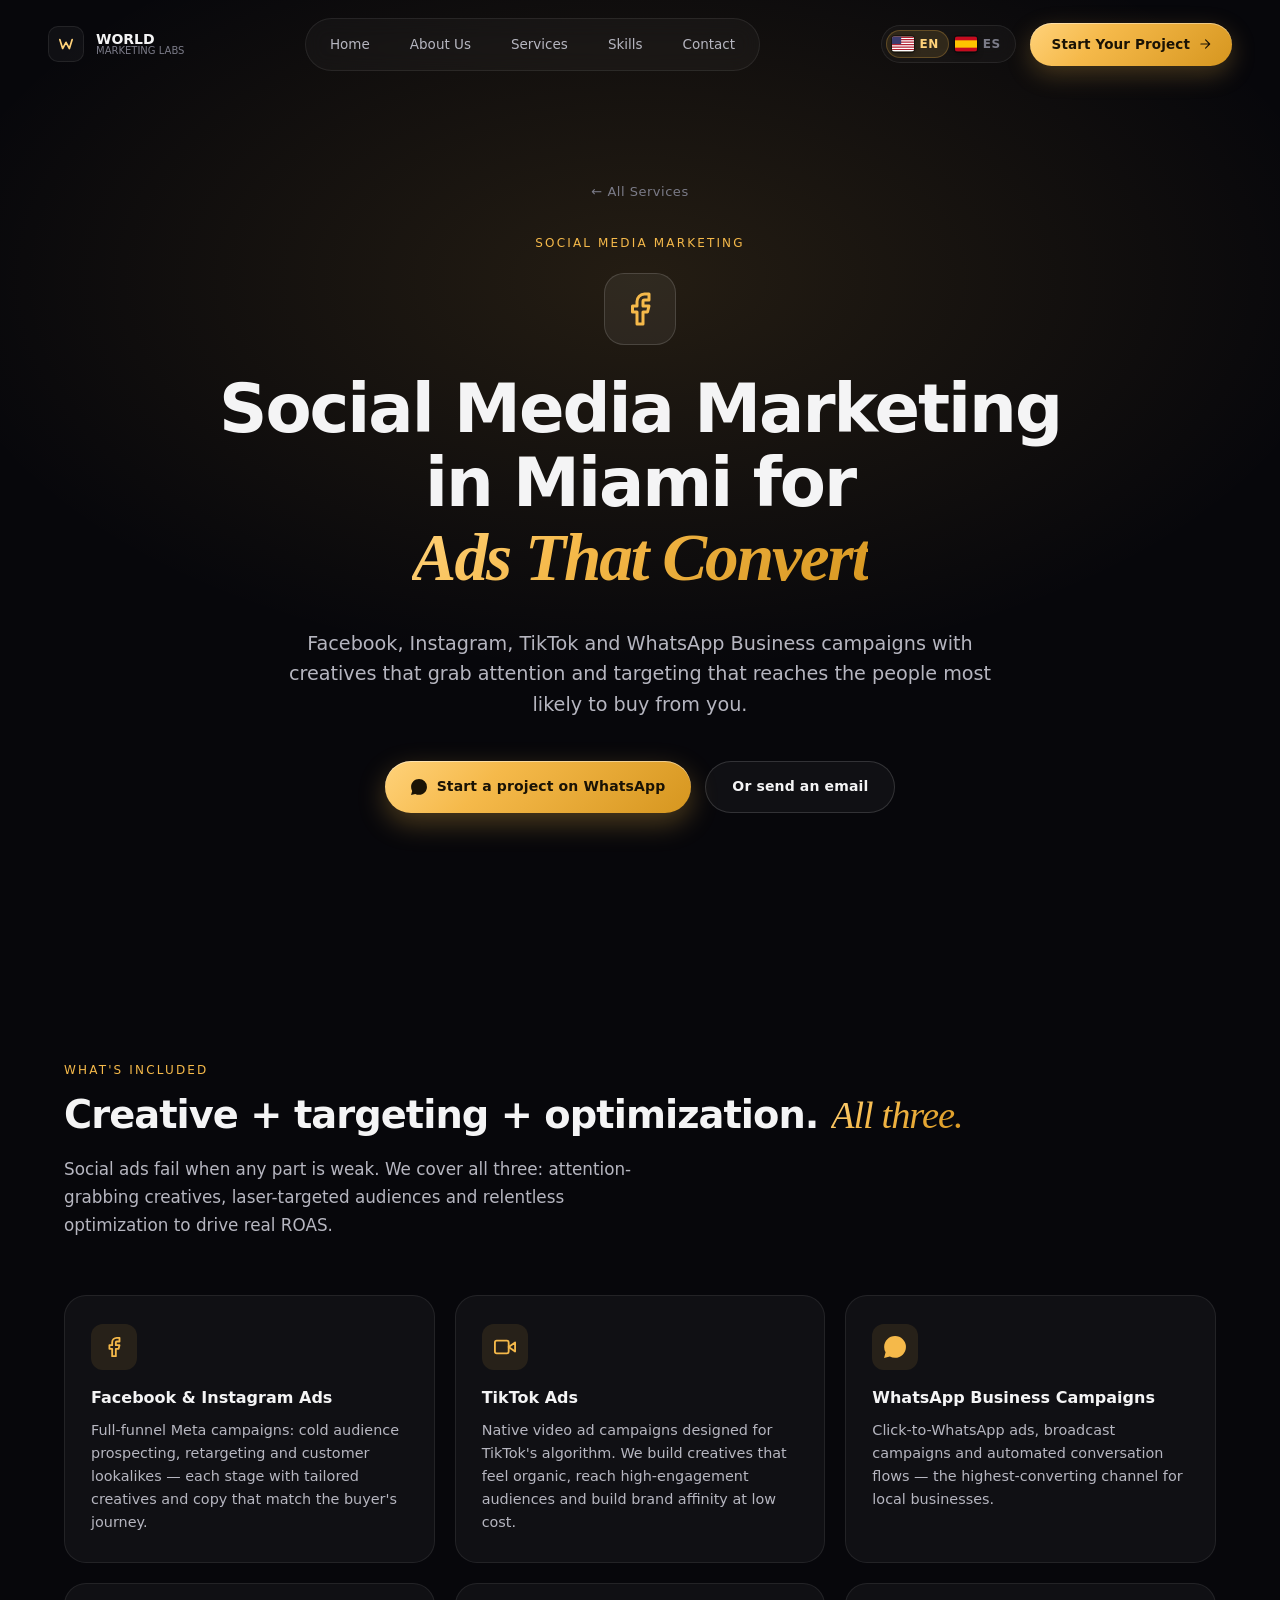
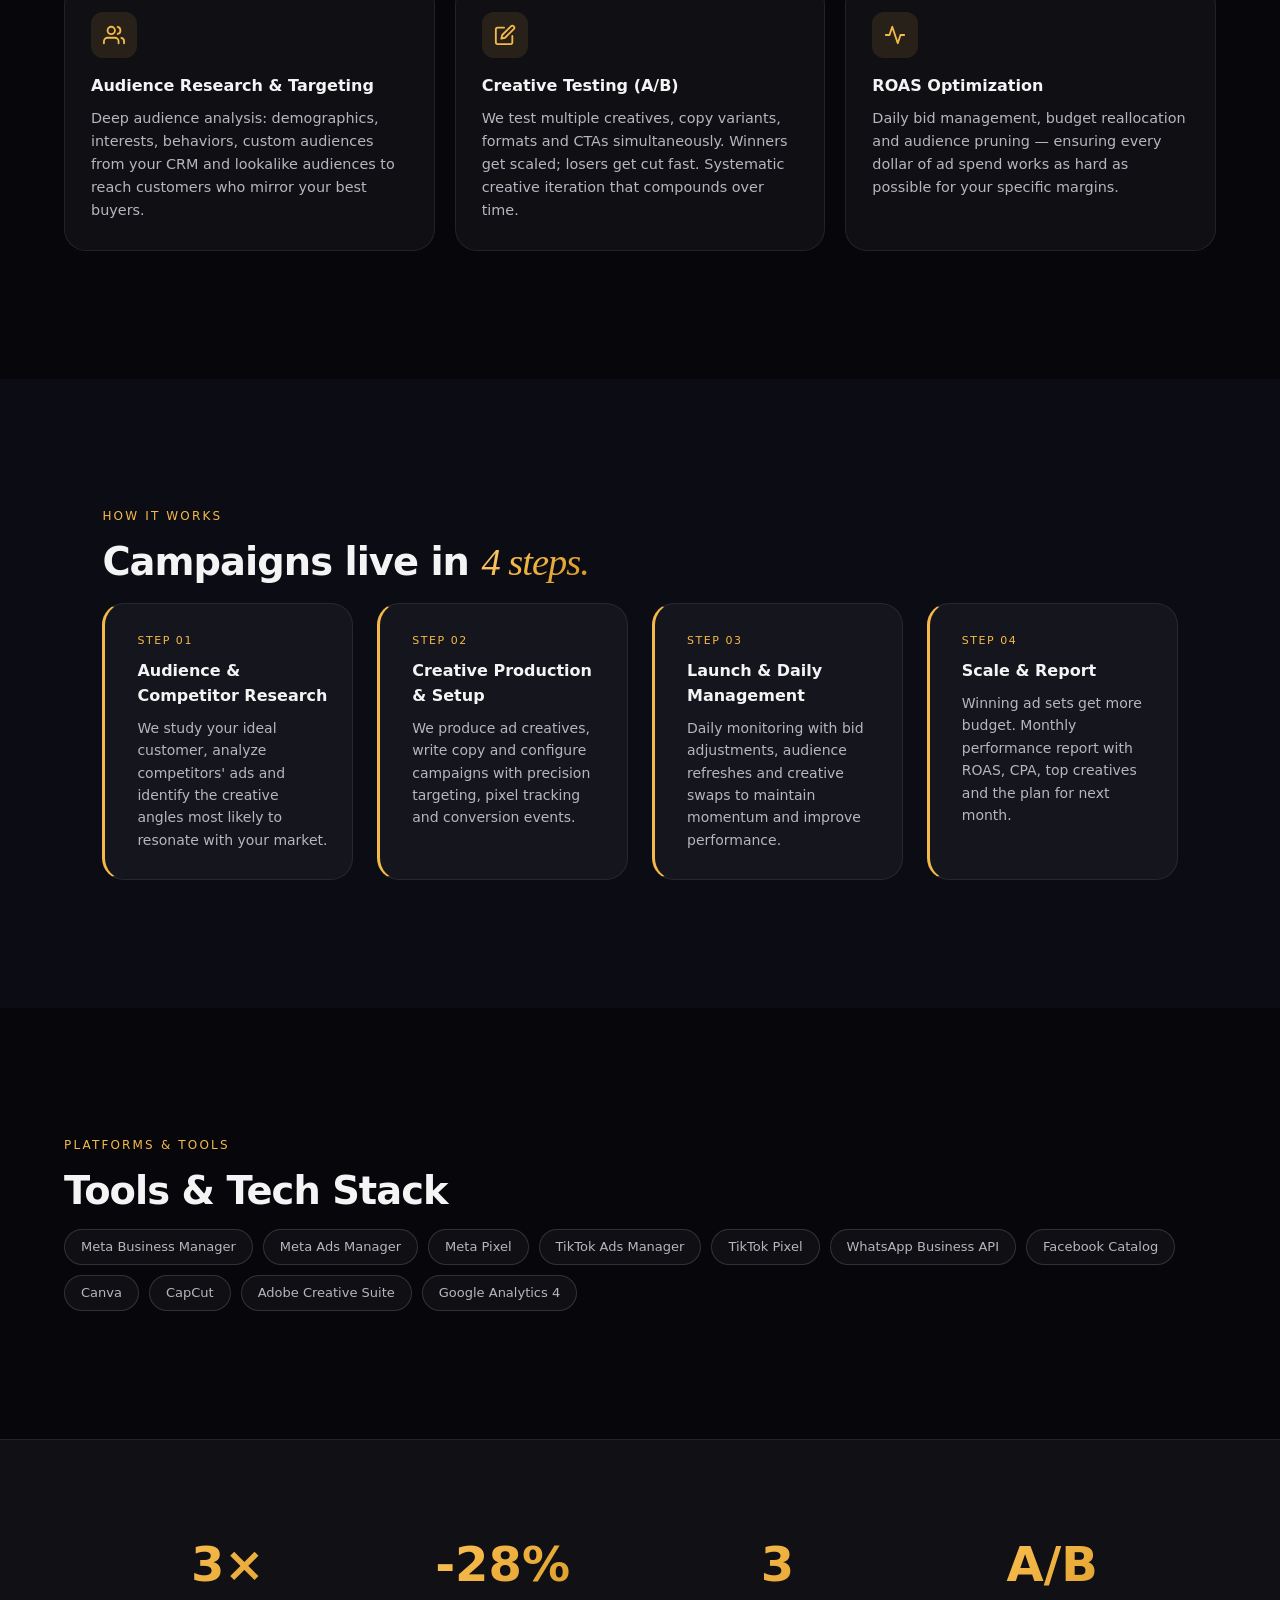
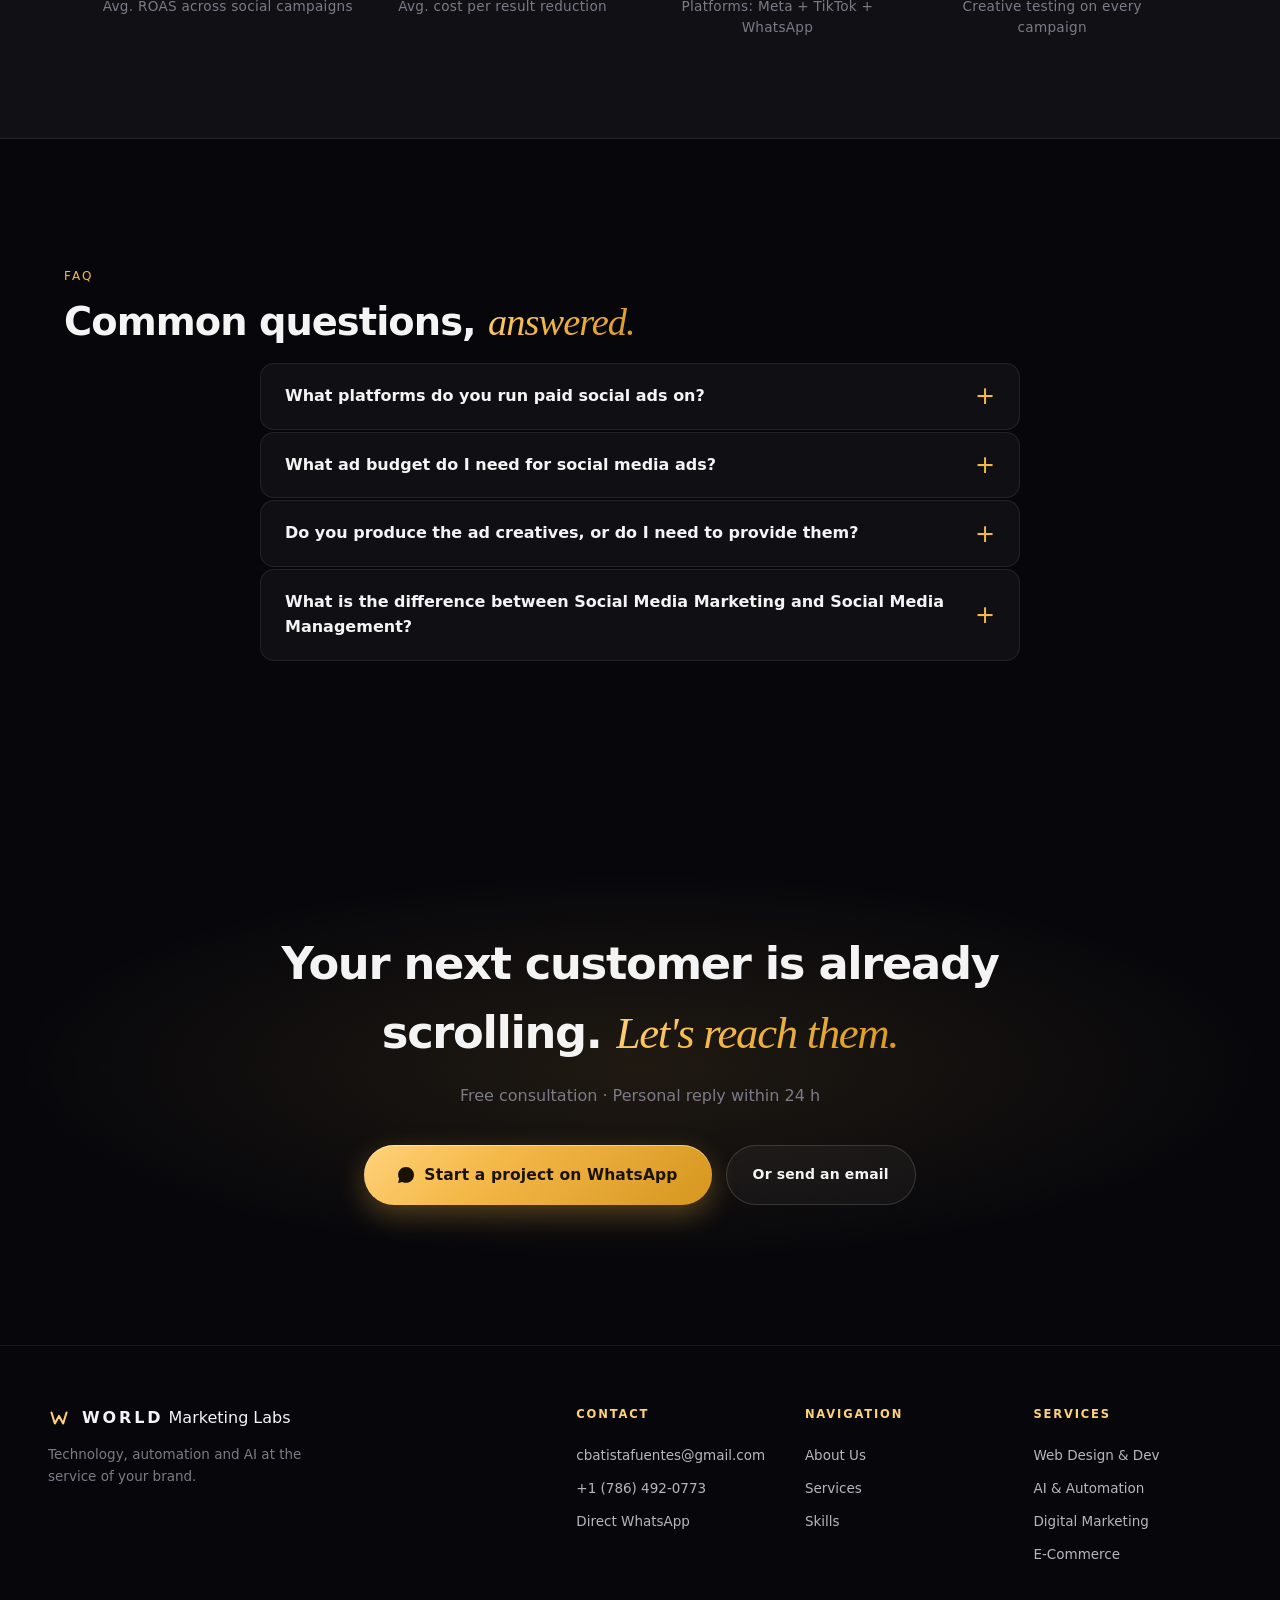
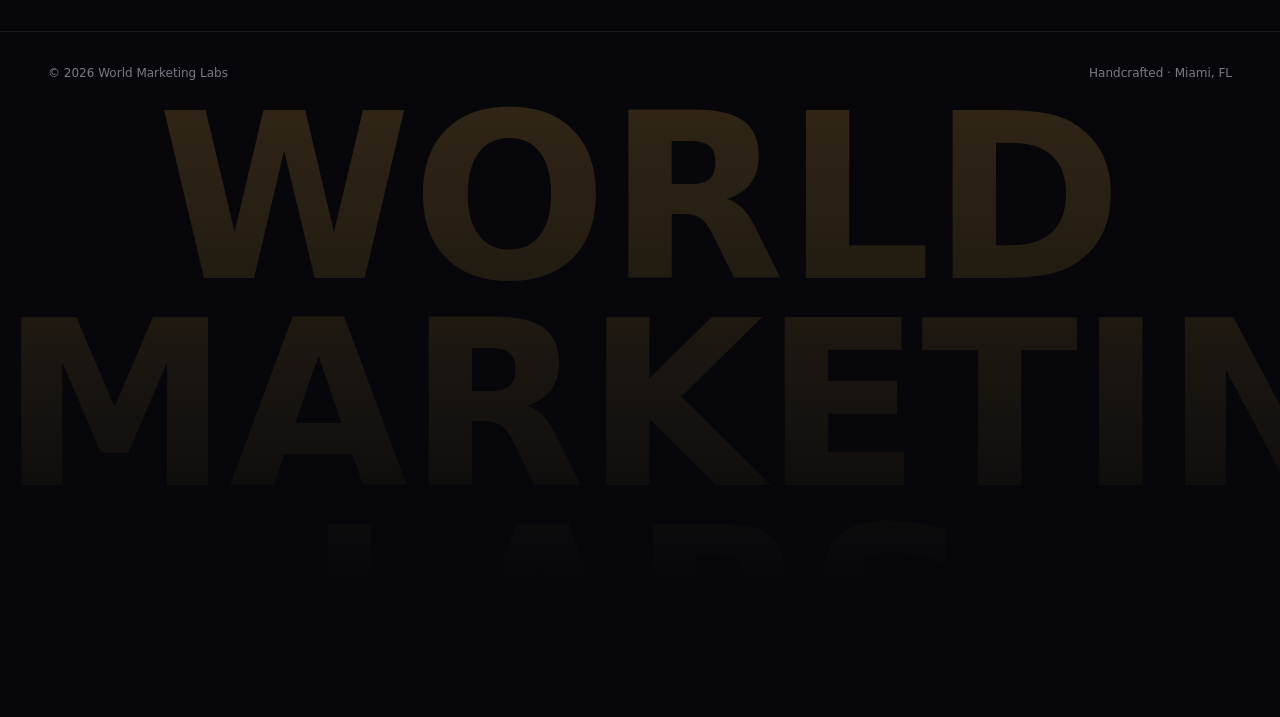
<file: services/social-media.html>
﻿<!DOCTYPE html>
<html lang="en">
<head>
<meta charset="UTF-8" /><meta name="viewport" content="width=device-width, initial-scale=1.0, viewport-fit=cover" />
<meta name="description" content="Social media marketing in Miami for Facebook, Instagram, TikTok and WhatsApp campaigns with creative testing, audience targeting and ROAS optimization." />
<meta name="robots" content="index, follow, max-image-preview:large" />
<link rel="canonical" href="https://www.worldmarketinglabs.com/services/social-media" />
<title>Social Media Ads Miami | Meta &amp; TikTok | World Marketing Labs</title>
<meta name="author" content="World Marketing Labs" />
<meta name="theme-color" content="#0a0a0f" />
<meta name="keywords" content="social media marketing Miami, Meta Ads Miami, TikTok Ads Miami, WhatsApp ads, Instagram ads Miami, paid social campaigns" />
<meta property="og:title" content="Social Media Ads Miami | Meta &amp; TikTok | World Marketing Labs" />
<meta property="og:description" content="Social media marketing in Miami for Facebook, Instagram, TikTok and WhatsApp campaigns with creative testing, audience targeting and ROAS optimization." />
<meta property="og:type" content="article" />
<meta property="og:url" content="https://www.worldmarketinglabs.com/services/social-media" />
<meta property="og:site_name" content="World Marketing Labs" />
<meta property="og:locale" content="en_US" />
<meta property="og:locale:alternate" content="es_US" />
<meta property="og:image" content="https://www.worldmarketinglabs.com/assets/carlos.jpg" />
<meta name="twitter:card" content="summary_large_image" />
<meta name="twitter:title" content="Social Media Ads Miami | Meta &amp; TikTok | World Marketing Labs" />
<meta name="twitter:description" content="Social media marketing in Miami for Facebook, Instagram, TikTok and WhatsApp campaigns with creative testing, audience targeting and ROAS optimization." />
<meta name="twitter:image" content="https://www.worldmarketinglabs.com/assets/carlos.jpg" />
<script type="application/ld+json">{"@context":"https://schema.org","@graph":[{"@type":["Organization","LocalBusiness","ProfessionalService"],"@id":"https://www.worldmarketinglabs.com/#business","name":"World Marketing Labs","url":"https://www.worldmarketinglabs.com/","telephone":"+1-786-492-0773","email":"cbatistafuentes@gmail.com","image":"https://www.worldmarketinglabs.com/assets/carlos.jpg","address":{"@type":"PostalAddress","addressLocality":"Miami","addressRegion":"FL","addressCountry":"US"},"areaServed":[{"@type":"City","name":"Miami"},{"@type":"State","name":"Florida"},{"@type":"Country","name":"United States"},{"@type":"Place","name":"Remote clients worldwide"}],"slogan":"Websites, automation, marketing and IT systems that grow businesses.","sameAs":[]},{"@type":"WebSite","@id":"https://www.worldmarketinglabs.com/#website","url":"https://www.worldmarketinglabs.com/","name":"World Marketing Labs","publisher":{"@id":"https://www.worldmarketinglabs.com/#business"},"inLanguage":["en-US","es-US"]},{"@type":"ServicePage","@id":"https://www.worldmarketinglabs.com/services/social-media#webpage","url":"https://www.worldmarketinglabs.com/services/social-media","name":"Social Media Ads Miami | Meta & TikTok | World Marketing Labs","description":"Social media marketing in Miami for Facebook, Instagram, TikTok and WhatsApp campaigns with creative testing, audience targeting and ROAS optimization.","isPartOf":{"@id":"https://www.worldmarketinglabs.com/#website"},"about":{"@id":"https://www.worldmarketinglabs.com/#business"},"inLanguage":["en-US","es-US"]},{"@type":"Service","@id":"https://www.worldmarketinglabs.com/services/social-media#service","name":"Social media marketing and paid social ads","serviceType":"Social media marketing and paid social ads","description":"Social media marketing in Miami for Facebook, Instagram, TikTok and WhatsApp campaigns with creative testing, audience targeting and ROAS optimization.","provider":{"@id":"https://www.worldmarketinglabs.com/#business"},"areaServed":[{"@type":"City","name":"Miami"},{"@type":"State","name":"Florida"},{"@type":"Country","name":"United States"},{"@type":"Place","name":"Remote clients worldwide"}],"availableChannel":{"@type":"ServiceChannel","serviceUrl":"https://www.worldmarketinglabs.com/services/social-media","servicePhone":"+1-786-492-0773","serviceSmsNumber":"+1-786-492-0773"}},{"@type":"BreadcrumbList","@id":"https://www.worldmarketinglabs.com/services/social-media#breadcrumb","itemListElement":[{"@type":"ListItem","position":1,"name":"Home","item":"https://www.worldmarketinglabs.com/"},{"@type":"ListItem","position":2,"name":"Services","item":"https://www.worldmarketinglabs.com/#services"},{"@type":"ListItem","position":3,"name":"Social media marketing and paid social ads","item":"https://www.worldmarketinglabs.com/services/social-media"}]}]}</script>
<link rel="icon" type="image/svg+xml" href="/favicon.svg?v=3" />
<link rel="stylesheet" href="../styles.min.css?v=20260612-marquee-title" /><link rel="stylesheet" href="services.min.css?v=20260612-marquee-title" />
</head>
<body>
<header class="nav" id="nav">
  <a href="/" class="nav__brand"><span class="nav__brand-mark"><svg viewBox="0 0 32 32" fill="none"><path d="M5 8 L10 24 L16 13 L22 24 L27 8" stroke="url(#gx)" stroke-width="3" stroke-linecap="round" stroke-linejoin="round"/><path d="M10 8 H22" stroke="url(#gx)" stroke-width="3" stroke-linecap="round" opacity=".62"/><defs><linearGradient id="gx" x1="0" y1="0" x2="32" y2="32"><stop offset="0" stop-color="#FFD27A"/><stop offset="1" stop-color="#F59E0B"/></linearGradient></defs></svg></span><span class="nav__brand-text"><strong>WORLD</strong><em>Marketing Labs</em></span></a>
  <nav class="nav__links">
    <a href="/" data-i18n="nav.home">Home</a>
    <a href="/about" data-i18n="nav.about">About Us</a>
    <div class="has-dropdown">
      <a href="/#services" data-i18n="nav.services">Services<svg class="chev" viewBox="0 0 10 6" fill="none"><path d="M1 1l4 4 4-4" stroke="currentColor" stroke-width="1.5" stroke-linecap="round"/></svg></a>
      <div class="nav__dropdown">
        <a href="/services/web-design"><svg viewBox="0 0 24 24" fill="none"><path d="M8 9l-3 3 3 3M16 9l3 3-3 3M14 5l-4 14" stroke="currentColor" stroke-width="2" stroke-linecap="round"/></svg><span data-i18n="nav.dd.web">Web Design & Dev</span></a>
        <a href="/services/ai-automation"><svg viewBox="0 0 24 24" fill="none"><circle cx="12" cy="12" r="3" stroke="currentColor" stroke-width="2"/><path d="M12 1v6M12 17v6M4.22 4.22l4.24 4.24M15.54 15.54l4.24 4.24M1 12h6M17 12h6M4.22 19.78l4.24-4.24M15.54 8.46l4.24-4.24" stroke="currentColor" stroke-width="2" stroke-linecap="round"/></svg><span data-i18n="nav.dd.ai">AI & Automation</span></a>
        <a href="/services/digital-marketing"><svg viewBox="0 0 24 24" fill="none"><path d="M3 11l18-9-9 18-2-7-7-2z" stroke="currentColor" stroke-width="2" stroke-linejoin="round"/></svg><span data-i18n="nav.dd.mkt">Digital Marketing</span></a>
        <a href="/services/seo"><svg viewBox="0 0 24 24" fill="none"><circle cx="11" cy="11" r="8" stroke="currentColor" stroke-width="2"/><path d="m21 21-4.35-4.35" stroke="currentColor" stroke-width="2" stroke-linecap="round"/></svg><span data-i18n="nav.dd.seo">SEO & AIO</span></a>
        <a href="/services/google-ads"><svg viewBox="0 0 24 24" fill="none"><rect x="3" y="3" width="18" height="18" rx="2" stroke="currentColor" stroke-width="2"/><path d="M3 9h18M9 21V9" stroke="currentColor" stroke-width="2"/></svg><span data-i18n="nav.dd.gads">Google Ads</span></a>
        <a href="/services/social-media"><svg viewBox="0 0 24 24" fill="none"><path d="M18 2h-3a5 5 0 00-5 5v3H7v4h3v8h4v-8h3l1-4h-4V7a1 1 0 011-1h3z" stroke="currentColor" stroke-width="2" stroke-linejoin="round"/></svg><span data-i18n="nav.dd.social">Social Media Marketing</span></a>
        <a href="/services/social-management"><svg viewBox="0 0 24 24" fill="none"><path d="M17 21v-2a4 4 0 00-4-4H5a4 4 0 00-4 4v2M9 11a4 4 0 100-8 4 4 0 000 8z" stroke="currentColor" stroke-width="2" stroke-linecap="round"/></svg><span data-i18n="nav.dd.mgmt">Social Management</span></a>
        <a href="/services/ecommerce"><svg viewBox="0 0 24 24" fill="none"><path d="M6 2L3 6v14a2 2 0 002 2h14a2 2 0 002-2V6l-3-4z" stroke="currentColor" stroke-width="2" stroke-linejoin="round"/><line x1="3" y1="6" x2="21" y2="6" stroke="currentColor" stroke-width="2"/></svg><span data-i18n="nav.dd.ecom">E-Commerce</span></a>
      </div>
    </div>
    <a href="/#skills" data-i18n="nav.skills">Skills</a>
    <a href="/#contact" data-i18n="nav.contact">Contact</a>
  </nav>
  <div class="nav__right">
    <div class="langswitch" role="group"><button class="langswitch__btn" data-lang="en"><span class="langswitch__flag" aria-hidden="true"><svg viewBox="0 0 36 24" xmlns="http://www.w3.org/2000/svg"><rect width="36" height="24" fill="#fff"/><path d="M0 0h36v2H0zm0 4h36v2H0zm0 4h36v2H0zm0 4h36v2H0zm0 4h36v2H0zm0 4h36v2H0z" fill="#b22234"/><rect width="15" height="12" fill="#3c3b6e"/></svg></span><span>EN</span></button><button class="langswitch__btn" data-lang="es"><span class="langswitch__flag" aria-hidden="true"><svg viewBox="0 0 36 24" xmlns="http://www.w3.org/2000/svg"><rect width="36" height="24" fill="#c60b1e"/><rect y="6" width="36" height="12" fill="#ffc400"/></svg></span><span>ES</span></button></div>
    <a href="/#contact" class="nav__cta" data-wa="svc.wa.msg"><span data-i18n="nav.cta">Start Your Project</span><svg viewBox="0 0 24 24" fill="none"><path d="M5 12h14M13 5l7 7-7 7" stroke="currentColor" stroke-width="2" stroke-linecap="round" stroke-linejoin="round"/></svg></a>
  </div>
  <button class="nav__burger" id="burger" aria-label="Menu"><span></span><span></span></button>
</header>
<div class="mmenu" id="mmenu">
  <div class="mmenu__panels" id="mmenuPanels">
    <div class="mmenu__panel mmenu__panel--main">
      <a href="/" data-i18n="nav.home">Home</a>
      <a href="/about" data-i18n="nav.about">About Us</a>
      <button class="mmenu__has-sub" id="mmenuServicesTrigger">
        <span data-i18n="nav.services">Services</span>
        <svg viewBox="0 0 24 24" fill="none"><path d="M9 18l6-6-6-6" stroke="currentColor" stroke-width="2" stroke-linecap="round" stroke-linejoin="round"/></svg>
      </button>
      <a href="/#contact" data-i18n="nav.contact">Contact</a>
      <div class="langswitch langswitch--mobile" role="group">
        <button class="langswitch__btn" data-lang="en" aria-label="English"><span class="langswitch__flag" aria-hidden="true"><svg viewBox="0 0 36 24" xmlns="http://www.w3.org/2000/svg"><rect width="36" height="24" fill="#fff"/><path d="M0 0h36v2H0zm0 4h36v2H0zm0 4h36v2H0zm0 4h36v2H0zm0 4h36v2H0zm0 4h36v2H0z" fill="#b22234"/><rect width="15" height="12" fill="#3c3b6e"/></svg></span><span>English</span></button>
        <button class="langswitch__btn" data-lang="es" aria-label="Español"><span class="langswitch__flag" aria-hidden="true"><svg viewBox="0 0 36 24" xmlns="http://www.w3.org/2000/svg"><rect width="36" height="24" fill="#c60b1e"/><rect y="6" width="36" height="12" fill="#ffc400"/></svg></span><span>Español</span></button>
      </div>
      <a href="/#contact" class="mmenu__cta" data-i18n="nav.cta" data-wa="svc.wa.msg">Start Your Project</a>
    </div>
    <div class="mmenu__panel mmenu__panel--services">
      <button class="mmenu__back" id="mmenuBack">
        <svg viewBox="0 0 24 24" fill="none"><path d="M15 18l-6-6 6-6" stroke="currentColor" stroke-width="2" stroke-linecap="round" stroke-linejoin="round"/></svg>
        <span data-i18n="nav.back">Back</span>
      </button>
      <p class="mmenu__heading" data-i18n="nav.services">Services</p>
      <a href="/services/web-design" data-i18n="nav.dd.web">Web Design</a>
      <a href="/services/ai-automation" data-i18n="nav.dd.ai">AI &amp; Automation</a>
      <a href="/services/digital-marketing" data-i18n="nav.dd.mkt">Digital Marketing</a>
      <a href="/services/seo" data-i18n="nav.dd.seo">SEO &amp; AIO</a>
      <a href="/services/google-ads" data-i18n="nav.dd.gads">Google Ads</a>
      <a href="/services/social-media" data-i18n="nav.dd.social">Social Media</a>
      <a href="/services/social-management" data-i18n="nav.dd.mgmt">Social Management</a>
      <a href="/services/ecommerce" data-i18n="nav.dd.ecom">E-Commerce</a>
    </div>
  </div>
</div>
<main>
<section class="svc-hero">
  <div class="svc-hero__inner reveal">
    <a href="/#services" class="svc-back" data-i18n="svc.back">← All Services</a>
    <div class="svc-hero__eyebrow" data-i18n="svc.eyebrow">Social Media Marketing</div>
    <div class="svc-hero__icon"><svg viewBox="0 0 24 24" fill="none"><path d="M18 2h-3a5 5 0 00-5 5v3H7v4h3v8h4v-8h3l1-4h-4V7a1 1 0 011-1h3z" stroke="currentColor" stroke-width="2" stroke-linejoin="round"/></svg></div>
    <h1 class="svc-hero__title" data-i18n-html="svc.hero.title">Social Media Marketing in Miami for <em>Ads That Convert</em></h1>
    <p class="svc-hero__lead" data-i18n="svc.hero.lead">Facebook, Instagram, TikTok and WhatsApp Business campaigns with creatives that grab attention and targeting that reaches the people most likely to buy from you.</p>
    <div class="svc-hero__ctas">
      <a href="/#contact" class="btn btn--primary" data-wa="svc.wa.msg"><svg viewBox="0 0 24 24" fill="currentColor"><path d="M.057 24l1.687-6.163a11.867 11.867 0 01-1.587-5.946C.16 5.335 5.495 0 12.05 0a11.817 11.817 0 018.413 3.488 11.824 11.824 0 013.48 8.414c-.003 6.557-5.338 11.892-11.893 11.892a11.9 11.9 0 01-5.688-1.448L.057 24z"/></svg><span data-i18n="svc.cta.wa">Start my project on WhatsApp</span></a>
      <a href="mailto:cbatistafuentes@gmail.com" class="btn btn--ghost" data-i18n="svc.cta.email">Or send an email</a>
    </div>
  </div>
</section>
<section class="svc-section">
  <div class="svc-section__eyebrow" data-i18n="svc.inc.eyebrow">What's Included</div>
  <h2 class="svc-section__title" data-i18n-html="svc.inc.title">Creative + targeting + optimization. <span class="ink">All three.</span></h2>
  <p class="svc-section__sub" data-i18n="svc.inc.sub">Social ads fail when any part is weak. We cover all three: attention-grabbing creatives, laser-targeted audiences and relentless optimization to drive real ROAS.</p>
  <div class="svc-features">
    <div class="svc-feature"><div class="svc-feature__icon"><svg viewBox="0 0 24 24" fill="none"><path d="M18 2h-3a5 5 0 00-5 5v3H7v4h3v8h4v-8h3l1-4h-4V7a1 1 0 011-1h3z" stroke="currentColor" stroke-width="2" stroke-linejoin="round"/></svg></div><h3 data-i18n="svc.f1.title">Facebook & Instagram Ads</h3><p data-i18n="svc.f1.desc">Full-funnel Meta campaigns: cold audience prospecting, retargeting and customer lookalikes — each stage with tailored creatives and copy that match the buyer's journey.</p></div>
    <div class="svc-feature"><div class="svc-feature__icon"><svg viewBox="0 0 24 24" fill="none"><polygon points="23 7 16 12 23 17 23 7" stroke="currentColor" stroke-width="2" stroke-linejoin="round"/><rect x="1" y="5" width="15" height="14" rx="2" stroke="currentColor" stroke-width="2"/></svg></div><h3 data-i18n="svc.f2.title">TikTok Ads</h3><p data-i18n="svc.f2.desc">Native video ad campaigns designed for TikTok's algorithm. We build creatives that feel organic, reach high-engagement audiences and build brand affinity at low cost.</p></div>
    <div class="svc-feature"><div class="svc-feature__icon"><svg viewBox="0 0 24 24" fill="currentColor"><path d="M.057 24l1.687-6.163a11.867 11.867 0 01-1.587-5.946C.16 5.335 5.495 0 12.05 0a11.817 11.817 0 018.413 3.488 11.824 11.824 0 013.48 8.414c-.003 6.557-5.338 11.892-11.893 11.892a11.9 11.9 0 01-5.688-1.448L.057 24z"/></svg></div><h3 data-i18n="svc.f3.title">WhatsApp Business Campaigns</h3><p data-i18n="svc.f3.desc">Click-to-WhatsApp ads, broadcast campaigns and automated conversation flows that drive real one-on-one conversations — the highest-converting channel for local businesses.</p></div>
    <div class="svc-feature"><div class="svc-feature__icon"><svg viewBox="0 0 24 24" fill="none"><path d="M17 21v-2a4 4 0 00-4-4H5a4 4 0 00-4 4v2M9 11a4 4 0 100-8 4 4 0 000 8zM23 21v-2a4 4 0 00-3-3.87M16 3.13a4 4 0 010 7.75" stroke="currentColor" stroke-width="2" stroke-linecap="round" stroke-linejoin="round"/></svg></div><h3 data-i18n="svc.f4.title">Audience Research & Targeting</h3><p data-i18n="svc.f4.desc">Deep audience analysis: demographics, interests, behaviors, custom audiences from your CRM and lookalike audiences to reach new customers who mirror your best buyers.</p></div>
    <div class="svc-feature"><div class="svc-feature__icon"><svg viewBox="0 0 24 24" fill="none"><path d="M11 4H4a2 2 0 00-2 2v14a2 2 0 002 2h14a2 2 0 002-2v-7M18.5 2.5a2.121 2.121 0 013 3L12 15l-4 1 1-4 9.5-9.5z" stroke="currentColor" stroke-width="2" stroke-linecap="round" stroke-linejoin="round"/></svg></div><h3 data-i18n="svc.f5.title">Creative Testing (A/B)</h3><p data-i18n="svc.f5.desc">We test multiple creatives, copy variants, formats and CTAs simultaneously. Winners get scaled; losers get cut fast. Systematic creative iteration that compounds over time.</p></div>
    <div class="svc-feature"><div class="svc-feature__icon"><svg viewBox="0 0 24 24" fill="none"><polyline points="22 12 18 12 15 21 9 3 6 12 2 12" stroke="currentColor" stroke-width="2" stroke-linecap="round" stroke-linejoin="round"/></svg></div><h3 data-i18n="svc.f6.title">ROAS Optimization</h3><p data-i18n="svc.f6.desc">Daily bid management, budget reallocation between ad sets and audience pruning — ensuring every dollar of ad spend works as hard as possible for your specific margins.</p></div>
  </div>
</section>
<section class="svc-section svc-section--dark">
  <div class="svc-section__inner">
    <div class="svc-section__eyebrow" data-i18n="svc.proc.eyebrow">How It Works</div>
    <h2 class="svc-section__title" data-i18n-html="svc.proc.title">Campaigns live in <span class="ink">4 steps.</span></h2>
    <div class="svc-steps">
      <div class="svc-step"><div class="svc-step__num">Step 01</div><h3 data-i18n="svc.s1.title">Audience & Competitor Research</h3><p data-i18n="svc.s1.desc">We study your ideal customer, analyze competitors' ads using Meta Ad Library and TikTok spy tools, and identify the creative angles most likely to resonate with your market.</p></div>
      <div class="svc-step"><div class="svc-step__num">Step 02</div><h3 data-i18n="svc.s2.title">Creative Production & Setup</h3><p data-i18n="svc.s2.desc">We produce ad creatives (images, carousels, video scripts), write copy and configure campaigns with precision targeting, pixel tracking and conversion events.</p></div>
      <div class="svc-step"><div class="svc-step__num">Step 03</div><h3 data-i18n="svc.s3.title">Launch & Daily Management</h3><p data-i18n="svc.s3.desc">Campaigns launch with full tracking. Daily monitoring with bid adjustments, audience refreshes and creative swaps to maintain momentum and improve performance.</p></div>
      <div class="svc-step"><div class="svc-step__num">Step 04</div><h3 data-i18n="svc.s4.title">Scale & Report</h3><p data-i18n="svc.s4.desc">Winning ad sets get more budget. Monthly performance report: reach, impressions, ROAS, CPA, top creatives and the plan for next month's growth.</p></div>
    </div>
  </div>
</section>
<section class="svc-section">
  <div class="svc-section__eyebrow" data-i18n="svc.stack.eyebrow">Platforms & Tools</div>
  <h2 class="svc-section__title" data-i18n="svc.stack.title">Tools & Tech Stack</h2>
  <div class="svc-stack reveal"><span>Meta Business Manager</span><span>Meta Ads Manager</span><span>Meta Pixel</span><span>TikTok Ads Manager</span><span>TikTok Pixel</span><span>WhatsApp Business API</span><span>Facebook Catalog</span><span>Canva</span><span>CapCut</span><span>Adobe Creative Suite</span><span>Google Analytics 4</span></div>
</section>
<div class="svc-stats">
  <div class="svc-stat"><div class="svc-stat__num">3×</div><div class="svc-stat__lbl" data-i18n="svc.stat1">Avg. ROAS across social campaigns</div></div>
  <div class="svc-stat"><div class="svc-stat__num">-28%</div><div class="svc-stat__lbl" data-i18n="svc.stat2">Avg. cost per result reduction</div></div>
  <div class="svc-stat"><div class="svc-stat__num">3</div><div class="svc-stat__lbl" data-i18n="svc.stat3">Platforms: Meta + TikTok + WhatsApp</div></div>
  <div class="svc-stat"><div class="svc-stat__num">A/B</div><div class="svc-stat__lbl" data-i18n="svc.stat4">Creative testing on every campaign</div></div>
</div>
<!-- ============ FAQ ============ -->
<section class="svc-section svc-faq">
  <div class="svc-section__eyebrow" data-i18n="svc.faq.eyebrow">FAQ</div>
  <h2 class="svc-section__title" data-i18n-html="svc.faq.title">Common questions, <span class="ink">answered.</span></h2>
  <div class="faq-list">
    <details class="faq-item">
      <summary data-i18n="svc.faq.q1">Loading...</summary>
      <div class="faq-body" data-i18n="svc.faq.a1">Loading...</div>
    </details>
    <details class="faq-item">
      <summary data-i18n="svc.faq.q2">Loading...</summary>
      <div class="faq-body" data-i18n="svc.faq.a2">Loading...</div>
    </details>
    <details class="faq-item">
      <summary data-i18n="svc.faq.q3">Loading...</summary>
      <div class="faq-body" data-i18n="svc.faq.a3">Loading...</div>
    </details>
    <details class="faq-item">
      <summary data-i18n="svc.faq.q4">Loading...</summary>
      <div class="faq-body" data-i18n="svc.faq.a4">Loading...</div>
    </details>
  </div>
</section>

<section class="svc-cta">
  <div class="svc-cta__inner reveal">
    <h2 class="svc-cta__title" data-i18n-html="svc.cta.title">Your next customer is already scrolling. <span class="ink">Let's reach them.</span></h2>
    <p class="svc-cta__sub" data-i18n="svc.cta.sub">Free consultation · Personal reply within 24 h</p>
    <div class="svc-cta__btns">
      <a href="/#contact" class="btn btn--primary btn--xl" data-wa="svc.wa.msg"><svg viewBox="0 0 24 24" fill="currentColor"><path d="M.057 24l1.687-6.163a11.867 11.867 0 01-1.587-5.946C.16 5.335 5.495 0 12.05 0a11.817 11.817 0 018.413 3.488 11.824 11.824 0 013.48 8.414c-.003 6.557-5.338 11.892-11.893 11.892a11.9 11.9 0 01-5.688-1.448L.057 24z"/></svg><span data-i18n="svc.cta.wa">Start my project on WhatsApp</span></a>
      <a href="mailto:cbatistafuentes@gmail.com" class="btn btn--ghost" data-i18n="svc.cta.email">Or send an email</a>
    </div>
  </div>
</section>
</main>
<footer class="footer"><div class="footer__inner"><div class="footer__brand"><div class="footer__logo"><svg viewBox="0 0 32 32" fill="none"><path d="M5 8 L10 24 L16 13 L22 24 L27 8" stroke="url(#gx2)" stroke-width="3" stroke-linecap="round" stroke-linejoin="round"/><path d="M10 8 H22" stroke="url(#gx2)" stroke-width="3" stroke-linecap="round" opacity=".62"/><defs><linearGradient id="gx2" x1="0" y1="0" x2="32" y2="32"><stop offset="0" stop-color="#FFD27A"/><stop offset="1" stop-color="#F59E0B"/></linearGradient></defs></svg><span><strong>WORLD</strong> Marketing Labs</span></div><p data-i18n="footer.tagline">Technology, automation and AI at the service of your brand.</p></div><div class="footer__cols"><div><h5 data-i18n="footer.contact.title">Contact</h5><a href="mailto:cbatistafuentes@gmail.com">cbatistafuentes@gmail.com</a><a href="tel:+17864920773">+1 (786) 492-0773</a><a href="/#contact" data-i18n="footer.contact.wa">Direct WhatsApp</a></div><div><h5 data-i18n="footer.nav.title">Navigation</h5><a href="/about" data-i18n="nav.about">About Us</a><a href="/#services" data-i18n="nav.services">Services</a><a href="/#skills" data-i18n="nav.skills">Skills</a></div><div><h5 data-i18n="footer.services.title">Services</h5><a href="/services/web-design" data-i18n="nav.dd.web">Web Design & Dev</a><a href="/services/ai-automation" data-i18n="nav.dd.ai">AI & Automation</a><a href="/services/digital-marketing" data-i18n="nav.dd.mkt">Digital Marketing</a><a href="/services/ecommerce" data-i18n="nav.dd.ecom">E-Commerce</a></div></div></div><div class="footer__bottom"><span>© <span id="yr">2026</span> World Marketing Labs</span><span data-i18n="footer.built">Handcrafted · Miami, FL</span></div><div class="footer__giant" aria-hidden="true">WORLD MARKETING LABS</div></footer>
<script>
window.PAGE_I18N = {
  en: {
    'page.title': 'Social Media Marketing | World Marketing Labs', 'svc.eyebrow': 'Social Media Marketing',
    'svc.hero.title': 'Social Media Marketing in Miami for <em>Ads That Convert</em>',
    'svc.hero.lead': 'Facebook, Instagram, TikTok and WhatsApp Business campaigns with creatives that grab attention and targeting that reaches the people most likely to buy from you.',
    'svc.wa.msg': "Hi! I'm interested in Social Media Marketing services. Can we talk?",
    'svc.inc.eyebrow': "What's Included", 'svc.inc.title': 'Creative + targeting + optimization. <span class="ink">All three.</span>',
    'svc.inc.sub': 'Social ads fail when any part is weak. We cover all three: attention-grabbing creatives, laser-targeted audiences and relentless optimization to drive real ROAS.',
    'svc.f1.title': 'Facebook & Instagram Ads', 'svc.f1.desc': 'Full-funnel Meta campaigns: cold audience prospecting, retargeting and customer lookalikes — each stage with tailored creatives and copy that match the buyer\'s journey.',
    'svc.f2.title': 'TikTok Ads', 'svc.f2.desc': 'Native video ad campaigns designed for TikTok\'s algorithm. We build creatives that feel organic, reach high-engagement audiences and build brand affinity at low cost.',
    'svc.f3.title': 'WhatsApp Business Campaigns', 'svc.f3.desc': 'Click-to-WhatsApp ads, broadcast campaigns and automated conversation flows — the highest-converting channel for local businesses.',
    'svc.f4.title': 'Audience Research & Targeting', 'svc.f4.desc': 'Deep audience analysis: demographics, interests, behaviors, custom audiences from your CRM and lookalike audiences to reach customers who mirror your best buyers.',
    'svc.f5.title': 'Creative Testing (A/B)', 'svc.f5.desc': 'We test multiple creatives, copy variants, formats and CTAs simultaneously. Winners get scaled; losers get cut fast. Systematic creative iteration that compounds over time.',
    'svc.f6.title': 'ROAS Optimization', 'svc.f6.desc': 'Daily bid management, budget reallocation and audience pruning — ensuring every dollar of ad spend works as hard as possible for your specific margins.',
    'svc.proc.eyebrow': 'How It Works', 'svc.proc.title': 'Campaigns live in <span class="ink">4 steps.</span>',
    'svc.s1.title': 'Audience & Competitor Research', 'svc.s1.desc': 'We study your ideal customer, analyze competitors\' ads and identify the creative angles most likely to resonate with your market.',
    'svc.s2.title': 'Creative Production & Setup', 'svc.s2.desc': 'We produce ad creatives, write copy and configure campaigns with precision targeting, pixel tracking and conversion events.',
    'svc.s3.title': 'Launch & Daily Management', 'svc.s3.desc': 'Daily monitoring with bid adjustments, audience refreshes and creative swaps to maintain momentum and improve performance.',
    'svc.s4.title': 'Scale & Report', 'svc.s4.desc': 'Winning ad sets get more budget. Monthly performance report with ROAS, CPA, top creatives and the plan for next month.',
    'svc.stack.eyebrow': 'Platforms & Tools',
    'svc.stat1': 'Avg. ROAS across social campaigns', 'svc.stat2': 'Avg. cost per result reduction',
    'svc.stat3': 'Platforms: Meta + TikTok + WhatsApp', 'svc.stat4': 'Creative testing on every campaign',
    'svc.cta.title': 'Your next customer is already scrolling. <span class="ink">Let\'s reach them.</span>',
    'svc.faq.q1': 'What platforms do you run paid social ads on?', 'svc.faq.a1': 'We run ads on Facebook, Instagram, TikTok and WhatsApp Business (via Click-to-WhatsApp campaigns). Platform choice depends on where your audience is most active. We typically recommend starting with 1–2 platforms, proving ROI and then expanding — too many platforms with a small budget dilutes results.',
    'svc.faq.q2': 'What ad budget do I need for social media ads?', 'svc.faq.a2': 'A minimum of $300–$500/month in ad spend per platform is needed for the algorithm to learn and optimize effectively. Our management fee is separate. Budgets below this threshold produce inconsistent data and make optimization difficult. We would rather manage $600 well than $200 poorly.',
    'svc.faq.q3': 'Do you produce the ad creatives, or do I need to provide them?', 'svc.faq.a3': 'We produce the creatives as part of our service — ad copy, static image designs, video scripts and editing direction. High-quality video content performs best, so we guide you on simple video recording if needed. We never run ads with creatives we know will not perform.',
    'svc.faq.q4': 'What is the difference between Social Media Marketing and Social Media Management?', 'svc.faq.a4': 'Social Media Marketing focuses on paid advertising to acquire customers, drive traffic or generate leads. Social Media Management is about your organic presence — content planning, daily posting, community management and growing your following without ad spend. Both serve different goals; many clients use both together for maximum impact.',
  },
  es: {
    'page.title': 'Marketing en Redes Sociales | World Marketing Labs', 'svc.eyebrow': 'Marketing en Redes Sociales',
    'svc.hero.title': 'Marketing en redes sociales en Miami para <em>anuncios que convierten</em>',
    'svc.hero.lead': 'Campañas en Facebook, Instagram, TikTok y WhatsApp Business con creatividades que captan atención y segmentación que llega a las personas con más probabilidad de comprarte.',
    'svc.wa.msg': '¡Hola! Me interesa el servicio de Marketing en Redes Sociales. ¿Podemos hablar?',
    'svc.inc.eyebrow': 'Qué Incluye', 'svc.inc.title': 'Creatividad + segmentación + optimización. <span class="ink">Los tres.</span>',
    'svc.inc.sub': 'Los anuncios sociales fallan cuando cualquier parte es débil. Cubrimos los tres: creatividades que llaman la atención, audiencias con segmentación precisa y optimización sin descanso.',
    'svc.f1.title': 'Facebook e Instagram Ads', 'svc.f1.desc': 'Campañas Meta de embudo completo: prospección de audiencias frías, retargeting y audiencias similares — cada etapa con creatividades y textos adaptados al recorrido del comprador.',
    'svc.f2.title': 'TikTok Ads', 'svc.f2.desc': 'Campañas de video nativo diseñadas para el algoritmo de TikTok. Construimos creatividades que se sienten orgánicas, llegan a audiencias de alto engagement y construyen afinidad de marca.',
    'svc.f3.title': 'Campañas de WhatsApp Business', 'svc.f3.desc': 'Anuncios Click-to-WhatsApp, campañas broadcast y flujos de conversación automatizados — el canal con mayor tasa de conversión para negocios locales.',
    'svc.f4.title': 'Investigación y Segmentación de Audiencias', 'svc.f4.desc': 'Análisis profundo de audiencias: demografía, intereses, comportamientos, audiencias personalizadas de tu CRM y audiencias similares para llegar a nuevos clientes.',
    'svc.f5.title': 'Pruebas Creativas (A/B)', 'svc.f5.desc': 'Probamos múltiples creatividades, variantes de texto, formatos y CTAs simultáneamente. Los ganadores se escalan; los perdedores se eliminan rápido. Iteración sistemática que se capitaliza.',
    'svc.f6.title': 'Optimización de ROAS', 'svc.f6.desc': 'Gestión diaria de pujas, reasignación de presupuesto y depuración de audiencias — asegurando que cada dólar de gasto publicitario trabaje lo más duro posible para tus márgenes.',
    'svc.proc.eyebrow': 'Cómo Funciona', 'svc.proc.title': 'Campañas en vivo en <span class="ink">4 pasos.</span>',
    'svc.s1.title': 'Investigación de Audiencias y Competencia', 'svc.s1.desc': 'Estudiamos a tu cliente ideal, analizamos los anuncios de competidores e identificamos los ángulos creativos con más probabilidad de resonar con tu mercado.',
    'svc.s2.title': 'Producción Creativa y Configuración', 'svc.s2.desc': 'Producimos creatividades, redactamos textos y configuramos campañas con segmentación precisa, seguimiento con píxel y eventos de conversión.',
    'svc.s3.title': 'Lanzamiento y Gestión Diaria', 'svc.s3.desc': 'Monitoreo diario con ajustes de pujas, actualizaciones de audiencias y cambios de creatividades para mantener el impulso y mejorar el rendimiento.',
    'svc.s4.title': 'Escala e Informe', 'svc.s4.desc': 'Los conjuntos de anuncios ganadores reciben más presupuesto. Informe mensual con ROAS, CPA, mejores creatividades y el plan para el próximo mes.',
    'svc.stack.eyebrow': 'Plataformas y Herramientas',
    'svc.stat1': 'ROAS promedio en campañas sociales', 'svc.stat2': 'Reducción promedio del costo por resultado',
    'svc.stat3': 'Plataformas: Meta + TikTok + WhatsApp', 'svc.stat4': 'Pruebas creativas en cada campaña',
    'svc.cta.title': 'Tu próximo cliente ya está haciendo scroll. <span class="ink">Lleguemos a él.</span>',
    'svc.faq.q1': '¿En qué plataformas corren anuncios pagados de redes sociales?', 'svc.faq.a1': 'Corremos anuncios en Facebook, Instagram, TikTok y WhatsApp Business (vía campañas Click-to-WhatsApp). La elección de plataforma depende de dónde está más activa tu audiencia. Generalmente recomendamos empezar con 1–2 plataformas, probar el ROI y luego expandir — correr en demasiadas plataformas con poco presupuesto diluye los resultados.',
    'svc.faq.q2': '¿Qué presupuesto de anuncios necesito para publicidad en redes sociales?', 'svc.faq.a2': 'Se necesita un mínimo de $300–$500/mes en gasto publicitario por plataforma para que el algoritmo aprenda y optimice. Nuestra tarifa de gestión es adicional. Los presupuestos por debajo de este umbral producen datos inconsistentes y dificultan la optimización. Preferimos gestionar $600 bien que $200 mal.',
    'svc.faq.q3': '¿Producen los creativos de anuncios o necesito proporcionarlos?', 'svc.faq.a3': 'Producimos los creativos como parte de nuestro servicio — textos de anuncios, diseños de imágenes, scripts de video y dirección de edición. El contenido de video de alta calidad funciona mejor, por lo que te guiamos en grabación simple si es necesario. Nunca corremos anuncios con creativos que sabemos que no van a rendir.',
    'svc.faq.q4': '¿Cuál es la diferencia entre Social Media Marketing y Gestión de Redes Sociales?', 'svc.faq.a4': 'El Social Media Marketing se enfoca en publicidad pagada para adquirir nuevos clientes, generar tráfico o conseguir leads. La Gestión de Redes Sociales trata sobre tu presencia orgánica — planificación de contenido, publicaciones diarias, gestión de comunidad y crecimiento de seguidores sin gasto en ads. Ambos sirven diferentes objetivos; muchos clientes usan los dos juntos.',
  }
};
</script>
<script src="services.min.js?v=20260612-marquee-title"></script>
</body></html>
</file>
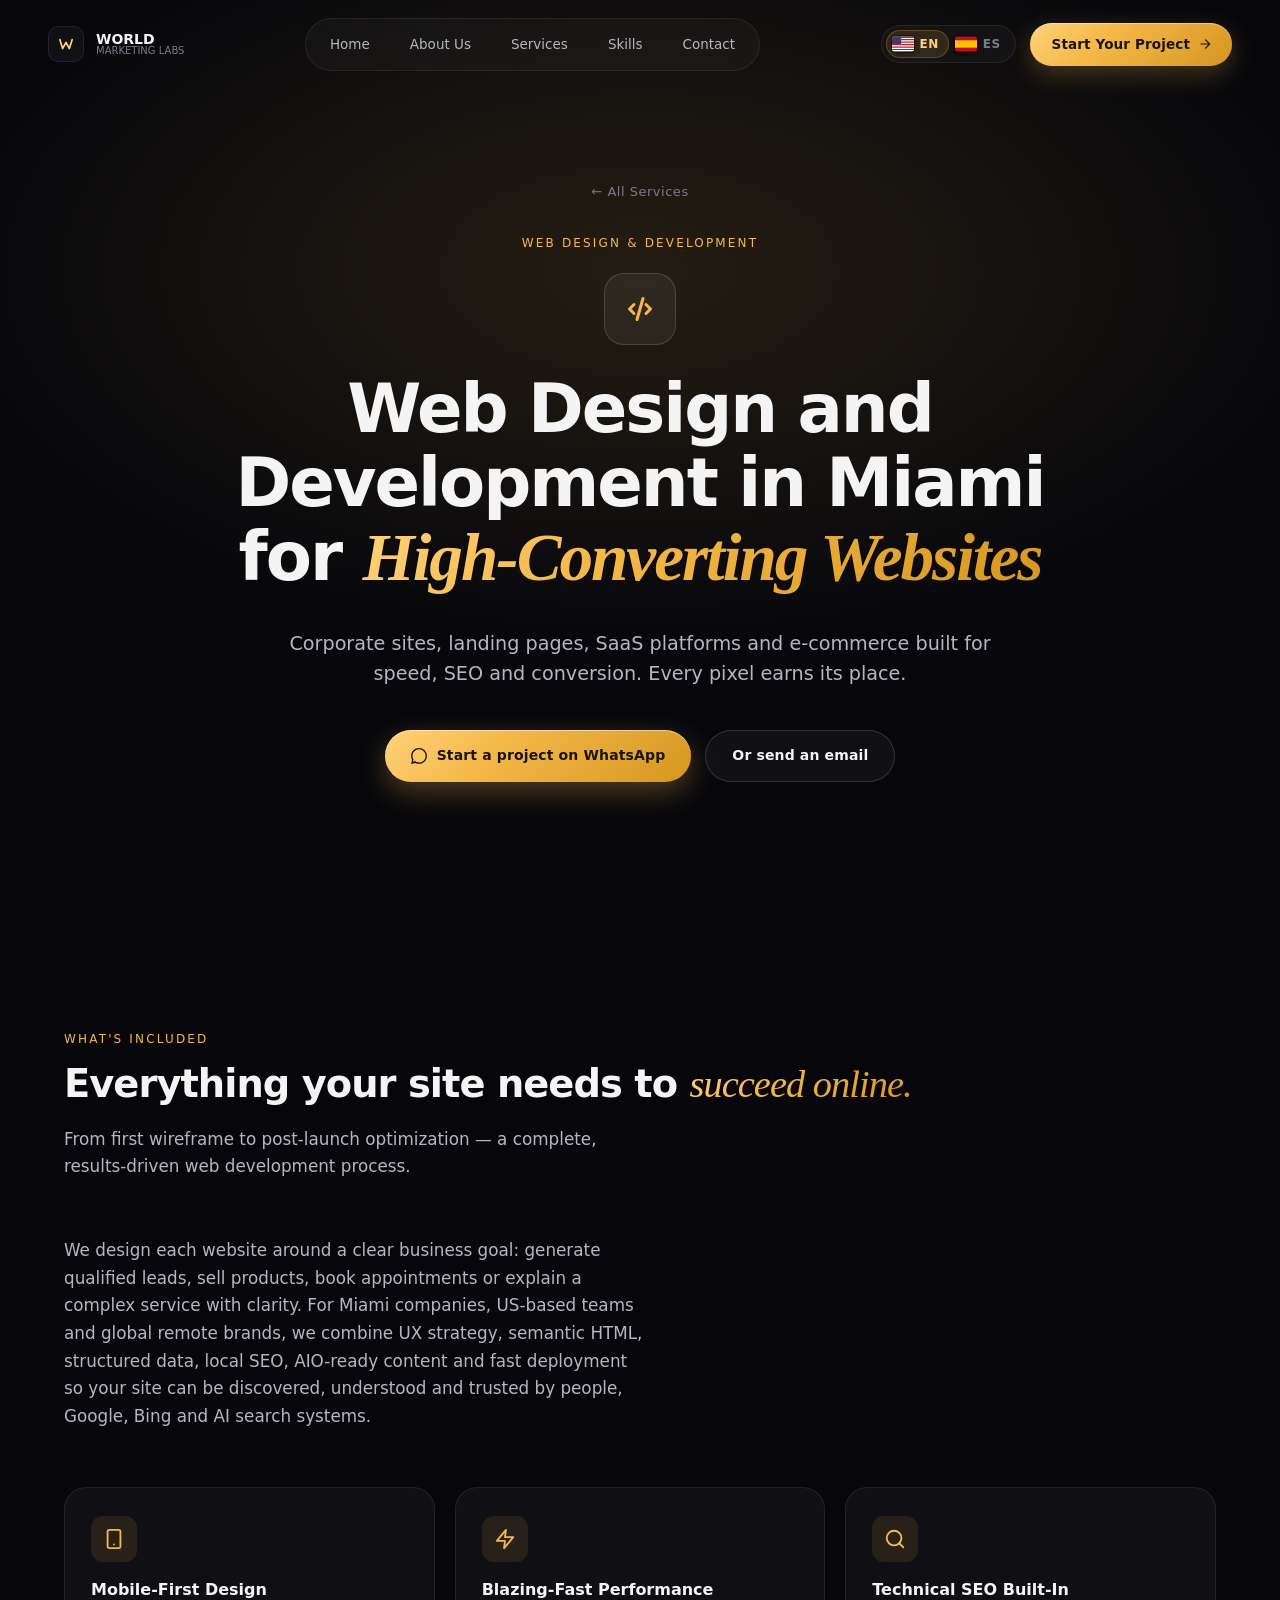
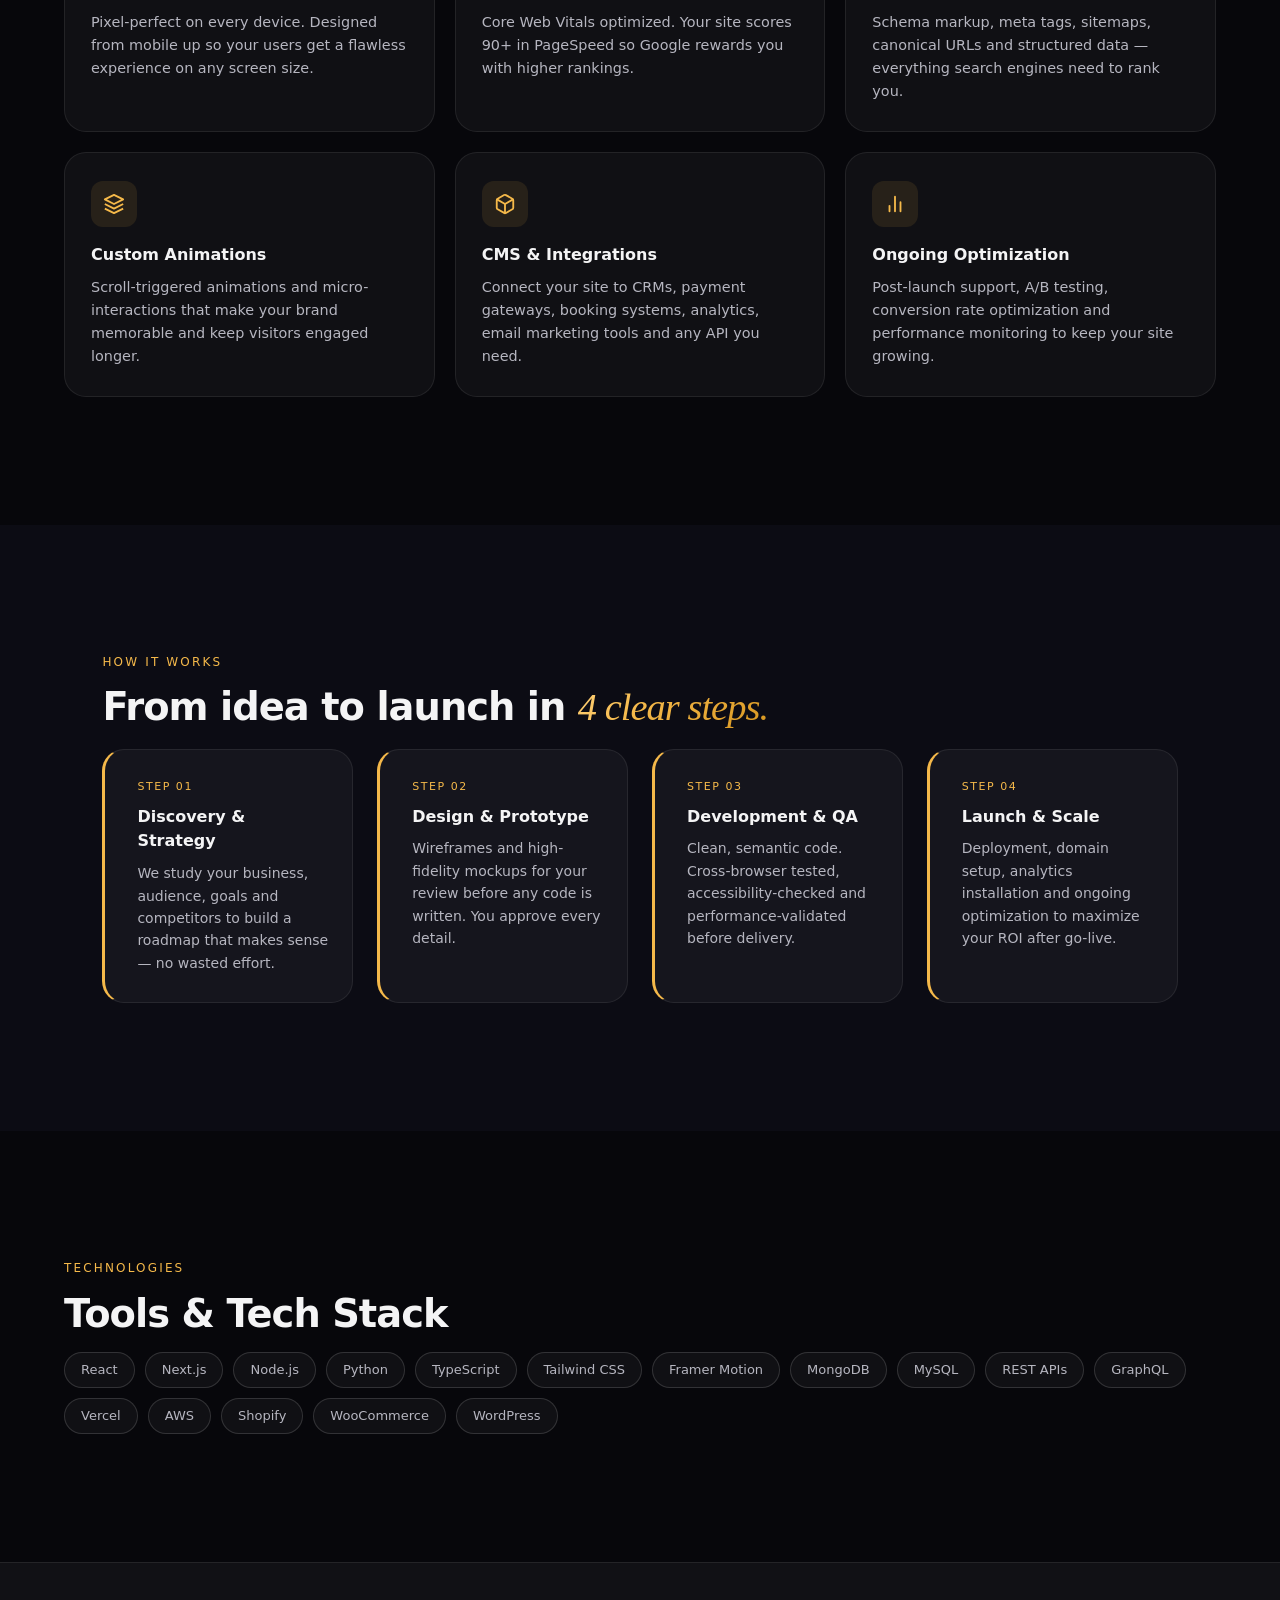
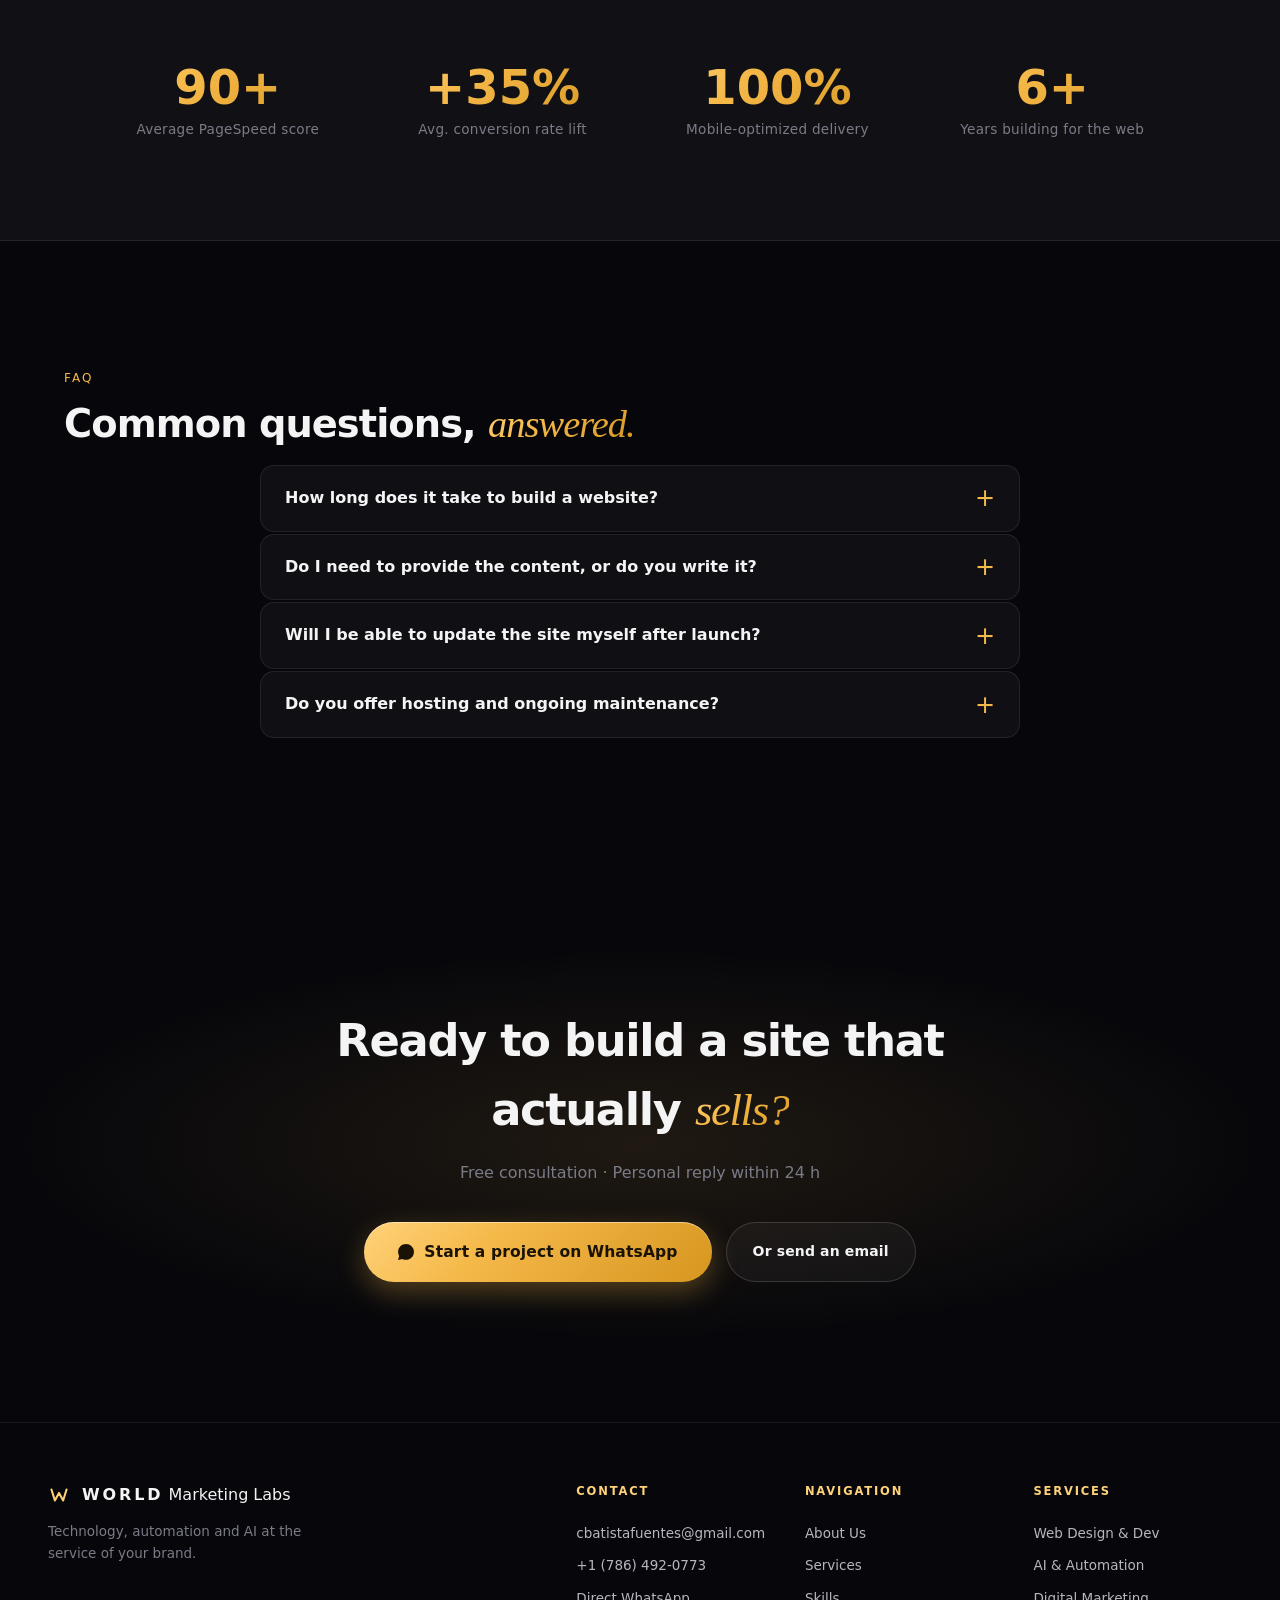
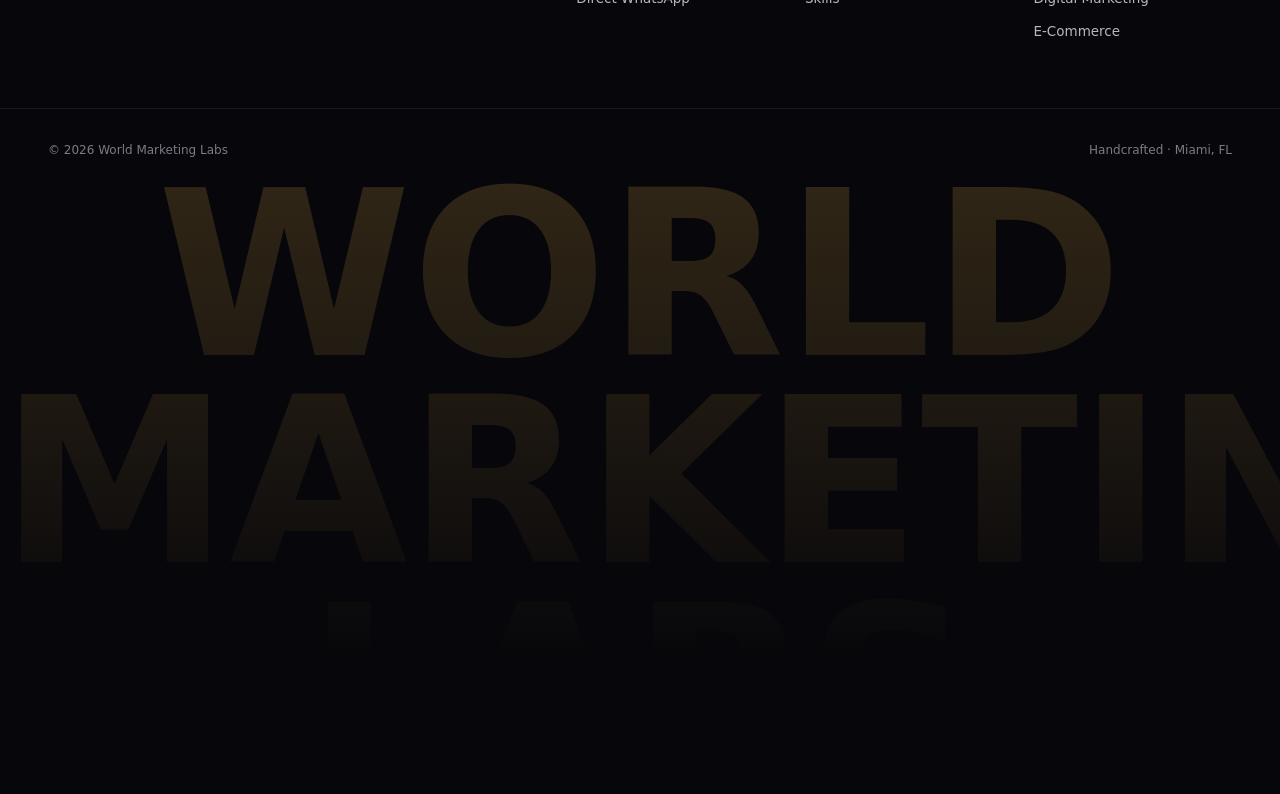
<file: services/web-design.html>
﻿<!DOCTYPE html>
<html lang="en">
<head>
<meta charset="UTF-8" />
<meta name="viewport" content="width=device-width, initial-scale=1.0, viewport-fit=cover" />
<meta name="description" content="Custom web design and website development in Miami: landing pages, WordPress, e-commerce and responsive websites built for SEO, speed and conversion." />
<meta name="robots" content="index, follow, max-image-preview:large" />
<link rel="canonical" href="https://www.worldmarketinglabs.com/services/web-design" />
<title>Web Design Miami | Websites, SEO &amp; Development | World Marketing Labs</title>
<meta name="author" content="World Marketing Labs" />
<meta name="theme-color" content="#0a0a0f" />
<meta name="keywords" content="web design Miami, website development Miami, landing pages Miami, WordPress development Miami, responsive web design, conversion websites" />
<meta property="og:title" content="Web Design Miami | Websites, SEO &amp; Development | World Marketing Labs" />
<meta property="og:description" content="Custom web design and website development in Miami: landing pages, WordPress, e-commerce and responsive websites built for SEO, speed and conversion." />
<meta property="og:type" content="article" />
<meta property="og:url" content="https://www.worldmarketinglabs.com/services/web-design" />
<meta property="og:site_name" content="World Marketing Labs" />
<meta property="og:locale" content="en_US" />
<meta property="og:locale:alternate" content="es_US" />
<meta property="og:image" content="https://www.worldmarketinglabs.com/assets/carlos.jpg" />
<meta name="twitter:card" content="summary_large_image" />
<meta name="twitter:title" content="Web Design Miami | Websites, SEO &amp; Development | World Marketing Labs" />
<meta name="twitter:description" content="Custom web design and website development in Miami: landing pages, WordPress, e-commerce and responsive websites built for SEO, speed and conversion." />
<meta name="twitter:image" content="https://www.worldmarketinglabs.com/assets/carlos.jpg" />
<script type="application/ld+json">{"@context":"https://schema.org","@graph":[{"@type":["Organization","LocalBusiness","ProfessionalService"],"@id":"https://www.worldmarketinglabs.com/#business","name":"World Marketing Labs","url":"https://www.worldmarketinglabs.com/","telephone":"+1-786-492-0773","email":"cbatistafuentes@gmail.com","image":"https://www.worldmarketinglabs.com/assets/carlos.jpg","address":{"@type":"PostalAddress","addressLocality":"Miami","addressRegion":"FL","addressCountry":"US"},"areaServed":[{"@type":"City","name":"Miami"},{"@type":"State","name":"Florida"},{"@type":"Country","name":"United States"},{"@type":"Place","name":"Remote clients worldwide"}],"slogan":"Websites, automation, marketing and IT systems that grow businesses.","sameAs":[]},{"@type":"WebSite","@id":"https://www.worldmarketinglabs.com/#website","url":"https://www.worldmarketinglabs.com/","name":"World Marketing Labs","publisher":{"@id":"https://www.worldmarketinglabs.com/#business"},"inLanguage":["en-US","es-US"]},{"@type":"ServicePage","@id":"https://www.worldmarketinglabs.com/services/web-design#webpage","url":"https://www.worldmarketinglabs.com/services/web-design","name":"Web Design Miami | Websites, SEO & Development | World Marketing Labs","description":"Custom web design and website development in Miami: landing pages, WordPress, e-commerce and responsive websites built for SEO, speed and conversion.","isPartOf":{"@id":"https://www.worldmarketinglabs.com/#website"},"about":{"@id":"https://www.worldmarketinglabs.com/#business"},"inLanguage":["en-US","es-US"]},{"@type":"Service","@id":"https://www.worldmarketinglabs.com/services/web-design#service","name":"Web design and website development","serviceType":"Web design and website development","description":"Custom web design and website development in Miami: landing pages, WordPress, e-commerce and responsive websites built for SEO, speed and conversion.","provider":{"@id":"https://www.worldmarketinglabs.com/#business"},"areaServed":[{"@type":"City","name":"Miami"},{"@type":"State","name":"Florida"},{"@type":"Country","name":"United States"},{"@type":"Place","name":"Remote clients worldwide"}],"availableChannel":{"@type":"ServiceChannel","serviceUrl":"https://www.worldmarketinglabs.com/services/web-design","servicePhone":"+1-786-492-0773","serviceSmsNumber":"+1-786-492-0773"}},{"@type":"BreadcrumbList","@id":"https://www.worldmarketinglabs.com/services/web-design#breadcrumb","itemListElement":[{"@type":"ListItem","position":1,"name":"Home","item":"https://www.worldmarketinglabs.com/"},{"@type":"ListItem","position":2,"name":"Services","item":"https://www.worldmarketinglabs.com/#services"},{"@type":"ListItem","position":3,"name":"Web design and website development","item":"https://www.worldmarketinglabs.com/services/web-design"}]}]}</script>
<link rel="icon" type="image/svg+xml" href="/favicon.svg?v=3" />
<link rel="stylesheet" href="../styles.min.css?v=20260612-marquee-title" />
<link rel="stylesheet" href="services.min.css?v=20260612-marquee-title" />
</head>
<body>

<!-- ============ Navbar ============ -->
<header class="nav" id="nav">
  <a href="/" class="nav__brand">
    <span class="nav__brand-mark">
      <svg viewBox="0 0 32 32" fill="none"><path d="M5 8 L10 24 L16 13 L22 24 L27 8" stroke="url(#gx)" stroke-width="3" stroke-linecap="round" stroke-linejoin="round"/><path d="M10 8 H22" stroke="url(#gx)" stroke-width="3" stroke-linecap="round" opacity=".62"/><defs><linearGradient id="gx" x1="0" y1="0" x2="32" y2="32"><stop offset="0" stop-color="#FFD27A"/><stop offset="1" stop-color="#F59E0B"/></linearGradient></defs></svg>
    </span>
    <span class="nav__brand-text"><strong>WORLD</strong><em>Marketing Labs</em></span>
  </a>

  <nav class="nav__links">
    <a href="/" data-i18n="nav.home">Home</a>
    <a href="/about" data-i18n="nav.about">About Us</a>
    <div class="has-dropdown">
      <a href="/#services" data-i18n="nav.services">Services
        <svg class="chev" viewBox="0 0 10 6" fill="none"><path d="M1 1l4 4 4-4" stroke="currentColor" stroke-width="1.5" stroke-linecap="round"/></svg>
      </a>
      <div class="nav__dropdown">
        <a href="/services/web-design"><svg viewBox="0 0 24 24" fill="none"><path d="M8 9l-3 3 3 3M16 9l3 3-3 3M14 5l-4 14" stroke="currentColor" stroke-width="2" stroke-linecap="round" stroke-linejoin="round"/></svg><span data-i18n="nav.dd.web">Web Design & Dev</span></a>
        <a href="/services/ai-automation"><svg viewBox="0 0 24 24" fill="none"><circle cx="12" cy="12" r="3" stroke="currentColor" stroke-width="2"/><path d="M12 1v6M12 17v6M4.22 4.22l4.24 4.24M15.54 15.54l4.24 4.24M1 12h6M17 12h6M4.22 19.78l4.24-4.24M15.54 8.46l4.24-4.24" stroke="currentColor" stroke-width="2" stroke-linecap="round"/></svg><span data-i18n="nav.dd.ai">AI & Automation</span></a>
        <a href="/services/digital-marketing"><svg viewBox="0 0 24 24" fill="none"><path d="M3 11l18-9-9 18-2-7-7-2z" stroke="currentColor" stroke-width="2" stroke-linejoin="round"/></svg><span data-i18n="nav.dd.mkt">Digital Marketing</span></a>
        <a href="/services/seo"><svg viewBox="0 0 24 24" fill="none"><circle cx="11" cy="11" r="8" stroke="currentColor" stroke-width="2"/><path d="m21 21-4.35-4.35" stroke="currentColor" stroke-width="2" stroke-linecap="round"/></svg><span data-i18n="nav.dd.seo">SEO & AIO</span></a>
        <a href="/services/google-ads"><svg viewBox="0 0 24 24" fill="none"><rect x="3" y="3" width="18" height="18" rx="2" stroke="currentColor" stroke-width="2"/><path d="M3 9h18M9 21V9" stroke="currentColor" stroke-width="2"/></svg><span data-i18n="nav.dd.gads">Google Ads</span></a>
        <a href="/services/social-media"><svg viewBox="0 0 24 24" fill="none"><path d="M18 2h-3a5 5 0 00-5 5v3H7v4h3v8h4v-8h3l1-4h-4V7a1 1 0 011-1h3z" stroke="currentColor" stroke-width="2" stroke-linejoin="round"/></svg><span data-i18n="nav.dd.social">Social Media Marketing</span></a>
        <a href="/services/social-management"><svg viewBox="0 0 24 24" fill="none"><path d="M17 21v-2a4 4 0 00-4-4H5a4 4 0 00-4 4v2M9 11a4 4 0 100-8 4 4 0 000 8zM23 21v-2a4 4 0 00-3-3.87M16 3.13a4 4 0 010 7.75" stroke="currentColor" stroke-width="2" stroke-linecap="round" stroke-linejoin="round"/></svg><span data-i18n="nav.dd.mgmt">Social Management</span></a>
        <a href="/services/ecommerce"><svg viewBox="0 0 24 24" fill="none"><path d="M6 2L3 6v14a2 2 0 002 2h14a2 2 0 002-2V6l-3-4z" stroke="currentColor" stroke-width="2" stroke-linejoin="round"/><line x1="3" y1="6" x2="21" y2="6" stroke="currentColor" stroke-width="2"/><path d="M16 10a4 4 0 01-8 0" stroke="currentColor" stroke-width="2" stroke-linecap="round"/></svg><span data-i18n="nav.dd.ecom">E-Commerce</span></a>
      </div>
    </div>
    <a href="/#skills" data-i18n="nav.skills">Skills</a>
    <a href="/#contact" data-i18n="nav.contact">Contact</a>
  </nav>

  <div class="nav__right">
    <div class="langswitch" role="group" aria-label="Language">
      <button class="langswitch__btn" data-lang="en" aria-label="English">
        <span class="langswitch__flag" aria-hidden="true"><svg viewBox="0 0 36 24" xmlns="http://www.w3.org/2000/svg"><rect width="36" height="24" fill="#fff"/><path d="M0 0h36v2H0zm0 4h36v2H0zm0 4h36v2H0zm0 4h36v2H0zm0 4h36v2H0zm0 4h36v2H0z" fill="#b22234"/><rect width="15" height="12" fill="#3c3b6e"/></svg></span>
        <span>EN</span>
      </button>
      <button class="langswitch__btn" data-lang="es" aria-label="Español">
        <span class="langswitch__flag" aria-hidden="true"><svg viewBox="0 0 36 24" xmlns="http://www.w3.org/2000/svg"><rect width="36" height="24" fill="#c60b1e"/><rect y="6" width="36" height="12" fill="#ffc400"/></svg></span>
        <span>ES</span>
      </button>
    </div>
    <a href="/#contact" class="nav__cta" data-wa="svc.wa.msg">
      <span data-i18n="nav.cta">Start Your Project</span>
      <svg viewBox="0 0 24 24" fill="none"><path d="M5 12h14M13 5l7 7-7 7" stroke="currentColor" stroke-width="2" stroke-linecap="round" stroke-linejoin="round"/></svg>
    </a>
  </div>
  <button class="nav__burger" id="burger" aria-label="Menu"><span></span><span></span></button>
</header>

<div class="mmenu" id="mmenu">
  <div class="mmenu__panels" id="mmenuPanels">
    <div class="mmenu__panel mmenu__panel--main">
      <a href="/" data-i18n="nav.home">Home</a>
      <a href="/about" data-i18n="nav.about">About Us</a>
      <button class="mmenu__has-sub" id="mmenuServicesTrigger">
        <span data-i18n="nav.services">Services</span>
        <svg viewBox="0 0 24 24" fill="none"><path d="M9 18l6-6-6-6" stroke="currentColor" stroke-width="2" stroke-linecap="round" stroke-linejoin="round"/></svg>
      </button>
      <a href="/#contact" data-i18n="nav.contact">Contact</a>
      <div class="langswitch langswitch--mobile" role="group">
        <button class="langswitch__btn" data-lang="en" aria-label="English"><span class="langswitch__flag" aria-hidden="true"><svg viewBox="0 0 36 24" xmlns="http://www.w3.org/2000/svg"><rect width="36" height="24" fill="#fff"/><path d="M0 0h36v2H0zm0 4h36v2H0zm0 4h36v2H0zm0 4h36v2H0zm0 4h36v2H0zm0 4h36v2H0z" fill="#b22234"/><rect width="15" height="12" fill="#3c3b6e"/></svg></span><span>English</span></button>
        <button class="langswitch__btn" data-lang="es" aria-label="Español"><span class="langswitch__flag" aria-hidden="true"><svg viewBox="0 0 36 24" xmlns="http://www.w3.org/2000/svg"><rect width="36" height="24" fill="#c60b1e"/><rect y="6" width="36" height="12" fill="#ffc400"/></svg></span><span>Español</span></button>
      </div>
      <a href="/#contact" class="mmenu__cta" data-i18n="nav.cta" data-wa="svc.wa.msg">Start Your Project</a>
    </div>
    <div class="mmenu__panel mmenu__panel--services">
      <button class="mmenu__back" id="mmenuBack">
        <svg viewBox="0 0 24 24" fill="none"><path d="M15 18l-6-6 6-6" stroke="currentColor" stroke-width="2" stroke-linecap="round" stroke-linejoin="round"/></svg>
        <span data-i18n="nav.back">Back</span>
      </button>
      <p class="mmenu__heading" data-i18n="nav.services">Services</p>
      <a href="/services/web-design" data-i18n="nav.dd.web">Web Design</a>
      <a href="/services/ai-automation" data-i18n="nav.dd.ai">AI &amp; Automation</a>
      <a href="/services/digital-marketing" data-i18n="nav.dd.mkt">Digital Marketing</a>
      <a href="/services/seo" data-i18n="nav.dd.seo">SEO &amp; AIO</a>
      <a href="/services/google-ads" data-i18n="nav.dd.gads">Google Ads</a>
      <a href="/services/social-media" data-i18n="nav.dd.social">Social Media</a>
      <a href="/services/social-management" data-i18n="nav.dd.mgmt">Social Management</a>
      <a href="/services/ecommerce" data-i18n="nav.dd.ecom">E-Commerce</a>
    </div>
  </div>
</div>

<main>

<!-- ============ SERVICE HERO ============ -->
<section class="svc-hero">
  <div class="svc-hero__inner reveal">
    <a href="/#services" class="svc-back" data-i18n="svc.back">← All Services</a>
    <div class="svc-hero__eyebrow" data-i18n="svc.eyebrow">Web Design & Development</div>
    <div class="svc-hero__icon">
      <svg viewBox="0 0 24 24" fill="none"><path d="M8 9l-3 3 3 3M16 9l3 3-3 3M14 5l-4 14" stroke="currentColor" stroke-width="2" stroke-linecap="round" stroke-linejoin="round"/></svg>
    </div>
    <h1 class="svc-hero__title" data-i18n-html="svc.hero.title">Web Design and Development in Miami for <em>High-Converting Websites</em></h1>
    <p class="svc-hero__lead" data-i18n="svc.hero.lead">Corporate sites, landing pages, SaaS platforms and e-commerce built for speed, SEO and conversion. Every pixel earns its place.</p>
    <div class="svc-hero__ctas">
      <a href="/#contact" class="btn btn--primary" data-wa="svc.wa.msg">
        <svg viewBox="0 0 24 24" fill="currentColor"><path d="M.057 24l1.687-6.163a11.867 11.867 0 01-1.587-5.946C.16 5.335 5.495 0 12.05 0a11.817 11.817 0 018.413 3.488 11.824 11.824 0 013.48 8.414c-.003 6.557-5.338 11.892-11.893 11.892a11.9 11.9 0 01-5.688-1.448L.057 24zm6.597-3.807c1.676.995 3.276 1.591 5.392 1.592 5.448 0 9.886-4.434 9.889-9.885.002-5.462-4.415-9.89-9.881-9.892-5.452 0-9.887 4.434-9.889 9.884a9.86 9.86 0 001.582 5.328l-1.001 3.667 3.908-1.694z"/></svg>
        <span data-i18n="svc.cta.wa">Start my project on WhatsApp</span>
      </a>
      <a href="mailto:cbatistafuentes@gmail.com" class="btn btn--ghost" data-i18n="svc.cta.email">Or send an email</a>
    </div>
  </div>
</section>

<!-- ============ WHAT'S INCLUDED ============ -->
<section class="svc-section">
  <div class="svc-section__eyebrow" data-i18n="svc.inc.eyebrow">What's Included</div>
  <h2 class="svc-section__title" data-i18n-html="svc.inc.title">Everything your site needs to <span class="ink">succeed online.</span></h2>
  <p class="svc-section__sub" data-i18n="svc.inc.sub">From first wireframe to post-launch optimization — a complete, results-driven web development process.</p>
  <p class="svc-section__sub" data-i18n="svc.inc.extra">We design each website around a clear business goal: generate qualified leads, sell products, book appointments or explain a complex service with clarity. For Miami companies, US-based teams and global remote brands, we combine UX strategy, semantic HTML, structured data, local SEO, AIO-ready content and fast deployment so your site can be discovered, understood and trusted by people, Google, Bing and AI search systems.</p>

  <div class="svc-features">
    <div class="svc-feature">
      <div class="svc-feature__icon"><svg viewBox="0 0 24 24" fill="none"><rect x="5" y="2" width="14" height="20" rx="2" stroke="currentColor" stroke-width="2"/><path d="M12 18h.01" stroke="currentColor" stroke-width="2" stroke-linecap="round"/></svg></div>
      <h3 data-i18n="svc.f1.title">Mobile-First Design</h3>
      <p data-i18n="svc.f1.desc">Pixel-perfect on every device. Designed from mobile up so your users get a flawless experience on any screen size.</p>
    </div>
    <div class="svc-feature">
      <div class="svc-feature__icon"><svg viewBox="0 0 24 24" fill="none"><path d="M13 2L3 14h9l-1 8 10-12h-9l1-8z" stroke="currentColor" stroke-width="2" stroke-linecap="round" stroke-linejoin="round"/></svg></div>
      <h3 data-i18n="svc.f2.title">Blazing-Fast Performance</h3>
      <p data-i18n="svc.f2.desc">Core Web Vitals optimized. Your site scores 90+ in PageSpeed so Google rewards you with higher rankings.</p>
    </div>
    <div class="svc-feature">
      <div class="svc-feature__icon"><svg viewBox="0 0 24 24" fill="none"><circle cx="11" cy="11" r="8" stroke="currentColor" stroke-width="2"/><path d="m21 21-4.35-4.35" stroke="currentColor" stroke-width="2" stroke-linecap="round"/></svg></div>
      <h3 data-i18n="svc.f3.title">Technical SEO Built-In</h3>
      <p data-i18n="svc.f3.desc">Schema markup, meta tags, sitemaps, canonical URLs and structured data — everything search engines need to rank you.</p>
    </div>
    <div class="svc-feature">
      <div class="svc-feature__icon"><svg viewBox="0 0 24 24" fill="none"><path d="M12 2L2 7l10 5 10-5-10-5zM2 17l10 5 10-5M2 12l10 5 10-5" stroke="currentColor" stroke-width="2" stroke-linejoin="round"/></svg></div>
      <h3 data-i18n="svc.f4.title">Custom Animations</h3>
      <p data-i18n="svc.f4.desc">Scroll-triggered animations and micro-interactions that make your brand memorable and keep visitors engaged longer.</p>
    </div>
    <div class="svc-feature">
      <div class="svc-feature__icon"><svg viewBox="0 0 24 24" fill="none"><path d="M21 16V8a2 2 0 00-1-1.73l-7-4a2 2 0 00-2 0l-7 4A2 2 0 003 8v8a2 2 0 001 1.73l7 4a2 2 0 002 0l7-4A2 2 0 0021 16z" stroke="currentColor" stroke-width="2"/><path d="M3.27 6.96L12 12.01l8.73-5.05M12 22.08V12" stroke="currentColor" stroke-width="2" stroke-linecap="round"/></svg></div>
      <h3 data-i18n="svc.f5.title">CMS & Integrations</h3>
      <p data-i18n="svc.f5.desc">Connect your site to CRMs, payment gateways, booking systems, analytics, email marketing tools and any API you need.</p>
    </div>
    <div class="svc-feature">
      <div class="svc-feature__icon"><svg viewBox="0 0 24 24" fill="none"><path d="M18 20V10M12 20V4M6 20v-6" stroke="currentColor" stroke-width="2" stroke-linecap="round" stroke-linejoin="round"/></svg></div>
      <h3 data-i18n="svc.f6.title">Ongoing Optimization</h3>
      <p data-i18n="svc.f6.desc">Post-launch support, A/B testing, conversion rate optimization and performance monitoring to keep your site growing.</p>
    </div>
  </div>
</section>

<!-- ============ PROCESS ============ -->
<section class="svc-section svc-section--dark">
  <div class="svc-section__inner">
    <div class="svc-section__eyebrow" data-i18n="svc.proc.eyebrow">How It Works</div>
    <h2 class="svc-section__title" data-i18n-html="svc.proc.title">From idea to launch in <span class="ink">4 clear steps.</span></h2>
    <div class="svc-steps">
      <div class="svc-step">
        <div class="svc-step__num">Step 01</div>
        <h3 data-i18n="svc.s1.title">Discovery & Strategy</h3>
        <p data-i18n="svc.s1.desc">We study your business, audience, goals and competitors to build a roadmap that makes sense — no wasted effort.</p>
      </div>
      <div class="svc-step">
        <div class="svc-step__num">Step 02</div>
        <h3 data-i18n="svc.s2.title">Design & Prototype</h3>
        <p data-i18n="svc.s2.desc">Wireframes and high-fidelity mockups for your review before any code is written. You approve every detail.</p>
      </div>
      <div class="svc-step">
        <div class="svc-step__num">Step 03</div>
        <h3 data-i18n="svc.s3.title">Development & QA</h3>
        <p data-i18n="svc.s3.desc">Clean, semantic code. Cross-browser tested, accessibility-checked and performance-validated before delivery.</p>
      </div>
      <div class="svc-step">
        <div class="svc-step__num">Step 04</div>
        <h3 data-i18n="svc.s4.title">Launch & Scale</h3>
        <p data-i18n="svc.s4.desc">Deployment, domain setup, analytics installation and ongoing optimization to maximize your ROI after go-live.</p>
      </div>
    </div>
  </div>
</section>

<!-- ============ TECH STACK ============ -->
<section class="svc-section">
  <div class="svc-section__eyebrow" data-i18n="svc.stack.eyebrow">Technologies</div>
  <h2 class="svc-section__title" data-i18n="svc.stack.title">Tools & Tech Stack</h2>
  <div class="svc-stack reveal">
    <span>React</span><span>Next.js</span><span>Node.js</span><span>Python</span>
    <span>TypeScript</span><span>Tailwind CSS</span><span>Framer Motion</span>
    <span>MongoDB</span><span>MySQL</span><span>REST APIs</span><span>GraphQL</span>
    <span>Vercel</span><span>AWS</span><span>Shopify</span><span>WooCommerce</span><span>WordPress</span>
  </div>
</section>

<!-- ============ STATS ============ -->
<div class="svc-stats">
  <div class="svc-stat">
    <div class="svc-stat__num">90+</div>
    <div class="svc-stat__lbl" data-i18n="svc.stat1">Average PageSpeed score</div>
  </div>
  <div class="svc-stat">
    <div class="svc-stat__num">+35%</div>
    <div class="svc-stat__lbl" data-i18n="svc.stat2">Avg. conversion rate lift</div>
  </div>
  <div class="svc-stat">
    <div class="svc-stat__num">100%</div>
    <div class="svc-stat__lbl" data-i18n="svc.stat3">Mobile-optimized delivery</div>
  </div>
  <div class="svc-stat">
    <div class="svc-stat__num">6+</div>
    <div class="svc-stat__lbl" data-i18n="svc.stat4">Years building for the web</div>
  </div>
</div>

<!-- ============ FAQ ============ -->
<section class="svc-section svc-faq">
  <div class="svc-section__eyebrow" data-i18n="svc.faq.eyebrow">FAQ</div>
  <h2 class="svc-section__title" data-i18n-html="svc.faq.title">Common questions, <span class="ink">answered.</span></h2>
  <div class="faq-list">
    <details class="faq-item">
      <summary data-i18n="svc.faq.q1">Loading...</summary>
      <div class="faq-body" data-i18n="svc.faq.a1">Loading...</div>
    </details>
    <details class="faq-item">
      <summary data-i18n="svc.faq.q2">Loading...</summary>
      <div class="faq-body" data-i18n="svc.faq.a2">Loading...</div>
    </details>
    <details class="faq-item">
      <summary data-i18n="svc.faq.q3">Loading...</summary>
      <div class="faq-body" data-i18n="svc.faq.a3">Loading...</div>
    </details>
    <details class="faq-item">
      <summary data-i18n="svc.faq.q4">Loading...</summary>
      <div class="faq-body" data-i18n="svc.faq.a4">Loading...</div>
    </details>
  </div>
</section>

<!-- ============ FINAL CTA ============ -->
<section class="svc-cta">
  <div class="svc-cta__inner reveal">
    <h2 class="svc-cta__title" data-i18n-html="svc.cta.title">Ready to build a site that actually <span class="ink">sells?</span></h2>
    <p class="svc-cta__sub" data-i18n="svc.cta.sub">Free consultation · Personal reply within 24 h</p>
    <div class="svc-cta__btns">
      <a href="/#contact" class="btn btn--primary btn--xl" data-wa="svc.wa.msg">
        <svg viewBox="0 0 24 24" fill="currentColor"><path d="M.057 24l1.687-6.163a11.867 11.867 0 01-1.587-5.946C.16 5.335 5.495 0 12.05 0a11.817 11.817 0 018.413 3.488 11.824 11.824 0 013.48 8.414c-.003 6.557-5.338 11.892-11.893 11.892a11.9 11.9 0 01-5.688-1.448L.057 24z"/></svg>
        <span data-i18n="svc.cta.wa">Start my project on WhatsApp</span>
      </a>
      <a href="mailto:cbatistafuentes@gmail.com" class="btn btn--ghost" data-i18n="svc.cta.email">Or send an email</a>
    </div>
  </div>
</section>

</main>

<!-- ============ FOOTER ============ -->
<footer class="footer">
  <div class="footer__inner">
    <div class="footer__brand">
      <div class="footer__logo">
        <svg viewBox="0 0 32 32" fill="none"><path d="M5 8 L10 24 L16 13 L22 24 L27 8" stroke="url(#gx2)" stroke-width="3" stroke-linecap="round" stroke-linejoin="round"/><path d="M10 8 H22" stroke="url(#gx2)" stroke-width="3" stroke-linecap="round" opacity=".62"/><defs><linearGradient id="gx2" x1="0" y1="0" x2="32" y2="32"><stop offset="0" stop-color="#FFD27A"/><stop offset="1" stop-color="#F59E0B"/></linearGradient></defs></svg>
        <span><strong>WORLD</strong> Marketing Labs</span>
      </div>
      <p data-i18n="footer.tagline">Technology, automation and AI at the service of your brand.</p>
    </div>
    <div class="footer__cols">
      <div>
        <h5 data-i18n="footer.contact.title">Contact</h5>
        <a href="mailto:cbatistafuentes@gmail.com">cbatistafuentes@gmail.com</a>
        <a href="tel:+17864920773">+1 (786) 492-0773</a>
        <a href="/#contact" data-i18n="footer.contact.wa">Direct WhatsApp</a>
      </div>
      <div>
        <h5 data-i18n="footer.nav.title">Navigation</h5>
        <a href="/about" data-i18n="nav.about">About Us</a>
        <a href="/#services" data-i18n="nav.services">Services</a>
        <a href="/#skills" data-i18n="nav.skills">Skills</a>
      </div>
      <div>
        <h5 data-i18n="footer.services.title">Services</h5>
        <a href="/services/web-design" data-i18n="nav.dd.web">Web Design & Dev</a>
        <a href="/services/ai-automation" data-i18n="nav.dd.ai">AI & Automation</a>
        <a href="/services/digital-marketing" data-i18n="nav.dd.mkt">Digital Marketing</a>
        <a href="/services/ecommerce" data-i18n="nav.dd.ecom">E-Commerce</a>
      </div>
    </div>
  </div>
  <div class="footer__bottom">
    <span>© <span id="yr">2026</span> World Marketing Labs</span>
    <span data-i18n="footer.built">Handcrafted · Miami, FL</span>
  </div>
  <div class="footer__giant" aria-hidden="true">WORLD MARKETING LABS</div>
</footer>

<script>
window.PAGE_I18N = {
  en: {
    'page.title': 'Web Design & Development | World Marketing Labs',
    'svc.eyebrow': 'Web Design & Development',
    'svc.hero.title': 'Web Design and Development in Miami for <em>High-Converting Websites</em>',
    'svc.hero.lead': 'Corporate sites, landing pages, SaaS platforms and e-commerce built for speed, SEO and conversion. Every pixel earns its place.',
    'svc.wa.msg': 'Hi! I\'m interested in Web Design & Development services. Can we talk?',
    'svc.inc.eyebrow': "What's Included",
    'svc.inc.title': 'Everything your site needs to <span class="ink">succeed online.</span>',
    'svc.inc.sub': 'From first wireframe to post-launch optimization — a complete, results-driven web development process.',
    'svc.inc.extra': 'We design each website around a clear business goal: generate qualified leads, sell products, book appointments or explain a complex service with clarity. For Miami companies, US-based teams and global remote brands, we combine UX strategy, semantic HTML, structured data, local SEO, AIO-ready content and fast deployment so your site can be discovered, understood and trusted by people, Google, Bing and AI search systems.',
    'svc.f1.title': 'Mobile-First Design', 'svc.f1.desc': 'Pixel-perfect on every device. Designed from mobile up so your users get a flawless experience on any screen size.',
    'svc.f2.title': 'Blazing-Fast Performance', 'svc.f2.desc': 'Core Web Vitals optimized. Your site scores 90+ in PageSpeed so Google rewards you with higher rankings.',
    'svc.f3.title': 'Technical SEO Built-In', 'svc.f3.desc': 'Schema markup, meta tags, sitemaps, canonical URLs and structured data — everything search engines need to rank you.',
    'svc.f4.title': 'Custom Animations', 'svc.f4.desc': 'Scroll-triggered animations and micro-interactions that make your brand memorable and keep visitors engaged longer.',
    'svc.f5.title': 'CMS & Integrations', 'svc.f5.desc': 'Connect your site to CRMs, payment gateways, booking systems, analytics, email marketing tools and any API you need.',
    'svc.f6.title': 'Ongoing Optimization', 'svc.f6.desc': 'Post-launch support, A/B testing, conversion rate optimization and performance monitoring to keep your site growing.',
    'svc.proc.eyebrow': 'How It Works',
    'svc.proc.title': 'From idea to launch in <span class="ink">4 clear steps.</span>',
    'svc.s1.title': 'Discovery & Strategy', 'svc.s1.desc': 'We study your business, audience, goals and competitors to build a roadmap that makes sense — no wasted effort.',
    'svc.s2.title': 'Design & Prototype', 'svc.s2.desc': 'Wireframes and high-fidelity mockups for your review before any code is written. You approve every detail.',
    'svc.s3.title': 'Development & QA', 'svc.s3.desc': 'Clean, semantic code. Cross-browser tested, accessibility-checked and performance-validated before delivery.',
    'svc.s4.title': 'Launch & Scale', 'svc.s4.desc': 'Deployment, domain setup, analytics installation and ongoing optimization to maximize your ROI after go-live.',
    'svc.stack.eyebrow': 'Technologies',
    'svc.stat1': 'Average PageSpeed score', 'svc.stat2': 'Avg. conversion rate lift',
    'svc.stat3': 'Mobile-optimized delivery', 'svc.stat4': 'Years building for the web',
    'svc.cta.title': 'Ready to build a site that actually <span class="ink">sells?</span>',
    'svc.faq.q1': 'How long does it take to build a website?', 'svc.faq.a1': 'A landing page or business site typically takes 2–4 weeks. A full multi-page site or SaaS platform can take 4–10 weeks depending on complexity, features and how quickly you provide content and feedback. We give you a clear timeline in our kickoff call.',
    'svc.faq.q2': 'Do I need to provide the content, or do you write it?', 'svc.faq.a2': 'You can do either. If you have existing copy and images we build around it. If you need content written, we offer copywriting as part of a full-service package. The more specific information you share about your business, the stronger the result.',
    'svc.faq.q3': 'Will I be able to update the site myself after launch?', 'svc.faq.a3': 'Yes. We build with content management systems and provide training so you can update text, images and basic elements without touching code. For bigger changes we are always available.',
    'svc.faq.q4': 'Do you offer hosting and ongoing maintenance?', 'svc.faq.a4': 'Yes. We can set up and manage your hosting on Vercel, AWS or your preferred provider. We also offer monthly maintenance retainers covering security updates, performance monitoring, backups and priority support for changes.',
  },
  es: {
    'page.title': 'Diseño Web & Desarrollo | World Marketing Labs',
    'svc.eyebrow': 'Diseño Web & Desarrollo',
    'svc.hero.title': 'Dise?o y desarrollo web en Miami para <em>sitios que convierten</em>',
    'svc.hero.lead': 'Sitios corporativos, landing pages, plataformas SaaS y e-commerce construidos para velocidad, SEO y conversión. Cada píxel tiene un propósito.',
    'svc.wa.msg': '¡Hola! Me interesa el servicio de Diseño y Desarrollo Web. ¿Podemos hablar?',
    'svc.inc.eyebrow': 'Qué Incluye',
    'svc.inc.title': 'Todo lo que tu sitio necesita para <span class="ink">triunfar en línea.</span>',
    'svc.inc.sub': 'Desde el primer wireframe hasta la optimización post-lanzamiento — un proceso de desarrollo web completo y orientado a resultados.',
    'svc.inc.extra': 'Diseñamos cada sitio web alrededor de un objetivo de negocio claro: generar leads calificados, vender productos, reservar citas o explicar un servicio complejo con claridad. Para empresas en Miami, equipos en Estados Unidos y marcas remotas globales, combinamos estrategia UX, HTML semántico, datos estructurados, SEO local, contenido listo para AIO y despliegue rápido para que tu web sea descubierta, entendida y confiable para personas, Google, Bing y sistemas de búsqueda con IA.',
    'svc.f1.title': 'Diseño Mobile-First', 'svc.f1.desc': 'Perfecto en cada dispositivo. Diseñado desde el móvil para que tus usuarios tengan una experiencia impecable en cualquier pantalla.',
    'svc.f2.title': 'Rendimiento Extremo', 'svc.f2.desc': 'Core Web Vitals optimizados. Tu sitio obtiene 90+ en PageSpeed para que Google te recompense con posiciones más altas.',
    'svc.f3.title': 'SEO Técnico Integrado', 'svc.f3.desc': 'Schema markup, meta tags, sitemaps, URLs canónicas y datos estructurados — todo lo que los motores de búsqueda necesitan.',
    'svc.f4.title': 'Animaciones Personalizadas', 'svc.f4.desc': 'Animaciones disparadas por scroll e interacciones que hacen tu marca memorable y mantienen a los visitantes más tiempo.',
    'svc.f5.title': 'CMS e Integraciones', 'svc.f5.desc': 'Conecta tu sitio a CRMs, pasarelas de pago, sistemas de reservas, analíticas, email marketing y cualquier API que necesites.',
    'svc.f6.title': 'Optimización Continua', 'svc.f6.desc': 'Soporte post-lanzamiento, pruebas A/B, optimización de conversión y monitoreo de rendimiento para que tu sitio siga creciendo.',
    'svc.proc.eyebrow': 'Cómo Funciona',
    'svc.proc.title': 'De la idea al lanzamiento en <span class="ink">4 pasos claros.</span>',
    'svc.s1.title': 'Descubrimiento y Estrategia', 'svc.s1.desc': 'Estudiamos tu negocio, audiencia, objetivos y competidores para construir un plan que tenga sentido — sin esfuerzo desperdiciado.',
    'svc.s2.title': 'Diseño y Prototipo', 'svc.s2.desc': 'Wireframes y maquetas de alta fidelidad para tu revisión antes de escribir código. Tú apruebas cada detalle.',
    'svc.s3.title': 'Desarrollo y QA', 'svc.s3.desc': 'Código limpio y semántico. Probado en todos los navegadores, accesibilidad verificada y rendimiento validado antes de la entrega.',
    'svc.s4.title': 'Lanzamiento y Escalada', 'svc.s4.desc': 'Despliegue, configuración de dominio, instalación de analíticas y optimización continua para maximizar tu ROI tras el lanzamiento.',
    'svc.stack.eyebrow': 'Tecnologías',
    'svc.stat1': 'Puntuación PageSpeed promedio', 'svc.stat2': 'Mejora promedio de conversión',
    'svc.stat3': 'Entrega optimizada para móvil', 'svc.stat4': 'Años construyendo para la web',
    'svc.cta.title': '¿Listo para construir un sitio que realmente <span class="ink">vende?</span>',
    'svc.faq.q1': '¿Cuánto tiempo lleva construir un sitio web?', 'svc.faq.a1': 'Una landing page o sitio corporativo típicamente lleva 2–4 semanas. Un sitio multipágina completo o plataforma SaaS puede tomar 4–10 semanas según la complejidad. Te damos un cronograma claro en nuestra llamada inicial.',
    'svc.faq.q2': '¿Necesito proporcionar el contenido o lo redactan ustedes?', 'svc.faq.a2': 'Puedes hacer cualquiera de las dos cosas. Si tienes textos e imágenes existentes, construimos sobre eso. Si necesitas contenido redactado, lo ofrecemos como parte de un paquete completo. Cuanta más información específica compartas, mejor será el resultado.',
    'svc.faq.q3': '¿Podré actualizar el sitio yo mismo después del lanzamiento?', 'svc.faq.a3': 'Sí. Construimos con sistemas de gestión de contenido y proporcionamos capacitación para que puedas actualizar textos, imágenes y elementos básicos sin tocar código. Para cambios más grandes siempre estamos disponibles.',
    'svc.faq.q4': '¿Ofrecen hosting y mantenimiento continuo?', 'svc.faq.a4': 'Sí. Podemos configurar y gestionar tu hosting en Vercel, AWS o el proveedor de tu preferencia. También ofrecemos retainers mensuales de mantenimiento cubriendo actualizaciones de seguridad, copias de seguridad y soporte prioritario para cambios.',
  }
};
</script>
<script src="services.min.js?v=20260612-marquee-title"></script>
</body>
</html>
</file>
<file: styles.min.css>
:root{--bg:#07070b;--bg-2:#0c0c14;--surface:rgba(255, 255, 255, 0.04);--surface-2:rgba(255, 255, 255, 0.06);--line:rgba(255, 255, 255, 0.08);--line-strong:rgba(255, 255, 255, 0.14);--ink:#f4f4f5;--ink-soft:#b6b6c0;--ink-mute:#7b7b88;--gold:#f5b94a;--gold-2:#ffd27a;--gold-3:#d6961f;--accent-grad:linear-gradient(135deg, #ffd27a 0%, #f5b94a 35%, #d6961f 100%);--accent-grad-2:linear-gradient(135deg, #ffe9b8 0%, #f5b94a 50%, #b16d00 100%);--green:#25d366;--blue:#5eead4;--radius:22px;--radius-sm:14px;--ease:cubic-bezier(.22,.61,.36,1);--container:1680px}*{box-sizing:border-box}::selection{background:var(--gold);color:#1a1305}body,html{margin:0;padding:0;background:var(--bg);color:var(--ink);font-family:system-ui,-apple-system,BlinkMacSystemFont,"Segoe UI",sans-serif;font-size:16px;line-height:1.55;-webkit-font-smoothing:antialiased;-moz-osx-font-smoothing:grayscale;text-rendering:optimizeLegibility;overflow-x:hidden;scroll-behavior:smooth}body.is-loading{overflow:hidden}a{color:inherit;text-decoration:none}img{max-width:100%;display:block}ol,ul{list-style:none;padding:0;margin:0}button{font-family:inherit;cursor:pointer;border:0;background:0 0;color:inherit}.preloader{position:fixed;inset:0;background:var(--bg);z-index:9999;display:grid;place-items:center;transition:opacity .6s var(--ease),visibility .6s var(--ease)}.preloader.is-done{opacity:0;visibility:hidden}.preloader__inner{width:min(640px,80vw);text-align:center}.preloader__logo{display:flex;align-items:center;justify-content:center;gap:16px;font-family:system-ui,-apple-system,BlinkMacSystemFont,"Segoe UI",sans-serif;font-weight:700;letter-spacing:.3em;font-size:clamp(14px, 1.5vw, 18px);color:var(--ink-soft);margin-bottom:28px}.preloader__x{display:inline-grid;place-items:center;width:42px;height:42px;border-radius:50%;background:var(--accent-grad);box-shadow:0 8px 32px rgba(245,185,74,.4)}.preloader__x svg{width:22px;height:22px}.preloader__sep{width:32px;height:1px;background:linear-gradient(90deg,transparent,var(--ink-mute),transparent)}.preloader__bar{width:100%;height:2px;background:rgba(255,255,255,.06);border-radius:2px;overflow:hidden}.preloader__bar span{display:block;height:100%;width:0%;background:var(--accent-grad);transition:width .15s linear}.preloader__counter{margin-top:14px;font-family:system-ui,-apple-system,BlinkMacSystemFont,"Segoe UI",sans-serif;font-weight:500;color:var(--ink-mute);font-variant-numeric:tabular-nums}.bg-fx{position:fixed;inset:0;z-index:-1;overflow:hidden;pointer-events:none}.bg-grid{position:absolute;inset:0;background-image:linear-gradient(rgba(255,255,255,.025) 1px,transparent 1px),linear-gradient(90deg,rgba(255,255,255,.025) 1px,transparent 1px);background-size:60px 60px;mask-image:radial-gradient(ellipse at 50% 30%,#000 30%,transparent 80%);-webkit-mask-image:radial-gradient(ellipse at 50% 30%,#000 30%,transparent 80%)}.bg-aurora{position:absolute;width:50vw;height:50vw;border-radius:50%;filter:blur(120px);opacity:.55;animation:float 18s var(--ease) infinite alternate}.bg-aurora--1{top:-10%;left:-10%;background:radial-gradient(circle,#ffd27a55,transparent 60%)}.bg-aurora--2{bottom:-20%;right:-10%;background:radial-gradient(circle,#d6961f33,transparent 65%);animation-delay:-6s}.bg-aurora--3{top:40%;left:30%;width:30vw;height:30vw;background:radial-gradient(circle,#5eead422,transparent 70%);animation-delay:-12s}.bg-noise{position:absolute;inset:0;background-image:url("data:image/svg+xml,%3Csvg viewBox='0 0 200 200' xmlns='http://www.w3.org/2000/svg'%3E%3Cfilter id='n'%3E%3CfeTurbulence type='fractalNoise' baseFrequency='0.85' numOctaves='2' stitchTiles='stitch'/%3E%3C/filter%3E%3Crect width='100%25' height='100%25' filter='url(%23n)' opacity='0.6'/%3E%3C/svg%3E");opacity:.045;mix-blend-mode:overlay}@keyframes float{0%{transform:translate(0,0) scale(1)}100%{transform:translate(8vw,5vh) scale(1.2)}}.nav{position:fixed;top:0;left:0;right:0;z-index:100;display:flex;align-items:center;justify-content:space-between;gap:24px;padding:18px clamp(20px,4vw,48px);transition:all .35s var(--ease)}.nav.is-scrolled{backdrop-filter:blur(14px) saturate(160%);-webkit-backdrop-filter:blur(14px) saturate(160%);background:rgba(7,7,11,.7);border-bottom:1px solid var(--line);padding-top:12px;padding-bottom:12px}.nav__brand{display:flex;align-items:center;gap:12px;font-family:system-ui,-apple-system,BlinkMacSystemFont,"Segoe UI",sans-serif}.nav__brand-mark{width:36px;height:36px;display:grid;place-items:center;background:rgba(255,255,255,.04);border:1px solid var(--line);border-radius:10px;transition:transform .4s var(--ease)}.nav__brand:hover .nav__brand-mark{transform:rotate(180deg)}.nav__brand-mark svg{width:18px;height:18px}.nav__brand-text{display:flex;flex-direction:column;line-height:1}.nav__brand-text strong{font-size:14px;letter-spacing:0;font-weight:700}.nav__brand-text em{font-style:normal;font-size:10px;letter-spacing:0;color:var(--ink-mute);text-transform:uppercase}.nav__links{display:flex;align-items:center;gap:4px;background:rgba(255,255,255,.03);border:1px solid var(--line);padding:6px;border-radius:100px;backdrop-filter:blur(10px)}.nav__links a{padding:9px 18px;font-size:13.5px;font-weight:500;color:var(--ink-soft);border-radius:100px;transition:all .25s var(--ease);position:relative}.nav__links a:hover{color:var(--ink);background:rgba(255,255,255,.05)}.has-dropdown{position:relative}.has-dropdown>a{display:inline-flex!important;align-items:center;gap:5px}.has-dropdown>a .chev{width:10px;height:10px;transition:transform .2s}.has-dropdown:focus-within>a .chev,.has-dropdown:hover>a .chev{transform:rotate(180deg)}.nav__dropdown{position:absolute;top:100%;left:50%;transform:translateX(-50%) translateY(-6px);min-width:240px;padding-top:14px;background:0 0;opacity:0;pointer-events:none;transition:opacity .2s var(--ease),transform .2s var(--ease);z-index:200}.nav__dropdown::before{content:'';position:absolute;inset:14px 0 0 0;background:rgba(10,10,18,.96);backdrop-filter:blur(24px);-webkit-backdrop-filter:blur(24px);border:1px solid var(--line-strong);border-radius:var(--radius-sm);z-index:-1}.has-dropdown:focus-within .nav__dropdown,.has-dropdown:hover .nav__dropdown{opacity:1;pointer-events:auto;transform:translateX(-50%) translateY(0)}.nav__dropdown a{display:flex!important;align-items:center;gap:10px;padding:10px 14px;border-radius:9px;font-size:13.5px!important;color:var(--ink-soft)!important;transition:background .15s,color .15s;background:0 0}.nav__dropdown a:hover{background:var(--surface-2);color:var(--ink)!important}.nav__dropdown a svg{width:16px;height:16px;flex-shrink:0;opacity:.7}.nav__right{display:flex;align-items:center;gap:14px}.langswitch{display:inline-flex;align-items:center;background:rgba(255,255,255,.03);border:1px solid var(--line);padding:4px;border-radius:100px;backdrop-filter:blur(10px)}.langswitch__btn{display:inline-flex;align-items:center;gap:6px;padding:6px 10px 6px 6px;border-radius:100px;font-family:system-ui,-apple-system,BlinkMacSystemFont,"Segoe UI",sans-serif;font-size:12px;font-weight:600;color:var(--ink-mute);letter-spacing:.04em;transition:all .25s var(--ease);cursor:pointer}.langswitch__btn:hover{color:var(--ink)}.langswitch__btn.is-active{background:rgba(245,185,74,.12);color:var(--gold-2);box-shadow:inset 0 0 0 1px rgba(245,185,74,.25)}.langswitch__flag{display:inline-flex;width:22px;height:16px;border-radius:3px;overflow:hidden;flex-shrink:0;box-shadow:0 0 0 1px rgba(0,0,0,.4),0 2px 6px rgba(0,0,0,.4)}.langswitch__flag svg{width:100%;height:100%;display:block}.langswitch--mobile{flex-direction:row;gap:6px;padding:6px;margin-top:12px}.langswitch--mobile .langswitch__btn{padding:8px 14px 8px 10px;font-size:14px}.langswitch--mobile .langswitch__flag{width:28px;height:20px}.nav__cta{display:inline-flex;align-items:center;gap:8px;padding:11px 20px 11px 22px;border-radius:100px;background:var(--accent-grad);color:#1a1305;font-weight:600;font-size:13.5px;letter-spacing:.01em;box-shadow:0 8px 24px rgba(245,185,74,.25),inset 0 1px 0 rgba(255,255,255,.4);transition:transform .35s var(--ease),box-shadow .35s var(--ease)}.nav__cta:hover{box-shadow:0 12px 36px rgba(245,185,74,.4),inset 0 1px 0 rgba(255,255,255,.4)}.nav__cta svg{width:14px;height:14px}.nav__burger{display:none;width:40px;height:40px;flex-direction:column;gap:5px;justify-content:center;align-items:center}.nav__burger span{width:22px;height:2px;background:var(--ink);border-radius:2px;transition:all .3s var(--ease)}.nav__burger.is-open span:first-child{transform:translateY(3.5px) rotate(45deg)}.nav__burger.is-open span:last-child{transform:translateY(-3.5px) rotate(-45deg)}.mmenu{position:fixed;top:0;right:0;bottom:0;left:0;background:rgba(7,7,11,.95);backdrop-filter:blur(20px);z-index:90;display:none;overflow:hidden;opacity:0;pointer-events:none;transition:opacity .35s var(--ease)}.mmenu.is-open{opacity:1;pointer-events:all}.mmenu__panels{position:absolute;top:0;left:0;display:flex;width:200%;height:100%;transition:transform .35s var(--ease)}.mmenu__panels.is-sub{transform:translateX(-50%)}.mmenu__panel{width:50%;height:100%;display:flex;flex-direction:column;justify-content:center;align-items:center;gap:20px;font-size:22px;font-family:system-ui,-apple-system,BlinkMacSystemFont,"Segoe UI",sans-serif;font-weight:600;padding:48px 24px;overflow-y:auto;box-sizing:border-box}.mmenu__panel a{color:var(--ink);padding:8px 0}.mmenu__cta{color:var(--gold-2)!important}.mmenu__has-sub{display:flex;align-items:center;gap:8px;background:0 0;border:none;color:var(--ink);font-size:22px;font-family:system-ui,-apple-system,BlinkMacSystemFont,"Segoe UI",sans-serif;font-weight:600;cursor:pointer;padding:8px 0}.mmenu__has-sub svg{width:18px;height:18px;flex-shrink:0;opacity:.6}.mmenu__back{display:flex;align-items:center;gap:6px;background:0 0;border:none;color:var(--gold-2);font-size:15px;font-family:system-ui,-apple-system,BlinkMacSystemFont,"Segoe UI",sans-serif;font-weight:600;cursor:pointer;padding:8px 0;align-self:flex-start;margin-bottom:12px;letter-spacing:.02em}.mmenu__back svg{width:16px;height:16px}.mmenu__panel--services .mmenu__heading{font-size:13px;letter-spacing:.12em;text-transform:uppercase;color:rgba(255,255,255,.35);margin-bottom:4px;align-self:flex-start}@media (max-width:880px){.nav__links,.nav__right{display:none}.nav__burger{display:flex}.mmenu{display:block}}.eyebrow{display:inline-flex;align-items:center;gap:10px;font-family:system-ui,-apple-system,BlinkMacSystemFont,"Segoe UI",sans-serif;font-size:12px;letter-spacing:.28em;text-transform:uppercase;color:var(--ink-mute);margin-bottom:24px}.eyebrow span:first-child{display:inline-grid;place-items:center;width:32px;height:32px;border-radius:50%;background:var(--accent-grad);color:#1a1305;font-weight:700;font-size:11px;letter-spacing:0;flex-shrink:0}.section__title{font-family:system-ui,-apple-system,BlinkMacSystemFont,"Segoe UI",sans-serif;font-size:clamp(2rem, 4.6vw, 4rem);font-weight:700;line-height:1.06;letter-spacing:-.025em;margin:0 0 18px}.ink{background:var(--accent-grad);-webkit-background-clip:text;background-clip:text;color:transparent;font-family:Georgia,"Times New Roman",serif;font-style:italic;font-weight:400;display:inline-block;padding-bottom:.15em;line-height:1.1}.section__sub{font-size:clamp(1rem, 1.2vw, 1.125rem);color:var(--ink-soft);max-width:60ch;line-height:1.65}.section{max-width:var(--container);margin:0 auto;padding:clamp(80px,12vw,160px) clamp(20px,4vw,48px);position:relative;scroll-margin-top:104px}.section__head{margin-bottom:clamp(40px,6vw,80px)}.section__head--split{display:grid;grid-template-columns:minmax(0,1.08fr) minmax(280px,.72fr);align-items:end;gap:clamp(28px,5vw,76px)}.section__head--split .section__sub{margin:0}@media (max-width:860px){.section__head--split{grid-template-columns:1fr;align-items:start}}.hero{position:relative;min-height:100svh;display:flex;flex-direction:column;width:100%;max-width:none;margin:0;padding:155px clamp(24px,5vw,96px) 80px}.hero__inner{display:grid;grid-template-columns:minmax(0,1.05fr) minmax(360px,.95fr);gap:clamp(48px,7vw,132px);align-items:center;width:min(100%,var(--container));margin-top:auto;margin-bottom:auto;margin-left:auto;margin-right:auto}@media (max-width:980px){.hero__inner{grid-template-columns:1fr;gap:60px}.hero__title{font-size:4.2rem}}@media (max-width:760px){.hero__title{font-size:3.45rem;line-height:1.08}.hero__lead{max-width:44ch}}.hero__marquee{position:absolute;top:90px;left:0;right:0;overflow:hidden;border-top:1px solid var(--line);border-bottom:1px solid var(--line);padding:14px 0;background:rgba(255,255,255,.015);backdrop-filter:blur(4px)}.marquee__track{display:flex;align-items:center;width:max-content;white-space:nowrap;font-family:system-ui,-apple-system,BlinkMacSystemFont,"Segoe UI",sans-serif;font-size:13px;letter-spacing:0;text-transform:uppercase;color:var(--ink-mute);animation:marquee 90s linear infinite;will-change:transform}.marquee__group{display:flex;align-items:center;flex:0 0 auto;gap:36px;padding-right:36px}.marquee__group b{color:rgba(255,255,255,.22);font-weight:600}.marquee__group span:nth-child(4n+1){color:var(--ink)}@keyframes marquee{from{transform:translate3d(0,0,0)}to{transform:translate3d(-50%,0,0)}}.badge{display:inline-flex;align-items:center;gap:10px;padding:8px 14px;border:1px solid var(--line-strong);border-radius:100px;background:rgba(255,255,255,.03);font-size:12.5px;color:var(--ink-soft);margin-bottom:28px;font-family:system-ui,-apple-system,BlinkMacSystemFont,"Segoe UI",sans-serif;letter-spacing:.04em}.badge__dot{width:8px;height:8px;border-radius:50%;background:#4ade80;box-shadow:0 0 0 4px rgba(74,222,128,.18);animation:pulse 1.8s ease-in-out infinite}@keyframes pulse{0%,100%{box-shadow:0 0 0 4px rgba(74,222,128,.18)}50%{box-shadow:0 0 0 8px rgba(74,222,128,.08)}}.hero__title{font-family:system-ui,-apple-system,BlinkMacSystemFont,"Segoe UI",sans-serif;font-size:5.25rem;line-height:1.05;letter-spacing:0;font-weight:700;margin:0 0 36px;isolation:isolate}.hero__title .line{display:block;overflow:hidden;padding-bottom:.03em;opacity:0;animation:.7s var(--ease) .05s forwards}.hero__title .line>span{display:inline-block;max-width:100%}.hero__title .line:first-child{animation-name:heroLineLeft}.hero__title .line:nth-child(2){animation-name:heroLineRight}.hero__title .line:nth-child(3){animation-name:heroLineLeft}.hero__title .line:nth-child(4){animation-name:heroLineRight}@keyframes heroLineLeft{from{opacity:0;transform:translateX(-90px)}to{opacity:1;transform:translateX(0)}}@keyframes heroLineRight{from{opacity:0;transform:translateX(90px)}to{opacity:1;transform:translateX(0)}}.hero__title em{font-family:Georgia,"Times New Roman",serif;font-style:italic;font-weight:400;color:var(--gold-2)}.hero__title .line--accent,.hero__title .line--accent>span{background:var(--accent-grad);-webkit-background-clip:text;background-clip:text;color:transparent;-webkit-text-fill-color:transparent}.hero__title .line--accent{filter:none;text-shadow:none}.hero__lead{max-width:56ch;font-size:clamp(1rem, 1.2vw, 1.18rem);color:var(--ink-soft);line-height:1.6;margin:0 0 36px}.hero__lead strong{color:var(--ink);font-weight:600}.hero__lead em{font-style:normal;color:var(--gold-2)}.hero__ctas{display:flex;flex-wrap:wrap;gap:14px;margin-bottom:56px}.btn{position:relative;display:inline-flex;align-items:center;justify-content:center;gap:10px;padding:14px 26px;border-radius:100px;font-weight:600;font-size:14px;letter-spacing:.01em;transition:transform .35s var(--ease),box-shadow .35s var(--ease),background .35s var(--ease);overflow:hidden;white-space:nowrap}.btn svg{width:16px;height:16px}.btn--primary{background:var(--accent-grad);color:#1a1305;box-shadow:0 10px 28px rgba(245,185,74,.3),inset 0 1px 0 rgba(255,255,255,.45)}.btn--primary:hover{box-shadow:0 14px 40px rgba(245,185,74,.45),inset 0 1px 0 rgba(255,255,255,.45)}.btn--ghost{background:rgba(255,255,255,.04);border:1px solid var(--line-strong);color:var(--ink)}.btn--ghost:hover{background:rgba(255,255,255,.07);border-color:var(--gold-2)}.btn--xl{padding:18px 34px;font-size:15.5px}.hero__stats{display:grid;grid-template-columns:repeat(3,1fr);gap:20px;padding-top:36px;border-top:1px solid var(--line);max-width:560px}@media (max-width:540px){.hero__stats{grid-template-columns:1fr}}.stat__num{font-family:system-ui,-apple-system,BlinkMacSystemFont,"Segoe UI",sans-serif;font-size:clamp(1.6rem, 2.4vw, 2.2rem);font-weight:700;background:var(--accent-grad);-webkit-background-clip:text;background-clip:text;color:transparent;letter-spacing:-.02em;font-variant-numeric:tabular-nums}.stat__lbl{font-size:12.5px;color:var(--ink-mute);line-height:1.4;margin-top:4px}.hero__right{position:relative;display:flex;flex-direction:column;align-items:center;justify-content:center}.company-visual{position:relative;width:100%;max-width:420px;padding:48px 40px;border-radius:32px;background:linear-gradient(135deg,rgba(245,185,74,.07),rgba(214,150,31,.04)),rgba(255,255,255,.025);border:1px solid var(--line-strong);box-shadow:0 30px 80px rgba(0,0,0,.4),0 0 0 1px rgba(255,210,122,.08) inset;text-align:center;transform-style:preserve-3d}.company-visual::before{content:'';position:absolute;width:360px;height:360px;border-radius:50%;background:radial-gradient(circle,rgba(245,185,74,.22) 0,rgba(245,185,74,.06) 45%,transparent 70%);top:-90px;right:-110px;z-index:-1;animation:cv-float-a 7s ease-in-out infinite;pointer-events:none}.company-visual::after{content:'';position:absolute;width:260px;height:260px;border-radius:50%;background:radial-gradient(circle,rgba(214,150,31,.16) 0,rgba(245,185,74,.04) 50%,transparent 70%);bottom:-70px;left:-80px;z-index:-1;animation:cv-float-b 9s ease-in-out infinite;pointer-events:none}@keyframes cv-float-a{0%,100%{transform:translate(0,0) scale(1);opacity:.7}50%{transform:translate(14px,-20px) scale(1.08);opacity:1}}@keyframes cv-float-b{0%,100%{transform:translate(0,0) scale(1);opacity:.5}50%{transform:translate(-12px,14px) scale(1.12);opacity:.85}}@keyframes spin{to{transform:rotate(360deg)}}.company-visual__logo{display:flex;justify-content:center;margin-bottom:20px}.company-visual__logo svg{width:80px;height:80px;filter:drop-shadow(0 0 24px rgba(245,185,74,.5))}.company-visual__name{font-family:system-ui,-apple-system,BlinkMacSystemFont,"Segoe UI",sans-serif;font-size:1.4rem;letter-spacing:0;margin-bottom:8px}.company-visual__name strong{font-weight:800;color:var(--ink)}.company-visual__name em{font-style:normal;font-weight:400;font-size:.85em;color:var(--ink-mute);letter-spacing:0;display:block;text-transform:uppercase}.company-visual__tagline{font-size:12px;letter-spacing:0;text-transform:uppercase;color:var(--gold);margin:0 0 28px}.company-visual__chips{display:flex;flex-wrap:wrap;gap:8px;justify-content:center;margin-bottom:28px}.company-visual__chips span{display:inline-flex;align-items:center;gap:6px;padding:8px 14px;background:rgba(255,255,255,.04);border:1px solid var(--line);border-radius:100px;font-size:12.5px;font-weight:500;color:var(--ink-soft);white-space:nowrap}.company-visual__chips svg{width:13px;height:13px;color:var(--gold-2);flex-shrink:0}.company-visual__cta{display:inline-flex;align-items:center;gap:6px;font-size:13px;font-weight:600;letter-spacing:.04em;color:var(--gold);text-decoration:none;opacity:.85;transition:opacity .2s,gap .2s}.company-visual__cta:hover{opacity:1;gap:10px}.scrollhint{position:absolute;bottom:28px;left:50%;transform:translateX(-50%);display:flex;flex-direction:column;align-items:center;gap:8px;color:var(--ink-mute);font-size:11px;font-family:system-ui,-apple-system,BlinkMacSystemFont,"Segoe UI",sans-serif;letter-spacing:.32em;text-transform:uppercase}.scrollhint__line{width:1px;height:32px;background:linear-gradient(180deg,transparent,var(--ink-mute));animation:scrollLine 2s ease-in-out infinite}@keyframes scrollLine{0%,100%{transform:scaleY(1);transform-origin:top}50%{transform:scaleY(.4);transform-origin:top}}.about__grid{display:grid;grid-template-columns:1.4fr 1fr;gap:clamp(40px,6vw,80px)}@media (max-width:880px){.about__grid{grid-template-columns:1fr}}.about__copy .big{font-family:system-ui,-apple-system,BlinkMacSystemFont,"Segoe UI",sans-serif;font-size:clamp(1.3rem, 2vw, 1.6rem);font-weight:500;color:var(--ink);line-height:1.4;letter-spacing:-.01em;margin:0 0 24px}.about__copy p{color:var(--ink-soft);line-height:1.7;font-size:1.05rem}.signature{margin-top:36px;padding-top:24px;border-top:1px solid var(--line)}.signature svg{width:160px;height:auto}.signature small{display:block;margin-top:8px;font-family:system-ui,-apple-system,BlinkMacSystemFont,"Segoe UI",sans-serif;color:var(--ink-mute);font-size:12px;letter-spacing:.06em}.about__fortalezas{padding:32px;background:var(--surface);border:1px solid var(--line);border-radius:var(--radius);backdrop-filter:blur(8px);position:relative;overflow:hidden}.about__fortalezas::before{content:'';position:absolute;top:-50%;right:-50%;width:100%;height:100%;background:radial-gradient(circle,rgba(245,185,74,.18),transparent 60%);pointer-events:none}.about__fortalezas h3{font-family:system-ui,-apple-system,BlinkMacSystemFont,"Segoe UI",sans-serif;font-size:1.1rem;letter-spacing:.04em;margin:0 0 22px;color:var(--gold-2)}.about__fortalezas ul li{display:flex;align-items:flex-start;gap:12px;padding:12px 0;border-top:1px solid var(--line);color:var(--ink-soft);font-size:14.5px;line-height:1.5}.about__fortalezas ul li:first-child{border-top:0}.about__fortalezas ul li i{display:inline-block;width:8px;height:8px;border-radius:50%;background:var(--accent-grad);flex-shrink:0;margin-top:7px;box-shadow:0 0 0 3px rgba(245,185,74,.15)}.bento{display:grid;grid-template-columns:repeat(3,1fr);gap:16px}@media (max-width:980px){.bento{grid-template-columns:repeat(2,1fr)}}@media (max-width:620px){.bento{grid-template-columns:1fr}}.bento__card{position:relative;padding:32px;background:var(--surface);border:1px solid var(--line);border-radius:var(--radius);backdrop-filter:blur(10px);overflow:hidden;transition:border-color .35s var(--ease),transform .5s var(--ease)}.bento__card::before{content:'';position:absolute;width:220px;height:220px;background:radial-gradient(circle,rgba(245,185,74,.2),transparent 70%);top:var(--my,50%);left:var(--mx,50%);transform:translate(-50%,-50%);opacity:0;transition:opacity .35s var(--ease);pointer-events:none}.bento__card:hover::before{opacity:1}.bento__card:hover{border-color:var(--line-strong)}.bento--lg{grid-column:span 2}@media (max-width:980px){.bento--lg{grid-column:span 2}}@media (max-width:620px){.bento--lg{grid-column:span 1}}.bento__icon{display:inline-grid;place-items:center;width:52px;height:52px;border-radius:14px;background:rgba(245,185,74,.1);border:1px solid rgba(245,185,74,.25);color:var(--gold-2);margin-bottom:22px}.bento__icon svg{width:24px;height:24px}.bento__card h3{font-family:system-ui,-apple-system,BlinkMacSystemFont,"Segoe UI",sans-serif;font-size:1.4rem;font-weight:600;letter-spacing:-.01em;margin:0 0 12px}.bento__card p{color:var(--ink-soft);font-size:14.5px;line-height:1.6;margin:0 0 18px}.bento__list{margin-top:18px}.bento__list li{padding:10px 0;border-top:1px dashed var(--line);color:var(--ink-soft);font-size:13.5px;position:relative;padding-left:22px}.bento__list li::before{content:'→';position:absolute;left:0;color:var(--gold-2)}.bento__more{display:inline-flex;align-items:center;gap:6px;margin-top:20px;font-size:13px;font-weight:600;letter-spacing:.04em;color:var(--gold);text-decoration:none;opacity:.8;transition:opacity .2s,gap .2s}.bento__more:hover{opacity:1;gap:10px}.pricing{max-width:min(1440px,100%)}.pricing-table{width:100%;overflow:hidden;border:1px solid rgba(245,185,74,.22);border-radius:28px;background:linear-gradient(135deg,rgba(245,185,74,.08),rgba(255,255,255,.025)),rgba(255,255,255,.035);box-shadow:0 24px 70px rgba(0,0,0,.34);backdrop-filter:blur(14px)}.pricing-table__row{display:grid;grid-template-columns:minmax(220px,.9fr) repeat(3,minmax(150px,1fr));min-height:76px;border-top:1px solid rgba(255,255,255,.075)}.pricing-table__row:first-child{border-top:0}.pricing-table__row>*{display:flex;align-items:center;justify-content:center;padding:18px 20px;text-align:center;border-left:1px solid rgba(255,255,255,.075);color:var(--ink-soft);font-size:14px}.pricing-table__row>:first-child{justify-content:flex-start;text-align:left;border-left:0;color:var(--ink);font-weight:600}.pricing-table__head{min-height:156px;background:linear-gradient(135deg,rgba(245,185,74,.26),rgba(255,210,122,.08))}.pricing-table__head>div{flex-direction:column;align-items:center;justify-content:center;gap:4px}.pricing-table__head>div:first-child{align-items:flex-start;font-family:system-ui,-apple-system,BlinkMacSystemFont,"Segoe UI",sans-serif;font-size:1.1rem;color:var(--ink)}.pricing-table__head strong{font-family:system-ui,-apple-system,BlinkMacSystemFont,"Segoe UI",sans-serif;font-size:clamp(1.15rem, 2vw, 1.65rem);line-height:1.1;color:var(--ink)}.pricing-table__head span{font-family:system-ui,-apple-system,BlinkMacSystemFont,"Segoe UI",sans-serif;font-size:clamp(1rem, 1.4vw, 1.25rem);font-weight:700;color:var(--gold-2)}.pricing-table__head small{font-size:12px;color:var(--ink-mute)}.check{color:#1a1305!important;font-weight:800}.check::before{content:'';width:26px;height:26px;border-radius:50%;background:var(--accent-grad);box-shadow:0 8px 20px rgba(245,185,74,.26);position:absolute;z-index:-1}.pricing-table__row .check{position:relative;isolation:isolate}.dash{color:var(--ink-mute)!important;font-size:1.4rem!important}.pricing-mobile{display:none;grid-template-columns:repeat(3,1fr);gap:16px}.price-card{padding:28px;border-radius:var(--radius);background:var(--surface);border:1px solid var(--line);backdrop-filter:blur(10px)}.price-card--featured{border-color:rgba(245,185,74,.36);background:linear-gradient(135deg,rgba(245,185,74,.12),rgba(255,255,255,.04))}.industry-card__icon,.price-card__icon{display:inline-grid;place-items:center;width:58px;height:58px;border-radius:16px;background:rgba(245,185,74,.11);border:1px solid rgba(245,185,74,.24);color:var(--gold-2);margin-bottom:20px}.industry-card__icon svg,.price-card__icon svg{width:27px;height:27px}.price-card h3{font-family:system-ui,-apple-system,BlinkMacSystemFont,"Segoe UI",sans-serif;font-size:1.55rem;margin:0 0 6px}.price-card p{margin:0 0 18px;color:var(--gold-2);font-weight:700;font-family:system-ui,-apple-system,BlinkMacSystemFont,"Segoe UI",sans-serif}.price-card li{color:var(--ink-soft);font-size:14px;padding:10px 0;border-top:1px dashed var(--line)}@media (max-width:900px){.pricing-table{display:none}.pricing-mobile{display:grid}}@media (max-width:720px){.pricing-mobile{grid-template-columns:1fr}}.plan-grid{display:grid;grid-template-columns:repeat(3,1fr);gap:24px;align-items:stretch}.plan-card{position:relative;display:flex;flex-direction:column;min-height:100%;padding:34px 32px;border-radius:28px;background:radial-gradient(circle at 80% 0,rgba(245,185,74,.22),transparent 34%),linear-gradient(160deg,rgba(245,185,74,.12),rgba(255,255,255,.035) 42%),rgba(255,255,255,.035);border:1px solid rgba(245,185,74,.2);box-shadow:0 24px 70px rgba(0,0,0,.28);overflow:hidden}.plan-card--popular{margin-top:-18px;margin-bottom:18px;border-color:rgba(255,210,122,.5);box-shadow:0 32px 90px rgba(245,185,74,.14),0 24px 70px rgba(0,0,0,.34)}.plan-card__badge{position:absolute;top:0;left:50%;transform:translate(-50%,-1px);padding:9px 24px;border-radius:0 0 999px 999px;background:rgba(255,255,255,.92);color:#9a6400;font-family:system-ui,-apple-system,BlinkMacSystemFont,"Segoe UI",sans-serif;font-size:12px;font-weight:800;text-transform:uppercase;letter-spacing:.08em;white-space:nowrap}.plan-card__top h3{font-family:system-ui,-apple-system,BlinkMacSystemFont,"Segoe UI",sans-serif;font-size:clamp(1.55rem, 2.5vw, 2.6rem);line-height:1.02;margin:0 0 14px;letter-spacing:-.03em}.plan-card__top h3 span{display:block;color:var(--gold-2)}.plan-card__top p{min-height:52px;margin:0;color:var(--ink-soft)}.plan-card__price{display:flex;align-items:baseline;gap:7px;margin:28px 0 20px;padding:24px;border-radius:22px;background:rgba(255,255,255,.92);color:#171717;font-family:system-ui,-apple-system,BlinkMacSystemFont,"Segoe UI",sans-serif;font-size:clamp(3rem, 5vw, 4.3rem);line-height:1;font-weight:800;letter-spacing:-.05em}.plan-card__price span{font-size:1.2rem;font-weight:500;letter-spacing:0}.plan-card__price small{color:#c47a00;font-size:1rem;font-weight:700;letter-spacing:0}.plan-card__cta{display:flex;align-items:center;justify-content:center;gap:14px;width:100%;padding:14px 20px;border-radius:999px;background:#191918;color:#fff;font-weight:700;margin-bottom:28px;box-shadow:inset 0 1px 0 rgba(255,255,255,.18)}.plan-card__cta svg{width:18px;height:18px;padding:3px;border-radius:50%;background:var(--accent-grad);color:#1a1305;box-sizing:content-box}.plan-list li{display:flex;align-items:flex-start;gap:12px;padding:13px 0;border-top:1px solid rgba(255,255,255,.09);color:var(--ink-soft);font-size:14px}.plan-list li::before{content:'✓';display:inline-grid;place-items:center;width:21px;height:21px;flex:0 0 21px;border-radius:50%;background:var(--accent-grad);color:#1a1305;font-size:12px;font-weight:900;margin-top:1px}@media (max-width:1060px){.plan-grid{grid-template-columns:1fr}.plan-card--popular{margin-top:0;margin-bottom:0}.plan-card__top p{min-height:0}}.industry-grid{display:grid;grid-template-columns:repeat(3,1fr);gap:18px}.industry-card{padding:30px;border-radius:var(--radius);background:var(--surface);border:1px solid var(--line);backdrop-filter:blur(10px);transition:transform .35s var(--ease),border-color .35s var(--ease),background .35s var(--ease)}.industry-card:hover{transform:translateY(-4px);border-color:rgba(245,185,74,.32);background:rgba(255,255,255,.055)}.industry-card h3{font-family:system-ui,-apple-system,BlinkMacSystemFont,"Segoe UI",sans-serif;margin:0 0 10px;font-size:1.25rem}.industry-card p{margin:0;color:var(--ink-soft);font-size:14.5px;line-height:1.62}.search-footprint{margin-top:24px;display:grid;grid-template-columns:1fr .82fr;gap:clamp(24px,4vw,56px);padding:clamp(28px,5vw,48px);border:1px solid rgba(245,185,74,.24);border-radius:28px;background:radial-gradient(circle at 0 0,rgba(94,234,212,.14),transparent 32%),linear-gradient(135deg,rgba(245,185,74,.1),rgba(255,255,255,.035))}.search-footprint h3{font-family:system-ui,-apple-system,BlinkMacSystemFont,"Segoe UI",sans-serif;font-size:clamp(1.55rem, 2.5vw, 2.5rem);line-height:1.08;margin:0 0 14px}.search-footprint p{color:var(--ink-soft);margin:0;line-height:1.7}.search-footprint li{position:relative;padding:11px 0 11px 28px;color:var(--ink-soft);border-top:1px dashed var(--line)}.search-footprint li:first-child{border-top:0}.search-footprint li::before{content:'';position:absolute;left:0;top:19px;width:12px;height:12px;border-radius:50%;background:var(--accent-grad);box-shadow:0 0 0 5px rgba(245,185,74,.12)}@media (max-width:980px){.industry-grid{grid-template-columns:repeat(2,1fr)}.search-footprint{grid-template-columns:1fr}}@media (max-width:620px){.industry-grid{grid-template-columns:1fr}}.skills__grid{display:grid;grid-template-columns:repeat(3,1fr);gap:16px}@media (max-width:980px){.skills__grid{grid-template-columns:repeat(2,1fr)}}@media (max-width:620px){.skills__grid{grid-template-columns:1fr}}.skillcard{padding:28px;background:var(--surface);border:1px solid var(--line);border-radius:var(--radius);backdrop-filter:blur(10px);position:relative;overflow:hidden;transition:border-color .35s var(--ease)}.skillcard:hover{border-color:rgba(245,185,74,.3)}.skillcard header{display:flex;align-items:center;gap:14px;margin-bottom:20px;padding-bottom:18px;border-bottom:1px solid var(--line)}.skillcard header span{display:inline-grid;place-items:center;width:36px;height:36px;border-radius:10px;background:rgba(245,185,74,.12);color:var(--gold-2);font-family:system-ui,-apple-system,BlinkMacSystemFont,"Segoe UI",sans-serif;font-weight:600;font-size:12px}.skillcard h4{font-family:system-ui,-apple-system,BlinkMacSystemFont,"Segoe UI",sans-serif;font-size:1.05rem;font-weight:600;margin:0;letter-spacing:-.005em}.tags{display:flex;flex-wrap:wrap;gap:8px}.tags span{padding:6px 12px;background:rgba(255,255,255,.05);border:1px solid var(--line);border-radius:100px;font-size:12.5px;color:var(--ink-soft);transition:all .25s var(--ease)}.tags span:hover{border-color:var(--gold-2);color:var(--ink);background:rgba(245,185,74,.08);transform:translateY(-2px)}.timeline{position:relative;padding-left:40px}.timeline::before{content:'';position:absolute;left:14px;top:6px;bottom:6px;width:1px;background:linear-gradient(180deg,transparent,var(--gold-2) 10%,var(--gold-3) 90%,transparent)}.timeline__item{position:relative;margin-bottom:40px}.timeline__item:last-child{margin-bottom:0}.timeline__node{position:absolute;left:-33px;top:28px;width:16px;height:16px;border-radius:50%;background:var(--bg);border:2px solid var(--gold-2);box-shadow:0 0 0 5px rgba(245,185,74,.15)}.timeline__node::after{content:'';position:absolute;inset:3px;background:var(--gold-2);border-radius:50%}.timeline__card{padding:32px;background:var(--surface);border:1px solid var(--line);border-radius:var(--radius);backdrop-filter:blur(10px);transition:transform .5s var(--ease),border-color .35s var(--ease)}.timeline__card:hover{border-color:rgba(245,185,74,.3)}.timeline__card header{display:flex;flex-wrap:wrap;align-items:flex-start;justify-content:space-between;gap:12px;margin-bottom:18px;padding-bottom:18px;border-bottom:1px solid var(--line)}.timeline__card h3{font-family:system-ui,-apple-system,BlinkMacSystemFont,"Segoe UI",sans-serif;font-size:1.45rem;margin:0 0 4px;letter-spacing:-.015em}.timeline__card header p{margin:0;color:var(--gold-2);font-size:14px;font-family:system-ui,-apple-system,BlinkMacSystemFont,"Segoe UI",sans-serif;font-weight:500}.timeline__tag{padding:6px 12px;background:rgba(255,255,255,.04);border:1px solid var(--line);border-radius:100px;font-size:11.5px;color:var(--ink-mute);font-family:system-ui,-apple-system,BlinkMacSystemFont,"Segoe UI",sans-serif;letter-spacing:.05em;text-transform:uppercase;white-space:nowrap}.timeline__card>ul li{position:relative;padding:6px 0 6px 22px;font-size:14.5px;color:var(--ink-soft);line-height:1.6}.timeline__card>ul li::before{content:'';position:absolute;left:0;top:14px;width:12px;height:1px;background:var(--gold-3)}.highlight{margin-top:24px;padding:24px;background:linear-gradient(135deg,rgba(245,185,74,.08),rgba(214,150,31,.03));border:1px dashed rgba(245,185,74,.3);border-radius:var(--radius-sm)}.highlight strong{display:inline-flex;align-items:center;gap:8px;font-family:system-ui,-apple-system,BlinkMacSystemFont,"Segoe UI",sans-serif;font-size:13px;letter-spacing:.12em;text-transform:uppercase;color:var(--gold-2);margin-bottom:14px}.highlight strong::before{content:'★';font-size:14px}.highlight ul li{padding:6px 0 6px 22px;position:relative;font-size:14px;color:var(--ink-soft)}.highlight ul li::before{content:'✓';position:absolute;left:0;color:var(--gold-2);font-weight:700}.langs{padding-top:0}.langs__grid{display:grid;grid-template-columns:1fr 1fr;gap:16px;max-width:var(--container);margin:0 auto;padding:0 clamp(20px,4vw,48px)}@media (max-width:720px){.langs__grid{grid-template-columns:1fr}}.langcard{display:grid;grid-template-columns:auto 1fr;align-items:center;gap:20px;padding:24px 28px;background:var(--surface);border:1px solid var(--line);border-radius:var(--radius);backdrop-filter:blur(10px)}.langcard__flag{font-size:36px;line-height:1}.langcard h4{font-family:system-ui,-apple-system,BlinkMacSystemFont,"Segoe UI",sans-serif;margin:0 0 4px;font-size:1.1rem}.langcard p{margin:0;color:var(--ink-soft);font-size:13.5px}.langcard__bar{grid-column:1/-1;height:4px;background:rgba(255,255,255,.05);border-radius:4px;overflow:hidden}.langcard__bar span{display:block;height:100%;background:var(--accent-grad);border-radius:4px;transform-origin:left;animation:barIn 1.4s var(--ease) forwards;transform:scaleX(0)}@keyframes barIn{to{transform:scaleX(1)}}.contact{padding-bottom:clamp(80px,10vw,140px)}.contact__inner{padding:clamp(40px,6vw,80px);background:radial-gradient(ellipse at 0 0,rgba(245,185,74,.12),transparent 50%),radial-gradient(ellipse at 100% 100%,rgba(214,150,31,.08),transparent 50%),var(--surface);border:1px solid var(--line-strong);border-radius:32px;backdrop-filter:blur(12px);position:relative;overflow:hidden}.contact__inner::before{content:'';position:absolute;inset:0;background-image:linear-gradient(rgba(255,255,255,.02) 1px,transparent 1px),linear-gradient(90deg,rgba(255,255,255,.02) 1px,transparent 1px);background-size:40px 40px;pointer-events:none;opacity:.5}.contact__head{position:relative}.contact__grid{position:relative;display:grid;grid-template-columns:repeat(2,1fr);gap:14px;margin-top:40px}@media (max-width:720px){.contact__grid{grid-template-columns:1fr}}.ctcard{display:flex;align-items:center;gap:18px;padding:22px 24px;background:rgba(7,7,11,.5);border:1px solid var(--line);border-radius:var(--radius);transition:all .35s var(--ease);position:relative;overflow:hidden}.ctcard:hover{border-color:var(--line-strong);transform:translateY(-3px);box-shadow:0 20px 40px rgba(0,0,0,.4)}.ctcard__icon{display:grid;place-items:center;width:52px;height:52px;border-radius:14px;background:rgba(255,255,255,.04);border:1px solid var(--line);flex-shrink:0;transition:all .35s var(--ease)}.ctcard__icon svg{width:22px;height:22px}.ctcard:hover .ctcard__icon{transform:scale(1.06) rotate(-4deg)}.ctcard__body{display:flex;flex-direction:column;gap:2px}.ctcard__body small{color:var(--ink-mute);font-size:11.5px;font-family:system-ui,-apple-system,BlinkMacSystemFont,"Segoe UI",sans-serif;letter-spacing:.08em;text-transform:uppercase}.ctcard__body strong{font-size:1.05rem;font-weight:600;letter-spacing:-.005em}.ctcard__body span{font-size:12.5px;color:var(--gold-2);margin-top:2px;font-family:system-ui,-apple-system,BlinkMacSystemFont,"Segoe UI",sans-serif}.ctcard--wa .ctcard__icon{background:rgba(37,211,102,.12);border-color:rgba(37,211,102,.35);color:#25d366}.ctcard--mail .ctcard__icon{background:rgba(94,234,212,.1);border-color:rgba(94,234,212,.3);color:#5eead4}.ctcard--phone .ctcard__icon{background:rgba(245,185,74,.12);border-color:rgba(245,185,74,.35);color:var(--gold-2)}.contact__cta{position:relative;margin-top:48px;padding-top:40px;border-top:1px solid var(--line);text-align:center}.ribbon{display:inline-block;padding:8px 18px;border-radius:100px;background:rgba(245,185,74,.1);border:1px solid rgba(245,185,74,.25);color:var(--gold-2);font-family:system-ui,-apple-system,BlinkMacSystemFont,"Segoe UI",sans-serif;font-size:11.5px;letter-spacing:.18em;font-weight:500;margin-bottom:22px}.contact__cta h3{font-family:system-ui,-apple-system,BlinkMacSystemFont,"Segoe UI",sans-serif;font-size:clamp(1.6rem, 3.5vw, 2.6rem);font-weight:600;margin:0 0 32px;letter-spacing:-.02em;line-height:1.15}.footer{position:relative;border-top:1px solid var(--line);padding-top:60px;overflow:hidden}.footer__inner{max-width:var(--container);margin:0 auto;padding:0 clamp(20px,4vw,48px);display:grid;grid-template-columns:1fr 1.4fr;gap:60px}@media (max-width:880px){.footer__inner{grid-template-columns:1fr;gap:40px}}.footer__logo{display:flex;align-items:center;gap:12px;font-family:system-ui,-apple-system,BlinkMacSystemFont,"Segoe UI",sans-serif;margin-bottom:14px}.footer__logo svg{width:22px;height:22px}.footer__logo strong{letter-spacing:.18em}.footer__brand p{color:var(--ink-mute);font-size:13.5px;max-width:32ch;line-height:1.6}.footer__cols{display:grid;grid-template-columns:repeat(3,1fr);gap:30px}@media (max-width:620px){.footer__cols{grid-template-columns:1fr 1fr}}.footer__cols h5{font-family:system-ui,-apple-system,BlinkMacSystemFont,"Segoe UI",sans-serif;font-size:11.5px;letter-spacing:.16em;text-transform:uppercase;color:var(--gold-2);margin:0 0 16px}.footer__cols a,.footer__cols span{display:block;font-size:13.5px;color:var(--ink-soft);padding:6px 0;transition:color .2s var(--ease)}.footer__cols a:hover{color:var(--gold-2)}.footer__bottom{max-width:var(--container);margin:0 auto;padding:32px clamp(20px,4vw,48px);margin-top:60px;border-top:1px solid var(--line);display:flex;justify-content:space-between;flex-wrap:wrap;gap:12px;color:var(--ink-mute);font-size:12px;position:relative;z-index:2}.footer__giant{position:relative;font-family:system-ui,-apple-system,BlinkMacSystemFont,"Segoe UI",sans-serif;font-weight:700;font-size:clamp(80px, 18vw, 240px);letter-spacing:0;line-height:.9;text-align:center;background:linear-gradient(180deg,rgba(245,185,74,.18),transparent 80%);-webkit-background-clip:text;background-clip:text;color:transparent;margin-top:-20px;user-select:none}.fab{position:fixed;bottom:24px;right:24px;z-index:90;display:inline-flex;align-items:center;gap:10px;padding:14px 18px 14px 16px;background:#25d366;color:#fff;border-radius:100px;font-weight:600;font-size:14px;box-shadow:0 12px 32px rgba(37,211,102,.45),0 0 0 0 rgba(37,211,102,.6);transition:transform .3s var(--ease);animation:fabPulse 2.4s ease-in-out infinite}.fab:hover{transform:scale(1.06)}.fab svg{width:22px;height:22px}@keyframes fabPulse{0%{box-shadow:0 12px 32px rgba(37,211,102,.45),0 0 0 0 rgba(37,211,102,.6)}70%{box-shadow:0 12px 32px rgba(37,211,102,.45),0 0 0 22px rgba(37,211,102,0)}100%{box-shadow:0 12px 32px rgba(37,211,102,.45),0 0 0 0 rgba(37,211,102,0)}}.reveal{opacity:0;transform:translateY(60px);transition:opacity .85s var(--ease),transform .85s var(--ease)}.reveal.is-in{opacity:1;transform:translateY(0)}.reveal--left{transform:translateX(-110px)}.reveal--right{transform:translateX(110px)}.reveal--left.is-in,.reveal--right.is-in{transform:translateX(0)}.hero .badge{opacity:0;animation:heroBadge .55s var(--ease) .05s forwards}.hero__right{opacity:0;animation:heroLineRight .8s var(--ease) .1s forwards}.hero__lead{position:relative;z-index:2;opacity:0;animation:heroLineRight .75s var(--ease) .9s forwards}.hero__ctas{position:relative;z-index:2;opacity:0;animation:heroLineLeft .75s var(--ease) 1.05s forwards}.hero__stats{position:relative;z-index:2;opacity:0;animation:heroLineRight .75s var(--ease) 1.2s forwards}@keyframes heroBadge{from{opacity:0}to{opacity:1}}[data-tilt]{will-change:transform;transition:transform .5s var(--ease)}@media (max-width:540px){.hero__marquee{display:none}.hero{padding-top:100px;padding-bottom:56px}.hero__title{font-size:2.85rem;line-height:1.08}.hero__ctas{width:100%}.hero__ctas .btn{width:100%;white-space:normal}.chip--1{left:2%;top:4%}.chip--2{right:2%;top:24%}.chip--3{left:2%;top:56%}.chip--4{right:2%;top:74%}.fab span{display:none}.fab{padding:14px}}@media (max-width:880px){.hero__left{text-align:center;display:flex;flex-direction:column;align-items:center}.hero__title{text-align:center}.hero__lead{text-align:center;margin-left:auto;margin-right:auto}.hero__ctas{justify-content:center}.hero__stats{margin-left:auto;margin-right:auto;text-align:center}.section__head{text-align:center;display:flex;flex-direction:column;align-items:center}.section__title{text-align:center}.section__sub{margin-left:auto;margin-right:auto;text-align:center}.about__grid{text-align:center}.about__copy{display:flex;flex-direction:column;align-items:center}.about__copy .big,.about__copy p{text-align:center;max-width:60ch;margin-left:auto;margin-right:auto}.signature{display:flex;flex-direction:column;align-items:center}.about__fortalezas{text-align:left}.about__fortalezas h3{text-align:center}.bento__card{text-align:center}.bento__icon{margin-left:auto;margin-right:auto}.bento__list{text-align:left;max-width:32ch;margin-left:auto;margin-right:auto}.skillcard{text-align:center}.skillcard header{justify-content:center}.tags{justify-content:center}.timeline{padding-left:32px}.timeline__card{text-align:center}.timeline__card header{justify-content:center;align-items:center;flex-direction:column}.timeline__card>ul{text-align:left;max-width:36ch;margin-left:auto;margin-right:auto}.timeline__card>ul li{padding-left:22px}.highlight{text-align:left}.highlight strong{justify-content:center;display:flex}.langcard{text-align:center;grid-template-columns:1fr;justify-items:center}.contact__head{text-align:center}.ctcard{text-align:left}.footer__brand{text-align:center;display:flex;flex-direction:column;align-items:center}.footer__logo{justify-content:center}.footer__cols{text-align:center}}@media (prefers-reduced-motion:reduce){*,::after,::before{animation-duration:NaNs!important;transition-duration:NaNs!important}}
</file>
<file: about.min.css>
.about-hero{padding:clamp(120px,14vw,180px) 0 clamp(60px,8vw,100px);text-align:center;position:relative}.about-hero::before{content:'';position:absolute;top:0;left:50%;transform:translateX(-50%);width:600px;height:400px;background:radial-gradient(ellipse 60% 50% at 50% 0,rgba(245,185,74,.12),transparent 70%);pointer-events:none}.about-hero__inner{max-width:860px;margin:0 auto;padding:0 24px}.about-hero__title{font-family:system-ui,-apple-system,BlinkMacSystemFont,"Segoe UI",sans-serif;font-size:clamp(2.6rem, 6vw, 5.2rem);font-weight:700;line-height:1.06;letter-spacing:-.035em;color:var(--ink);margin:0 0 24px}.about-hero__title em{font-family:Georgia,"Times New Roman",serif;font-style:italic;font-weight:400;background:var(--accent-grad);-webkit-background-clip:text;background-clip:text;color:transparent;display:inline-block;padding-bottom:.15em;line-height:1.1}.about-hero__lead{font-size:clamp(1rem, 1.8vw, 1.2rem);color:var(--ink-soft);max-width:620px;margin:0 auto;line-height:1.7}.about-mission{padding:clamp(60px,8vw,100px) 0;max-width:1200px;margin:0 auto;padding-left:24px;padding-right:24px}.about-mission__grid{display:grid;grid-template-columns:1fr 1fr;gap:64px;align-items:start}@media (max-width:880px){.about-mission__grid{grid-template-columns:1fr;gap:40px}}.about-mission__text h2{font-family:system-ui,-apple-system,BlinkMacSystemFont,"Segoe UI",sans-serif;font-size:clamp(1.8rem, 3.5vw, 2.8rem);font-weight:700;letter-spacing:-.03em;margin:16px 0 24px;color:var(--ink)}.about-mission__text h2 em{font-family:Georgia,"Times New Roman",serif;font-style:italic;font-weight:400;background:var(--accent-grad);-webkit-background-clip:text;background-clip:text;color:transparent;display:inline-block;padding-bottom:.12em;line-height:1.1}.about-mission__text p{color:var(--ink-soft);line-height:1.75;margin:0 0 16px;font-size:15.5px}.about-mission__values{display:flex;flex-direction:column;gap:20px}.about-mission__val{padding:24px;border:1px solid var(--line);border-radius:var(--radius);background:var(--surface);transition:border-color .3s}.about-mission__val:hover{border-color:var(--line-strong)}.about-mission__val-icon{width:40px;height:40px;border-radius:10px;background:rgba(245,185,74,.1);border:1px solid rgba(245,185,74,.2);display:grid;place-items:center;margin-bottom:14px}.about-mission__val-icon svg{width:18px;height:18px;color:var(--gold)}.about-mission__val h4{font-family:system-ui,-apple-system,BlinkMacSystemFont,"Segoe UI",sans-serif;font-weight:600;font-size:15px;margin:0 0 8px}.about-mission__val p{color:var(--ink-soft);font-size:13.5px;line-height:1.6;margin:0}.about-team{padding:clamp(60px,8vw,100px) 0;max-width:1200px;margin:0 auto;padding-left:24px;padding-right:24px}.about-team__head{text-align:center;margin-bottom:56px}.about-team__head h2{font-family:system-ui,-apple-system,BlinkMacSystemFont,"Segoe UI",sans-serif;font-size:clamp(2rem, 4vw, 3.2rem);font-weight:700;letter-spacing:-.03em;margin:16px 0 16px;color:var(--ink)}.about-team__head h2 em{font-family:Georgia,"Times New Roman",serif;font-style:italic;font-weight:400;background:var(--accent-grad);-webkit-background-clip:text;background-clip:text;color:transparent;display:inline-block;padding-bottom:.12em;line-height:1.1}.about-team__head p{color:var(--ink-soft);font-size:15px;max-width:440px;margin:0 auto}.team-grid{display:grid;grid-template-columns:repeat(auto-fit,minmax(280px,340px));gap:28px;justify-content:center}.team-card{background:var(--surface);border:1px solid var(--line);border-radius:var(--radius);padding:32px 28px;text-align:center;cursor:pointer;transition:border-color .3s,transform .3s var(--ease),box-shadow .3s;display:flex;flex-direction:column;align-items:center;gap:0}.team-card:hover{border-color:var(--gold);transform:translateY(-6px);box-shadow:0 20px 60px rgba(0,0,0,.4),0 0 0 1px rgba(245,185,74,.15) inset}.team-card__photo{position:relative;width:120px;height:120px;margin-bottom:20px}.team-card__photo-inner{width:120px;height:120px;border-radius:50%;background-color:#1a1305;display:grid;place-items:center;overflow:hidden}.team-card__img{width:100%;height:100%;object-fit:cover;object-position:center top;display:block}.team-card__initials{font-family:system-ui,-apple-system,BlinkMacSystemFont,"Segoe UI",sans-serif;font-size:2.2rem;font-weight:700;background:var(--accent-grad);-webkit-background-clip:text;background-clip:text;color:transparent}.team-card__photo-ring{position:absolute;inset:-4px;border-radius:50%;background:conic-gradient(from 180deg,transparent 0,var(--gold-2) 25%,transparent 50%,transparent 100%);z-index:-1;animation:spin 8s linear infinite;filter:blur(1px);opacity:.6}.team-card__name{font-family:system-ui,-apple-system,BlinkMacSystemFont,"Segoe UI",sans-serif;font-size:1.2rem;font-weight:700;margin:0 0 6px;color:var(--ink)}.team-card__role{color:var(--ink-mute);font-size:12.5px;margin:0 0 8px;letter-spacing:.01em}.team-card__location{display:inline-flex;align-items:center;gap:5px;color:var(--ink-mute);font-size:12px;margin:0 0 18px}.team-card__location svg{width:12px;height:12px;color:var(--gold);flex-shrink:0}.team-card__tags{display:flex;flex-wrap:wrap;justify-content:center;gap:6px;margin-bottom:20px}.team-card__tags span{padding:5px 12px;background:rgba(245,185,74,.08);border:1px solid rgba(245,185,74,.18);border-radius:100px;font-size:11.5px;color:var(--gold);font-weight:500}.team-card__cta{font-size:13px;font-weight:600;color:var(--gold);opacity:.7;transition:opacity .2s;letter-spacing:.04em}.team-card:hover .team-card__cta{opacity:1}.about-team__note{text-align:center;margin-top:40px;color:var(--ink-mute);font-size:13.5px;letter-spacing:.01em}.about-stats{display:grid;grid-template-columns:repeat(4,1fr);border-top:1px solid var(--line);border-bottom:1px solid var(--line);margin:0}@media (max-width:880px){.about-stats{grid-template-columns:repeat(2,1fr)}}@media (max-width:480px){.about-stats{grid-template-columns:1fr}}.about-stat{padding:48px 32px;border-right:1px solid var(--line);text-align:center}.about-stat:last-child{border-right:none}.about-stat__num{font-family:system-ui,-apple-system,BlinkMacSystemFont,"Segoe UI",sans-serif;font-size:clamp(2.2rem, 4vw, 3.4rem);font-weight:800;letter-spacing:-.04em;background:var(--accent-grad);-webkit-background-clip:text;background-clip:text;color:transparent;display:inline-block;padding-bottom:.1em;line-height:1.1;margin-bottom:10px}.about-stat__lbl{color:var(--ink-mute);font-size:13px;line-height:1.4}.about-cta{padding:clamp(80px,10vw,140px) 24px;text-align:center;position:relative;overflow:hidden}.about-cta::before{content:'';position:absolute;inset:0;background:radial-gradient(ellipse 60% 50% at 50% 50%,rgba(245,185,74,.08),transparent 70%);pointer-events:none}.about-cta__inner{max-width:680px;margin:0 auto;position:relative}.about-cta__inner h2{font-family:system-ui,-apple-system,BlinkMacSystemFont,"Segoe UI",sans-serif;font-size:clamp(2rem, 4vw, 3.2rem);font-weight:700;letter-spacing:-.03em;color:var(--ink);margin:0 0 16px}.about-cta__inner h2 em{font-family:Georgia,"Times New Roman",serif;font-style:italic;font-weight:400;background:var(--accent-grad);-webkit-background-clip:text;background-clip:text;color:transparent;display:inline-block;padding-bottom:.12em;line-height:1.1}.about-cta__inner p{color:var(--ink-mute);font-size:14px;margin:0 0 32px;letter-spacing:.02em}.about-cta__btns{display:flex;gap:14px;justify-content:center;flex-wrap:wrap}.drawer-overlay{position:fixed;inset:0;background:rgba(0,0,0,.6);backdrop-filter:blur(4px);z-index:1000;opacity:0;pointer-events:none;transition:opacity .3s}.drawer-overlay.is-open{opacity:1;pointer-events:auto}.profile-drawer{position:fixed;top:50%;left:50%;width:min(740px,95vw);max-height:88vh;background:var(--bg-2);border:1px solid var(--line-strong);border-radius:20px;z-index:1001;transform:translate(-50%,calc(-50% - 100vh));opacity:0;transition:transform .55s var(--ease),opacity .35s;overflow-y:auto;overscroll-behavior:contain}.profile-drawer.is-open{transform:translate(-50%,-50%);opacity:1}.profile-drawer__header{position:sticky;top:0;display:flex;justify-content:flex-end;padding:18px 24px;background:var(--bg-2);border-bottom:1px solid var(--line);border-radius:20px 20px 0 0;z-index:10}.profile-drawer__close{width:40px;height:40px;border-radius:50%;border:1px solid var(--line);display:grid;place-items:center;color:var(--ink-soft);transition:background .2s,color .2s}.profile-drawer__close:hover{background:var(--surface);color:var(--ink)}.profile-drawer__close svg{width:18px;height:18px}.profile-drawer__body{padding:32px 36px 60px}@media (max-width:680px){.profile-drawer{width:95vw;max-height:92vh;border-radius:14px}.profile-drawer__header{border-radius:14px 14px 0 0}.profile-drawer__body{padding:24px 20px 48px}}.drawer-profile__top{display:flex;align-items:flex-start;gap:24px;margin-bottom:28px}.drawer-profile__photo{width:90px;height:90px;border-radius:50%;flex-shrink:0;background-color:#1a1305;display:grid;place-items:center;border:2px solid var(--line-strong);overflow:hidden}.drawer-profile__img{grid-area:1/1;width:100%;height:100%;object-fit:cover;object-position:center top;display:block}.drawer-profile__photo span{grid-area:1/1;font-family:system-ui,-apple-system,BlinkMacSystemFont,"Segoe UI",sans-serif;font-size:1.6rem;font-weight:700;background:var(--accent-grad);-webkit-background-clip:text;background-clip:text;color:transparent}.drawer-profile__img+span{display:none}.drawer-profile__top h2{font-family:system-ui,-apple-system,BlinkMacSystemFont,"Segoe UI",sans-serif;font-size:1.5rem;font-weight:700;margin:0 0 6px;color:var(--ink)}.drawer-profile__role{color:var(--gold);font-size:13px;font-weight:500;letter-spacing:.02em;margin:0 0 6px}.drawer-profile__loc{display:flex;align-items:center;gap:5px;color:var(--ink-mute);font-size:12.5px}.drawer-profile__bio{color:var(--ink-soft);line-height:1.75;font-size:14.5px;margin:0 0 16px}.drawer-section-title{font-family:system-ui,-apple-system,BlinkMacSystemFont,"Segoe UI",sans-serif;font-size:13px;font-weight:600;letter-spacing:.14em;text-transform:uppercase;color:var(--ink-mute);margin:28px 0 14px;padding-bottom:10px;border-bottom:1px solid var(--line)}.drawer-profile__strengths{display:flex;flex-wrap:wrap;gap:8px;margin-bottom:8px}.drawer-profile__strengths span{padding:7px 14px;background:rgba(245,185,74,.07);border:1px solid rgba(245,185,74,.16);border-radius:100px;font-size:12.5px;color:var(--ink-soft);font-weight:500}.drawer-exp{display:flex;flex-direction:column;gap:16px}.drawer-exp__item{padding:20px;border:1px solid var(--line);border-radius:var(--radius-sm);background:var(--surface)}.drawer-exp__header{display:flex;justify-content:space-between;align-items:flex-start;gap:12px;margin-bottom:12px}.drawer-exp__header h4{font-family:system-ui,-apple-system,BlinkMacSystemFont,"Segoe UI",sans-serif;font-weight:600;font-size:14.5px;margin:0 0 4px;color:var(--ink)}.drawer-exp__header p{font-size:12.5px;color:var(--gold);margin:0}.drawer-exp__loc{font-size:11.5px;color:var(--ink-mute);white-space:nowrap;padding:4px 10px;border:1px solid var(--line);border-radius:100px}.drawer-exp__item ul{padding:0;margin:0}.drawer-exp__item li{color:var(--ink-soft);font-size:13.5px;line-height:1.6;padding:4px 0 4px 16px;position:relative}.drawer-exp__item li::before{content:'→';position:absolute;left:0;color:var(--gold-2);font-size:12px}.drawer-profile__ctas{display:flex;gap:12px;margin-top:32px;flex-wrap:wrap}.nav__links a.is-active{color:var(--gold)}
</file>
<file: services/services.min.css>
.svc-hero{min-height:88vh;display:flex;align-items:center;justify-content:center;text-align:center;padding:clamp(120px,14vw,180px) 24px clamp(80px,10vw,120px);position:relative;overflow:hidden}.svc-hero::before{content:'';position:absolute;inset:0;background:radial-gradient(ellipse 80% 60% at 50% 30%,var(--svc-glow,rgba(245,185,74,.12)) 0,transparent 70%);pointer-events:none}.svc-hero__inner{max-width:860px;margin:0 auto;position:relative;z-index:1}.svc-back{display:inline-flex;align-items:center;gap:6px;font-size:13px;font-family:system-ui,-apple-system,BlinkMacSystemFont,"Segoe UI",sans-serif;letter-spacing:.04em;color:var(--ink-mute);transition:color .2s;margin-bottom:32px}.svc-back:hover{color:var(--gold)}.svc-hero__icon{width:72px;height:72px;border-radius:20px;background:var(--surface-2);border:1px solid var(--line-strong);display:flex;align-items:center;justify-content:center;margin:0 auto 28px;color:var(--gold)}.svc-hero__icon svg{width:36px;height:36px}.svc-hero__eyebrow{font-size:12px;font-family:system-ui,-apple-system,BlinkMacSystemFont,"Segoe UI",sans-serif;letter-spacing:.18em;text-transform:uppercase;color:var(--gold);margin-bottom:20px}.svc-hero__title{font-family:system-ui,-apple-system,BlinkMacSystemFont,"Segoe UI",sans-serif;font-size:clamp(2.4rem, 5.5vw, 4.2rem);font-weight:700;line-height:1.1;letter-spacing:-.03em;color:var(--ink);margin:0 0 24px}.svc-hero__title em{font-family:Georgia,"Times New Roman",serif;font-style:italic;background:var(--accent-grad);-webkit-background-clip:text;background-clip:text;-webkit-text-fill-color:transparent;color:transparent;display:inline-block;padding-bottom:.15em;line-height:1.1}.svc-hero__lead{font-size:clamp(1rem, 1.8vw, 1.2rem);color:var(--ink-soft);line-height:1.6;max-width:60ch;margin:0 auto 40px}.svc-hero__ctas{display:flex;gap:14px;justify-content:center;flex-wrap:wrap}.svc-section{padding:clamp(80px,10vw,130px) clamp(20px,5vw,80px);max-width:var(--container);margin:0 auto}.svc-section--dark{max-width:100%;background:var(--bg-2);padding-left:clamp(20px,8vw,140px);padding-right:clamp(20px,8vw,140px)}.svc-section--dark .svc-section__inner{max-width:var(--container);margin:0 auto}.svc-section__eyebrow{font-size:12px;font-family:system-ui,-apple-system,BlinkMacSystemFont,"Segoe UI",sans-serif;letter-spacing:.18em;text-transform:uppercase;color:var(--gold);margin-bottom:14px}.svc-section__title{font-family:system-ui,-apple-system,BlinkMacSystemFont,"Segoe UI",sans-serif;font-size:clamp(1.7rem, 3vw, 2.6rem);font-weight:700;letter-spacing:-.025em;line-height:1.15;margin:0 0 16px;color:var(--ink)}.svc-section__title .ink{background:var(--accent-grad);-webkit-background-clip:text;background-clip:text;-webkit-text-fill-color:transparent;color:transparent;display:inline-block;padding-bottom:.1em}.svc-section__sub{color:var(--ink-soft);font-size:1.05rem;max-width:55ch;line-height:1.65;margin:0 0 56px}.svc-features{display:grid;grid-template-columns:repeat(auto-fill,minmax(280px,1fr));gap:20px}.svc-feature{background:var(--surface);border:1px solid var(--line);border-radius:var(--radius);padding:28px 26px;transition:border-color .3s,transform .3s}.svc-feature:hover{border-color:var(--line-strong);transform:translateY(-4px)}.svc-feature__icon{width:46px;height:46px;border-radius:12px;background:rgba(245,185,74,.1);display:flex;align-items:center;justify-content:center;color:var(--gold);margin-bottom:16px}.svc-feature__icon svg{width:22px;height:22px}.svc-feature h3{font-family:system-ui,-apple-system,BlinkMacSystemFont,"Segoe UI",sans-serif;font-size:1rem;font-weight:600;margin:0 0 8px;color:var(--ink)}.svc-feature p{font-size:.9rem;color:var(--ink-soft);line-height:1.6;margin:0}.svc-steps{display:grid;grid-template-columns:repeat(auto-fill,minmax(220px,1fr));gap:24px;counter-reset:svc-step}.svc-step{position:relative;padding:28px 24px 28px 32px;background:var(--surface);border:1px solid var(--line);border-radius:var(--radius);border-left:3px solid var(--gold)}.svc-step__num{font-family:system-ui,-apple-system,BlinkMacSystemFont,"Segoe UI",sans-serif;font-size:11px;letter-spacing:.14em;text-transform:uppercase;color:var(--gold);margin-bottom:10px}.svc-step h3{font-family:system-ui,-apple-system,BlinkMacSystemFont,"Segoe UI",sans-serif;font-size:1rem;font-weight:600;color:var(--ink);margin:0 0 8px}.svc-step p{font-size:.875rem;color:var(--ink-soft);line-height:1.6;margin:0}.svc-stack{display:flex;flex-wrap:wrap;gap:10px}.svc-stack span{background:var(--surface);border:1px solid var(--line-strong);border-radius:100px;padding:7px 16px;font-size:13px;font-family:system-ui,-apple-system,BlinkMacSystemFont,"Segoe UI",sans-serif;color:var(--ink-soft);transition:border-color .2s,color .2s}.svc-stack span:hover{border-color:var(--gold);color:var(--ink)}.svc-stats{display:grid;grid-template-columns:repeat(auto-fit,minmax(160px,1fr));gap:24px;padding:clamp(60px,8vw,100px) clamp(20px,8vw,140px);background:var(--surface);border-top:1px solid var(--line);border-bottom:1px solid var(--line)}.svc-stat{text-align:center}.svc-stat__num{font-family:system-ui,-apple-system,BlinkMacSystemFont,"Segoe UI",sans-serif;font-size:clamp(2rem, 4vw, 3rem);font-weight:700;background:var(--accent-grad);-webkit-background-clip:text;background-clip:text;-webkit-text-fill-color:transparent;color:transparent;line-height:1;margin-bottom:8px}.svc-stat__lbl{font-size:.85rem;color:var(--ink-mute);font-family:system-ui,-apple-system,BlinkMacSystemFont,"Segoe UI",sans-serif;letter-spacing:.02em}.svc-cta{text-align:center;padding:clamp(80px,12vw,140px) 24px;position:relative;overflow:hidden}.svc-cta::before{content:'';position:absolute;inset:0;background:radial-gradient(ellipse 70% 50% at 50% 50%,rgba(245,185,74,.1) 0,transparent 70%);pointer-events:none}.svc-cta__inner{max-width:720px;margin:0 auto;position:relative}.svc-cta__title{font-family:system-ui,-apple-system,BlinkMacSystemFont,"Segoe UI",sans-serif;font-size:clamp(1.8rem, 3.5vw, 3rem);font-weight:700;letter-spacing:-.03em;margin:0 0 16px;color:var(--ink)}.svc-cta__title .ink{background:var(--accent-grad);-webkit-background-clip:text;background-clip:text;-webkit-text-fill-color:transparent;color:transparent;display:inline-block;padding-bottom:.1em}.svc-cta__sub{font-size:1rem;color:var(--ink-mute);margin:0 0 36px;font-family:system-ui,-apple-system,BlinkMacSystemFont,"Segoe UI",sans-serif}.svc-cta__btns{display:flex;gap:14px;justify-content:center;flex-wrap:wrap}.has-dropdown{position:relative}.has-dropdown>a{display:inline-flex!important;align-items:center;gap:5px}.has-dropdown>a .chev{width:10px;height:10px;transition:transform .2s}.has-dropdown:focus-within>a .chev,.has-dropdown:hover>a .chev{transform:rotate(180deg)}.nav__dropdown{position:absolute;top:100%;left:50%;transform:translateX(-50%) translateY(-6px);min-width:240px;padding-top:14px;background:0 0;opacity:0;pointer-events:none;transition:opacity .2s var(--ease),transform .2s var(--ease);z-index:200}.nav__dropdown::before{content:'';position:absolute;inset:14px 0 0 0;background:rgba(10,10,18,.96);backdrop-filter:blur(24px);-webkit-backdrop-filter:blur(24px);border:1px solid var(--line-strong);border-radius:var(--radius-sm);z-index:-1}.has-dropdown:focus-within .nav__dropdown,.has-dropdown:hover .nav__dropdown{opacity:1;pointer-events:auto;transform:translateX(-50%) translateY(0)}.nav__dropdown a{display:flex!important;align-items:center;gap:10px;padding:10px 14px;border-radius:9px;font-size:13.5px!important;color:var(--ink-soft)!important;transition:background .15s,color .15s}.nav__dropdown a:hover{background:var(--surface-2);color:var(--ink)!important}.nav__dropdown a svg{width:16px;height:16px;flex-shrink:0;opacity:.7}.svc-faq .faq-list{max-width:760px;margin:0 auto;display:flex;flex-direction:column;gap:2px}.faq-item{border:1px solid var(--line);border-radius:var(--radius-sm);background:var(--surface);overflow:hidden;transition:border-color .25s}.faq-item[open]{border-color:var(--line-strong)}.faq-item summary{display:flex;align-items:center;justify-content:space-between;gap:16px;padding:20px 24px;cursor:pointer;font-family:system-ui,-apple-system,BlinkMacSystemFont,"Segoe UI",sans-serif;font-weight:600;font-size:1rem;color:var(--ink);list-style:none;user-select:none;transition:color .2s}.faq-item summary::-webkit-details-marker{display:none}.faq-item summary::after{content:'+';font-size:1.5rem;font-weight:300;color:var(--gold);flex-shrink:0;line-height:1;transition:transform .25s var(--ease)}.faq-item[open] summary::after{transform:rotate(45deg)}.faq-item summary:hover{color:var(--gold)}.faq-body{padding:0 24px 22px;font-size:.95rem;color:var(--ink-soft);line-height:1.7}@media (max-width:880px){.svc-hero{text-align:center;padding-top:120px}.svc-features{grid-template-columns:1fr}.svc-steps{grid-template-columns:1fr}.svc-hero__ctas{flex-direction:column;align-items:center}.svc-section{padding-left:20px;padding-right:20px}.svc-section--dark{padding-left:20px;padding-right:20px}}
</file>
